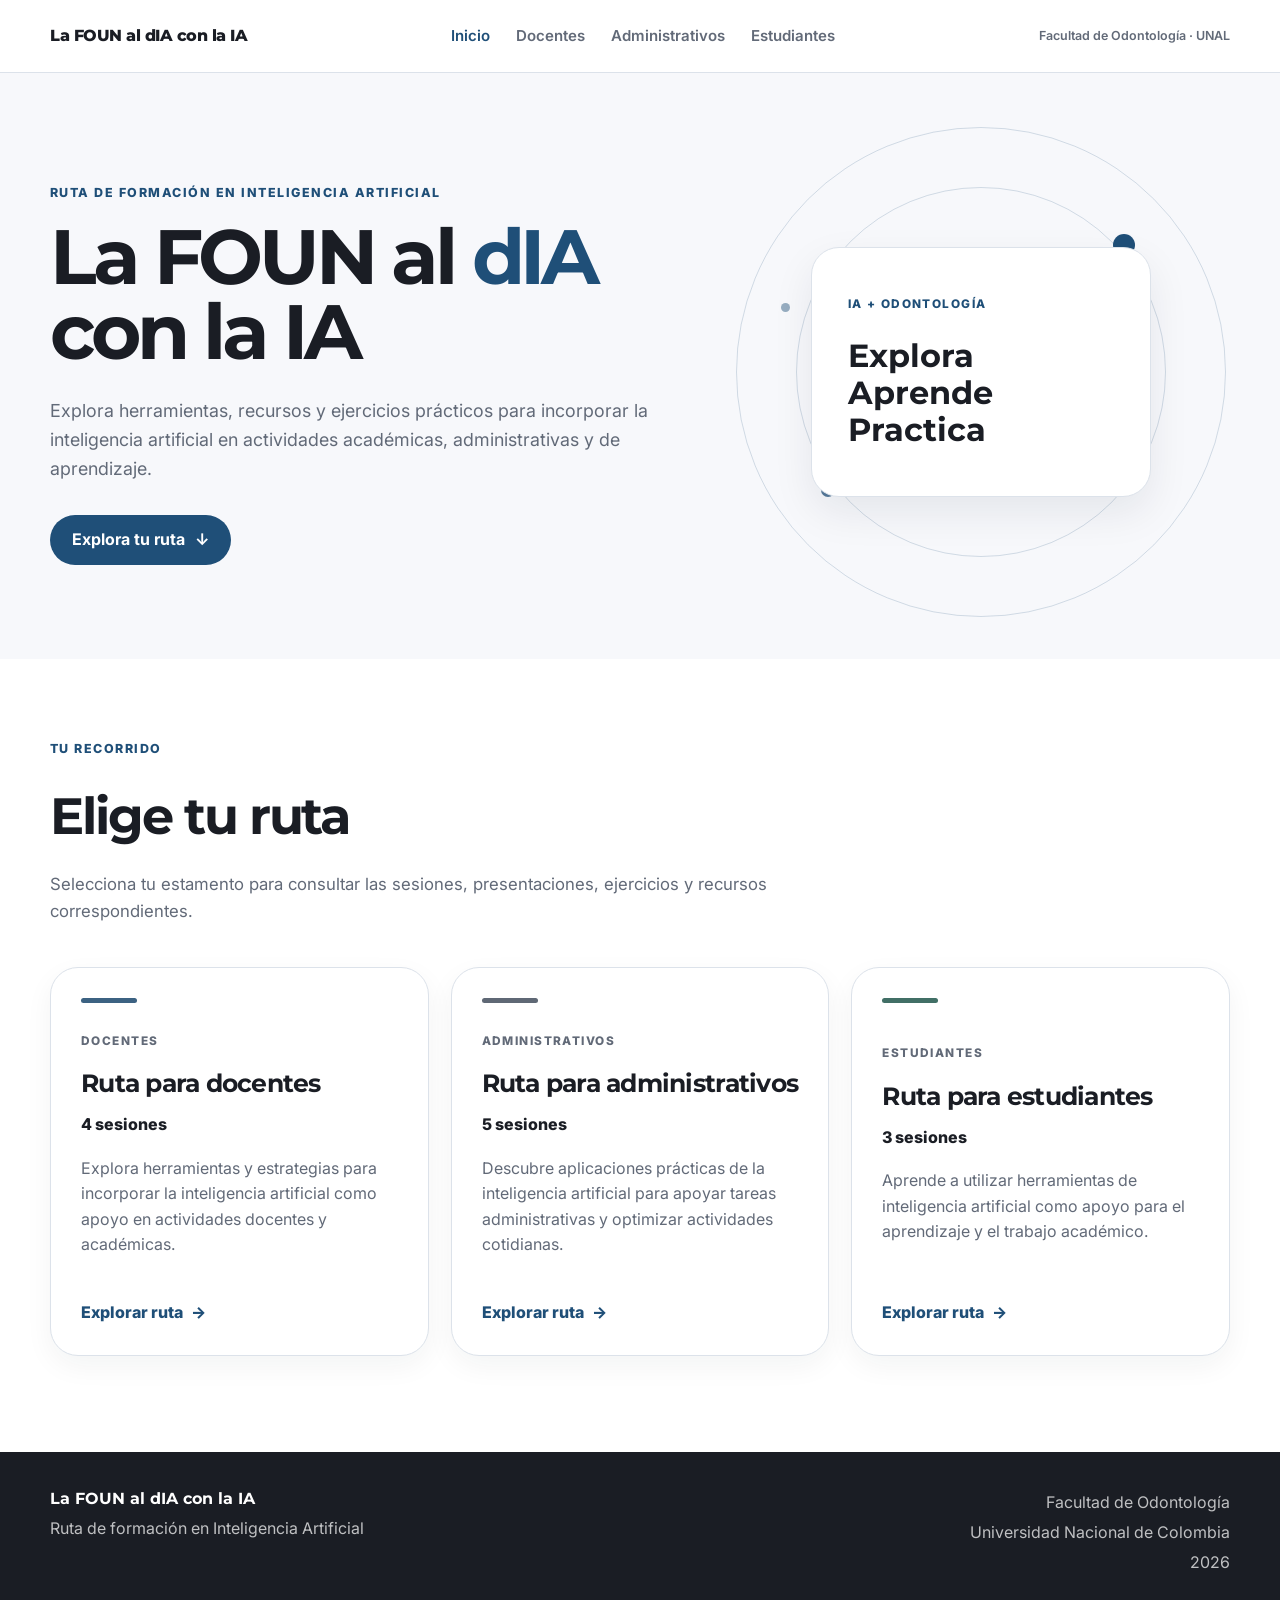
<file: index.html>
<!DOCTYPE html>
<html lang="es">
<head>
  <meta charset="UTF-8">
  <meta name="viewport" content="width=device-width, initial-scale=1.0">
  <meta name="description" content="Inicio - La FOUN al dIA con la IA">
  <title>Inicio | La FOUN al dIA con la IA</title>
  <link rel="preconnect" href="https://fonts.googleapis.com">
  <link rel="preconnect" href="https://fonts.gstatic.com" crossorigin>
  <link href="https://fonts.googleapis.com/css2?family=Inter:wght@400;500;600;700&family=Montserrat:wght@600;700;800&display=swap" rel="stylesheet">
  <link rel="stylesheet" href="styles.css">
</head>
<body>

<header class="site-header">
  <div class="container header-inner">
    <a class="brand" href="index.html"><span class="brand-main">La FOUN al dIA con la IA</span></a>
    <button class="menu-toggle" type="button" aria-expanded="false" aria-controls="main-nav">
      <span class="sr-only">Abrir menú</span><span></span><span></span><span></span>
    </button>
    <nav id="main-nav" class="main-nav" aria-label="Navegación principal">
      <a href="index.html" class='active'>Inicio</a>
      <a href="docentes.html" >Docentes</a>
      <a href="administrativos.html" >Administrativos</a>
      <a href="estudiantes.html" >Estudiantes</a>
    </nav>
    <div class="institution">Facultad de Odontología · UNAL</div>
  </div>
</header>

<main>
  <section id="inicio" class="hero">
    <div class="container hero-grid">
      <div class="hero-content">
        <span class="eyebrow">Ruta de formación en Inteligencia Artificial</span>
        <h1>La FOUN al <span>dIA</span> con la IA</h1>
        <p>Explora herramientas, recursos y ejercicios prácticos para incorporar la inteligencia artificial en actividades académicas, administrativas y de aprendizaje.</p>
        <a class="button button-primary" href="#rutas">Explora tu ruta <span aria-hidden="true">↓</span></a>
      </div>
      <div class="hero-visual" aria-hidden="true">
        <div class="visual-orbit orbit-one"></div>
        <div class="visual-orbit orbit-two"></div>
        <div class="visual-card visual-card-main">
          <span class="visual-kicker">IA + Odontología</span>
          <strong>Explora</strong><strong>Aprende</strong><strong>Practica</strong>
        </div>
        <div class="visual-dot dot-one"></div><div class="visual-dot dot-two"></div><div class="visual-dot dot-three"></div>
      </div>
    </div>
  </section>

  <section id="rutas" class="routes-section">
    <div class="container">
      <div class="section-heading">
        <span class="eyebrow">Tu recorrido</span>
        <h2>Elige tu ruta</h2>
        <p>Selecciona tu estamento para consultar las sesiones, presentaciones, ejercicios y recursos correspondientes.</p>
      </div>

      <div class="routes-grid">
        <article class="route-card route-docentes">
          <div><span class="route-label">DOCENTES</span><h3>Ruta para docentes</h3><p class="session-count">4 sesiones</p>
          <p>Explora herramientas y estrategias para incorporar la inteligencia artificial como apoyo en actividades docentes y académicas.</p></div>
          <a href="docentes.html" class="route-link">Explorar ruta <span>→</span></a>
        </article>

        <article class="route-card route-admin">
          <div><span class="route-label">ADMINISTRATIVOS</span><h3>Ruta para administrativos</h3><p class="session-count">5 sesiones</p>
          <p>Descubre aplicaciones prácticas de la inteligencia artificial para apoyar tareas administrativas y optimizar actividades cotidianas.</p></div>
          <a href="administrativos.html" class="route-link">Explorar ruta <span>→</span></a>
        </article>

        <article class="route-card route-estudiantes">
          <div><span class="route-label">ESTUDIANTES</span><h3>Ruta para estudiantes</h3><p class="session-count">3 sesiones</p>
          <p>Aprende a utilizar herramientas de inteligencia artificial como apoyo para el aprendizaje y el trabajo académico.</p></div>
          <a href="estudiantes.html" class="route-link">Explorar ruta <span>→</span></a>
        </article>
      </div>
    </div>
  </section>
</main>

<footer class="site-footer">
  <div class="container footer-inner">
    <div>
      <strong>La FOUN al dIA con la IA</strong>
      <p>Ruta de formación en Inteligencia Artificial</p>
    </div>
    <div class="footer-meta">
      <p>Facultad de Odontología</p>
      <p>Universidad Nacional de Colombia</p>
      <p>2026</p>
    </div>
  </div>
</footer>

<script src="site-config.js"></script>
<script src="main.js"></script>
</body></html>
</file>
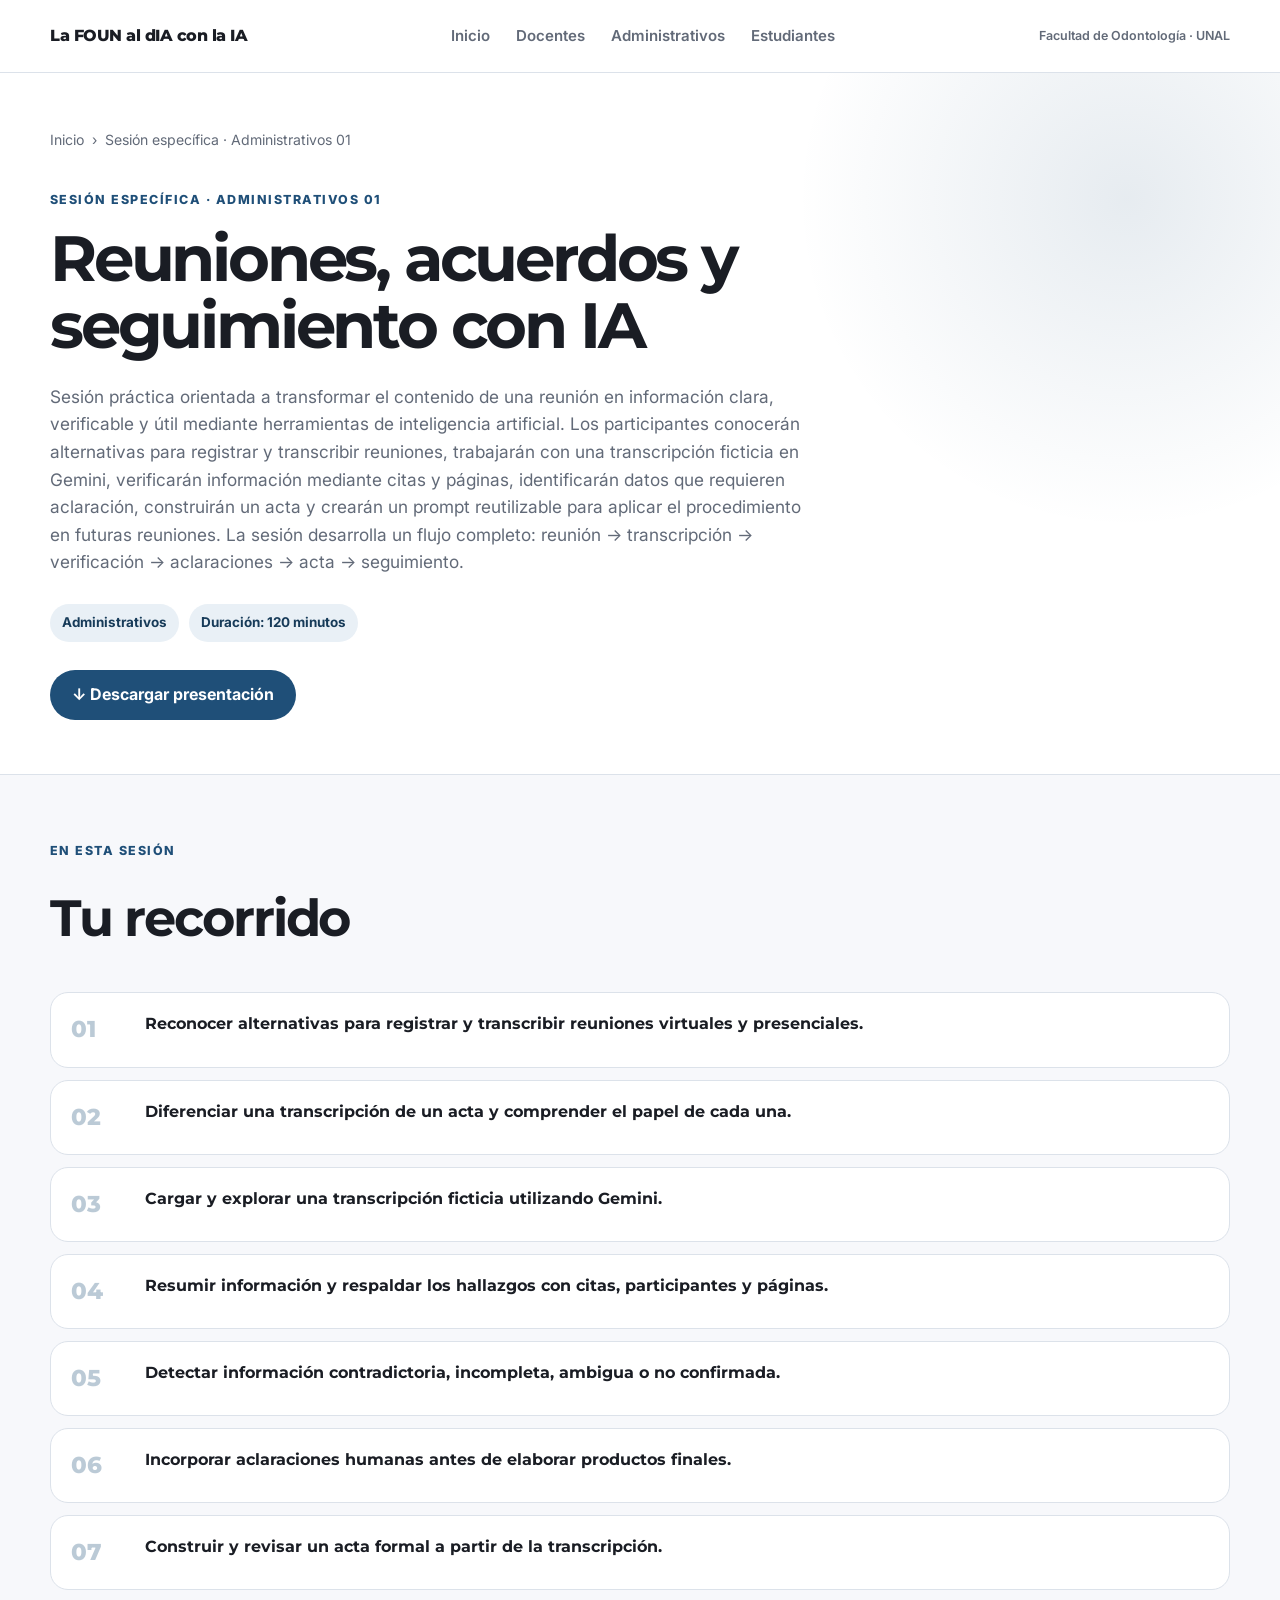
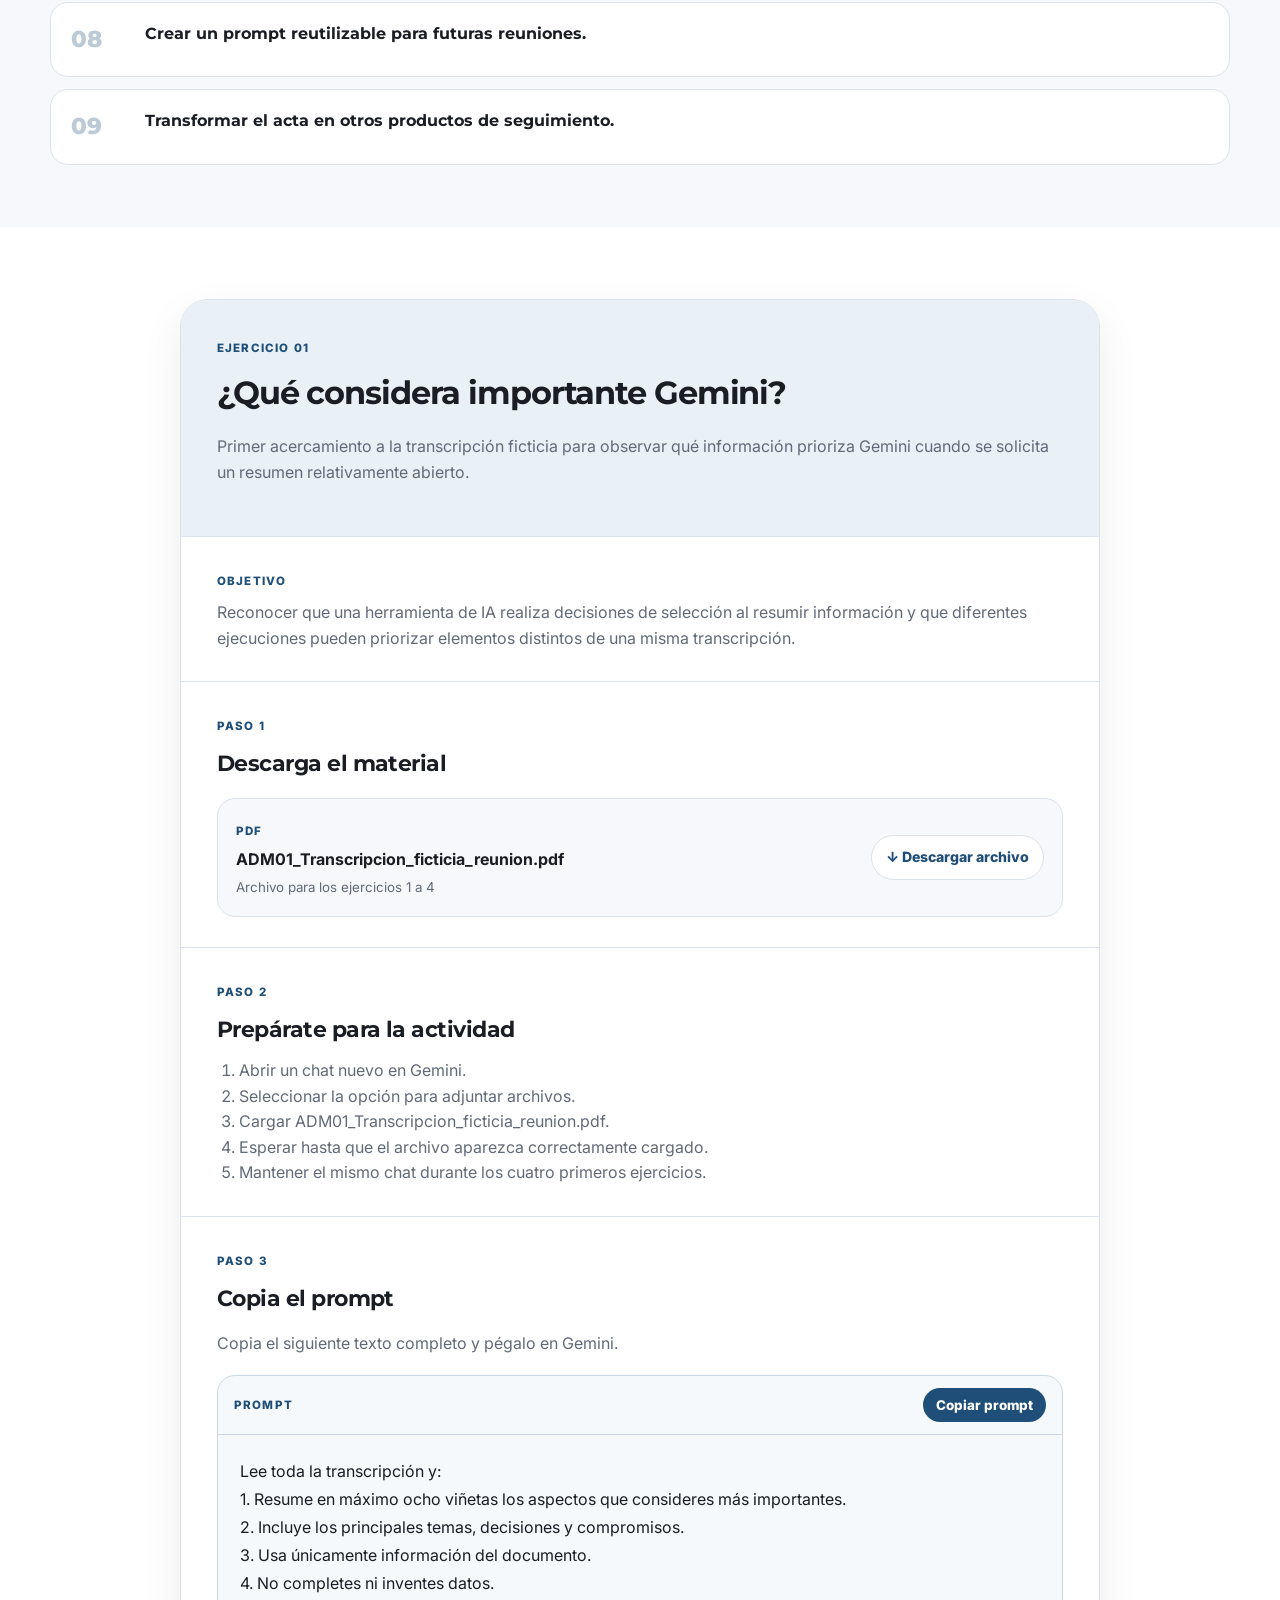
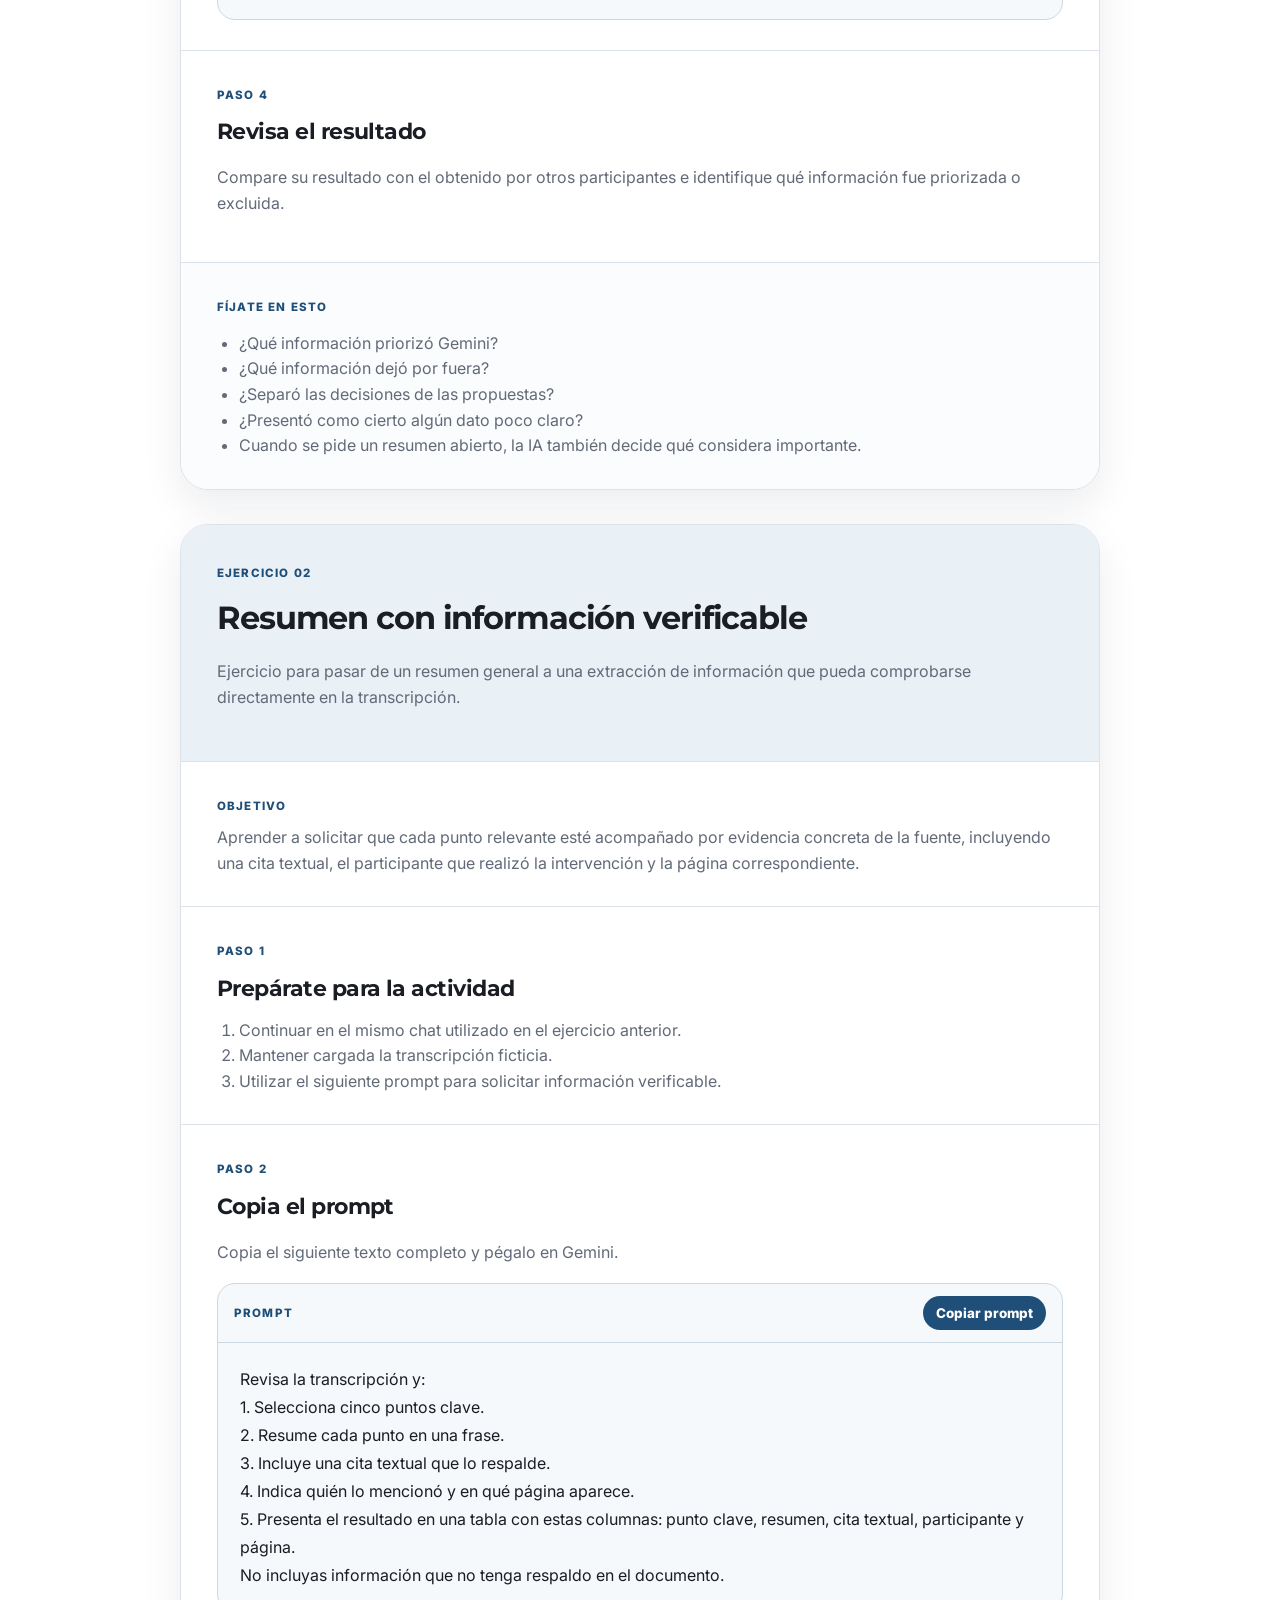
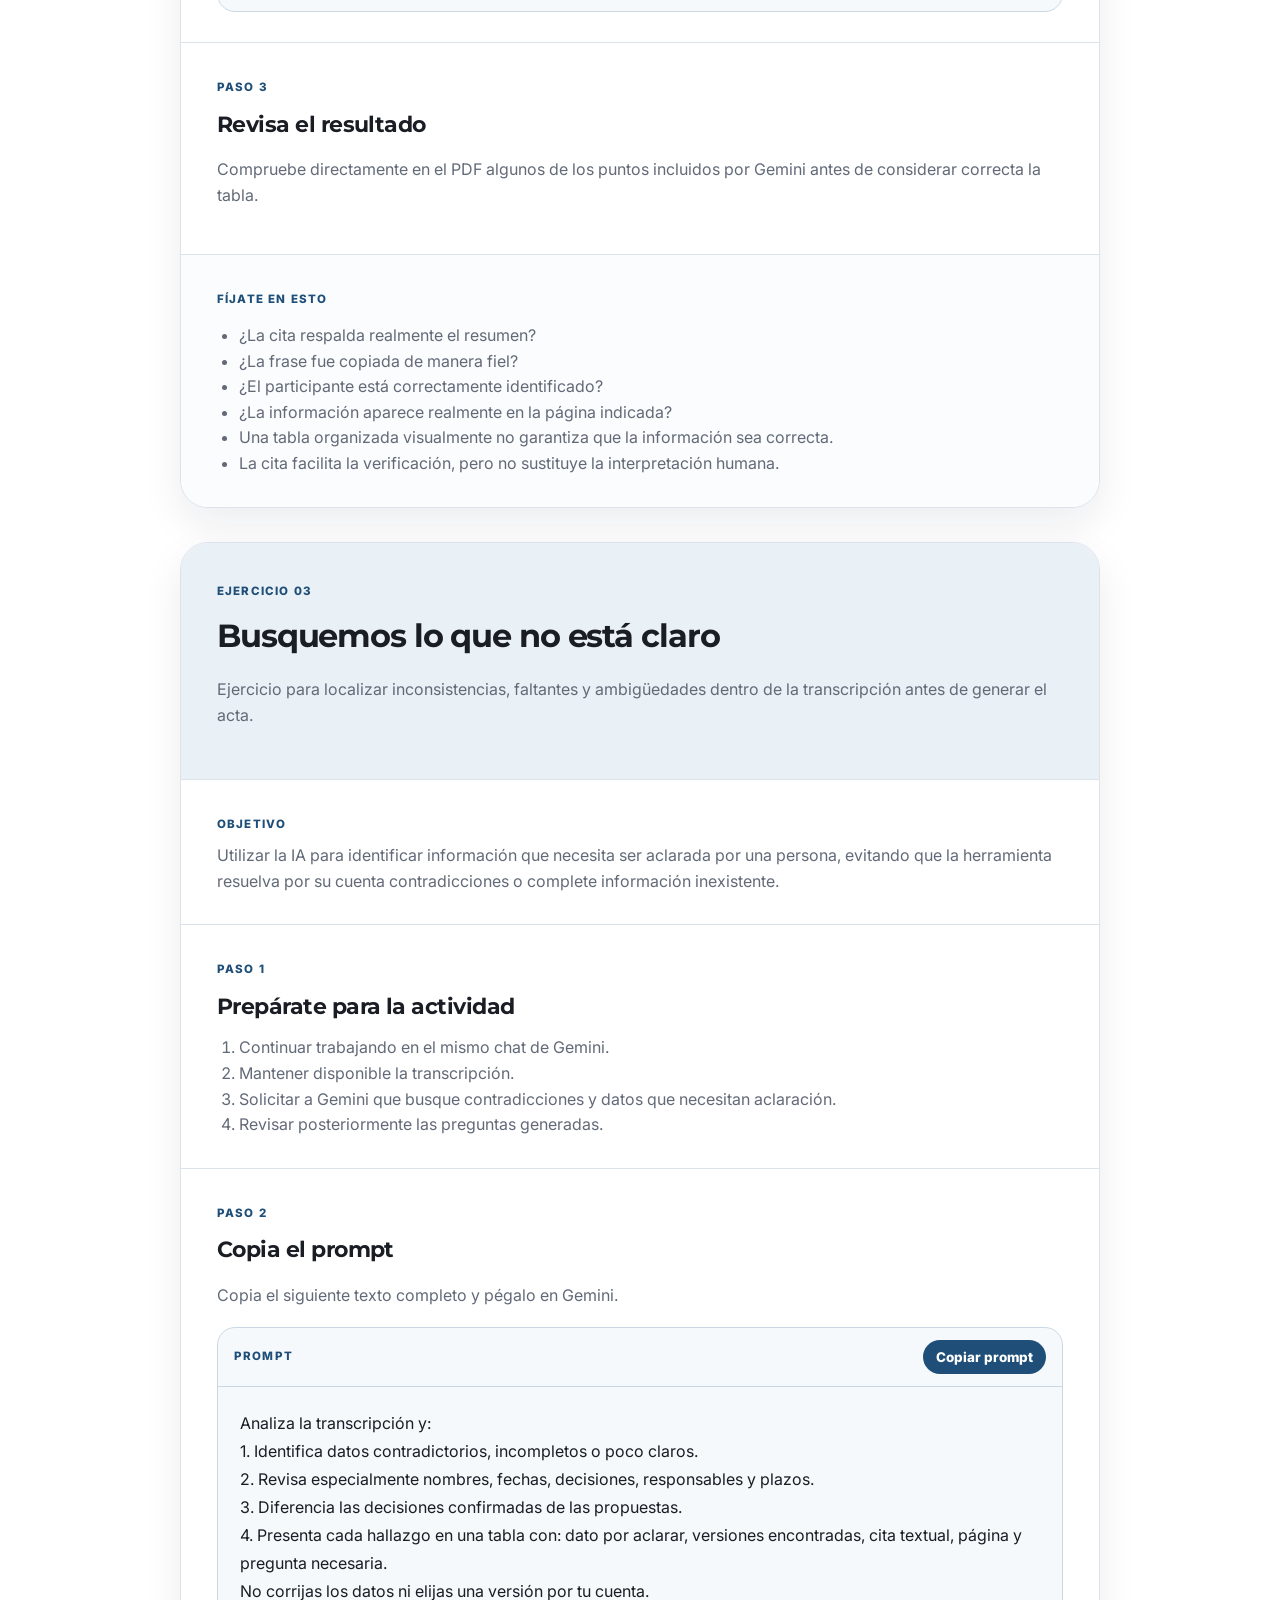
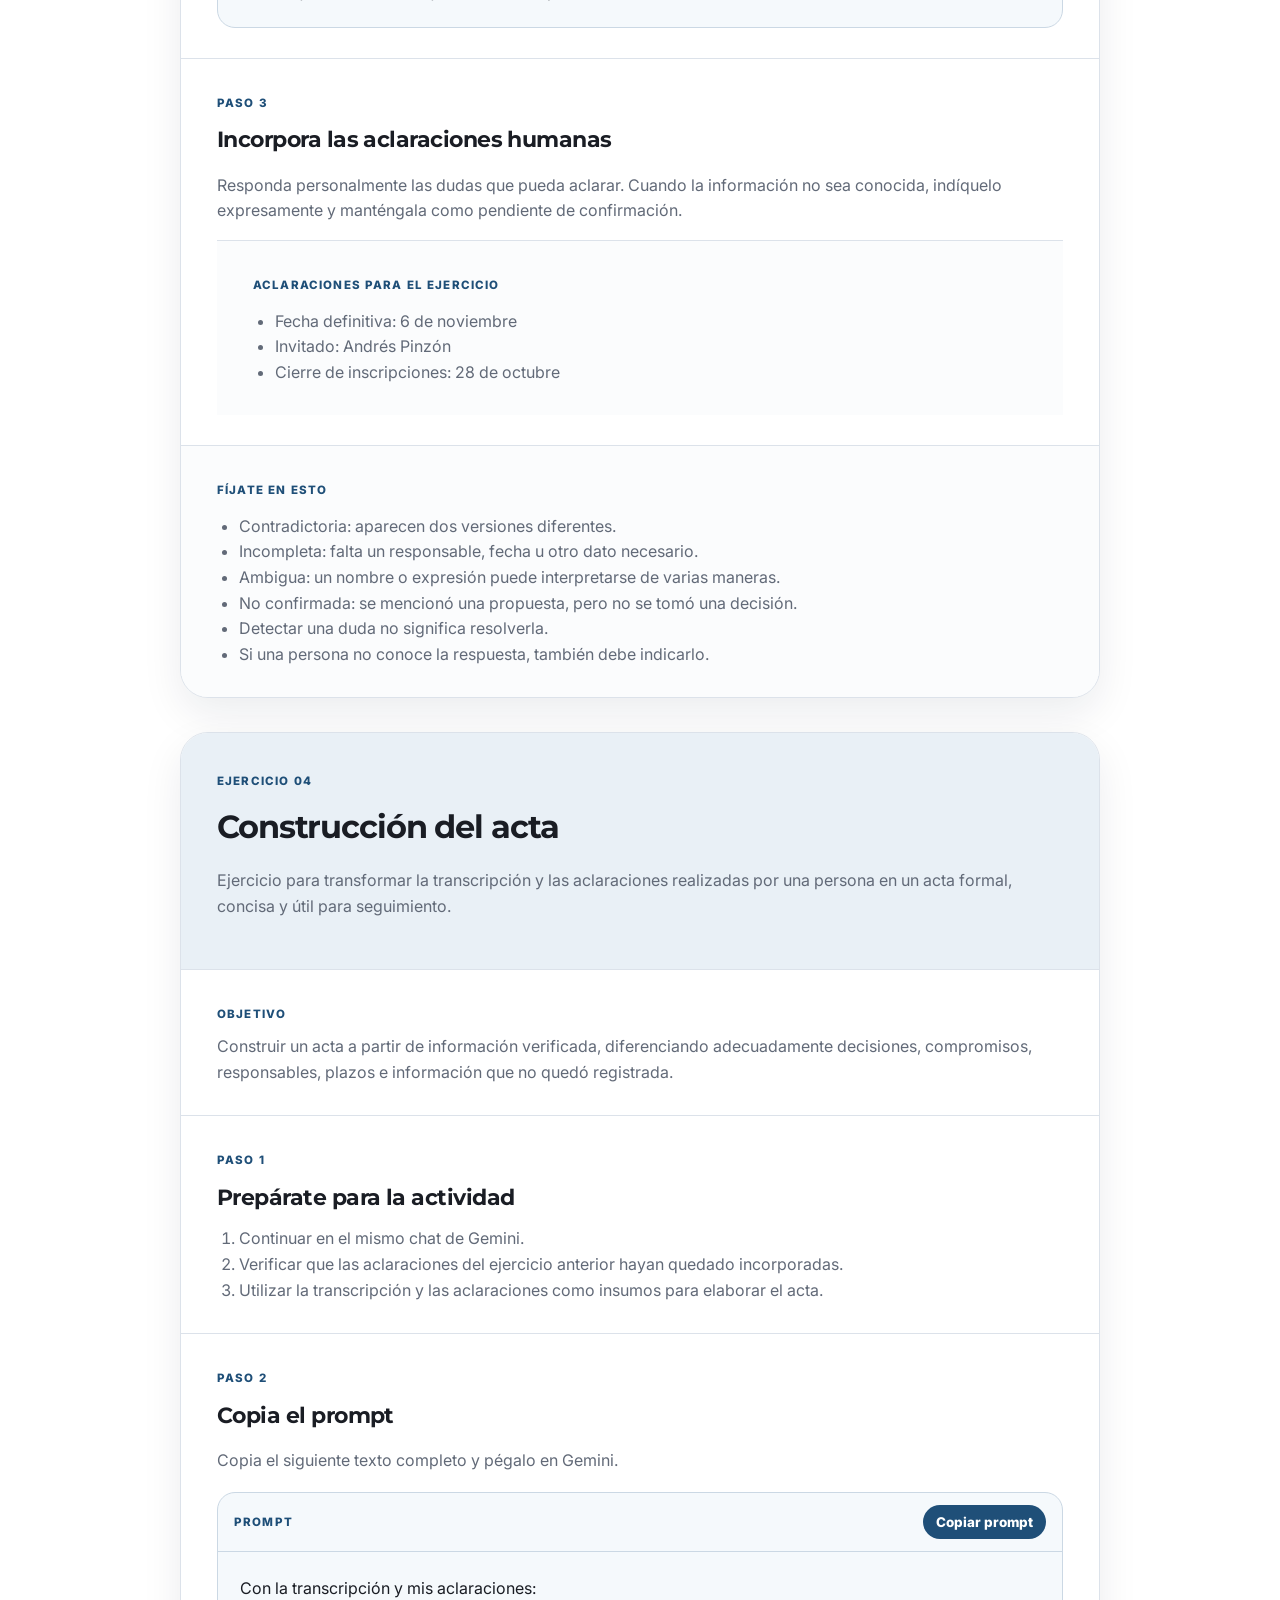
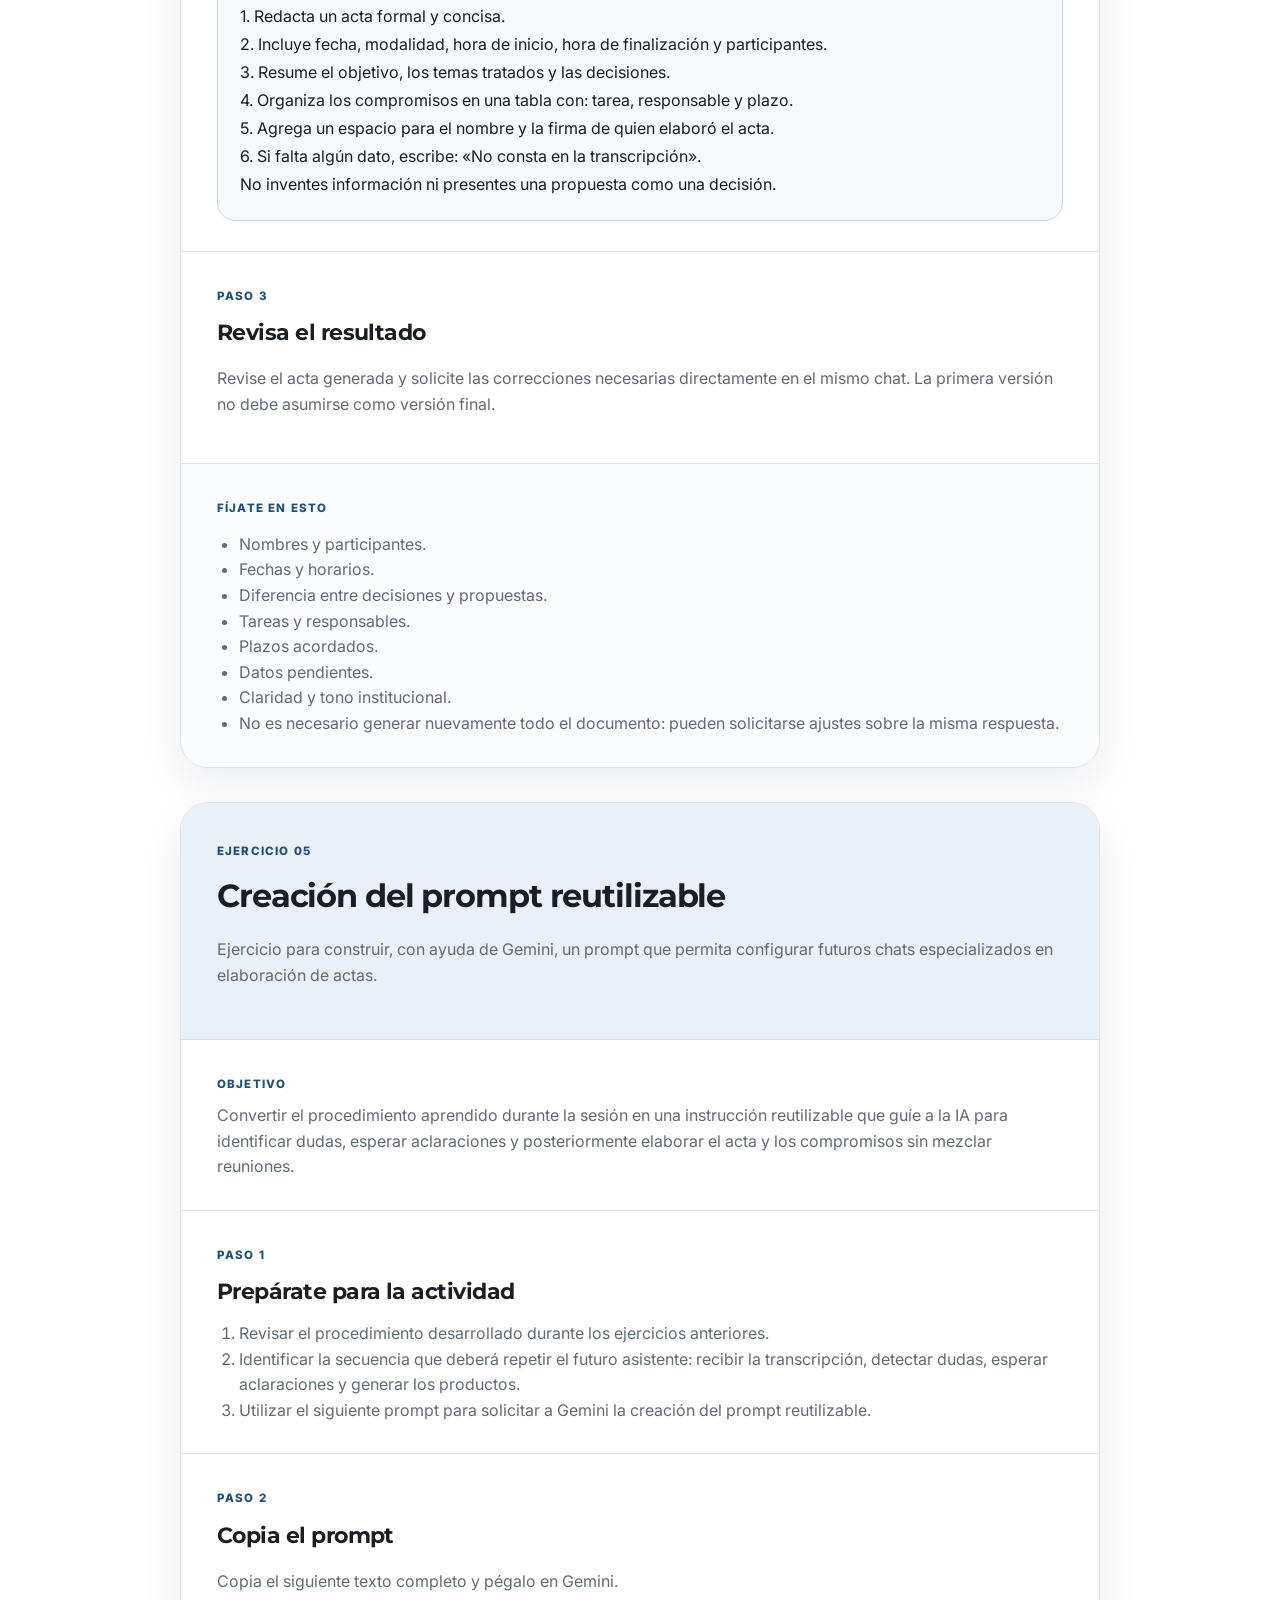
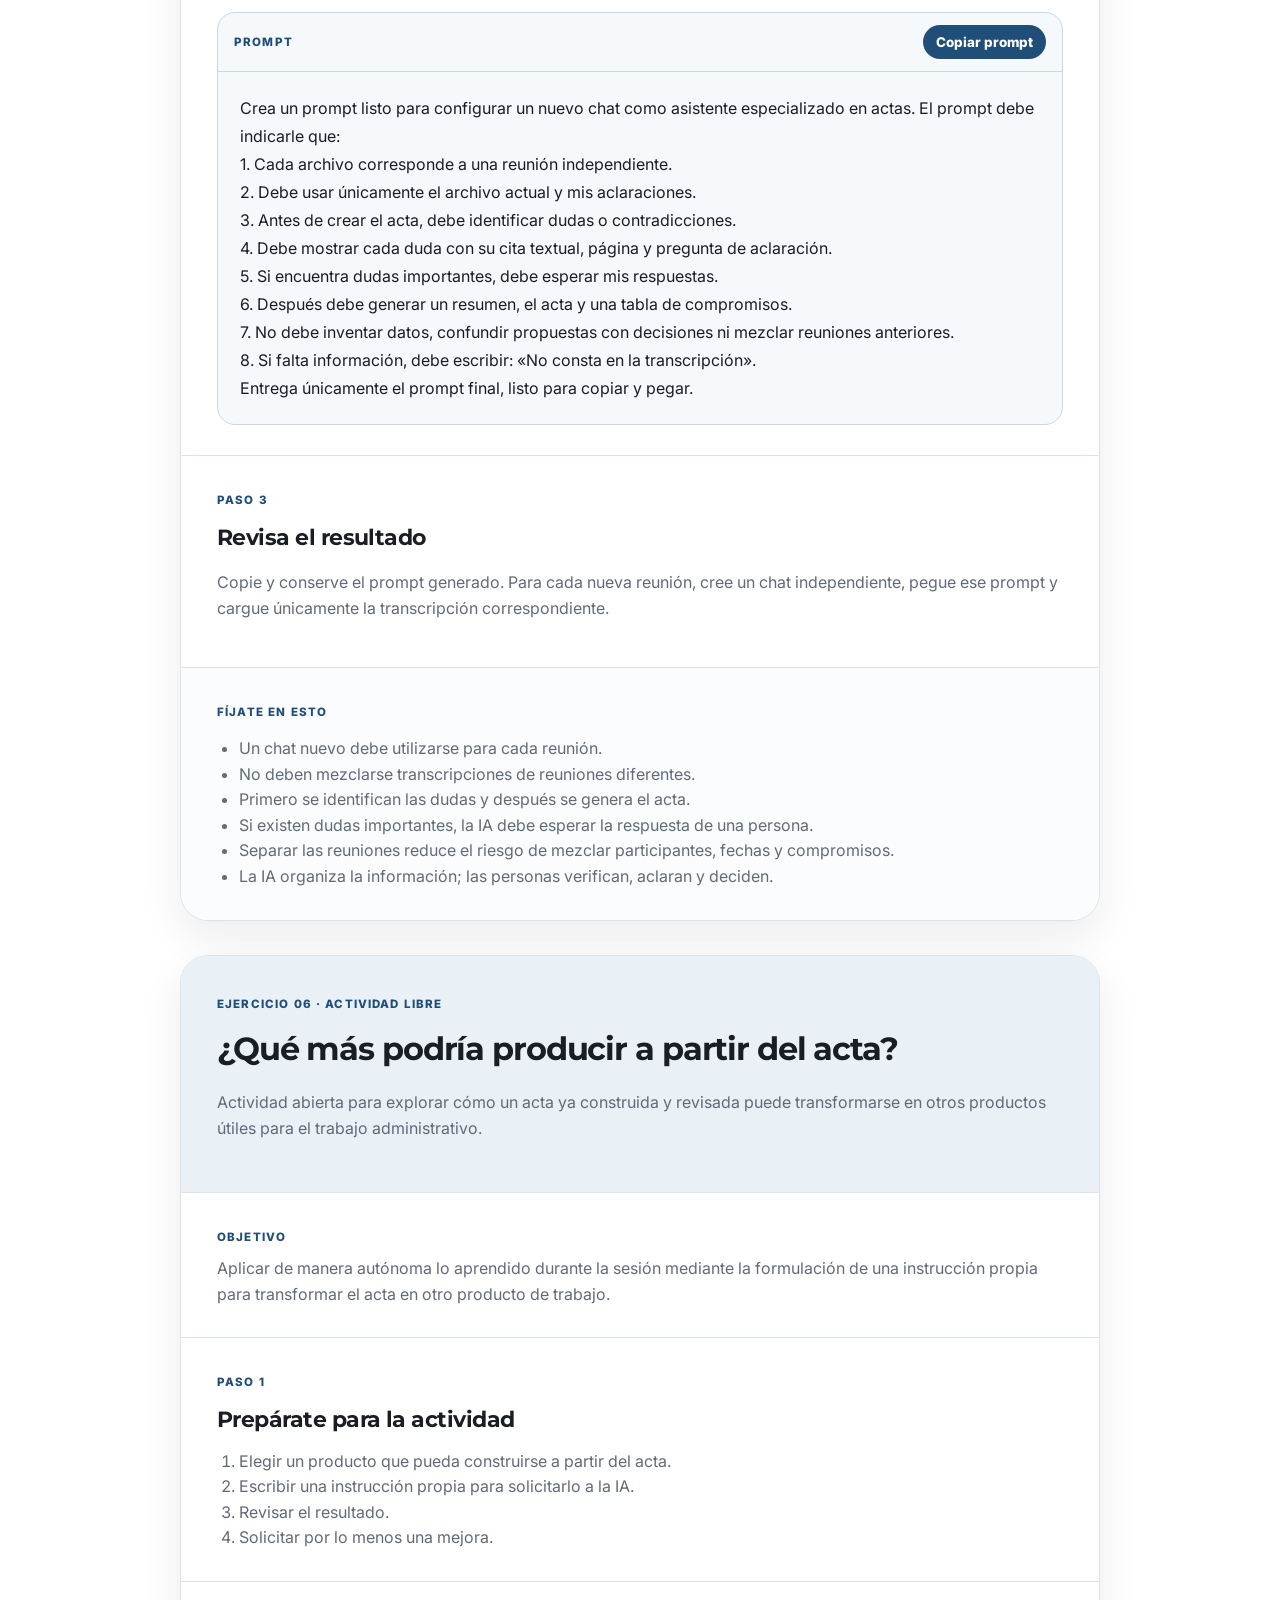
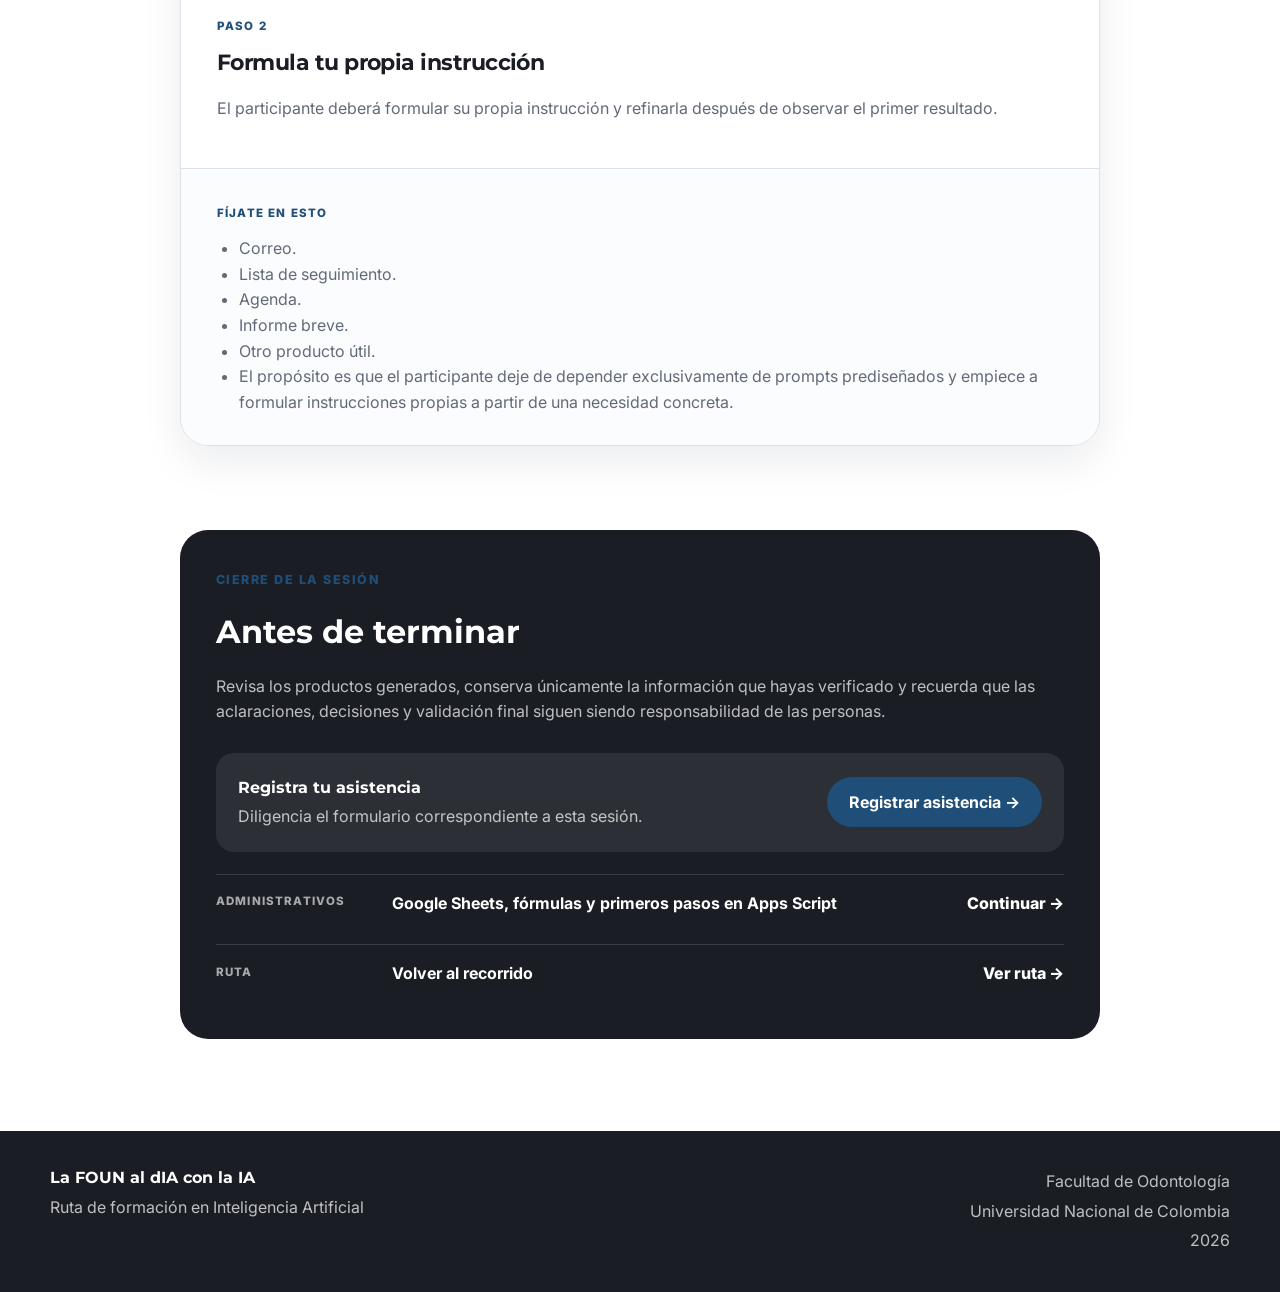
<file: administrativos-1.html>
<!DOCTYPE html><html lang="es"><head><meta charset="UTF-8"><meta name="viewport" content="width=device-width, initial-scale=1.0">
<meta name="description" content="Reuniones, acuerdos y seguimiento con IA - La FOUN al dIA con la IA"><title>Reuniones, acuerdos y seguimiento con IA | La FOUN al dIA con la IA</title>
<link rel="preconnect" href="https://fonts.googleapis.com"><link rel="preconnect" href="https://fonts.gstatic.com" crossorigin><link href="https://fonts.googleapis.com/css2?family=Inter:wght@400;500;600;700&family=Montserrat:wght@600;700;800&display=swap" rel="stylesheet"><link rel="stylesheet" href="styles.css"></head>
<body><header class="site-header"><div class="container header-inner"><a class="brand" href="index.html"><span class="brand-main">La FOUN al dIA con la IA</span></a><button class="menu-toggle" type="button" aria-expanded="false" aria-controls="main-nav"><span class="sr-only">Abrir menú</span><span></span><span></span><span></span></button><nav id="main-nav" class="main-nav" aria-label="Navegación principal"><a href="index.html">Inicio</a><a href="docentes.html">Docentes</a><a href="administrativos.html">Administrativos</a><a href="estudiantes.html">Estudiantes</a></nav><div class="institution">Facultad de Odontología · UNAL</div></div></header>
<main class="session-page" data-session-page="administrativos-1"><div id="locked-session-message" class="locked-page-message" hidden><div class="locked-page-card"><span class="locked-icon">🔒</span><span class="eyebrow">Sesión aún no disponible</span><h1 id="locked-session-title">Reuniones, acuerdos y seguimiento con IA</h1><p id="locked-session-date">Esta sesión se habilitará próximamente.</p><a href="index.html" class="button button-primary">Volver al inicio</a></div></div>
<div id="session-content"><section class="session-hero"><div class="container"><nav class="breadcrumbs"><a href="index.html">Inicio</a><span>›</span><span>Sesión específica · Administrativos 01</span></nav><span class="eyebrow">Sesión específica · Administrativos 01</span><h1>Reuniones, acuerdos y seguimiento con IA</h1><p>Sesión práctica orientada a transformar el contenido de una reunión en información clara, verificable y útil mediante herramientas de inteligencia artificial. Los participantes conocerán alternativas para registrar y transcribir reuniones, trabajarán con una transcripción ficticia en Gemini, verificarán información mediante citas y páginas, identificarán datos que requieren aclaración, construirán un acta y crearán un prompt reutilizable para aplicar el procedimiento en futuras reuniones. La sesión desarrolla un flujo completo: reunión → transcripción → verificación → aclaraciones → acta → seguimiento.</p><div class="session-hero-meta"><span>Administrativos</span><span>Duración: 120 minutos</span></div><a class="button button-primary" href="assets/presentations/S_ESP_ADM_1.pdf" download>↓ Descargar presentación</a></div></section>
<section class="session-outline"><div class="container"><div class="section-heading compact"><span class="eyebrow">En esta sesión</span><h2>Tu recorrido</h2></div><div class="outline-list"><div class="outline-item"><span>01</span><div><strong>Reconocer alternativas para registrar y transcribir reuniones virtuales y presenciales.</strong></div></div><div class="outline-item"><span>02</span><div><strong>Diferenciar una transcripción de un acta y comprender el papel de cada una.</strong></div></div><div class="outline-item"><span>03</span><div><strong>Cargar y explorar una transcripción ficticia utilizando Gemini.</strong></div></div><div class="outline-item"><span>04</span><div><strong>Resumir información y respaldar los hallazgos con citas, participantes y páginas.</strong></div></div><div class="outline-item"><span>05</span><div><strong>Detectar información contradictoria, incompleta, ambigua o no confirmada.</strong></div></div><div class="outline-item"><span>06</span><div><strong>Incorporar aclaraciones humanas antes de elaborar productos finales.</strong></div></div><div class="outline-item"><span>07</span><div><strong>Construir y revisar un acta formal a partir de la transcripción.</strong></div></div><div class="outline-item"><span>08</span><div><strong>Crear un prompt reutilizable para futuras reuniones.</strong></div></div><div class="outline-item"><span>09</span><div><strong>Transformar el acta en otros productos de seguimiento.</strong></div></div></div></div></section>
<section class="exercise-section"><div class="container exercise-stack"><article class="exercise-card"><header class="exercise-header"><span class="exercise-label">EJERCICIO 01</span><h2>¿Qué considera importante Gemini?</h2><p>Primer acercamiento a la transcripción ficticia para observar qué información prioriza Gemini cuando se solicita un resumen relativamente abierto.</p></header><div class="exercise-objective"><span class="step-kicker">Objetivo</span><p>Reconocer que una herramienta de IA realiza decisiones de selección al resumir información y que diferentes ejecuciones pueden priorizar elementos distintos de una misma transcripción.</p></div><div class="exercise-step"><span class="step-number">Paso 1</span><h3>Descarga el material</h3>
        <div class="download-list"><div class="download-card"><div><span class="file-type">PDF</span><strong>ADM01_Transcripcion_ficticia_reunion.pdf</strong><small>Archivo para los ejercicios 1 a 4</small></div>
        <a class="download-button" href="assets/files/ADM01_Transcripcion_ficticia_reunion.pdf" download>↓ Descargar archivo</a></div></div></div><div class="exercise-step"><span class="step-number">Paso 2</span><h3>Prepárate para la actividad</h3><ol><li>Abrir un chat nuevo en Gemini.</li><li>Seleccionar la opción para adjuntar archivos.</li><li>Cargar ADM01_Transcripcion_ficticia_reunion.pdf.</li><li>Esperar hasta que el archivo aparezca correctamente cargado.</li><li>Mantener el mismo chat durante los cuatro primeros ejercicios.</li></ol></div><div class="exercise-step"><span class="step-number">Paso 3</span><h3>Copia el prompt</h3><p>Copia el siguiente texto completo y pégalo en Gemini.</p>
        <div class="prompt-block"><div class="prompt-topbar"><span>PROMPT</span><button class="copy-prompt" type="button" data-copy-target="adm01-prompt-1">Copiar prompt</button></div><div id="adm01-prompt-1" class="prompt-text">Lee toda la transcripción y:
1. Resume en máximo ocho viñetas los aspectos que consideres más importantes.
2. Incluye los principales temas, decisiones y compromisos.
3. Usa únicamente información del documento.
4. No completes ni inventes datos.</div></div></div><div class="exercise-step"><span class="step-number">Paso 4</span><h3>Revisa el resultado</h3><p>Compare su resultado con el obtenido por otros participantes e identifique qué información fue priorizada o excluida.</p></div><aside class="reflection-box"><span class="step-kicker">Fíjate en esto</span><ul><li>¿Qué información priorizó Gemini?</li><li>¿Qué información dejó por fuera?</li><li>¿Separó las decisiones de las propuestas?</li><li>¿Presentó como cierto algún dato poco claro?</li><li>Cuando se pide un resumen abierto, la IA también decide qué considera importante.</li></ul></aside></article><article class="exercise-card"><header class="exercise-header"><span class="exercise-label">EJERCICIO 02</span><h2>Resumen con información verificable</h2><p>Ejercicio para pasar de un resumen general a una extracción de información que pueda comprobarse directamente en la transcripción.</p></header><div class="exercise-objective"><span class="step-kicker">Objetivo</span><p>Aprender a solicitar que cada punto relevante esté acompañado por evidencia concreta de la fuente, incluyendo una cita textual, el participante que realizó la intervención y la página correspondiente.</p></div><div class="exercise-step"><span class="step-number">Paso 1</span><h3>Prepárate para la actividad</h3><ol><li>Continuar en el mismo chat utilizado en el ejercicio anterior.</li><li>Mantener cargada la transcripción ficticia.</li><li>Utilizar el siguiente prompt para solicitar información verificable.</li></ol></div><div class="exercise-step"><span class="step-number">Paso 2</span><h3>Copia el prompt</h3><p>Copia el siguiente texto completo y pégalo en Gemini.</p>
        <div class="prompt-block"><div class="prompt-topbar"><span>PROMPT</span><button class="copy-prompt" type="button" data-copy-target="adm01-prompt-2">Copiar prompt</button></div><div id="adm01-prompt-2" class="prompt-text">Revisa la transcripción y:
1. Selecciona cinco puntos clave.
2. Resume cada punto en una frase.
3. Incluye una cita textual que lo respalde.
4. Indica quién lo mencionó y en qué página aparece.
5. Presenta el resultado en una tabla con estas columnas: punto clave, resumen, cita textual, participante y página.
No incluyas información que no tenga respaldo en el documento.</div></div></div><div class="exercise-step"><span class="step-number">Paso 3</span><h3>Revisa el resultado</h3><p>Compruebe directamente en el PDF algunos de los puntos incluidos por Gemini antes de considerar correcta la tabla.</p></div><aside class="reflection-box"><span class="step-kicker">Fíjate en esto</span><ul><li>¿La cita respalda realmente el resumen?</li><li>¿La frase fue copiada de manera fiel?</li><li>¿El participante está correctamente identificado?</li><li>¿La información aparece realmente en la página indicada?</li><li>Una tabla organizada visualmente no garantiza que la información sea correcta.</li><li>La cita facilita la verificación, pero no sustituye la interpretación humana.</li></ul></aside></article><article class="exercise-card"><header class="exercise-header"><span class="exercise-label">EJERCICIO 03</span><h2>Busquemos lo que no está claro</h2><p>Ejercicio para localizar inconsistencias, faltantes y ambigüedades dentro de la transcripción antes de generar el acta.</p></header><div class="exercise-objective"><span class="step-kicker">Objetivo</span><p>Utilizar la IA para identificar información que necesita ser aclarada por una persona, evitando que la herramienta resuelva por su cuenta contradicciones o complete información inexistente.</p></div><div class="exercise-step"><span class="step-number">Paso 1</span><h3>Prepárate para la actividad</h3><ol><li>Continuar trabajando en el mismo chat de Gemini.</li><li>Mantener disponible la transcripción.</li><li>Solicitar a Gemini que busque contradicciones y datos que necesitan aclaración.</li><li>Revisar posteriormente las preguntas generadas.</li></ol></div><div class="exercise-step"><span class="step-number">Paso 2</span><h3>Copia el prompt</h3><p>Copia el siguiente texto completo y pégalo en Gemini.</p>
        <div class="prompt-block"><div class="prompt-topbar"><span>PROMPT</span><button class="copy-prompt" type="button" data-copy-target="adm01-prompt-3">Copiar prompt</button></div><div id="adm01-prompt-3" class="prompt-text">Analiza la transcripción y:
1. Identifica datos contradictorios, incompletos o poco claros.
2. Revisa especialmente nombres, fechas, decisiones, responsables y plazos.
3. Diferencia las decisiones confirmadas de las propuestas.
4. Presenta cada hallazgo en una tabla con: dato por aclarar, versiones encontradas, cita textual, página y pregunta necesaria.
No corrijas los datos ni elijas una versión por tu cuenta.</div></div></div><div class="exercise-step"><span class="step-number">Paso 3</span><h3>Incorpora las aclaraciones humanas</h3><p>Responda personalmente las dudas que pueda aclarar. Cuando la información no sea conocida, indíquelo expresamente y manténgala como pendiente de confirmación.</p><div class="reflection-box"><span class="step-kicker">Aclaraciones para el ejercicio</span><ul><li>Fecha definitiva: 6 de noviembre</li><li>Invitado: Andrés Pinzón</li><li>Cierre de inscripciones: 28 de octubre</li></ul></div></div><aside class="reflection-box"><span class="step-kicker">Fíjate en esto</span><ul><li>Contradictoria: aparecen dos versiones diferentes.</li><li>Incompleta: falta un responsable, fecha u otro dato necesario.</li><li>Ambigua: un nombre o expresión puede interpretarse de varias maneras.</li><li>No confirmada: se mencionó una propuesta, pero no se tomó una decisión.</li><li>Detectar una duda no significa resolverla.</li><li>Si una persona no conoce la respuesta, también debe indicarlo.</li></ul></aside></article><article class="exercise-card"><header class="exercise-header"><span class="exercise-label">EJERCICIO 04</span><h2>Construcción del acta</h2><p>Ejercicio para transformar la transcripción y las aclaraciones realizadas por una persona en un acta formal, concisa y útil para seguimiento.</p></header><div class="exercise-objective"><span class="step-kicker">Objetivo</span><p>Construir un acta a partir de información verificada, diferenciando adecuadamente decisiones, compromisos, responsables, plazos e información que no quedó registrada.</p></div><div class="exercise-step"><span class="step-number">Paso 1</span><h3>Prepárate para la actividad</h3><ol><li>Continuar en el mismo chat de Gemini.</li><li>Verificar que las aclaraciones del ejercicio anterior hayan quedado incorporadas.</li><li>Utilizar la transcripción y las aclaraciones como insumos para elaborar el acta.</li></ol></div><div class="exercise-step"><span class="step-number">Paso 2</span><h3>Copia el prompt</h3><p>Copia el siguiente texto completo y pégalo en Gemini.</p>
        <div class="prompt-block"><div class="prompt-topbar"><span>PROMPT</span><button class="copy-prompt" type="button" data-copy-target="adm01-prompt-4">Copiar prompt</button></div><div id="adm01-prompt-4" class="prompt-text">Con la transcripción y mis aclaraciones:
1. Redacta un acta formal y concisa.
2. Incluye fecha, modalidad, hora de inicio, hora de finalización y participantes.
3. Resume el objetivo, los temas tratados y las decisiones.
4. Organiza los compromisos en una tabla con: tarea, responsable y plazo.
5. Agrega un espacio para el nombre y la firma de quien elaboró el acta.
6. Si falta algún dato, escribe: «No consta en la transcripción».
No inventes información ni presentes una propuesta como una decisión.</div></div></div><div class="exercise-step"><span class="step-number">Paso 3</span><h3>Revisa el resultado</h3><p>Revise el acta generada y solicite las correcciones necesarias directamente en el mismo chat. La primera versión no debe asumirse como versión final.</p></div><aside class="reflection-box"><span class="step-kicker">Fíjate en esto</span><ul><li>Nombres y participantes.</li><li>Fechas y horarios.</li><li>Diferencia entre decisiones y propuestas.</li><li>Tareas y responsables.</li><li>Plazos acordados.</li><li>Datos pendientes.</li><li>Claridad y tono institucional.</li><li>No es necesario generar nuevamente todo el documento: pueden solicitarse ajustes sobre la misma respuesta.</li></ul></aside></article><article class="exercise-card"><header class="exercise-header"><span class="exercise-label">EJERCICIO 05</span><h2>Creación del prompt reutilizable</h2><p>Ejercicio para construir, con ayuda de Gemini, un prompt que permita configurar futuros chats especializados en elaboración de actas.</p></header><div class="exercise-objective"><span class="step-kicker">Objetivo</span><p>Convertir el procedimiento aprendido durante la sesión en una instrucción reutilizable que guíe a la IA para identificar dudas, esperar aclaraciones y posteriormente elaborar el acta y los compromisos sin mezclar reuniones.</p></div><div class="exercise-step"><span class="step-number">Paso 1</span><h3>Prepárate para la actividad</h3><ol><li>Revisar el procedimiento desarrollado durante los ejercicios anteriores.</li><li>Identificar la secuencia que deberá repetir el futuro asistente: recibir la transcripción, detectar dudas, esperar aclaraciones y generar los productos.</li><li>Utilizar el siguiente prompt para solicitar a Gemini la creación del prompt reutilizable.</li></ol></div><div class="exercise-step"><span class="step-number">Paso 2</span><h3>Copia el prompt</h3><p>Copia el siguiente texto completo y pégalo en Gemini.</p>
        <div class="prompt-block"><div class="prompt-topbar"><span>PROMPT</span><button class="copy-prompt" type="button" data-copy-target="adm01-prompt-5">Copiar prompt</button></div><div id="adm01-prompt-5" class="prompt-text">Crea un prompt listo para configurar un nuevo chat como asistente especializado en actas. El prompt debe indicarle que:
1. Cada archivo corresponde a una reunión independiente.
2. Debe usar únicamente el archivo actual y mis aclaraciones.
3. Antes de crear el acta, debe identificar dudas o contradicciones.
4. Debe mostrar cada duda con su cita textual, página y pregunta de aclaración.
5. Si encuentra dudas importantes, debe esperar mis respuestas.
6. Después debe generar un resumen, el acta y una tabla de compromisos.
7. No debe inventar datos, confundir propuestas con decisiones ni mezclar reuniones anteriores.
8. Si falta información, debe escribir: «No consta en la transcripción».
Entrega únicamente el prompt final, listo para copiar y pegar.</div></div></div><div class="exercise-step"><span class="step-number">Paso 3</span><h3>Revisa el resultado</h3><p>Copie y conserve el prompt generado. Para cada nueva reunión, cree un chat independiente, pegue ese prompt y cargue únicamente la transcripción correspondiente.</p></div><aside class="reflection-box"><span class="step-kicker">Fíjate en esto</span><ul><li>Un chat nuevo debe utilizarse para cada reunión.</li><li>No deben mezclarse transcripciones de reuniones diferentes.</li><li>Primero se identifican las dudas y después se genera el acta.</li><li>Si existen dudas importantes, la IA debe esperar la respuesta de una persona.</li><li>Separar las reuniones reduce el riesgo de mezclar participantes, fechas y compromisos.</li><li>La IA organiza la información; las personas verifican, aclaran y deciden.</li></ul></aside></article><article class="exercise-card"><header class="exercise-header"><span class="exercise-label">EJERCICIO 06 · ACTIVIDAD LIBRE</span><h2>¿Qué más podría producir a partir del acta?</h2><p>Actividad abierta para explorar cómo un acta ya construida y revisada puede transformarse en otros productos útiles para el trabajo administrativo.</p></header><div class="exercise-objective"><span class="step-kicker">Objetivo</span><p>Aplicar de manera autónoma lo aprendido durante la sesión mediante la formulación de una instrucción propia para transformar el acta en otro producto de trabajo.</p></div><div class="exercise-step"><span class="step-number">Paso 1</span><h3>Prepárate para la actividad</h3><ol><li>Elegir un producto que pueda construirse a partir del acta.</li><li>Escribir una instrucción propia para solicitarlo a la IA.</li><li>Revisar el resultado.</li><li>Solicitar por lo menos una mejora.</li></ol></div><div class="exercise-step"><span class="step-number">Paso 2</span><h3>Formula tu propia instrucción</h3><p>El participante deberá formular su propia instrucción y refinarla después de observar el primer resultado.</p></div><aside class="reflection-box"><span class="step-kicker">Fíjate en esto</span><ul><li>Correo.</li><li>Lista de seguimiento.</li><li>Agenda.</li><li>Informe breve.</li><li>Otro producto útil.</li><li>El propósito es que el participante deje de depender exclusivamente de prompts prediseñados y empiece a formular instrucciones propias a partir de una necesidad concreta.</li></ul></aside></article></div></section>
<section class="session-close"><div class="container"><div class="close-card"><span class="eyebrow">Cierre de la sesión</span><h2>Antes de terminar</h2><p>Revisa los productos generados, conserva únicamente la información que hayas verificado y recuerda que las aclaraciones, decisiones y validación final siguen siendo responsabilidad de las personas.</p><div class="attendance-box"><div><strong>Registra tu asistencia</strong><p>Diligencia el formulario correspondiente a esta sesión.</p></div><a class="button button-primary" href="https://forms.gle/cXAoyrAXGrskuVTp6" target="_blank" rel="noopener">Registrar asistencia →</a></div><div class="continue-options" id="continue-options"></div></div></div></section></div></main>
<footer class="site-footer"><div class="container footer-inner"><div><strong>La FOUN al dIA con la IA</strong><p>Ruta de formación en Inteligencia Artificial</p></div><div class="footer-meta"><p>Facultad de Odontología</p><p>Universidad Nacional de Colombia</p><p>2026</p></div></div></footer><script src="site-config.js"></script><script src="main.js"></script></body></html>
</file>
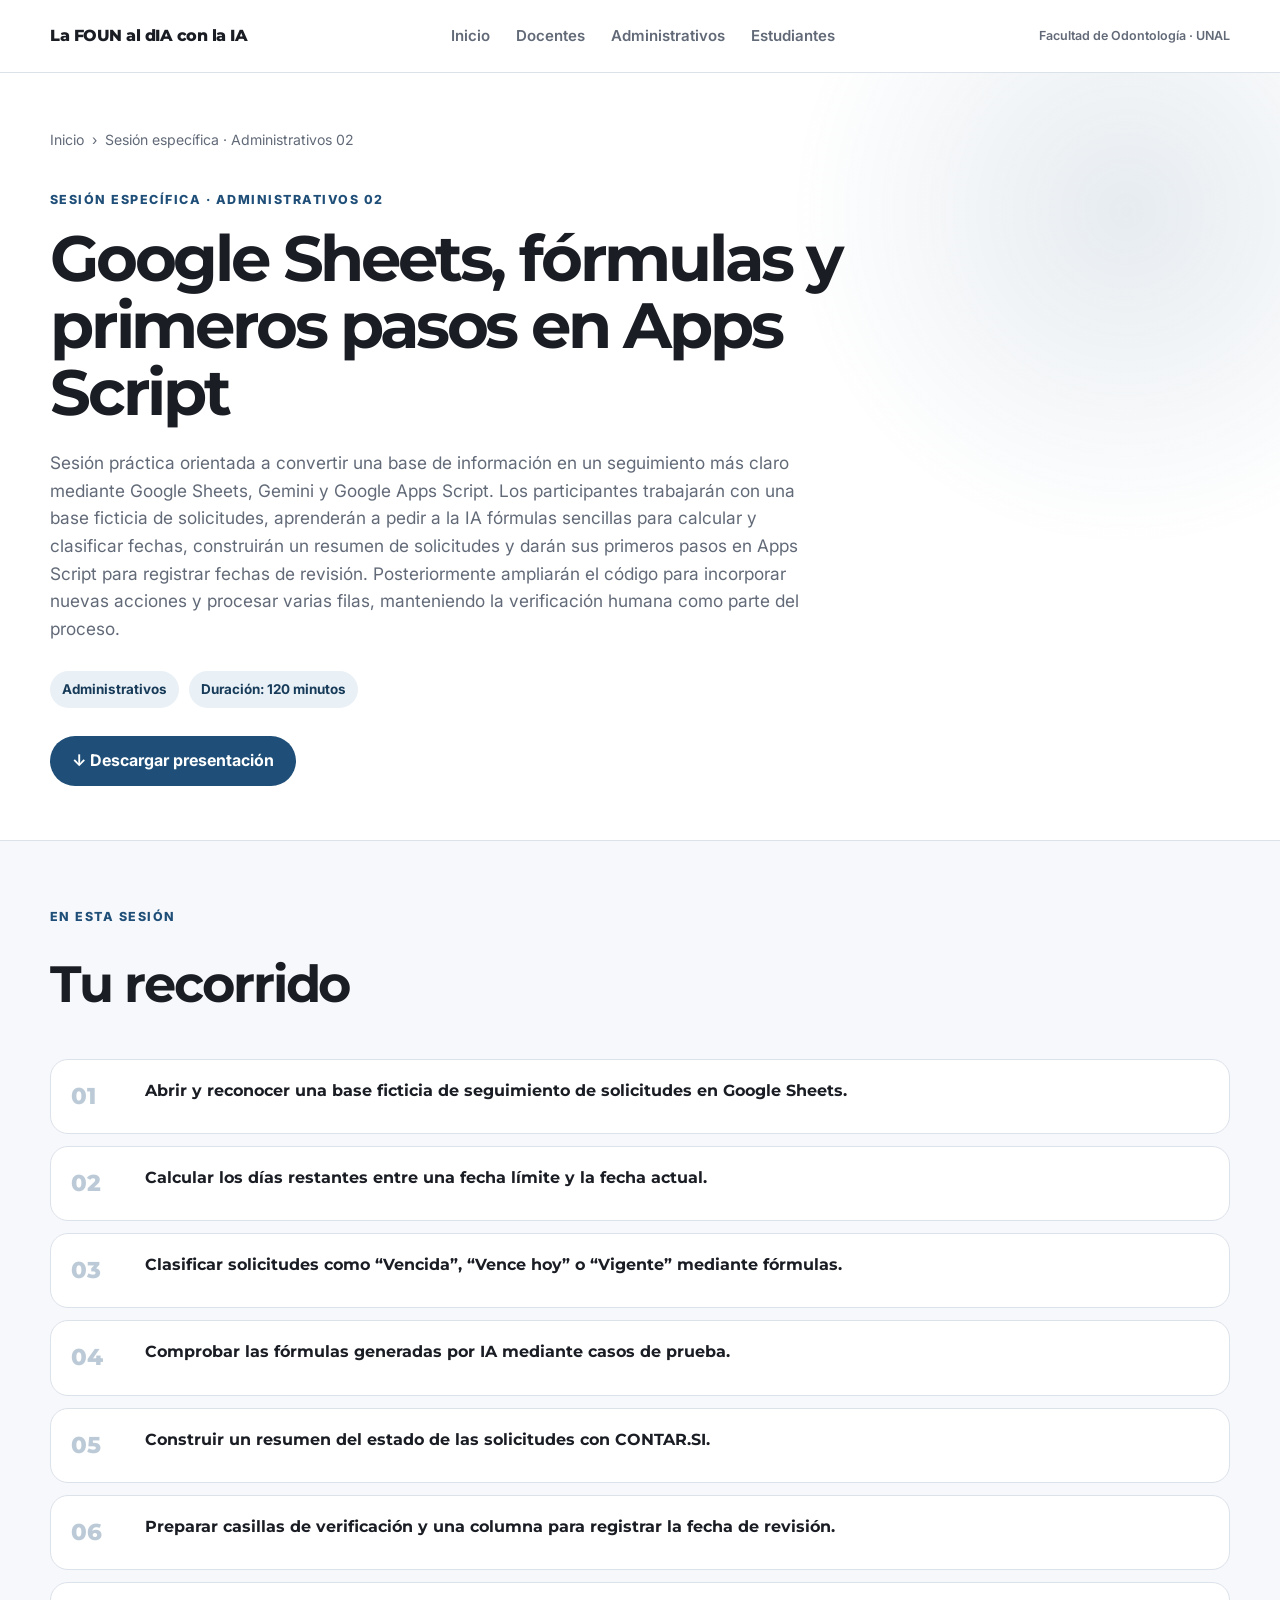
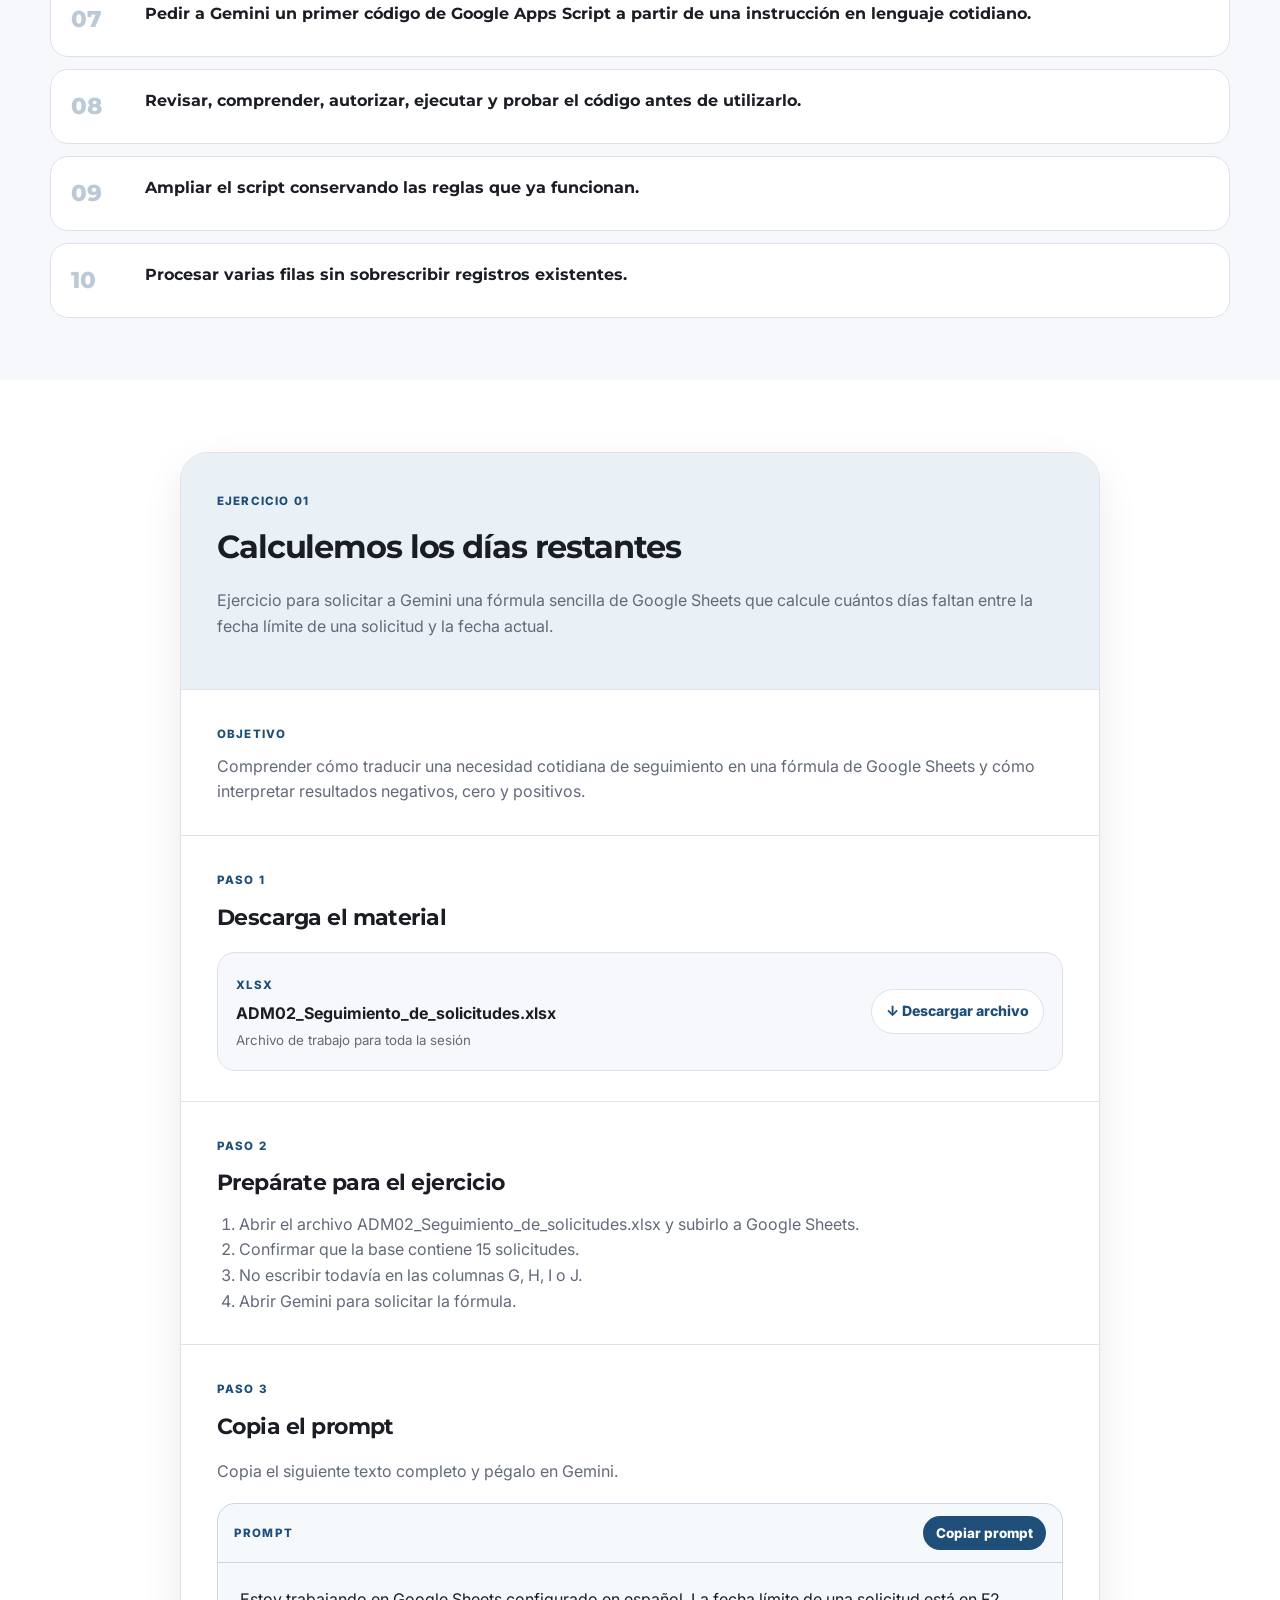
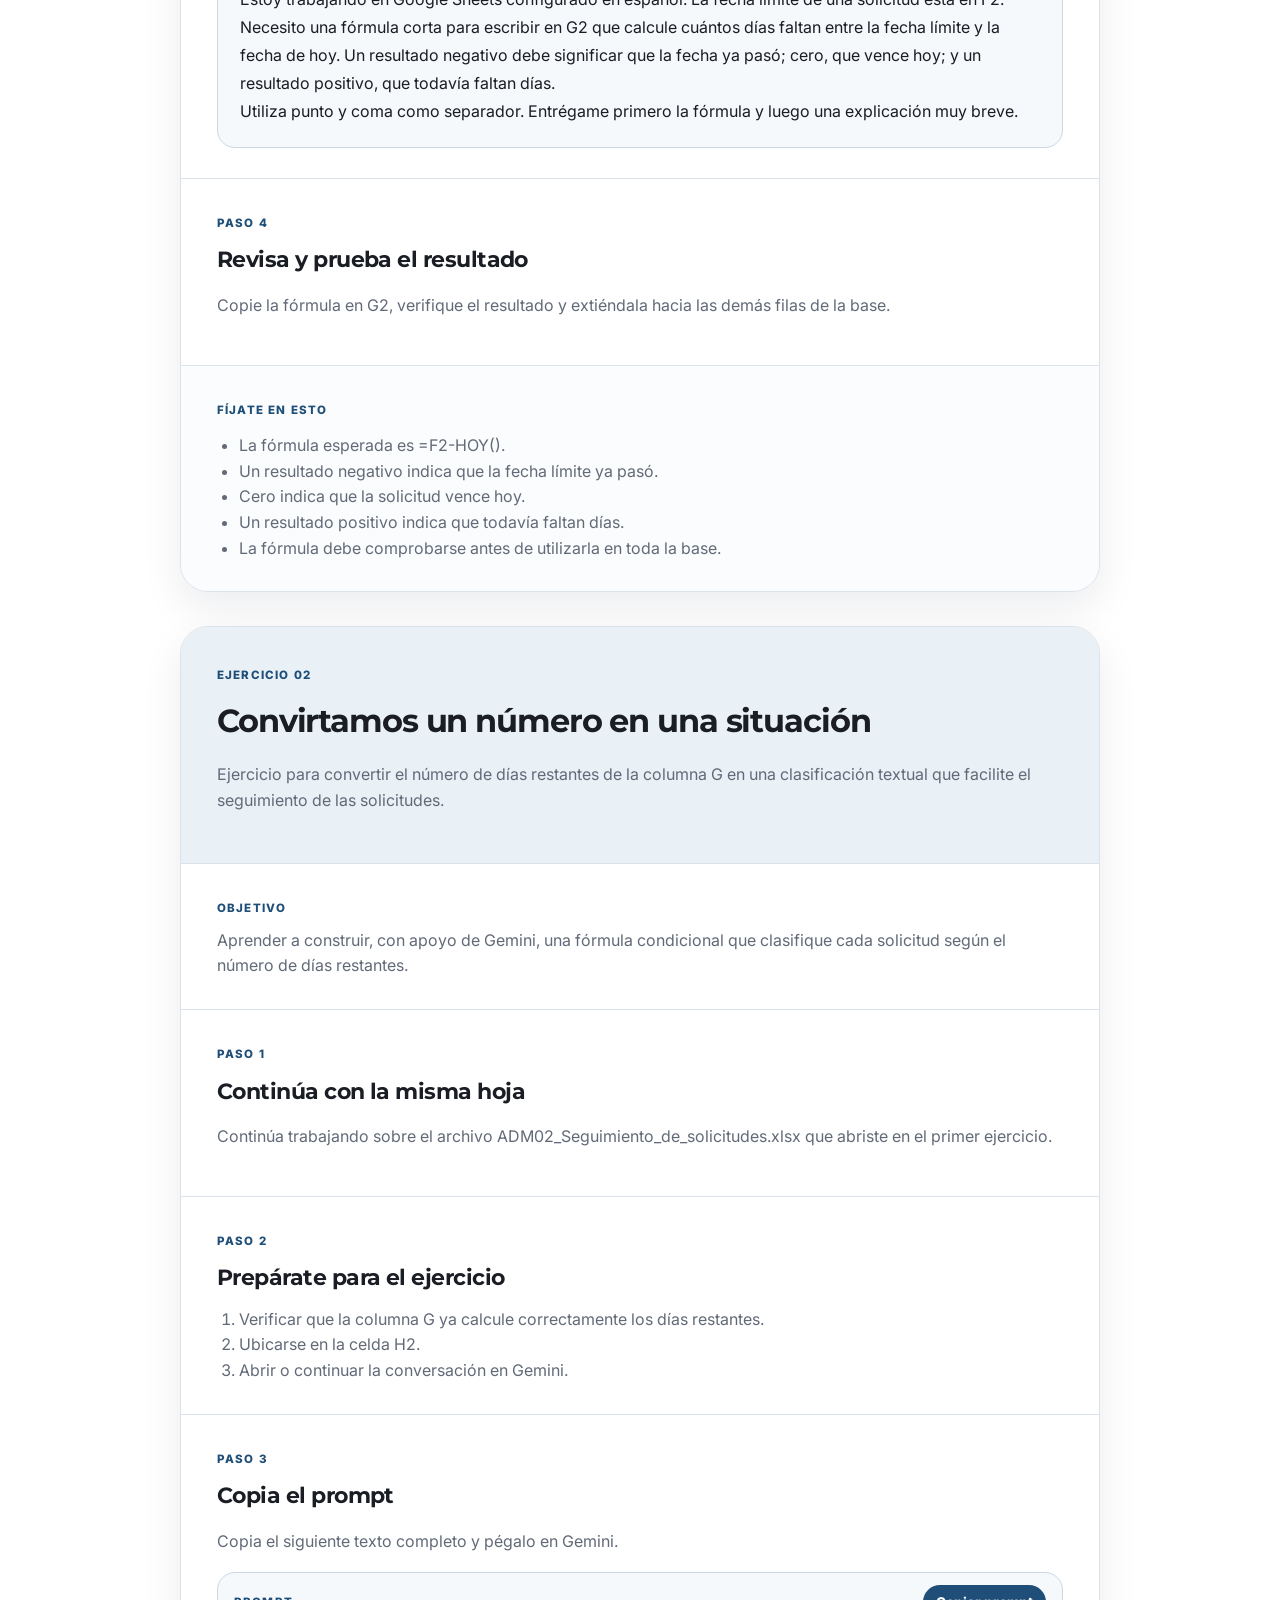
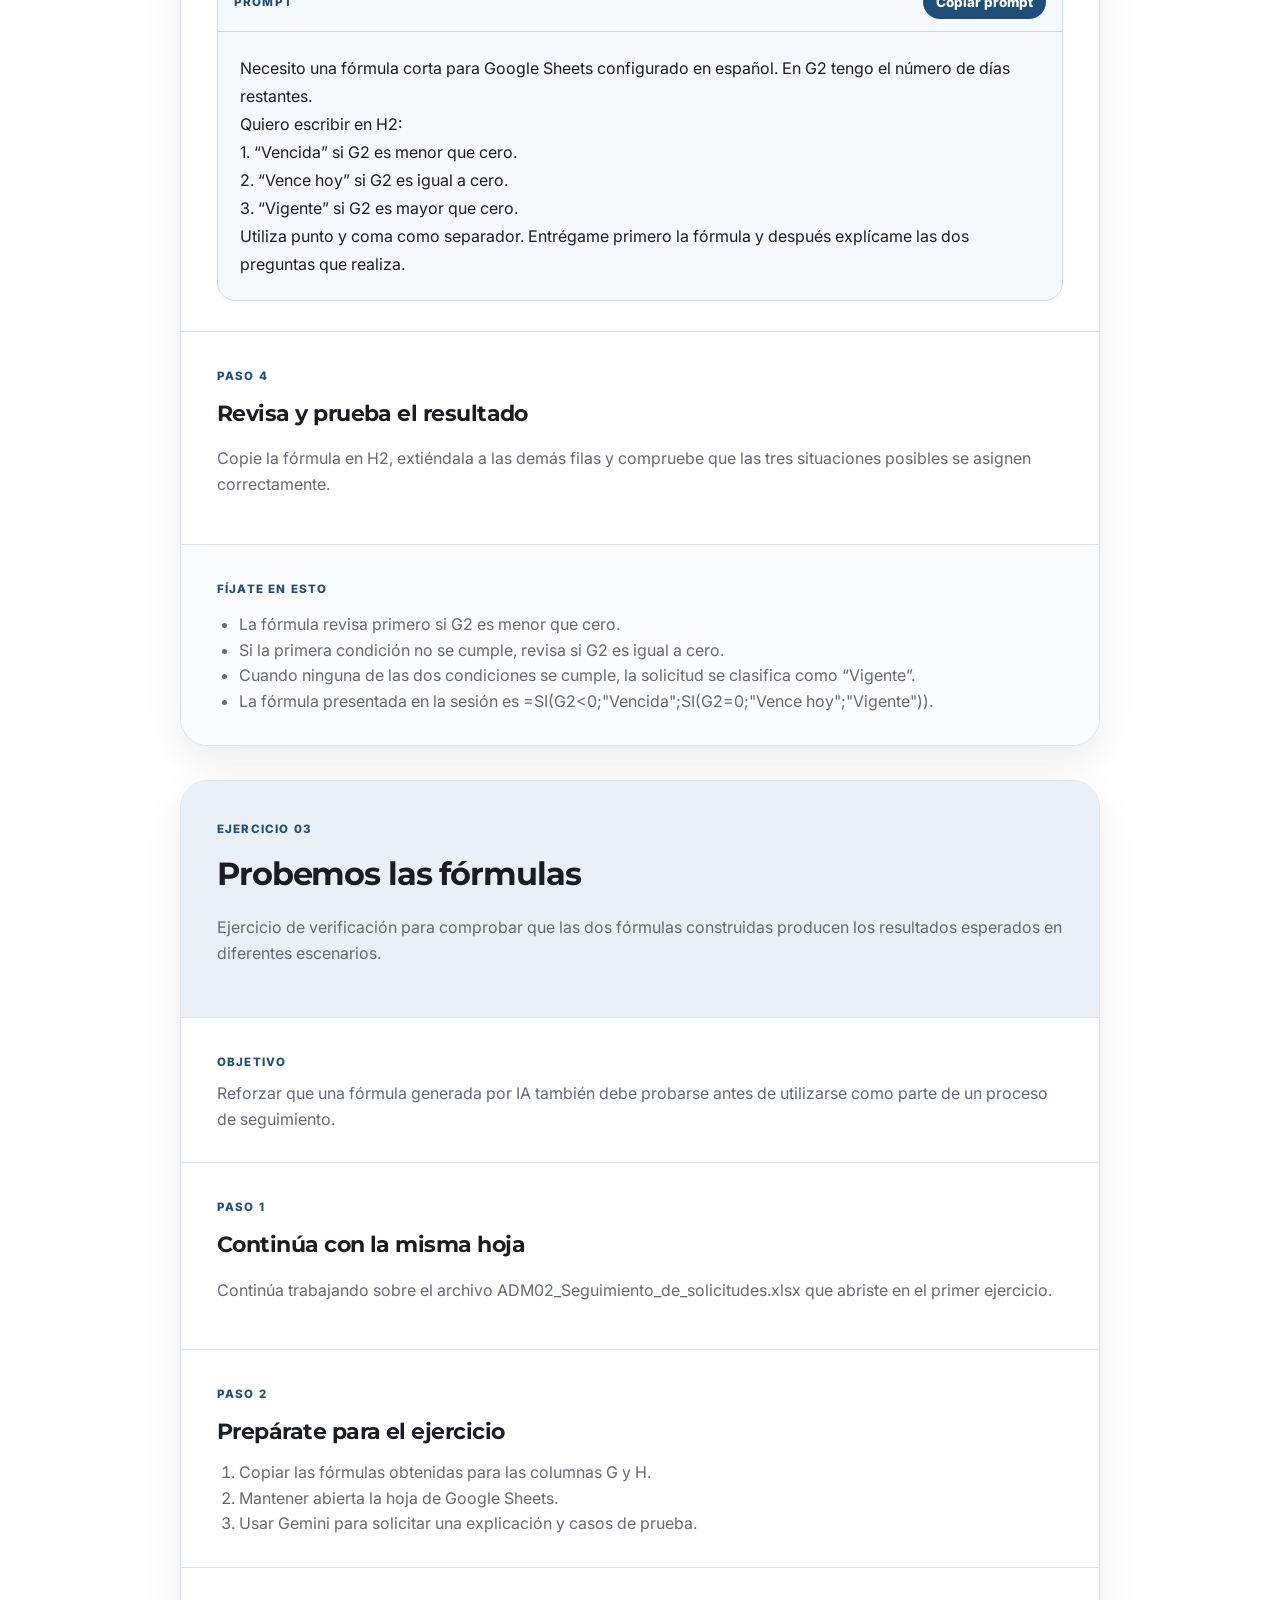
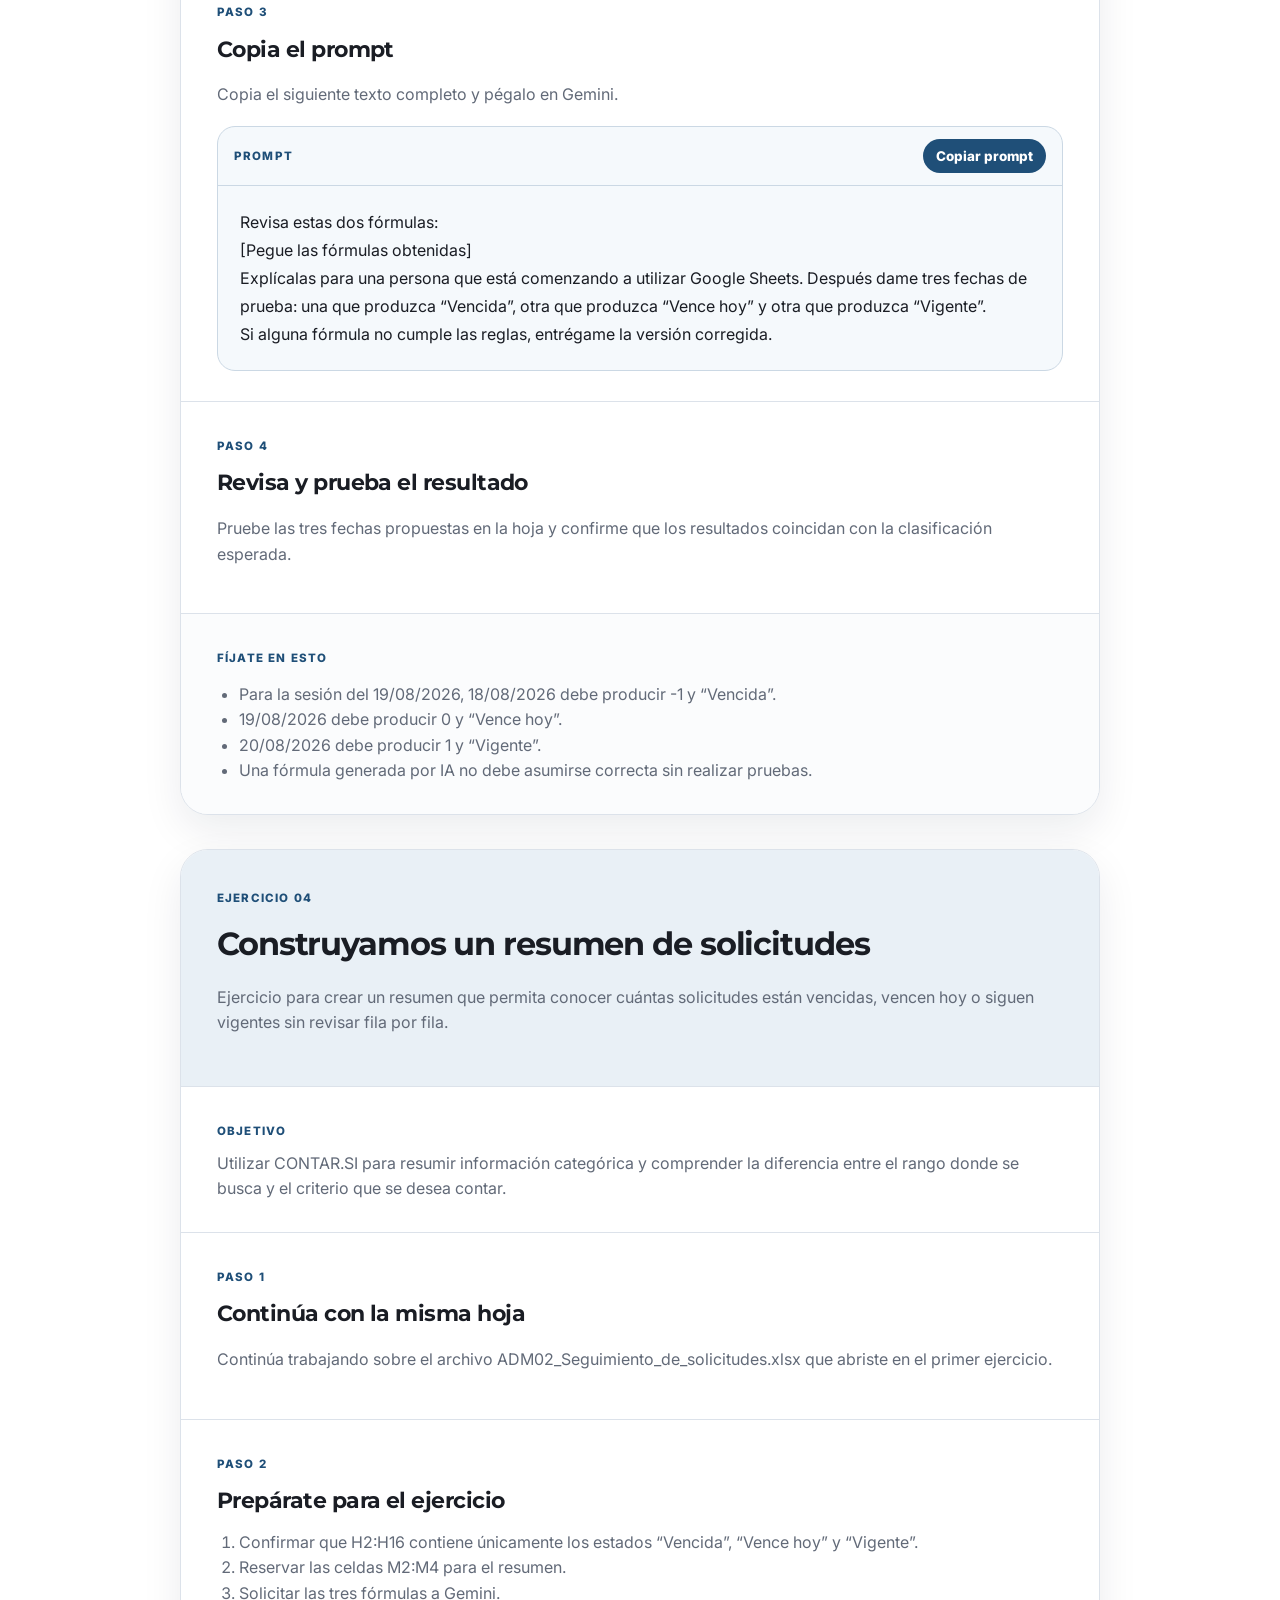
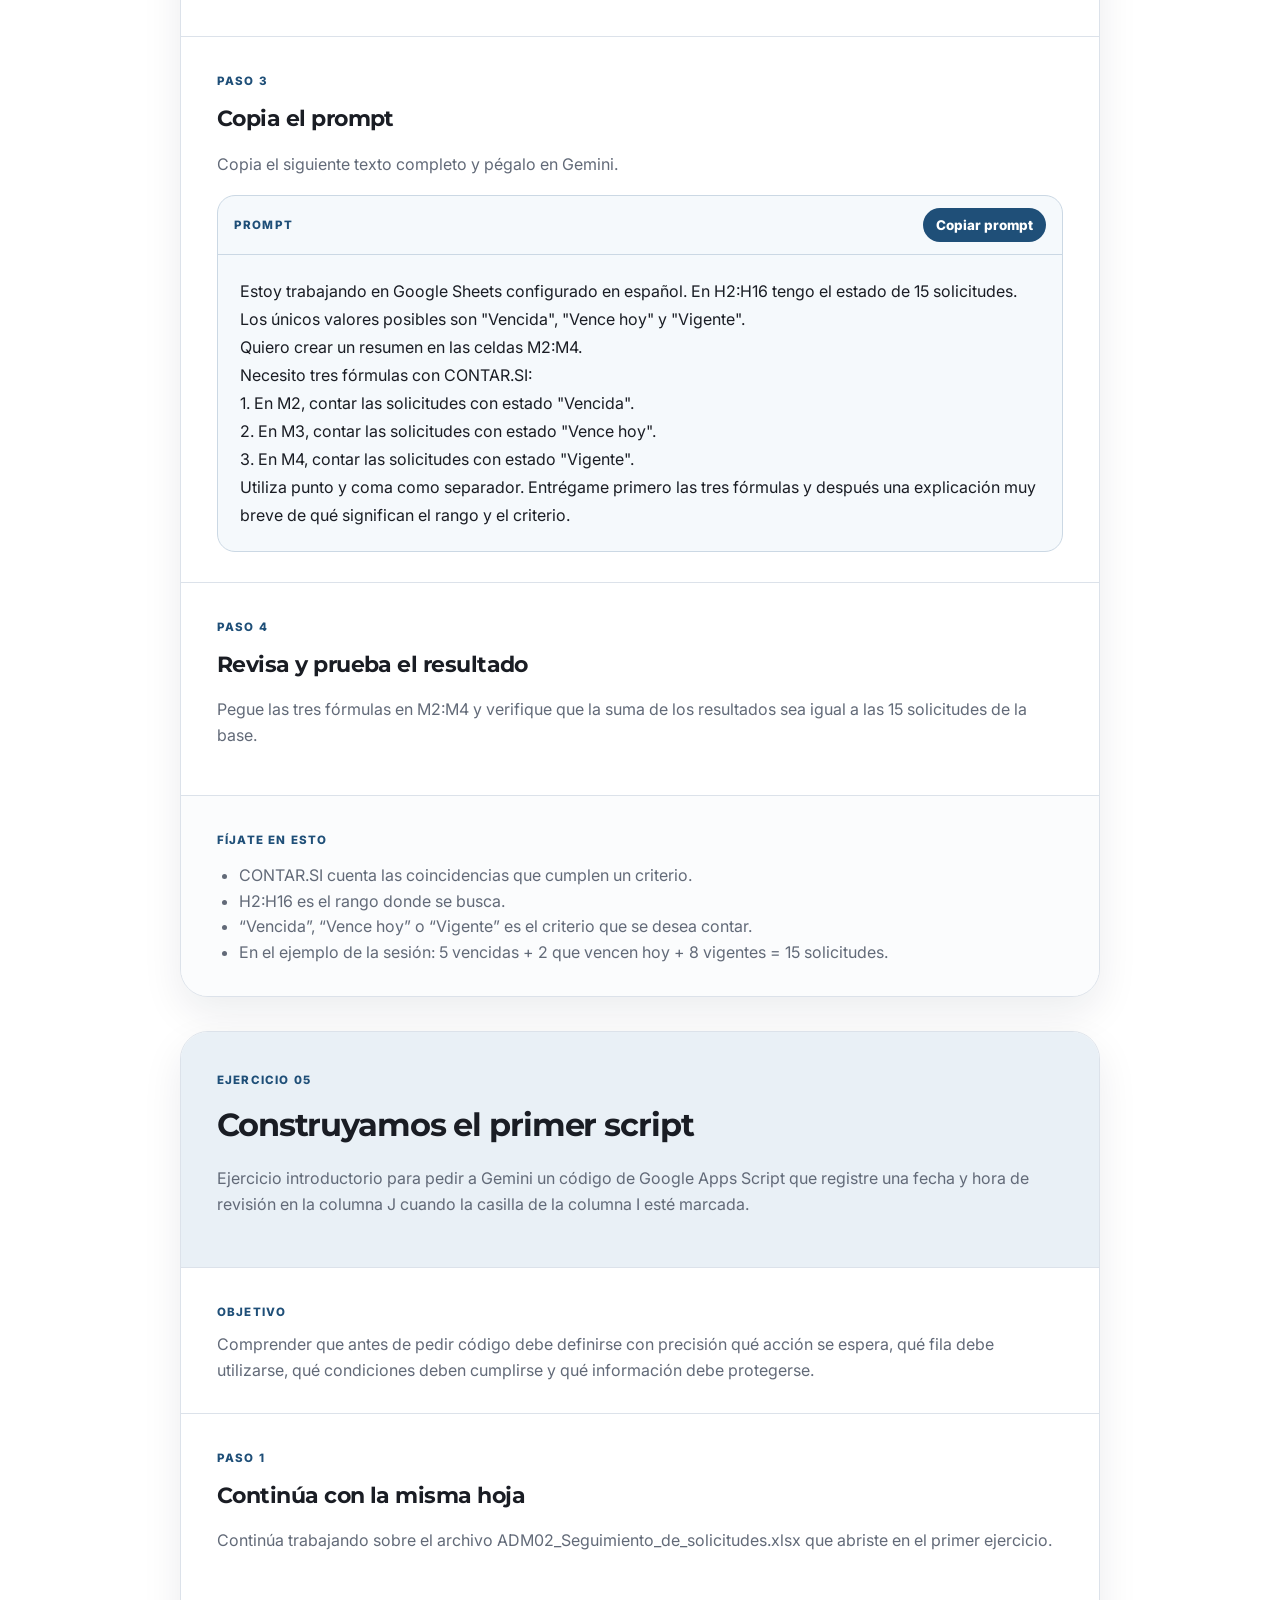
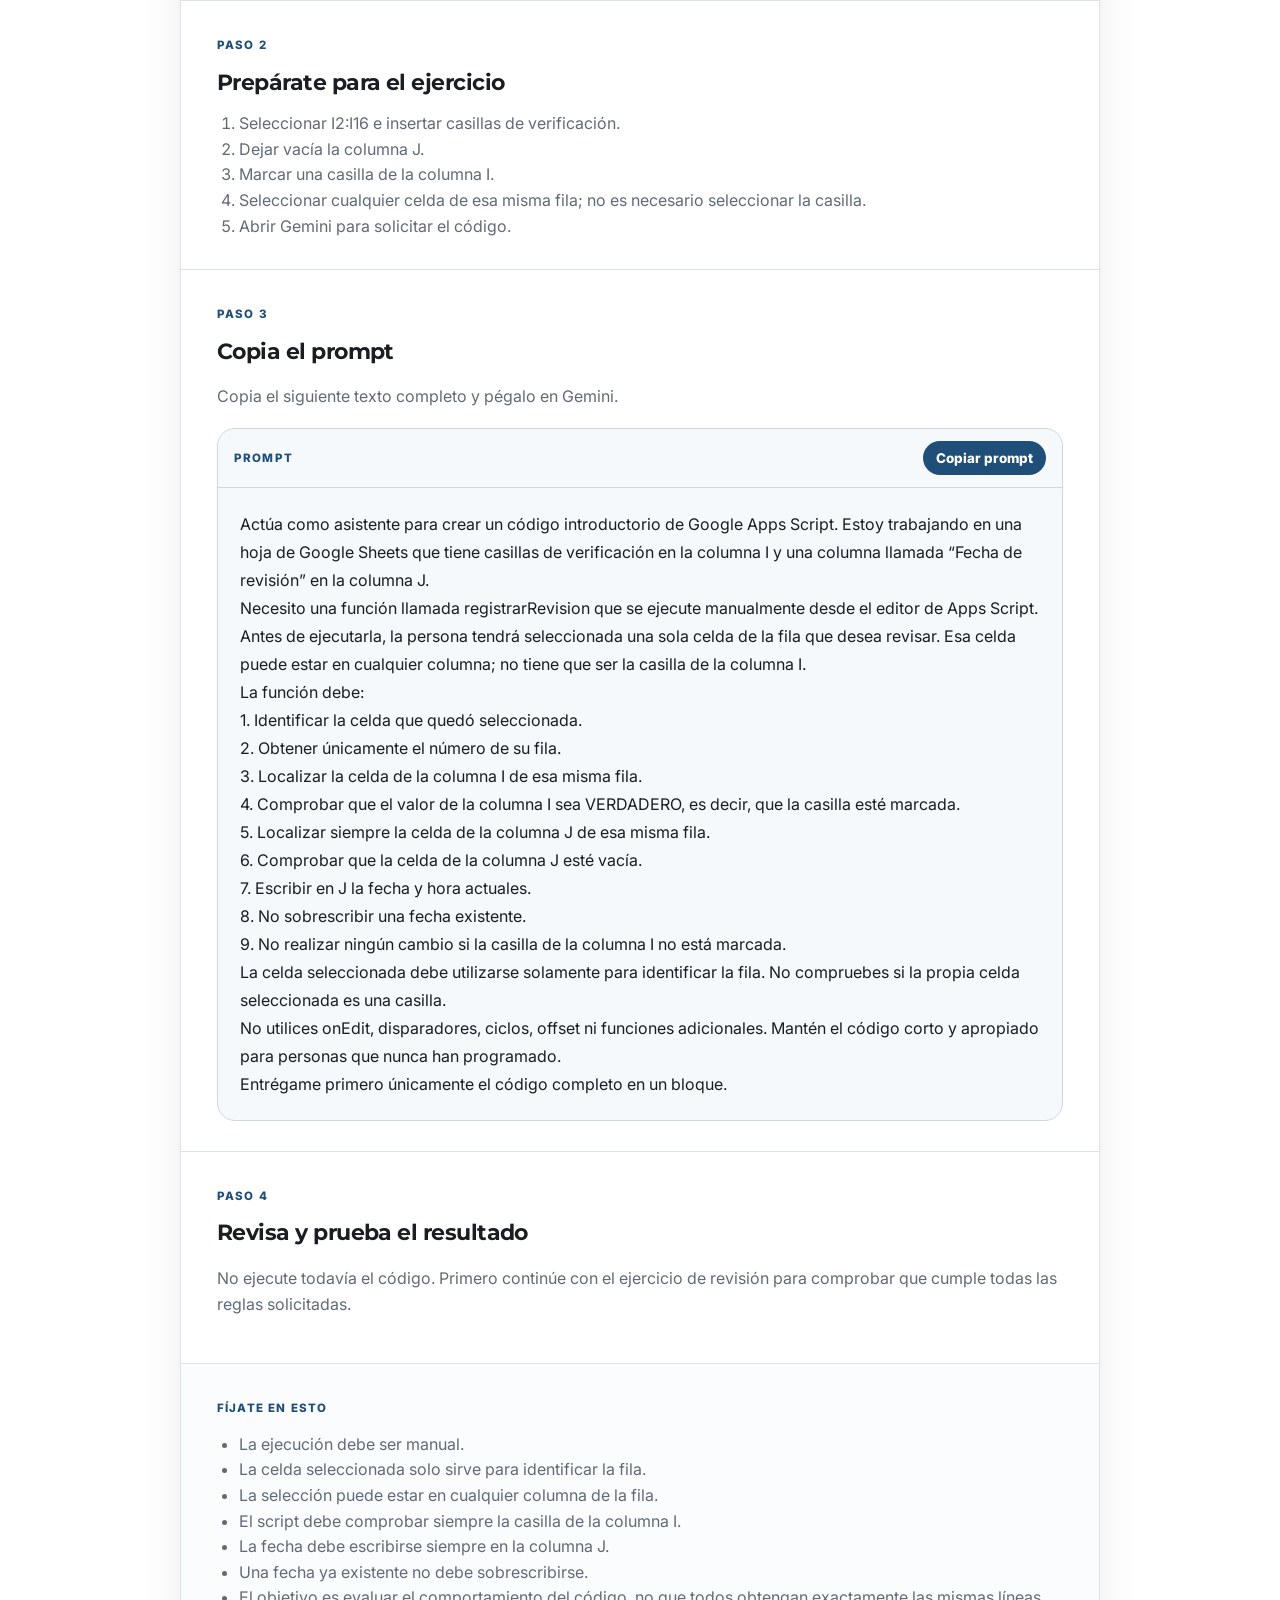
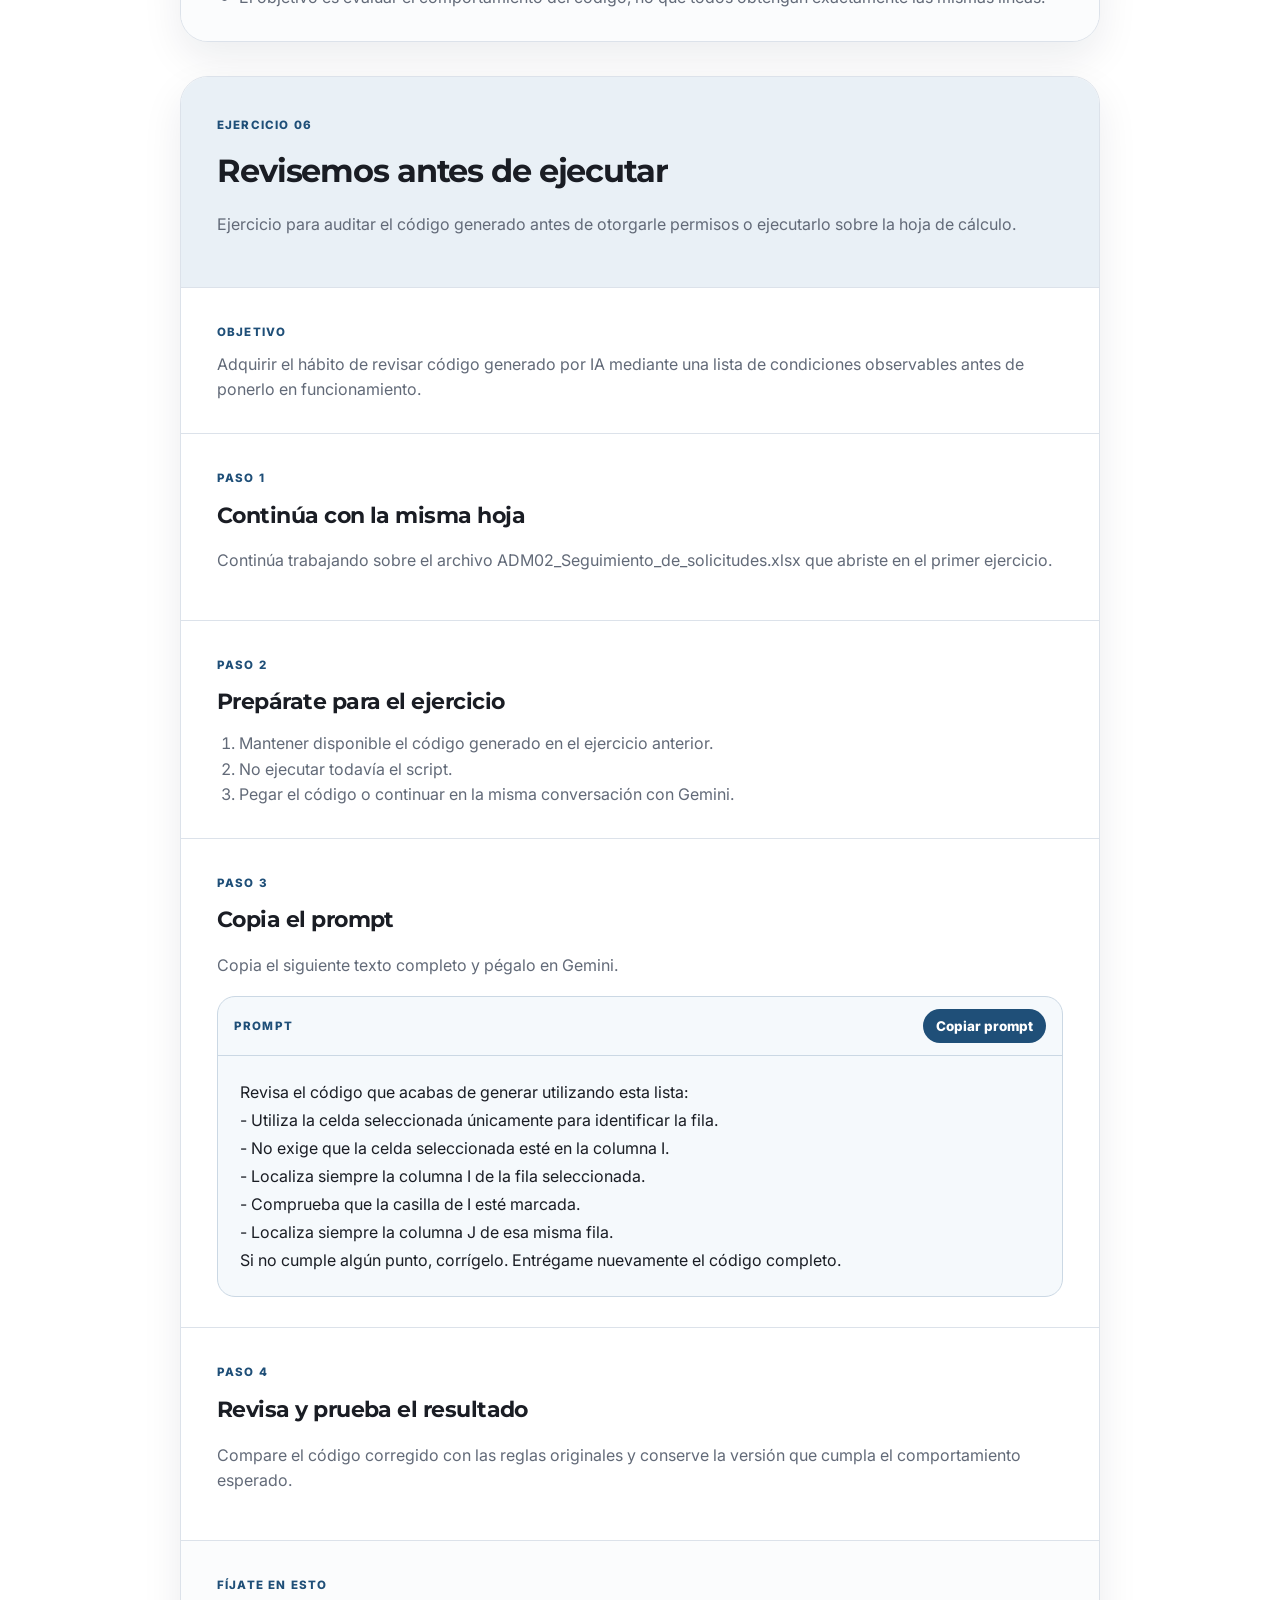
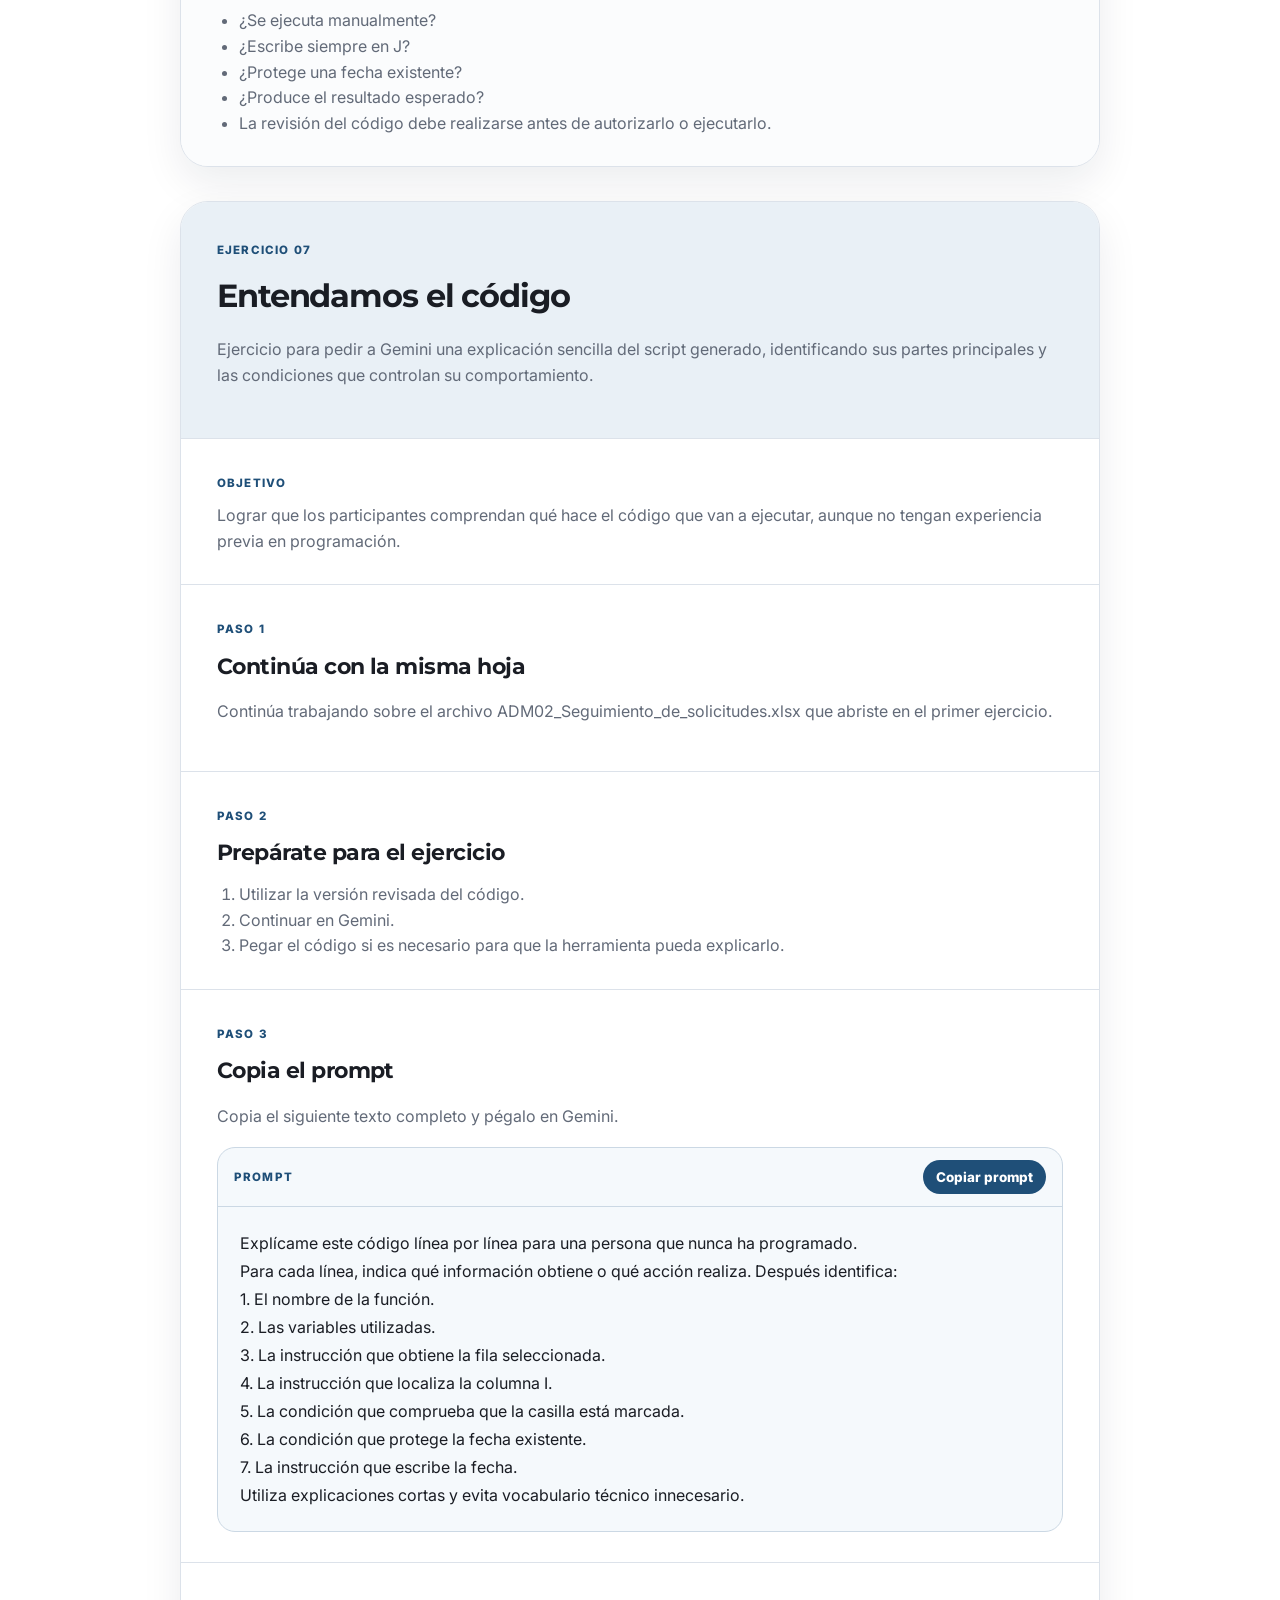
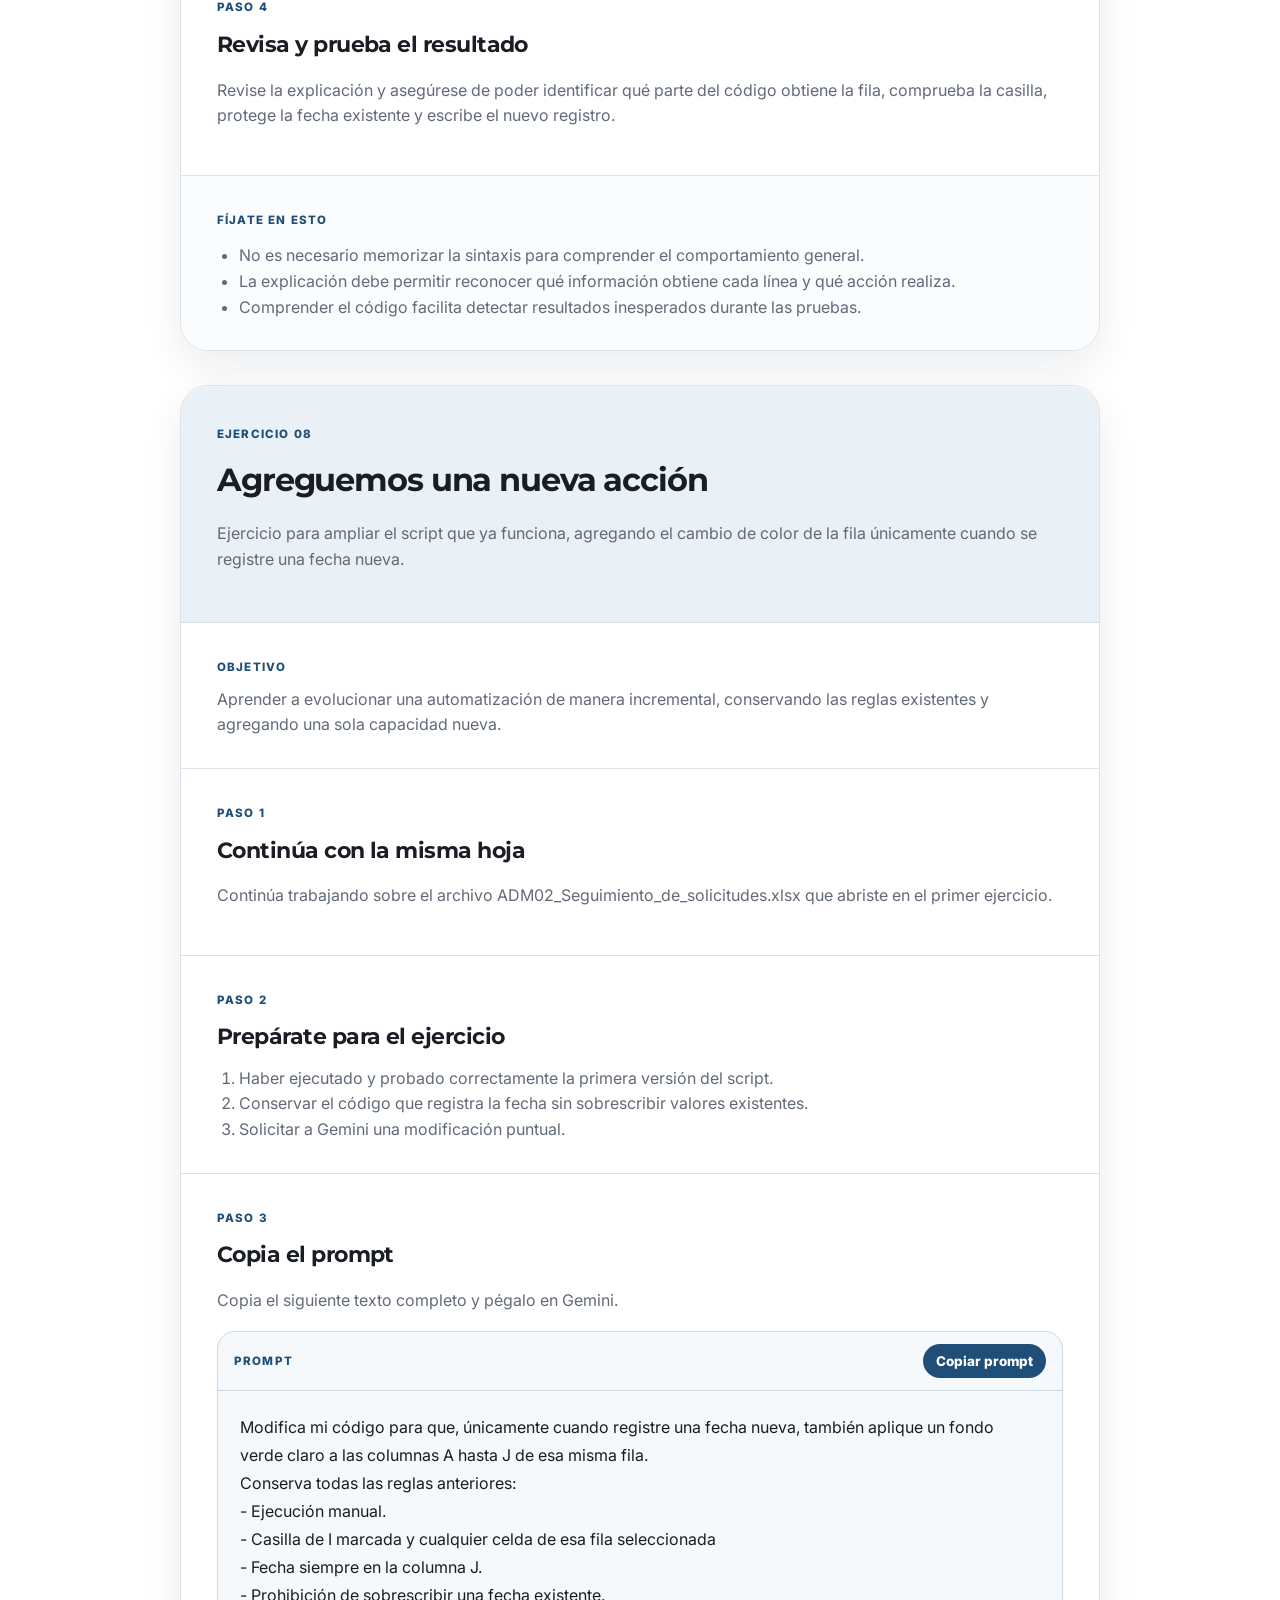
<file: administrativos-2.html>
<!DOCTYPE html><html lang="es"><head><meta charset="UTF-8"><meta name="viewport" content="width=device-width, initial-scale=1.0"><meta name="description" content="Google Sheets, fórmulas y primeros pasos en Apps Script - La FOUN al dIA con la IA"><title>Google Sheets, fórmulas y primeros pasos en Apps Script | La FOUN al dIA con la IA</title><link rel="preconnect" href="https://fonts.googleapis.com"><link rel="preconnect" href="https://fonts.gstatic.com" crossorigin><link href="https://fonts.googleapis.com/css2?family=Inter:wght@400;500;600;700&family=Montserrat:wght@600;700;800&display=swap" rel="stylesheet"><link rel="stylesheet" href="styles.css"></head><body>
<header class="site-header"><div class="container header-inner"><a class="brand" href="index.html"><span class="brand-main">La FOUN al dIA con la IA</span></a><button class="menu-toggle" type="button" aria-expanded="false" aria-controls="main-nav"><span class="sr-only">Abrir menú</span><span></span><span></span><span></span></button><nav id="main-nav" class="main-nav" aria-label="Navegación principal"><a href="index.html">Inicio</a><a href="docentes.html">Docentes</a><a href="administrativos.html">Administrativos</a><a href="estudiantes.html">Estudiantes</a></nav><div class="institution">Facultad de Odontología · UNAL</div></div></header>
<main class="session-page" data-session-page="administrativos-2"><div id="locked-session-message" class="locked-page-message" hidden><div class="locked-page-card"><span class="locked-icon">🔒</span><span class="eyebrow">Sesión aún no disponible</span><h1 id="locked-session-title">Google Sheets, fórmulas y primeros pasos en Apps Script</h1><p id="locked-session-date">Esta sesión se habilitará próximamente.</p><a href="index.html" class="button button-primary">Volver al inicio</a></div></div><div id="session-content">
<section class="session-hero"><div class="container"><nav class="breadcrumbs"><a href="index.html">Inicio</a><span>›</span><span>Sesión específica · Administrativos 02</span></nav><span class="eyebrow">Sesión específica · Administrativos 02</span><h1>Google Sheets, fórmulas y primeros pasos en Apps Script</h1><p>Sesión práctica orientada a convertir una base de información en un seguimiento más claro mediante Google Sheets, Gemini y Google Apps Script. Los participantes trabajarán con una base ficticia de solicitudes, aprenderán a pedir a la IA fórmulas sencillas para calcular y clasificar fechas, construirán un resumen de solicitudes y darán sus primeros pasos en Apps Script para registrar fechas de revisión. Posteriormente ampliarán el código para incorporar nuevas acciones y procesar varias filas, manteniendo la verificación humana como parte del proceso.</p><div class="session-hero-meta"><span>Administrativos</span><span>Duración: 120 minutos</span></div><a class="button button-primary" href="assets/presentations/S_ESP_ADM_2.pdf" download>↓ Descargar presentación</a></div></section>
<section class="session-outline"><div class="container"><div class="section-heading compact"><span class="eyebrow">En esta sesión</span><h2>Tu recorrido</h2></div><div class="outline-list"><div class="outline-item"><span>01</span><div><strong>Abrir y reconocer una base ficticia de seguimiento de solicitudes en Google Sheets.</strong></div></div><div class="outline-item"><span>02</span><div><strong>Calcular los días restantes entre una fecha límite y la fecha actual.</strong></div></div><div class="outline-item"><span>03</span><div><strong>Clasificar solicitudes como “Vencida”, “Vence hoy” o “Vigente” mediante fórmulas.</strong></div></div><div class="outline-item"><span>04</span><div><strong>Comprobar las fórmulas generadas por IA mediante casos de prueba.</strong></div></div><div class="outline-item"><span>05</span><div><strong>Construir un resumen del estado de las solicitudes con CONTAR.SI.</strong></div></div><div class="outline-item"><span>06</span><div><strong>Preparar casillas de verificación y una columna para registrar la fecha de revisión.</strong></div></div><div class="outline-item"><span>07</span><div><strong>Pedir a Gemini un primer código de Google Apps Script a partir de una instrucción en lenguaje cotidiano.</strong></div></div><div class="outline-item"><span>08</span><div><strong>Revisar, comprender, autorizar, ejecutar y probar el código antes de utilizarlo.</strong></div></div><div class="outline-item"><span>09</span><div><strong>Ampliar el script conservando las reglas que ya funcionan.</strong></div></div><div class="outline-item"><span>10</span><div><strong>Procesar varias filas sin sobrescribir registros existentes.</strong></div></div></div></div></section>
<section class="exercise-section"><div class="container exercise-stack"><article class="exercise-card"><header class="exercise-header"><span class="exercise-label">EJERCICIO 01</span><h2>Calculemos los días restantes</h2><p>Ejercicio para solicitar a Gemini una fórmula sencilla de Google Sheets que calcule cuántos días faltan entre la fecha límite de una solicitud y la fecha actual.</p></header><div class="exercise-objective"><span class="step-kicker">Objetivo</span><p>Comprender cómo traducir una necesidad cotidiana de seguimiento en una fórmula de Google Sheets y cómo interpretar resultados negativos, cero y positivos.</p></div><div class="exercise-step"><span class="step-number">Paso 1</span><h3>Descarga el material</h3><div class="download-list"><div class="download-card"><div><span class="file-type">XLSX</span><strong>ADM02_Seguimiento_de_solicitudes.xlsx</strong><small>Archivo de trabajo para toda la sesión</small></div><a class="download-button" href="assets/files/ADM02_Seguimiento_de_solicitudes.xlsx" download>↓ Descargar archivo</a></div></div></div><div class="exercise-step"><span class="step-number">Paso 2</span><h3>Prepárate para el ejercicio</h3><ol><li>Abrir el archivo ADM02_Seguimiento_de_solicitudes.xlsx y subirlo a Google Sheets.</li><li>Confirmar que la base contiene 15 solicitudes.</li><li>No escribir todavía en las columnas G, H, I o J.</li><li>Abrir Gemini para solicitar la fórmula.</li></ol></div><div class="exercise-step"><span class="step-number">Paso 3</span><h3>Copia el prompt</h3><p>Copia el siguiente texto completo y pégalo en Gemini.</p><div class="prompt-block"><div class="prompt-topbar"><span>PROMPT</span><button class="copy-prompt" type="button" data-copy-target="adm02-prompt-1">Copiar prompt</button></div><div id="adm02-prompt-1" class="prompt-text">Estoy trabajando en Google Sheets configurado en español. La fecha límite de una solicitud está en F2.
Necesito una fórmula corta para escribir en G2 que calcule cuántos días faltan entre la fecha límite y la fecha de hoy. Un resultado negativo debe significar que la fecha ya pasó; cero, que vence hoy; y un resultado positivo, que todavía faltan días.
Utiliza punto y coma como separador. Entrégame primero la fórmula y luego una explicación muy breve.</div></div></div><div class="exercise-step"><span class="step-number">Paso 4</span><h3>Revisa y prueba el resultado</h3><p>Copie la fórmula en G2, verifique el resultado y extiéndala hacia las demás filas de la base.</p></div><aside class="reflection-box"><span class="step-kicker">Fíjate en esto</span><ul><li>La fórmula esperada es =F2-HOY().</li><li>Un resultado negativo indica que la fecha límite ya pasó.</li><li>Cero indica que la solicitud vence hoy.</li><li>Un resultado positivo indica que todavía faltan días.</li><li>La fórmula debe comprobarse antes de utilizarla en toda la base.</li></ul></aside></article><article class="exercise-card"><header class="exercise-header"><span class="exercise-label">EJERCICIO 02</span><h2>Convirtamos un número en una situación</h2><p>Ejercicio para convertir el número de días restantes de la columna G en una clasificación textual que facilite el seguimiento de las solicitudes.</p></header><div class="exercise-objective"><span class="step-kicker">Objetivo</span><p>Aprender a construir, con apoyo de Gemini, una fórmula condicional que clasifique cada solicitud según el número de días restantes.</p></div><div class="exercise-step"><span class="step-number">Paso 1</span><h3>Continúa con la misma hoja</h3><p>Continúa trabajando sobre el archivo ADM02_Seguimiento_de_solicitudes.xlsx que abriste en el primer ejercicio.</p></div><div class="exercise-step"><span class="step-number">Paso 2</span><h3>Prepárate para el ejercicio</h3><ol><li>Verificar que la columna G ya calcule correctamente los días restantes.</li><li>Ubicarse en la celda H2.</li><li>Abrir o continuar la conversación en Gemini.</li></ol></div><div class="exercise-step"><span class="step-number">Paso 3</span><h3>Copia el prompt</h3><p>Copia el siguiente texto completo y pégalo en Gemini.</p><div class="prompt-block"><div class="prompt-topbar"><span>PROMPT</span><button class="copy-prompt" type="button" data-copy-target="adm02-prompt-2">Copiar prompt</button></div><div id="adm02-prompt-2" class="prompt-text">Necesito una fórmula corta para Google Sheets configurado en español. En G2 tengo el número de días restantes.
Quiero escribir en H2:
1. “Vencida” si G2 es menor que cero.
2. “Vence hoy” si G2 es igual a cero.
3. “Vigente” si G2 es mayor que cero.
Utiliza punto y coma como separador. Entrégame primero la fórmula y después explícame las dos preguntas que realiza.</div></div></div><div class="exercise-step"><span class="step-number">Paso 4</span><h3>Revisa y prueba el resultado</h3><p>Copie la fórmula en H2, extiéndala a las demás filas y compruebe que las tres situaciones posibles se asignen correctamente.</p></div><aside class="reflection-box"><span class="step-kicker">Fíjate en esto</span><ul><li>La fórmula revisa primero si G2 es menor que cero.</li><li>Si la primera condición no se cumple, revisa si G2 es igual a cero.</li><li>Cuando ninguna de las dos condiciones se cumple, la solicitud se clasifica como “Vigente”.</li><li>La fórmula presentada en la sesión es =SI(G2&lt;0;&quot;Vencida&quot;;SI(G2=0;&quot;Vence hoy&quot;;&quot;Vigente&quot;)).</li></ul></aside></article><article class="exercise-card"><header class="exercise-header"><span class="exercise-label">EJERCICIO 03</span><h2>Probemos las fórmulas</h2><p>Ejercicio de verificación para comprobar que las dos fórmulas construidas producen los resultados esperados en diferentes escenarios.</p></header><div class="exercise-objective"><span class="step-kicker">Objetivo</span><p>Reforzar que una fórmula generada por IA también debe probarse antes de utilizarse como parte de un proceso de seguimiento.</p></div><div class="exercise-step"><span class="step-number">Paso 1</span><h3>Continúa con la misma hoja</h3><p>Continúa trabajando sobre el archivo ADM02_Seguimiento_de_solicitudes.xlsx que abriste en el primer ejercicio.</p></div><div class="exercise-step"><span class="step-number">Paso 2</span><h3>Prepárate para el ejercicio</h3><ol><li>Copiar las fórmulas obtenidas para las columnas G y H.</li><li>Mantener abierta la hoja de Google Sheets.</li><li>Usar Gemini para solicitar una explicación y casos de prueba.</li></ol></div><div class="exercise-step"><span class="step-number">Paso 3</span><h3>Copia el prompt</h3><p>Copia el siguiente texto completo y pégalo en Gemini.</p><div class="prompt-block"><div class="prompt-topbar"><span>PROMPT</span><button class="copy-prompt" type="button" data-copy-target="adm02-prompt-3">Copiar prompt</button></div><div id="adm02-prompt-3" class="prompt-text">Revisa estas dos fórmulas:
[Pegue las fórmulas obtenidas]
Explícalas para una persona que está comenzando a utilizar Google Sheets. Después dame tres fechas de prueba: una que produzca “Vencida”, otra que produzca “Vence hoy” y otra que produzca “Vigente”.
Si alguna fórmula no cumple las reglas, entrégame la versión corregida.</div></div></div><div class="exercise-step"><span class="step-number">Paso 4</span><h3>Revisa y prueba el resultado</h3><p>Pruebe las tres fechas propuestas en la hoja y confirme que los resultados coincidan con la clasificación esperada.</p></div><aside class="reflection-box"><span class="step-kicker">Fíjate en esto</span><ul><li>Para la sesión del 19/08/2026, 18/08/2026 debe producir -1 y “Vencida”.</li><li>19/08/2026 debe producir 0 y “Vence hoy”.</li><li>20/08/2026 debe producir 1 y “Vigente”.</li><li>Una fórmula generada por IA no debe asumirse correcta sin realizar pruebas.</li></ul></aside></article><article class="exercise-card"><header class="exercise-header"><span class="exercise-label">EJERCICIO 04</span><h2>Construyamos un resumen de solicitudes</h2><p>Ejercicio para crear un resumen que permita conocer cuántas solicitudes están vencidas, vencen hoy o siguen vigentes sin revisar fila por fila.</p></header><div class="exercise-objective"><span class="step-kicker">Objetivo</span><p>Utilizar CONTAR.SI para resumir información categórica y comprender la diferencia entre el rango donde se busca y el criterio que se desea contar.</p></div><div class="exercise-step"><span class="step-number">Paso 1</span><h3>Continúa con la misma hoja</h3><p>Continúa trabajando sobre el archivo ADM02_Seguimiento_de_solicitudes.xlsx que abriste en el primer ejercicio.</p></div><div class="exercise-step"><span class="step-number">Paso 2</span><h3>Prepárate para el ejercicio</h3><ol><li>Confirmar que H2:H16 contiene únicamente los estados “Vencida”, “Vence hoy” y “Vigente”.</li><li>Reservar las celdas M2:M4 para el resumen.</li><li>Solicitar las tres fórmulas a Gemini.</li></ol></div><div class="exercise-step"><span class="step-number">Paso 3</span><h3>Copia el prompt</h3><p>Copia el siguiente texto completo y pégalo en Gemini.</p><div class="prompt-block"><div class="prompt-topbar"><span>PROMPT</span><button class="copy-prompt" type="button" data-copy-target="adm02-prompt-4">Copiar prompt</button></div><div id="adm02-prompt-4" class="prompt-text">Estoy trabajando en Google Sheets configurado en español. En H2:H16 tengo el estado de 15 solicitudes. Los únicos valores posibles son &quot;Vencida&quot;, &quot;Vence hoy&quot; y &quot;Vigente&quot;.
Quiero crear un resumen en las celdas M2:M4.
Necesito tres fórmulas con CONTAR.SI:
1. En M2, contar las solicitudes con estado &quot;Vencida&quot;.
2. En M3, contar las solicitudes con estado &quot;Vence hoy&quot;.
3. En M4, contar las solicitudes con estado &quot;Vigente&quot;.
Utiliza punto y coma como separador. Entrégame primero las tres fórmulas y después una explicación muy breve de qué significan el rango y el criterio.</div></div></div><div class="exercise-step"><span class="step-number">Paso 4</span><h3>Revisa y prueba el resultado</h3><p>Pegue las tres fórmulas en M2:M4 y verifique que la suma de los resultados sea igual a las 15 solicitudes de la base.</p></div><aside class="reflection-box"><span class="step-kicker">Fíjate en esto</span><ul><li>CONTAR.SI cuenta las coincidencias que cumplen un criterio.</li><li>H2:H16 es el rango donde se busca.</li><li>“Vencida”, “Vence hoy” o “Vigente” es el criterio que se desea contar.</li><li>En el ejemplo de la sesión: 5 vencidas + 2 que vencen hoy + 8 vigentes = 15 solicitudes.</li></ul></aside></article><article class="exercise-card"><header class="exercise-header"><span class="exercise-label">EJERCICIO 05</span><h2>Construyamos el primer script</h2><p>Ejercicio introductorio para pedir a Gemini un código de Google Apps Script que registre una fecha y hora de revisión en la columna J cuando la casilla de la columna I esté marcada.</p></header><div class="exercise-objective"><span class="step-kicker">Objetivo</span><p>Comprender que antes de pedir código debe definirse con precisión qué acción se espera, qué fila debe utilizarse, qué condiciones deben cumplirse y qué información debe protegerse.</p></div><div class="exercise-step"><span class="step-number">Paso 1</span><h3>Continúa con la misma hoja</h3><p>Continúa trabajando sobre el archivo ADM02_Seguimiento_de_solicitudes.xlsx que abriste en el primer ejercicio.</p></div><div class="exercise-step"><span class="step-number">Paso 2</span><h3>Prepárate para el ejercicio</h3><ol><li>Seleccionar I2:I16 e insertar casillas de verificación.</li><li>Dejar vacía la columna J.</li><li>Marcar una casilla de la columna I.</li><li>Seleccionar cualquier celda de esa misma fila; no es necesario seleccionar la casilla.</li><li>Abrir Gemini para solicitar el código.</li></ol></div><div class="exercise-step"><span class="step-number">Paso 3</span><h3>Copia el prompt</h3><p>Copia el siguiente texto completo y pégalo en Gemini.</p><div class="prompt-block"><div class="prompt-topbar"><span>PROMPT</span><button class="copy-prompt" type="button" data-copy-target="adm02-prompt-5">Copiar prompt</button></div><div id="adm02-prompt-5" class="prompt-text">Actúa como asistente para crear un código introductorio de Google Apps Script. Estoy trabajando en una hoja de Google Sheets que tiene casillas de verificación en la columna I y una columna llamada “Fecha de revisión” en la columna J.
Necesito una función llamada registrarRevision que se ejecute manualmente desde el editor de Apps Script.
Antes de ejecutarla, la persona tendrá seleccionada una sola celda de la fila que desea revisar. Esa celda puede estar en cualquier columna; no tiene que ser la casilla de la columna I.
La función debe:
1. Identificar la celda que quedó seleccionada.
2. Obtener únicamente el número de su fila.
3. Localizar la celda de la columna I de esa misma fila.
4. Comprobar que el valor de la columna I sea VERDADERO, es decir, que la casilla esté marcada.
5. Localizar siempre la celda de la columna J de esa misma fila.
6. Comprobar que la celda de la columna J esté vacía.
7. Escribir en J la fecha y hora actuales.
8. No sobrescribir una fecha existente.
9. No realizar ningún cambio si la casilla de la columna I no está marcada.
La celda seleccionada debe utilizarse solamente para identificar la fila. No compruebes si la propia celda seleccionada es una casilla.
No utilices onEdit, disparadores, ciclos, offset ni funciones adicionales. Mantén el código corto y apropiado para personas que nunca han programado.
Entrégame primero únicamente el código completo en un bloque.</div></div></div><div class="exercise-step"><span class="step-number">Paso 4</span><h3>Revisa y prueba el resultado</h3><p>No ejecute todavía el código. Primero continúe con el ejercicio de revisión para comprobar que cumple todas las reglas solicitadas.</p></div><aside class="reflection-box"><span class="step-kicker">Fíjate en esto</span><ul><li>La ejecución debe ser manual.</li><li>La celda seleccionada solo sirve para identificar la fila.</li><li>La selección puede estar en cualquier columna de la fila.</li><li>El script debe comprobar siempre la casilla de la columna I.</li><li>La fecha debe escribirse siempre en la columna J.</li><li>Una fecha ya existente no debe sobrescribirse.</li><li>El objetivo es evaluar el comportamiento del código, no que todos obtengan exactamente las mismas líneas.</li></ul></aside></article><article class="exercise-card"><header class="exercise-header"><span class="exercise-label">EJERCICIO 06</span><h2>Revisemos antes de ejecutar</h2><p>Ejercicio para auditar el código generado antes de otorgarle permisos o ejecutarlo sobre la hoja de cálculo.</p></header><div class="exercise-objective"><span class="step-kicker">Objetivo</span><p>Adquirir el hábito de revisar código generado por IA mediante una lista de condiciones observables antes de ponerlo en funcionamiento.</p></div><div class="exercise-step"><span class="step-number">Paso 1</span><h3>Continúa con la misma hoja</h3><p>Continúa trabajando sobre el archivo ADM02_Seguimiento_de_solicitudes.xlsx que abriste en el primer ejercicio.</p></div><div class="exercise-step"><span class="step-number">Paso 2</span><h3>Prepárate para el ejercicio</h3><ol><li>Mantener disponible el código generado en el ejercicio anterior.</li><li>No ejecutar todavía el script.</li><li>Pegar el código o continuar en la misma conversación con Gemini.</li></ol></div><div class="exercise-step"><span class="step-number">Paso 3</span><h3>Copia el prompt</h3><p>Copia el siguiente texto completo y pégalo en Gemini.</p><div class="prompt-block"><div class="prompt-topbar"><span>PROMPT</span><button class="copy-prompt" type="button" data-copy-target="adm02-prompt-6">Copiar prompt</button></div><div id="adm02-prompt-6" class="prompt-text">Revisa el código que acabas de generar utilizando esta lista:
- Utiliza la celda seleccionada únicamente para identificar la fila.
- No exige que la celda seleccionada esté en la columna I.
- Localiza siempre la columna I de la fila seleccionada.
- Comprueba que la casilla de I esté marcada.
- Localiza siempre la columna J de esa misma fila.
Si no cumple algún punto, corrígelo. Entrégame nuevamente el código completo.</div></div></div><div class="exercise-step"><span class="step-number">Paso 4</span><h3>Revisa y prueba el resultado</h3><p>Compare el código corregido con las reglas originales y conserve la versión que cumpla el comportamiento esperado.</p></div><aside class="reflection-box"><span class="step-kicker">Fíjate en esto</span><ul><li>¿Se ejecuta manualmente?</li><li>¿Escribe siempre en J?</li><li>¿Protege una fecha existente?</li><li>¿Produce el resultado esperado?</li><li>La revisión del código debe realizarse antes de autorizarlo o ejecutarlo.</li></ul></aside></article><article class="exercise-card"><header class="exercise-header"><span class="exercise-label">EJERCICIO 07</span><h2>Entendamos el código</h2><p>Ejercicio para pedir a Gemini una explicación sencilla del script generado, identificando sus partes principales y las condiciones que controlan su comportamiento.</p></header><div class="exercise-objective"><span class="step-kicker">Objetivo</span><p>Lograr que los participantes comprendan qué hace el código que van a ejecutar, aunque no tengan experiencia previa en programación.</p></div><div class="exercise-step"><span class="step-number">Paso 1</span><h3>Continúa con la misma hoja</h3><p>Continúa trabajando sobre el archivo ADM02_Seguimiento_de_solicitudes.xlsx que abriste en el primer ejercicio.</p></div><div class="exercise-step"><span class="step-number">Paso 2</span><h3>Prepárate para el ejercicio</h3><ol><li>Utilizar la versión revisada del código.</li><li>Continuar en Gemini.</li><li>Pegar el código si es necesario para que la herramienta pueda explicarlo.</li></ol></div><div class="exercise-step"><span class="step-number">Paso 3</span><h3>Copia el prompt</h3><p>Copia el siguiente texto completo y pégalo en Gemini.</p><div class="prompt-block"><div class="prompt-topbar"><span>PROMPT</span><button class="copy-prompt" type="button" data-copy-target="adm02-prompt-7">Copiar prompt</button></div><div id="adm02-prompt-7" class="prompt-text">Explícame este código línea por línea para una persona que nunca ha programado.
Para cada línea, indica qué información obtiene o qué acción realiza. Después identifica:
1. El nombre de la función.
2. Las variables utilizadas.
3. La instrucción que obtiene la fila seleccionada.
4. La instrucción que localiza la columna I.
5. La condición que comprueba que la casilla está marcada.
6. La condición que protege la fecha existente.
7. La instrucción que escribe la fecha.
Utiliza explicaciones cortas y evita vocabulario técnico innecesario.</div></div></div><div class="exercise-step"><span class="step-number">Paso 4</span><h3>Revisa y prueba el resultado</h3><p>Revise la explicación y asegúrese de poder identificar qué parte del código obtiene la fila, comprueba la casilla, protege la fecha existente y escribe el nuevo registro.</p></div><aside class="reflection-box"><span class="step-kicker">Fíjate en esto</span><ul><li>No es necesario memorizar la sintaxis para comprender el comportamiento general.</li><li>La explicación debe permitir reconocer qué información obtiene cada línea y qué acción realiza.</li><li>Comprender el código facilita detectar resultados inesperados durante las pruebas.</li></ul></aside></article><article class="exercise-card"><header class="exercise-header"><span class="exercise-label">EJERCICIO 08</span><h2>Agreguemos una nueva acción</h2><p>Ejercicio para ampliar el script que ya funciona, agregando el cambio de color de la fila únicamente cuando se registre una fecha nueva.</p></header><div class="exercise-objective"><span class="step-kicker">Objetivo</span><p>Aprender a evolucionar una automatización de manera incremental, conservando las reglas existentes y agregando una sola capacidad nueva.</p></div><div class="exercise-step"><span class="step-number">Paso 1</span><h3>Continúa con la misma hoja</h3><p>Continúa trabajando sobre el archivo ADM02_Seguimiento_de_solicitudes.xlsx que abriste en el primer ejercicio.</p></div><div class="exercise-step"><span class="step-number">Paso 2</span><h3>Prepárate para el ejercicio</h3><ol><li>Haber ejecutado y probado correctamente la primera versión del script.</li><li>Conservar el código que registra la fecha sin sobrescribir valores existentes.</li><li>Solicitar a Gemini una modificación puntual.</li></ol></div><div class="exercise-step"><span class="step-number">Paso 3</span><h3>Copia el prompt</h3><p>Copia el siguiente texto completo y pégalo en Gemini.</p><div class="prompt-block"><div class="prompt-topbar"><span>PROMPT</span><button class="copy-prompt" type="button" data-copy-target="adm02-prompt-8">Copiar prompt</button></div><div id="adm02-prompt-8" class="prompt-text">Modifica mi código para que, únicamente cuando registre una fecha nueva, también aplique un fondo verde claro a las columnas A hasta J de esa misma fila.
Conserva todas las reglas anteriores:
- Ejecución manual.
- Casilla de I marcada y cualquier celda de esa fila seleccionada
- Fecha siempre en la columna J.
- Prohibición de sobrescribir una fecha existente.
- Sin ciclos, disparadores ni funciones adicionales.
Entrégame el código completo actualizado.</div></div></div><div class="exercise-step"><span class="step-number">Paso 4</span><h3>Revisa y prueba el resultado</h3><p>Reemplace el código anterior por la versión actualizada, guárdela y pruebe que el color solo se aplique cuando realmente se registre una fecha nueva.</p></div><aside class="reflection-box"><span class="step-kicker">Fíjate en esto</span><ul><li>La nueva capacidad debe agregarse sin eliminar las protecciones anteriores.</li><li>La fila se colorea únicamente cuando se registra una fecha nueva.</li><li>La fecha existente no debe sobrescribirse.</li><li>La ampliación debe mantener la ejecución manual y trabajar sobre la fila seleccionada.</li></ul></aside></article><article class="exercise-card"><header class="exercise-header"><span class="exercise-label">EJERCICIO 09</span><h2>Procesemos todas las filas</h2><p>Ejercicio para adaptar la lógica del script y revisar automáticamente todas las filas con información en lugar de trabajar únicamente sobre una fila seleccionada.</p></header><div class="exercise-objective"><span class="step-kicker">Objetivo</span><p>Comprender cómo un ciclo puede aplicar la misma comprobación a varias filas, modificando solo aquellas que cumplen las condiciones definidas.</p></div><div class="exercise-step"><span class="step-number">Paso 1</span><h3>Continúa con la misma hoja</h3><p>Continúa trabajando sobre el archivo ADM02_Seguimiento_de_solicitudes.xlsx que abriste en el primer ejercicio.</p></div><div class="exercise-step"><span class="step-number">Paso 2</span><h3>Prepárate para el ejercicio</h3><ol><li>Conservar una copia del código que ya funciona.</li><li>Asegurarse de que existen casillas en la columna I y que algunas filas tienen la columna J vacía.</li><li>Solicitar a Gemini una versión que recorra toda la base.</li></ol></div><div class="exercise-step"><span class="step-number">Paso 3</span><h3>Copia el prompt</h3><p>Copia el siguiente texto completo y pégalo en Gemini.</p><div class="prompt-block"><div class="prompt-topbar"><span>PROMPT</span><button class="copy-prompt" type="button" data-copy-target="adm02-prompt-9">Copiar prompt</button></div><div id="adm02-prompt-9" class="prompt-text">Adapta el código para que, al ejecutarse manualmente, revise todas las filas desde la fila 2 hasta la última fila con información.
En cada fila debe revisar la casilla de la columna I. Si está marcada y la columna J está vacía, debe registrar la fecha y hora actuales en J. No debe sobrescribir fechas existentes.
Puede utilizar un único ciclo y una única condición. No utilices onEdit, disparadores ni funciones adicionales. Entrégame el código completo y después explica el ciclo con palabras sencillas.</div></div></div><div class="exercise-step"><span class="step-number">Paso 4</span><h3>Revisa y prueba el resultado</h3><p>Ejecute la nueva versión sobre una copia o sobre la base de práctica y compruebe que únicamente se modifiquen las filas que cumplen ambas condiciones.</p></div><aside class="reflection-box"><span class="step-kicker">Fíjate en esto</span><ul><li>Casilla marcada + J vacía: registra fecha.</li><li>Casilla marcada + J con fecha: no modifica.</li><li>Casilla desmarcada + J vacía: no modifica.</li><li>Casilla desmarcada + J con fecha: no modifica.</li><li>Revisar todas las filas no significa modificar todas las filas.</li><li>La IA ayuda a construir el código; la comprobación del resultado sigue siendo humana.</li></ul></aside></article></div></section>
<section class="session-close"><div class="container"><div class="close-card"><span class="eyebrow">Cierre de la sesión</span><h2>Antes de terminar</h2><p>Revisa las fórmulas y scripts con casos de prueba antes de incorporarlos a un proceso real. La IA puede apoyar la construcción del código, pero la validación del comportamiento y de los resultados sigue siendo responsabilidad humana.</p><div class="attendance-box">
  <div>
    <strong>Registra tu asistencia</strong>
    <p>Diligencia el formulario correspondiente a esta sesión.</p>
  </div>
  <a class="button button-primary"
     href="https://forms.gle/cXAoyrAXGrskuVTp6"
     target="_blank"
     rel="noopener">
    Registrar asistencia →
  </a>
</div><div class="continue-options" id="continue-options"></div></div></div></section>
</div></main><footer class="site-footer"><div class="container footer-inner"><div><strong>La FOUN al dIA con la IA</strong><p>Ruta de formación en Inteligencia Artificial</p></div><div class="footer-meta"><p>Facultad de Odontología</p><p>Universidad Nacional de Colombia</p><p>2026</p></div></div></footer><script src="site-config.js"></script><script src="main.js"></script></body></html>
</file>
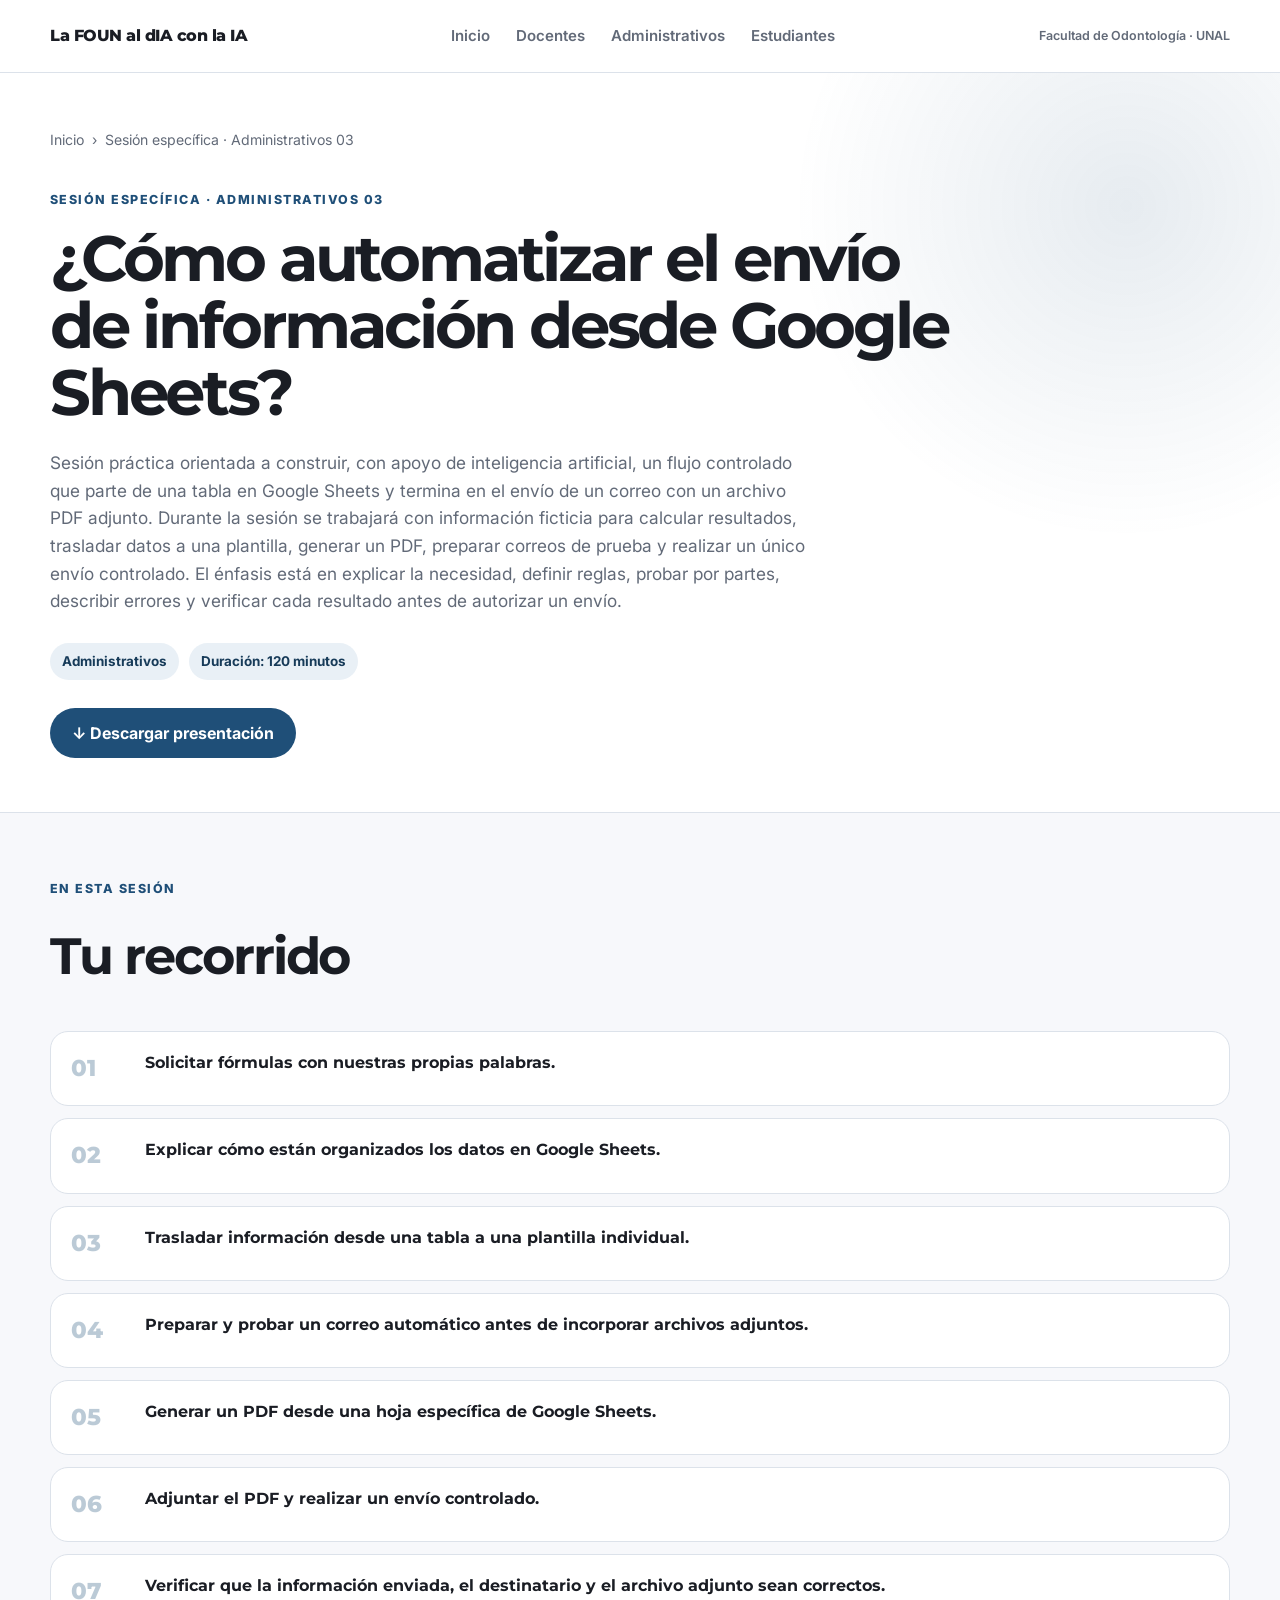
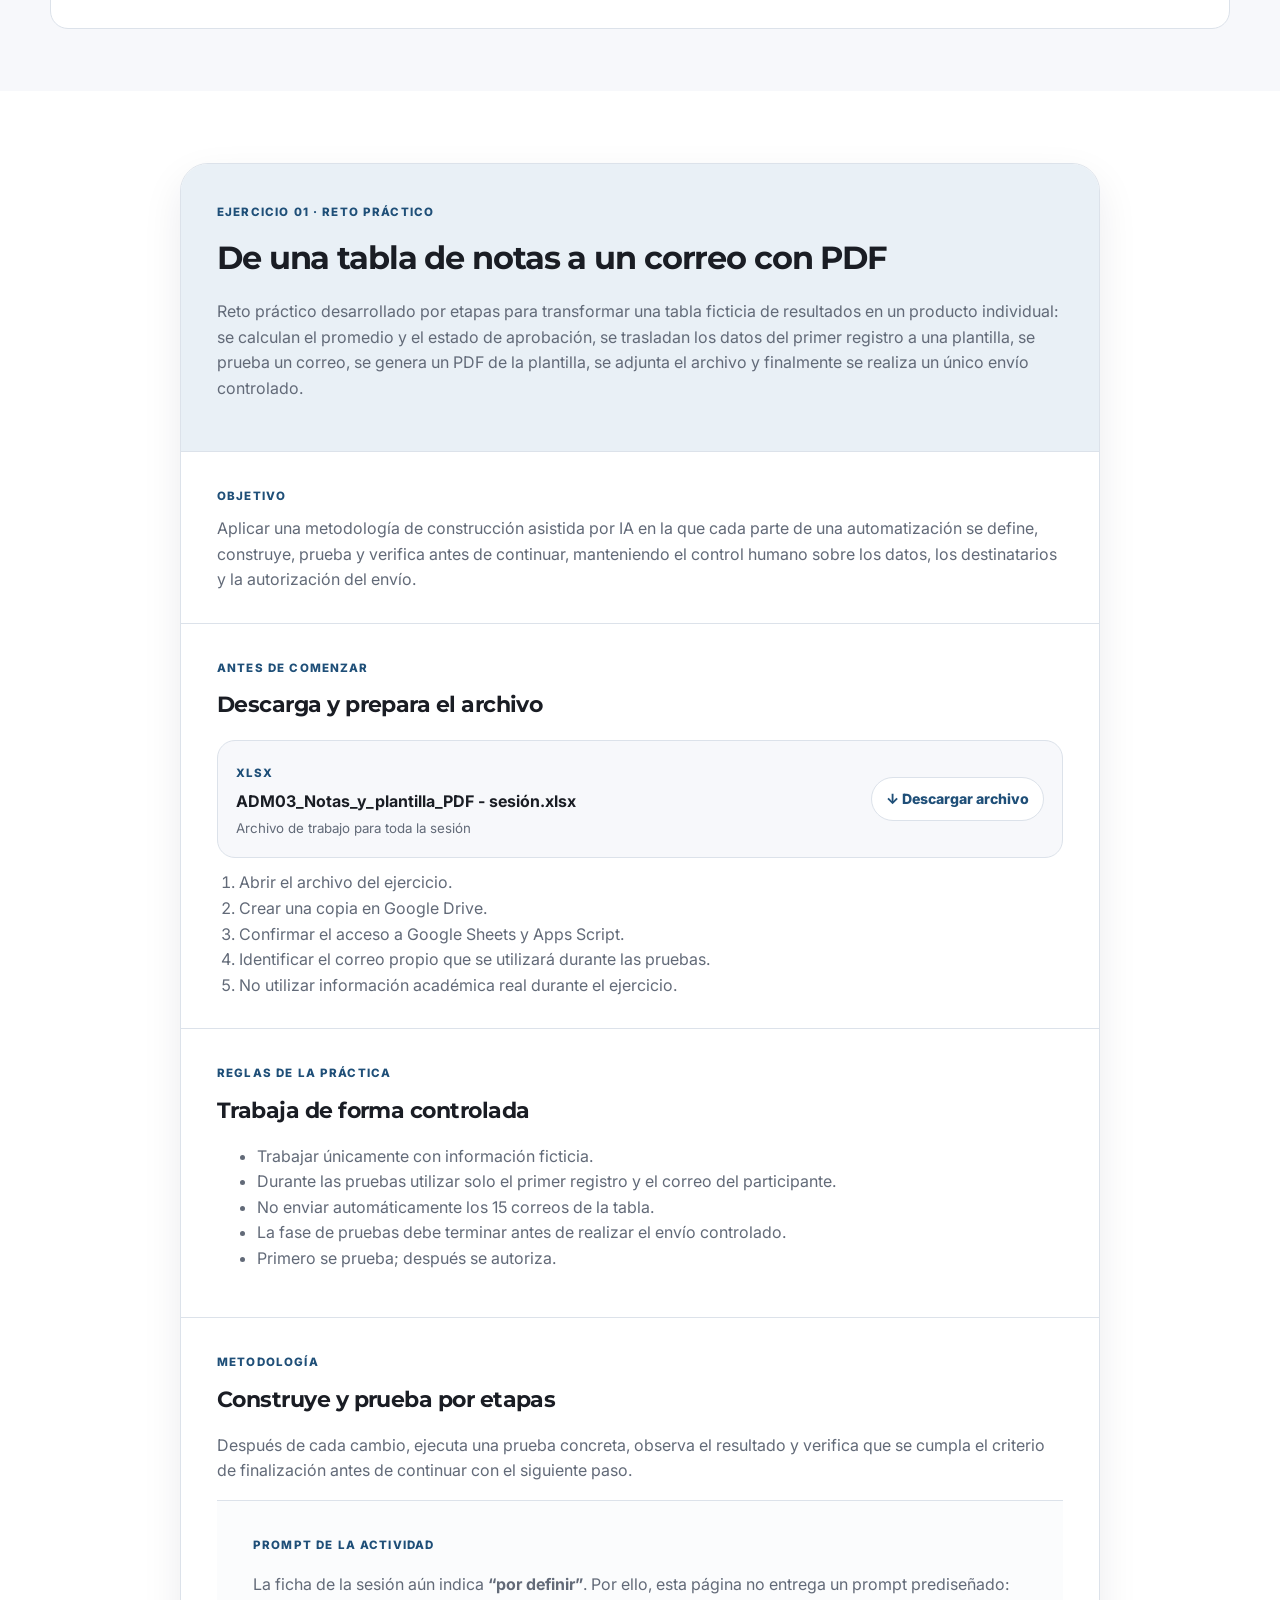
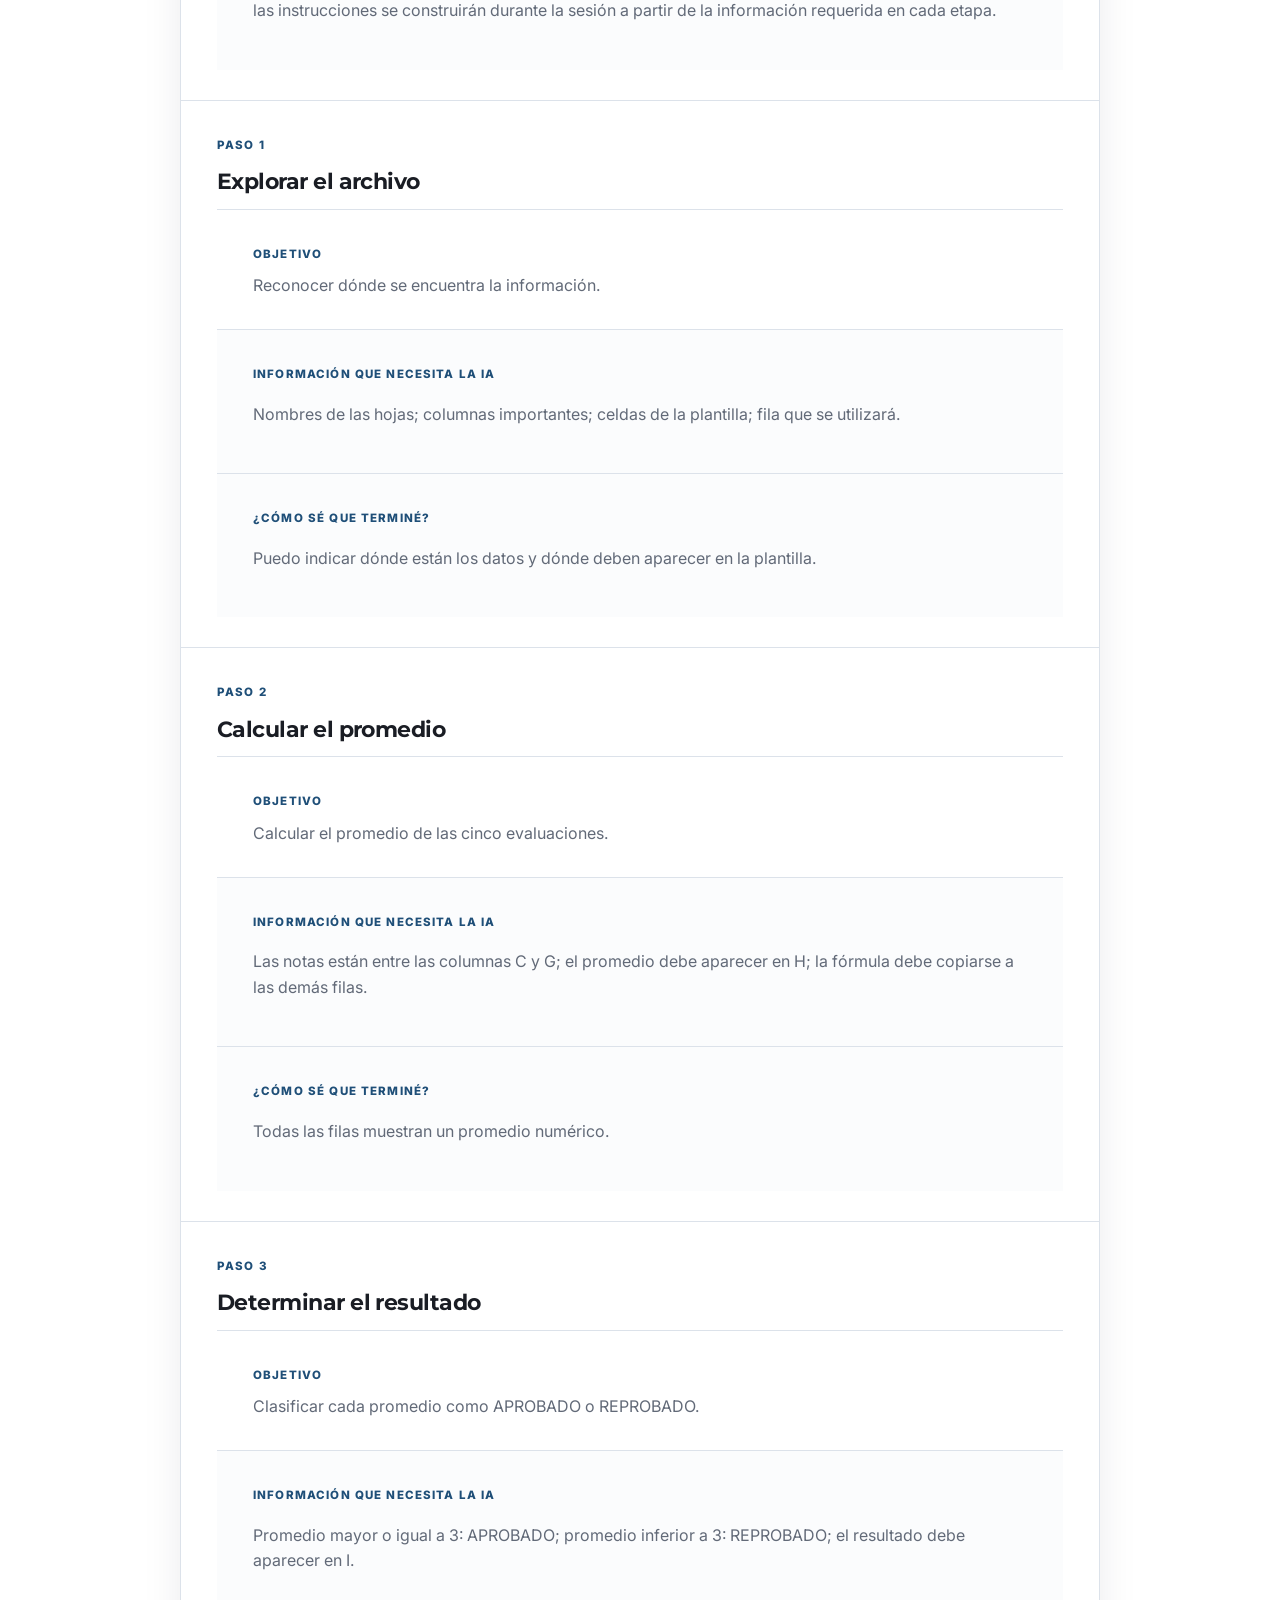
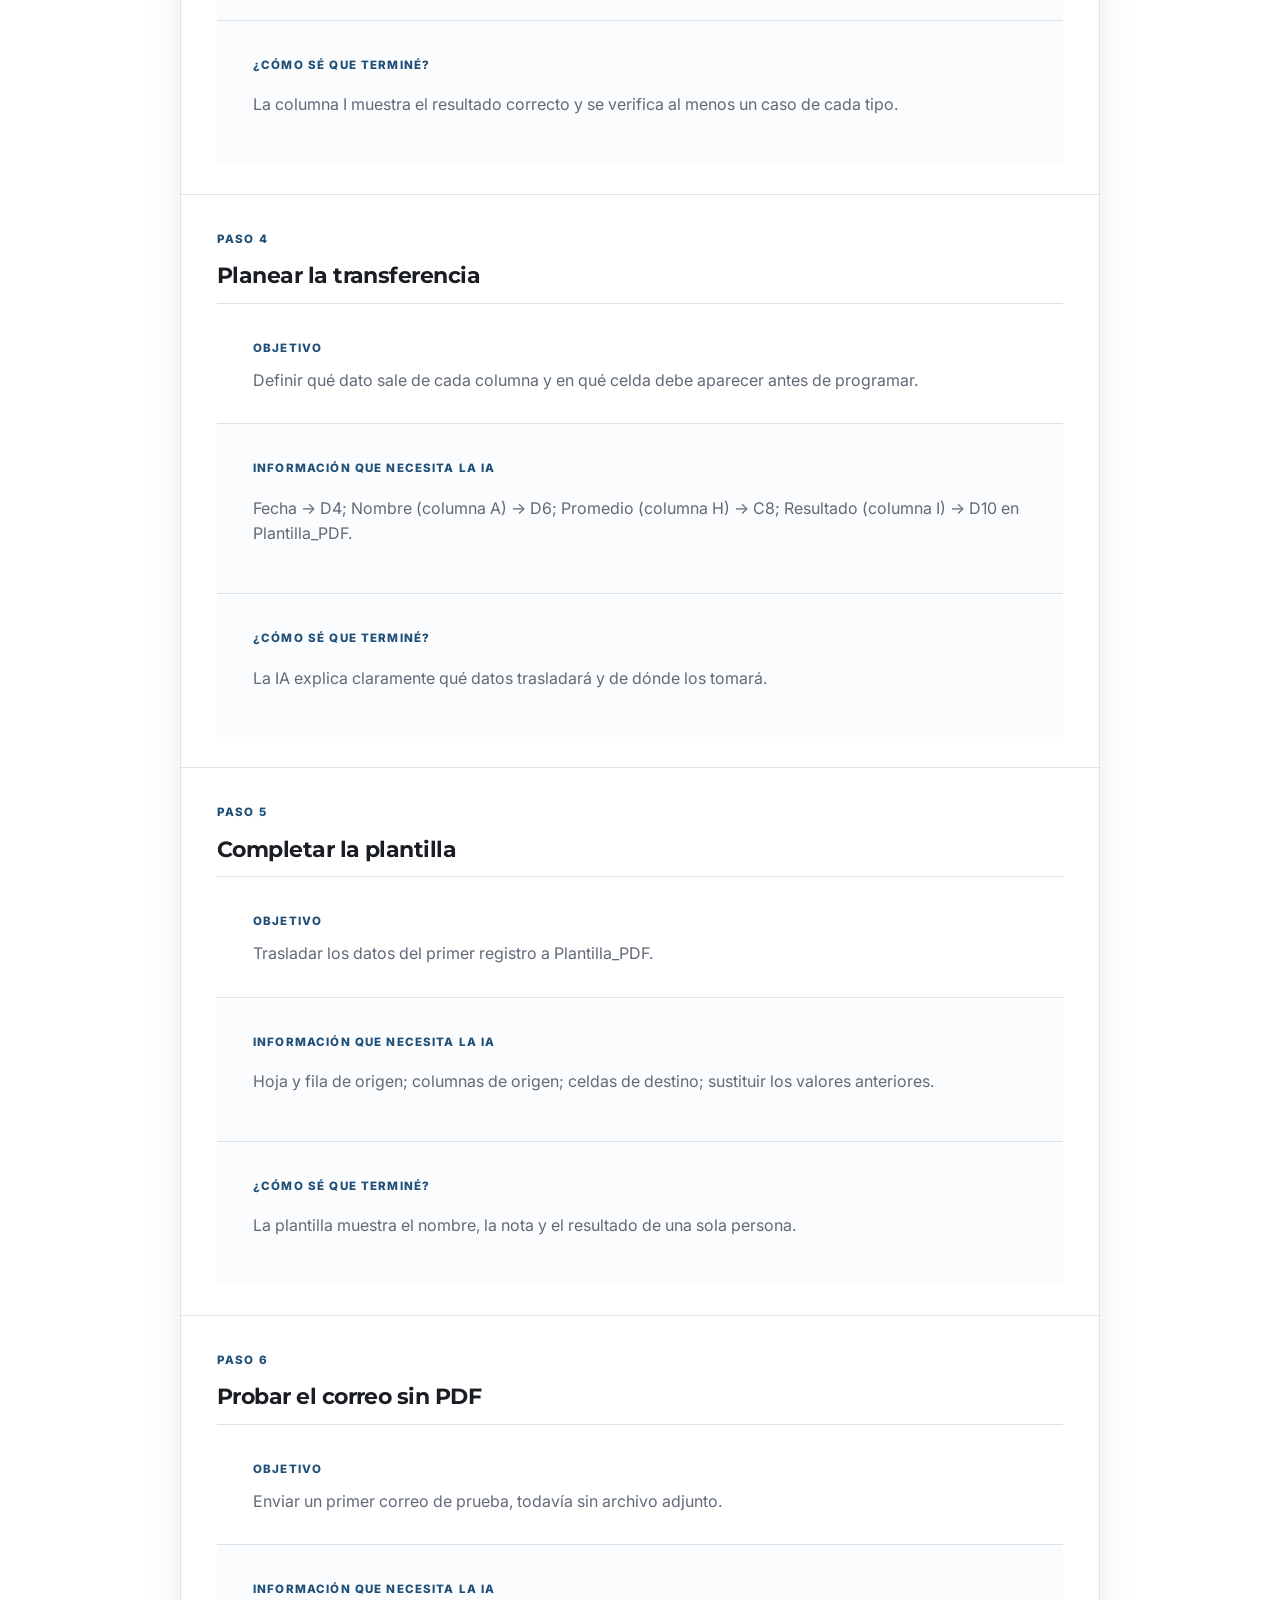
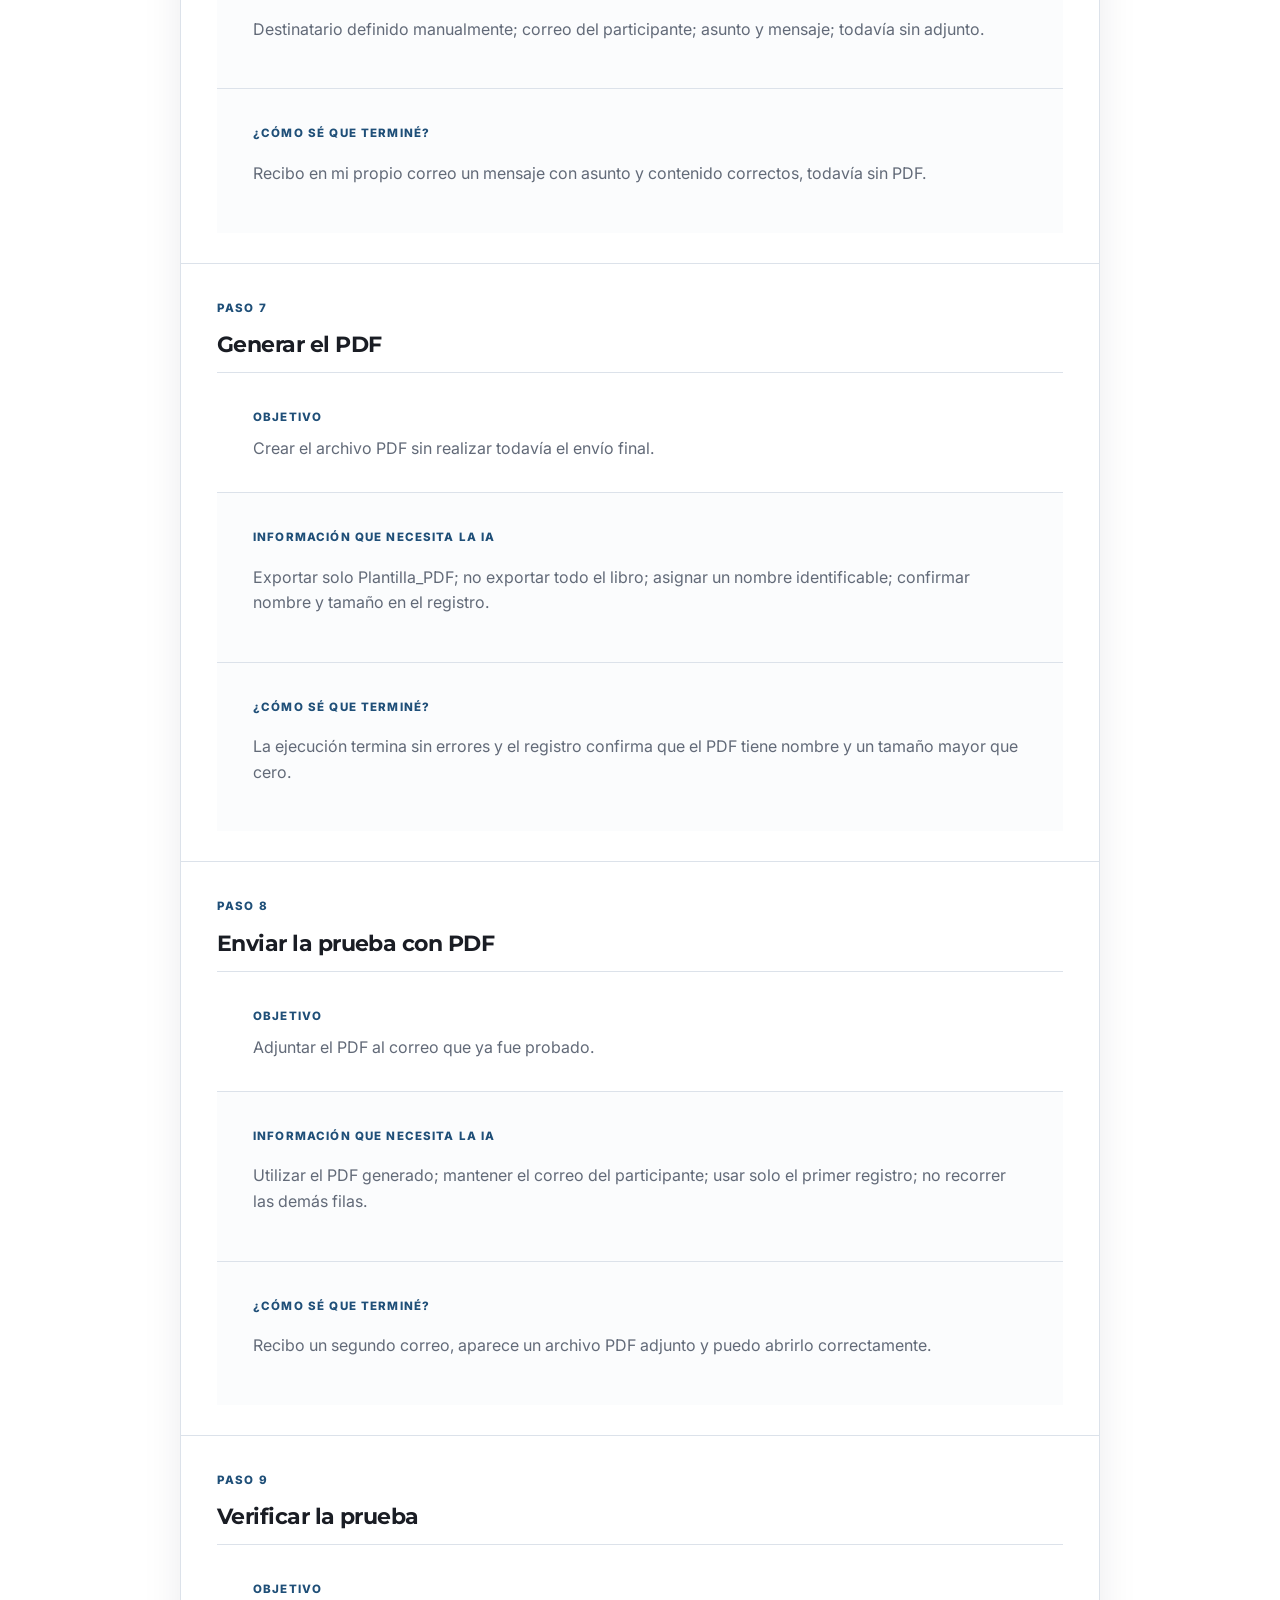
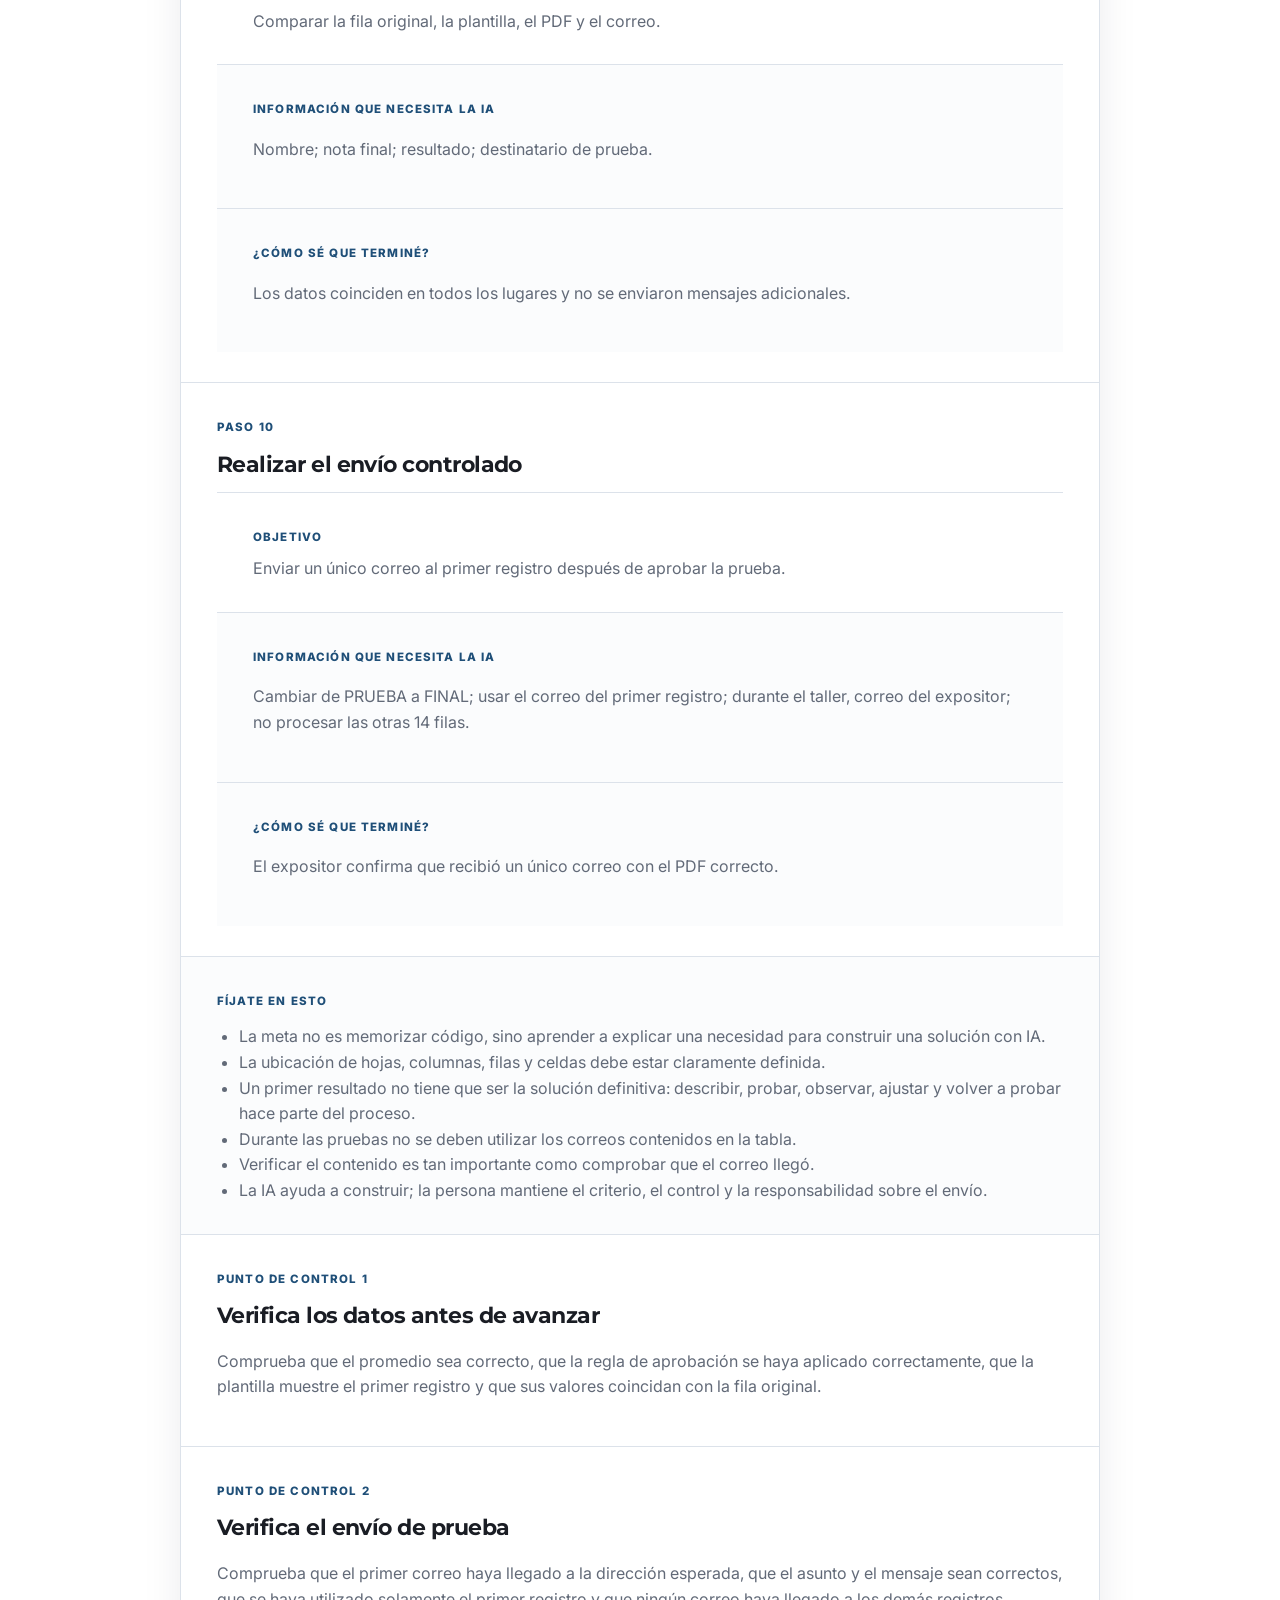
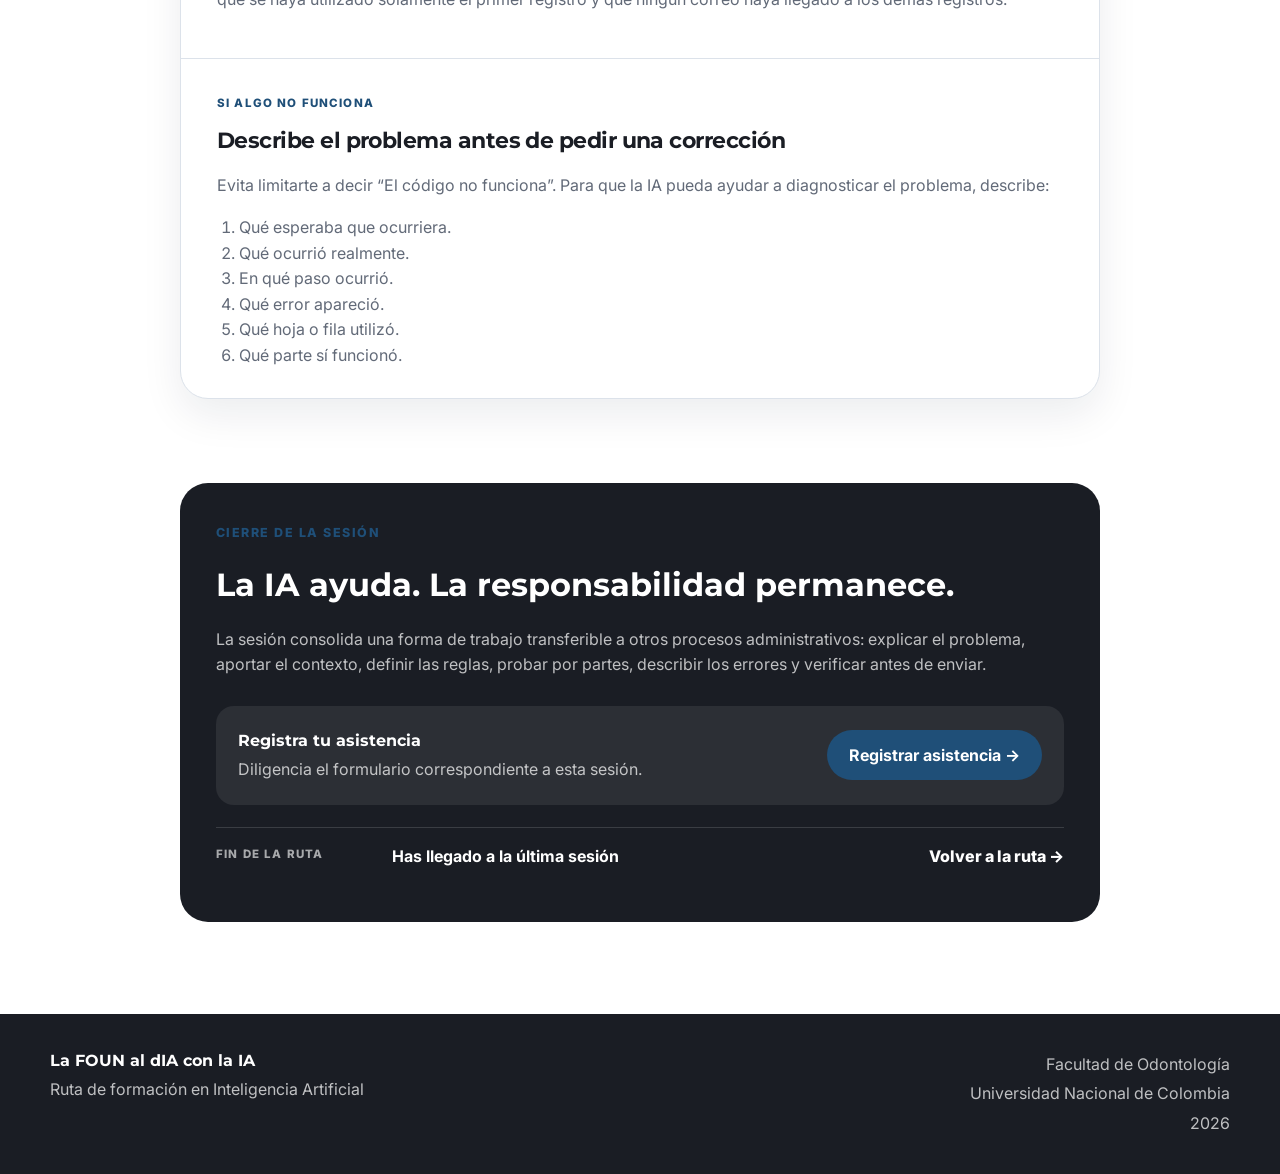
<file: administrativos-3.html>
<!DOCTYPE html>
<html lang="es">
<head>
  <meta charset="UTF-8">
  <meta name="viewport" content="width=device-width, initial-scale=1.0">
  <meta name="description" content="¿Cómo automatizar el envío de información desde Google Sheets? - La FOUN al dIA con la IA">
  <title>¿Cómo automatizar el envío de información desde Google Sheets? | La FOUN al dIA con la IA</title>
  <link rel="preconnect" href="https://fonts.googleapis.com">
  <link rel="preconnect" href="https://fonts.gstatic.com" crossorigin>
  <link href="https://fonts.googleapis.com/css2?family=Inter:wght@400;500;600;700&family=Montserrat:wght@600;700;800&display=swap" rel="stylesheet">
  <link rel="stylesheet" href="styles.css">
</head>
<body>

<header class="site-header">
  <div class="container header-inner">
    <a class="brand" href="index.html"><span class="brand-main">La FOUN al dIA con la IA</span></a>
    <button class="menu-toggle" type="button" aria-expanded="false" aria-controls="main-nav">
      <span class="sr-only">Abrir menú</span><span></span><span></span><span></span>
    </button>
    <nav id="main-nav" class="main-nav" aria-label="Navegación principal">
      <a href="index.html">Inicio</a>
      <a href="docentes.html">Docentes</a>
      <a href="administrativos.html">Administrativos</a>
      <a href="estudiantes.html">Estudiantes</a>
    </nav>
    <div class="institution">Facultad de Odontología · UNAL</div>
  </div>
</header>

<main class="session-page" data-session-page="administrativos-3">
  <div id="locked-session-message" class="locked-page-message" hidden>
    <div class="locked-page-card">
      <span class="locked-icon">🔒</span>
      <span class="eyebrow">Sesión aún no disponible</span>
      <h1 id="locked-session-title">¿Cómo automatizar el envío de información desde Google Sheets?</h1>
      <p id="locked-session-date">Esta sesión se habilitará próximamente.</p>
      <a href="index.html" class="button button-primary">Volver al inicio</a>
    </div>
  </div>

  <div id="session-content">
    <section class="session-hero">
      <div class="container">
        <nav class="breadcrumbs"><a href="index.html">Inicio</a><span>›</span><span>Sesión específica · Administrativos 03</span></nav>
        <span class="eyebrow">Sesión específica · Administrativos 03</span>
        <h1>¿Cómo automatizar el envío de información desde Google Sheets?</h1>
        <p>Sesión práctica orientada a construir, con apoyo de inteligencia artificial, un flujo controlado que parte de una tabla en Google Sheets y termina en el envío de un correo con un archivo PDF adjunto. Durante la sesión se trabajará con información ficticia para calcular resultados, trasladar datos a una plantilla, generar un PDF, preparar correos de prueba y realizar un único envío controlado. El énfasis está en explicar la necesidad, definir reglas, probar por partes, describir errores y verificar cada resultado antes de autorizar un envío.</p>
        <div class="session-hero-meta"><span>Administrativos</span><span>Duración: 120 minutos</span></div>
        <a class="button button-primary" href="assets/presentations/S_ESP_ADM_3.pdf" download>↓ Descargar presentación</a>
      </div>
    </section>

    <section class="session-outline">
      <div class="container">
        <div class="section-heading compact"><span class="eyebrow">En esta sesión</span><h2>Tu recorrido</h2></div>
        <div class="outline-list"><div class="outline-item"><span>01</span><div><strong>Solicitar fórmulas con nuestras propias palabras.</strong></div></div><div class="outline-item"><span>02</span><div><strong>Explicar cómo están organizados los datos en Google Sheets.</strong></div></div><div class="outline-item"><span>03</span><div><strong>Trasladar información desde una tabla a una plantilla individual.</strong></div></div><div class="outline-item"><span>04</span><div><strong>Preparar y probar un correo automático antes de incorporar archivos adjuntos.</strong></div></div><div class="outline-item"><span>05</span><div><strong>Generar un PDF desde una hoja específica de Google Sheets.</strong></div></div><div class="outline-item"><span>06</span><div><strong>Adjuntar el PDF y realizar un envío controlado.</strong></div></div><div class="outline-item"><span>07</span><div><strong>Verificar que la información enviada, el destinatario y el archivo adjunto sean correctos.</strong></div></div></div>
      </div>
    </section>

    <section class="exercise-section">
      <div class="container exercise-stack">
        <article class="exercise-card">
          <header class="exercise-header">
            <span class="exercise-label">EJERCICIO 01 · RETO PRÁCTICO</span>
            <h2>De una tabla de notas a un correo con PDF</h2>
            <p>Reto práctico desarrollado por etapas para transformar una tabla ficticia de resultados en un producto individual: se calculan el promedio y el estado de aprobación, se trasladan los datos del primer registro a una plantilla, se prueba un correo, se genera un PDF de la plantilla, se adjunta el archivo y finalmente se realiza un único envío controlado.</p>
          </header>

          <div class="exercise-objective">
            <span class="step-kicker">Objetivo</span>
            <p>Aplicar una metodología de construcción asistida por IA en la que cada parte de una automatización se define, construye, prueba y verifica antes de continuar, manteniendo el control humano sobre los datos, los destinatarios y la autorización del envío.</p>
          </div>

          <div class="exercise-step">
            <span class="step-number">Antes de comenzar</span>
            <h3>Descarga y prepara el archivo</h3>
            <div class="download-list">
              <div class="download-card">
                <div>
                  <span class="file-type">XLSX</span>
                  <strong>ADM03_Notas_y_plantilla_PDF - sesión.xlsx</strong>
                  <small>Archivo de trabajo para toda la sesión</small>
                </div>
                <a class="download-button" href="assets/files/ADM03_Notas_y_plantilla_PDF%20-%20sesi%C3%B3n.xlsx" download>↓ Descargar archivo</a>
              </div>
            </div>
            <ol><li>Abrir el archivo del ejercicio.</li><li>Crear una copia en Google Drive.</li><li>Confirmar el acceso a Google Sheets y Apps Script.</li><li>Identificar el correo propio que se utilizará durante las pruebas.</li><li>No utilizar información académica real durante el ejercicio.</li></ol>
          </div>

          <div class="exercise-step">
            <span class="step-number">Reglas de la práctica</span>
            <h3>Trabaja de forma controlada</h3>
            <ul><li>Trabajar únicamente con información ficticia.</li><li>Durante las pruebas utilizar solo el primer registro y el correo del participante.</li><li>No enviar automáticamente los 15 correos de la tabla.</li><li>La fase de pruebas debe terminar antes de realizar el envío controlado.</li><li>Primero se prueba; después se autoriza.</li></ul>
          </div>

          <div class="exercise-step">
            <span class="step-number">Metodología</span>
            <h3>Construye y prueba por etapas</h3>
            <p>Después de cada cambio, ejecuta una prueba concreta, observa el resultado y verifica que se cumpla el criterio de finalización antes de continuar con el siguiente paso.</p>
            <aside class="reflection-box">
              <span class="step-kicker">Prompt de la actividad</span>
              <p>La ficha de la sesión aún indica <strong>“por definir”</strong>. Por ello, esta página no entrega un prompt prediseñado: las instrucciones se construirán durante la sesión a partir de la información requerida en cada etapa.</p>
            </aside>
          </div>

          
    <div class="exercise-step">
      <span class="step-number">Paso 1</span>
      <h3>Explorar el archivo</h3>
      <div class="exercise-objective">
        <span class="step-kicker">Objetivo</span>
        <p>Reconocer dónde se encuentra la información.</p>
      </div>
      <div class="reflection-box">
        <span class="step-kicker">Información que necesita la IA</span>
        <p>Nombres de las hojas; columnas importantes; celdas de la plantilla; fila que se utilizará.</p>
      </div>
      <div class="reflection-box">
        <span class="step-kicker">¿Cómo sé que terminé?</span>
        <p>Puedo indicar dónde están los datos y dónde deben aparecer en la plantilla.</p>
      </div>
    </div>
    
    <div class="exercise-step">
      <span class="step-number">Paso 2</span>
      <h3>Calcular el promedio</h3>
      <div class="exercise-objective">
        <span class="step-kicker">Objetivo</span>
        <p>Calcular el promedio de las cinco evaluaciones.</p>
      </div>
      <div class="reflection-box">
        <span class="step-kicker">Información que necesita la IA</span>
        <p>Las notas están entre las columnas C y G; el promedio debe aparecer en H; la fórmula debe copiarse a las demás filas.</p>
      </div>
      <div class="reflection-box">
        <span class="step-kicker">¿Cómo sé que terminé?</span>
        <p>Todas las filas muestran un promedio numérico.</p>
      </div>
    </div>
    
    <div class="exercise-step">
      <span class="step-number">Paso 3</span>
      <h3>Determinar el resultado</h3>
      <div class="exercise-objective">
        <span class="step-kicker">Objetivo</span>
        <p>Clasificar cada promedio como APROBADO o REPROBADO.</p>
      </div>
      <div class="reflection-box">
        <span class="step-kicker">Información que necesita la IA</span>
        <p>Promedio mayor o igual a 3: APROBADO; promedio inferior a 3: REPROBADO; el resultado debe aparecer en I.</p>
      </div>
      <div class="reflection-box">
        <span class="step-kicker">¿Cómo sé que terminé?</span>
        <p>La columna I muestra el resultado correcto y se verifica al menos un caso de cada tipo.</p>
      </div>
    </div>
    
    <div class="exercise-step">
      <span class="step-number">Paso 4</span>
      <h3>Planear la transferencia</h3>
      <div class="exercise-objective">
        <span class="step-kicker">Objetivo</span>
        <p>Definir qué dato sale de cada columna y en qué celda debe aparecer antes de programar.</p>
      </div>
      <div class="reflection-box">
        <span class="step-kicker">Información que necesita la IA</span>
        <p>Fecha → D4; Nombre (columna A) → D6; Promedio (columna H) → C8; Resultado (columna I) → D10 en Plantilla_PDF.</p>
      </div>
      <div class="reflection-box">
        <span class="step-kicker">¿Cómo sé que terminé?</span>
        <p>La IA explica claramente qué datos trasladará y de dónde los tomará.</p>
      </div>
    </div>
    
    <div class="exercise-step">
      <span class="step-number">Paso 5</span>
      <h3>Completar la plantilla</h3>
      <div class="exercise-objective">
        <span class="step-kicker">Objetivo</span>
        <p>Trasladar los datos del primer registro a Plantilla_PDF.</p>
      </div>
      <div class="reflection-box">
        <span class="step-kicker">Información que necesita la IA</span>
        <p>Hoja y fila de origen; columnas de origen; celdas de destino; sustituir los valores anteriores.</p>
      </div>
      <div class="reflection-box">
        <span class="step-kicker">¿Cómo sé que terminé?</span>
        <p>La plantilla muestra el nombre, la nota y el resultado de una sola persona.</p>
      </div>
    </div>
    
    <div class="exercise-step">
      <span class="step-number">Paso 6</span>
      <h3>Probar el correo sin PDF</h3>
      <div class="exercise-objective">
        <span class="step-kicker">Objetivo</span>
        <p>Enviar un primer correo de prueba, todavía sin archivo adjunto.</p>
      </div>
      <div class="reflection-box">
        <span class="step-kicker">Información que necesita la IA</span>
        <p>Destinatario definido manualmente; correo del participante; asunto y mensaje; todavía sin adjunto.</p>
      </div>
      <div class="reflection-box">
        <span class="step-kicker">¿Cómo sé que terminé?</span>
        <p>Recibo en mi propio correo un mensaje con asunto y contenido correctos, todavía sin PDF.</p>
      </div>
    </div>
    
    <div class="exercise-step">
      <span class="step-number">Paso 7</span>
      <h3>Generar el PDF</h3>
      <div class="exercise-objective">
        <span class="step-kicker">Objetivo</span>
        <p>Crear el archivo PDF sin realizar todavía el envío final.</p>
      </div>
      <div class="reflection-box">
        <span class="step-kicker">Información que necesita la IA</span>
        <p>Exportar solo Plantilla_PDF; no exportar todo el libro; asignar un nombre identificable; confirmar nombre y tamaño en el registro.</p>
      </div>
      <div class="reflection-box">
        <span class="step-kicker">¿Cómo sé que terminé?</span>
        <p>La ejecución termina sin errores y el registro confirma que el PDF tiene nombre y un tamaño mayor que cero.</p>
      </div>
    </div>
    
    <div class="exercise-step">
      <span class="step-number">Paso 8</span>
      <h3>Enviar la prueba con PDF</h3>
      <div class="exercise-objective">
        <span class="step-kicker">Objetivo</span>
        <p>Adjuntar el PDF al correo que ya fue probado.</p>
      </div>
      <div class="reflection-box">
        <span class="step-kicker">Información que necesita la IA</span>
        <p>Utilizar el PDF generado; mantener el correo del participante; usar solo el primer registro; no recorrer las demás filas.</p>
      </div>
      <div class="reflection-box">
        <span class="step-kicker">¿Cómo sé que terminé?</span>
        <p>Recibo un segundo correo, aparece un archivo PDF adjunto y puedo abrirlo correctamente.</p>
      </div>
    </div>
    
    <div class="exercise-step">
      <span class="step-number">Paso 9</span>
      <h3>Verificar la prueba</h3>
      <div class="exercise-objective">
        <span class="step-kicker">Objetivo</span>
        <p>Comparar la fila original, la plantilla, el PDF y el correo.</p>
      </div>
      <div class="reflection-box">
        <span class="step-kicker">Información que necesita la IA</span>
        <p>Nombre; nota final; resultado; destinatario de prueba.</p>
      </div>
      <div class="reflection-box">
        <span class="step-kicker">¿Cómo sé que terminé?</span>
        <p>Los datos coinciden en todos los lugares y no se enviaron mensajes adicionales.</p>
      </div>
    </div>
    
    <div class="exercise-step">
      <span class="step-number">Paso 10</span>
      <h3>Realizar el envío controlado</h3>
      <div class="exercise-objective">
        <span class="step-kicker">Objetivo</span>
        <p>Enviar un único correo al primer registro después de aprobar la prueba.</p>
      </div>
      <div class="reflection-box">
        <span class="step-kicker">Información que necesita la IA</span>
        <p>Cambiar de PRUEBA a FINAL; usar el correo del primer registro; durante el taller, correo del expositor; no procesar las otras 14 filas.</p>
      </div>
      <div class="reflection-box">
        <span class="step-kicker">¿Cómo sé que terminé?</span>
        <p>El expositor confirma que recibió un único correo con el PDF correcto.</p>
      </div>
    </div>
    

          <aside class="reflection-box">
            <span class="step-kicker">Fíjate en esto</span>
            <ul><li>La meta no es memorizar código, sino aprender a explicar una necesidad para construir una solución con IA.</li><li>La ubicación de hojas, columnas, filas y celdas debe estar claramente definida.</li><li>Un primer resultado no tiene que ser la solución definitiva: describir, probar, observar, ajustar y volver a probar hace parte del proceso.</li><li>Durante las pruebas no se deben utilizar los correos contenidos en la tabla.</li><li>Verificar el contenido es tan importante como comprobar que el correo llegó.</li><li>La IA ayuda a construir; la persona mantiene el criterio, el control y la responsabilidad sobre el envío.</li></ul>
          </aside>

          <div class="exercise-step">
            <span class="step-number">Punto de control 1</span>
            <h3>Verifica los datos antes de avanzar</h3>
            <p>Comprueba que el promedio sea correcto, que la regla de aprobación se haya aplicado correctamente, que la plantilla muestre el primer registro y que sus valores coincidan con la fila original.</p>
          </div>

          <div class="exercise-step">
            <span class="step-number">Punto de control 2</span>
            <h3>Verifica el envío de prueba</h3>
            <p>Comprueba que el primer correo haya llegado a la dirección esperada, que el asunto y el mensaje sean correctos, que se haya utilizado solamente el primer registro y que ningún correo haya llegado a los demás registros.</p>
          </div>

          <div class="exercise-step">
            <span class="step-number">Si algo no funciona</span>
            <h3>Describe el problema antes de pedir una corrección</h3>
            <p>Evita limitarte a decir “El código no funciona”. Para que la IA pueda ayudar a diagnosticar el problema, describe:</p>
            <ol><li>Qué esperaba que ocurriera.</li><li>Qué ocurrió realmente.</li><li>En qué paso ocurrió.</li><li>Qué error apareció.</li><li>Qué hoja o fila utilizó.</li><li>Qué parte sí funcionó.</li></ol>
          </div>
        </article>
      </div>
    </section>

    <section class="session-close">
      <div class="container">
        <div class="close-card">
          <span class="eyebrow">Cierre de la sesión</span>
          <h2>La IA ayuda. La responsabilidad permanece.</h2>
          <p>La sesión consolida una forma de trabajo transferible a otros procesos administrativos: explicar el problema, aportar el contexto, definir las reglas, probar por partes, describir los errores y verificar antes de enviar.</p>

          <div class="attendance-box">
            <div><strong>Registra tu asistencia</strong><p>Diligencia el formulario correspondiente a esta sesión.</p></div>
            <a class="button button-primary" href="https://forms.gle/cXAoyrAXGrskuVTp6" target="_blank" rel="noopener">Registrar asistencia →</a>
          </div>

          <div class="continue-options" id="continue-options"></div>
        </div>
      </div>
    </section>
  </div>
</main>

<footer class="site-footer">
  <div class="container footer-inner">
    <div><strong>La FOUN al dIA con la IA</strong><p>Ruta de formación en Inteligencia Artificial</p></div>
    <div class="footer-meta"><p>Facultad de Odontología</p><p>Universidad Nacional de Colombia</p><p>2026</p></div>
  </div>
</footer>

<script src="site-config.js"></script>
<script src="main.js"></script>
</body>
</html>
</file>
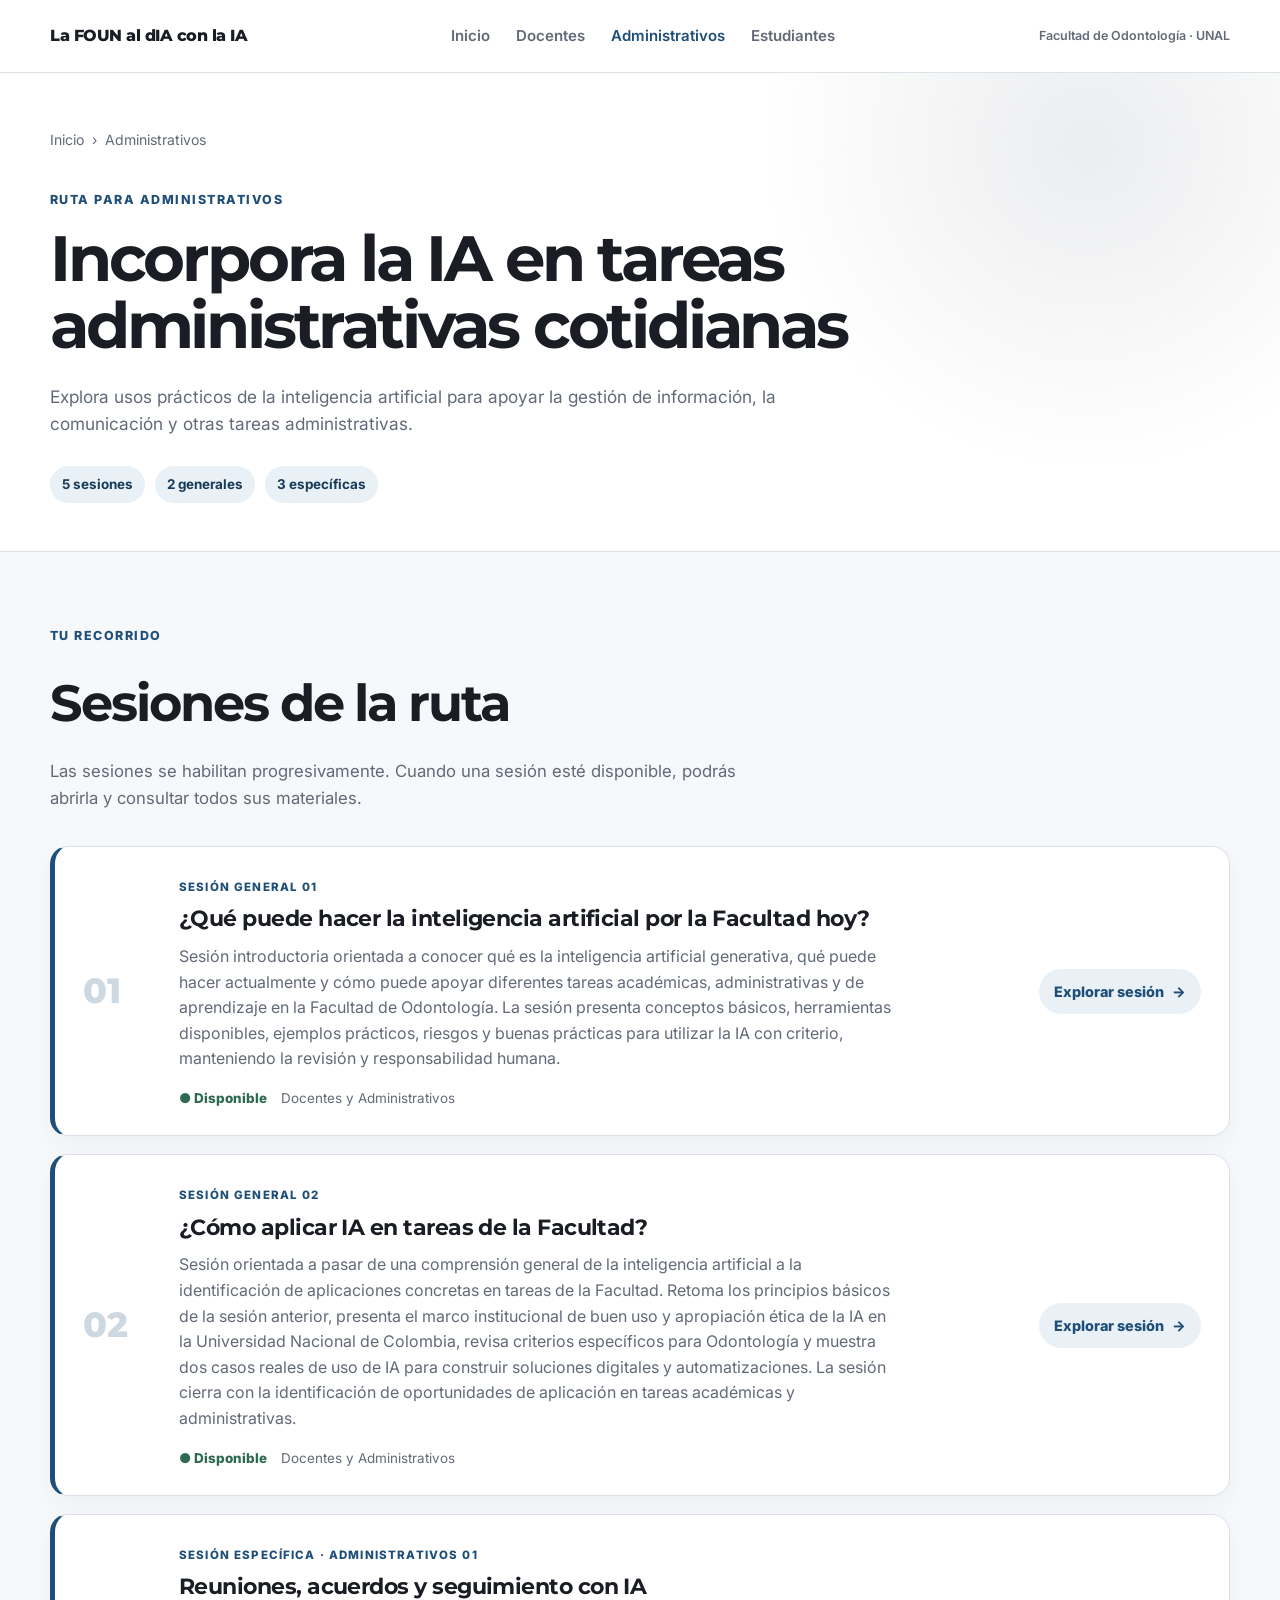
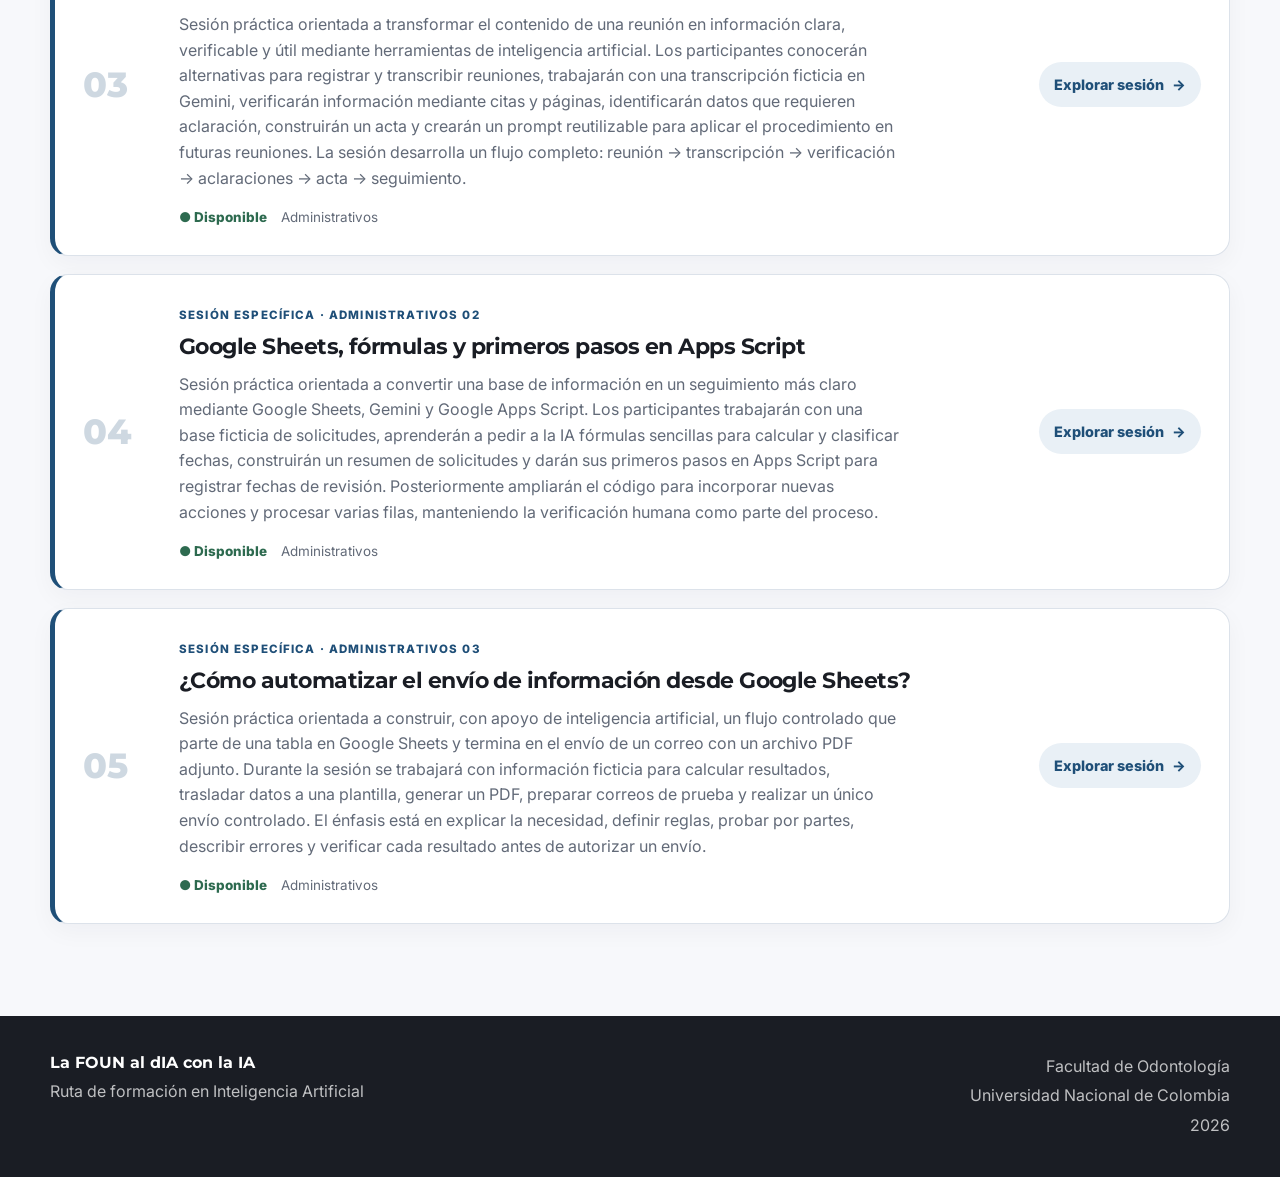
<file: administrativos.html>
<!DOCTYPE html>
<html lang="es">
<head>
  <meta charset="UTF-8">
  <meta name="viewport" content="width=device-width, initial-scale=1.0">
  <meta name="description" content="Ruta para administrativos - La FOUN al dIA con la IA">
  <title>Ruta para administrativos | La FOUN al dIA con la IA</title>
  <link rel="preconnect" href="https://fonts.googleapis.com">
  <link rel="preconnect" href="https://fonts.gstatic.com" crossorigin>
  <link href="https://fonts.googleapis.com/css2?family=Inter:wght@400;500;600;700&family=Montserrat:wght@600;700;800&display=swap" rel="stylesheet">
  <link rel="stylesheet" href="styles.css">
</head>
<body>

<header class="site-header">
  <div class="container header-inner">
    <a class="brand" href="index.html"><span class="brand-main">La FOUN al dIA con la IA</span></a>
    <button class="menu-toggle" type="button" aria-expanded="false" aria-controls="main-nav">
      <span class="sr-only">Abrir menú</span><span></span><span></span><span></span>
    </button>
    <nav id="main-nav" class="main-nav" aria-label="Navegación principal">
      <a href="index.html" >Inicio</a>
      <a href="docentes.html" >Docentes</a>
      <a href="administrativos.html" class='active'>Administrativos</a>
      <a href="estudiantes.html" >Estudiantes</a>
    </nav>
    <div class="institution">Facultad de Odontología · UNAL</div>
  </div>
</header>

<main data-route-page="administrativos">
  <section class="route-hero route-accent-administrativos">
    <div class="container">
      <nav class="breadcrumbs"><a href="index.html">Inicio</a><span>›</span><span>Administrativos</span></nav>
      <span class="eyebrow">Ruta para administrativos</span>
      <h1>Incorpora la IA en tareas administrativas cotidianas</h1>
      <p>Explora usos prácticos de la inteligencia artificial para apoyar la gestión de información, la comunicación y otras tareas administrativas.</p>
      <div class="route-summary">
        <span>5 sesiones</span><span>2 generales</span><span>3 específicas</span>
      </div>
    </div>
  </section>

  <section class="journey-section">
    <div class="container">
      <div class="section-heading compact">
        <span class="eyebrow">Tu recorrido</span>
        <h2>Sesiones de la ruta</h2>
        <p>Las sesiones se habilitan progresivamente. Cuando una sesión esté disponible, podrás abrirla y consultar todos sus materiales.</p>
      </div>
      <div class="session-list" id="route-session-list"></div>
    </div>
  </section>
</main>

<footer class="site-footer">
  <div class="container footer-inner">
    <div>
      <strong>La FOUN al dIA con la IA</strong>
      <p>Ruta de formación en Inteligencia Artificial</p>
    </div>
    <div class="footer-meta">
      <p>Facultad de Odontología</p>
      <p>Universidad Nacional de Colombia</p>
      <p>2026</p>
    </div>
  </div>
</footer>

<script src="site-config.js"></script>
<script src="main.js"></script>
</body></html>
</file>
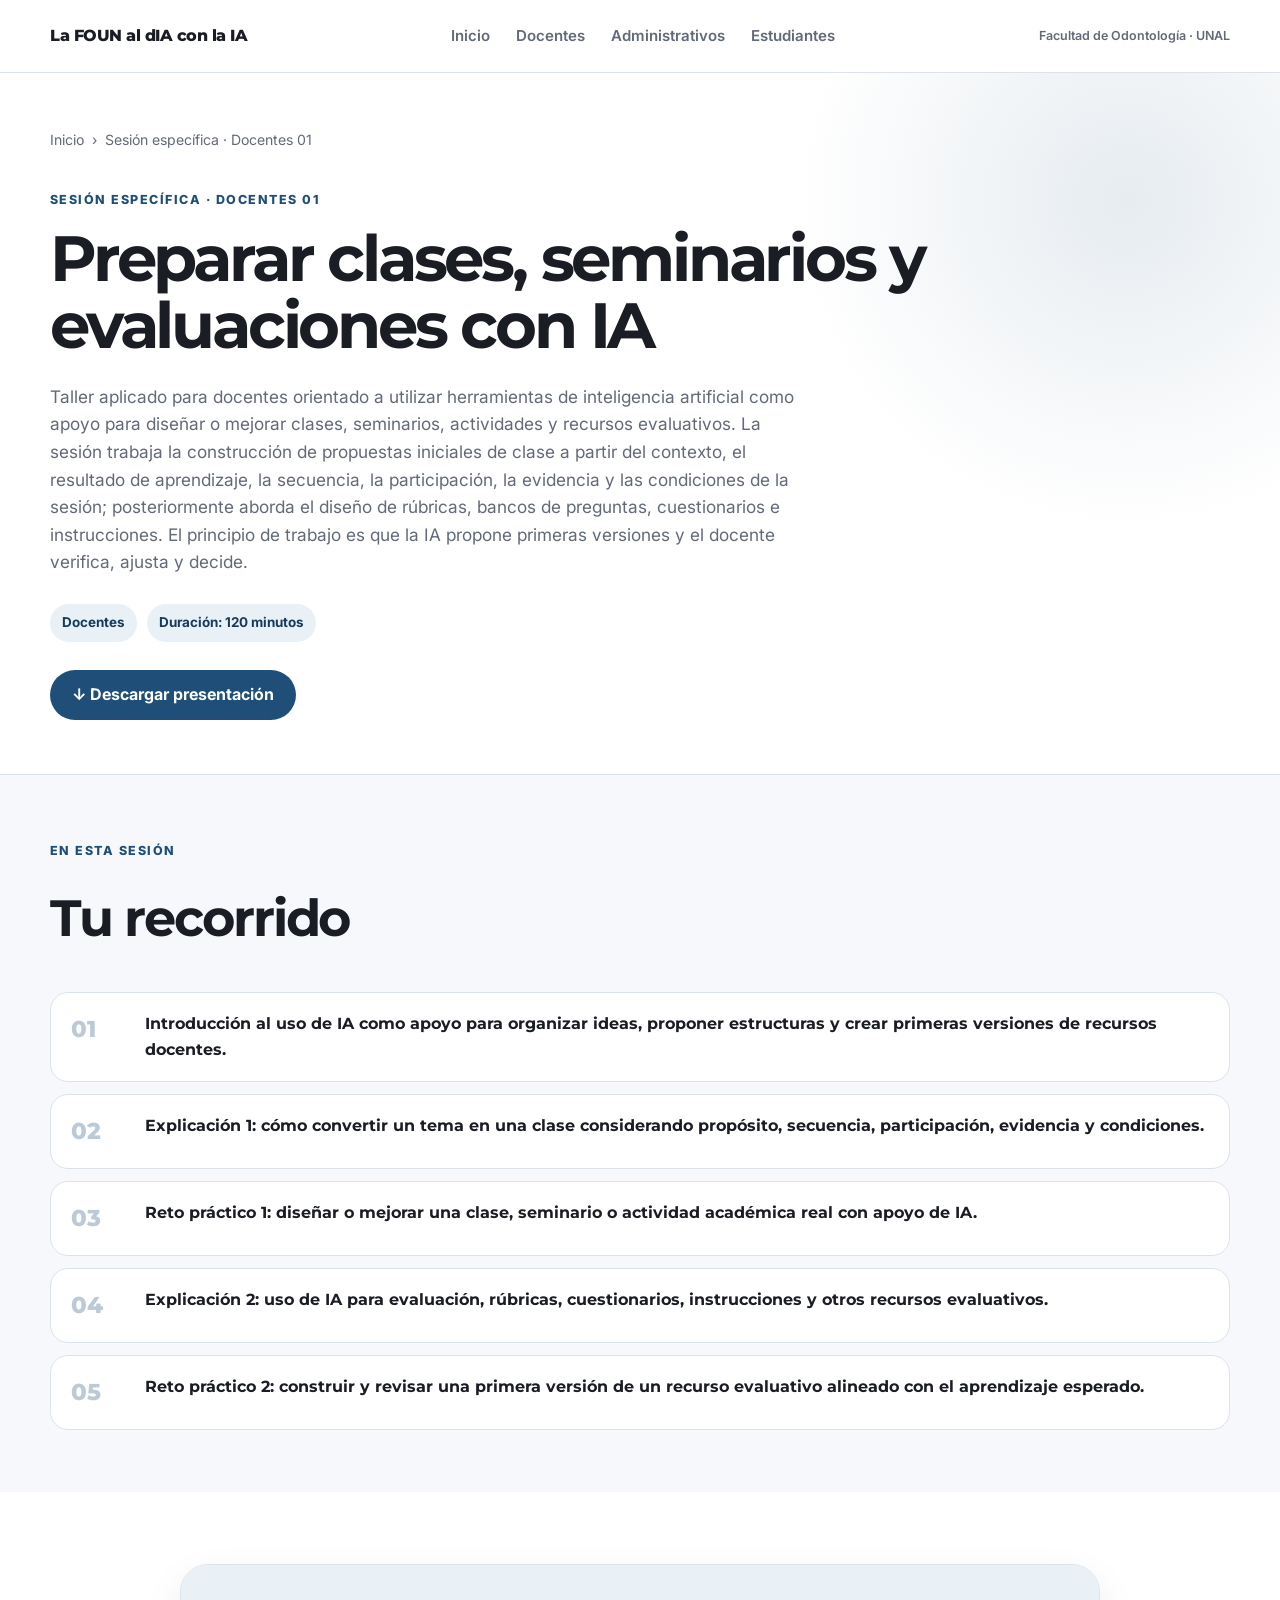
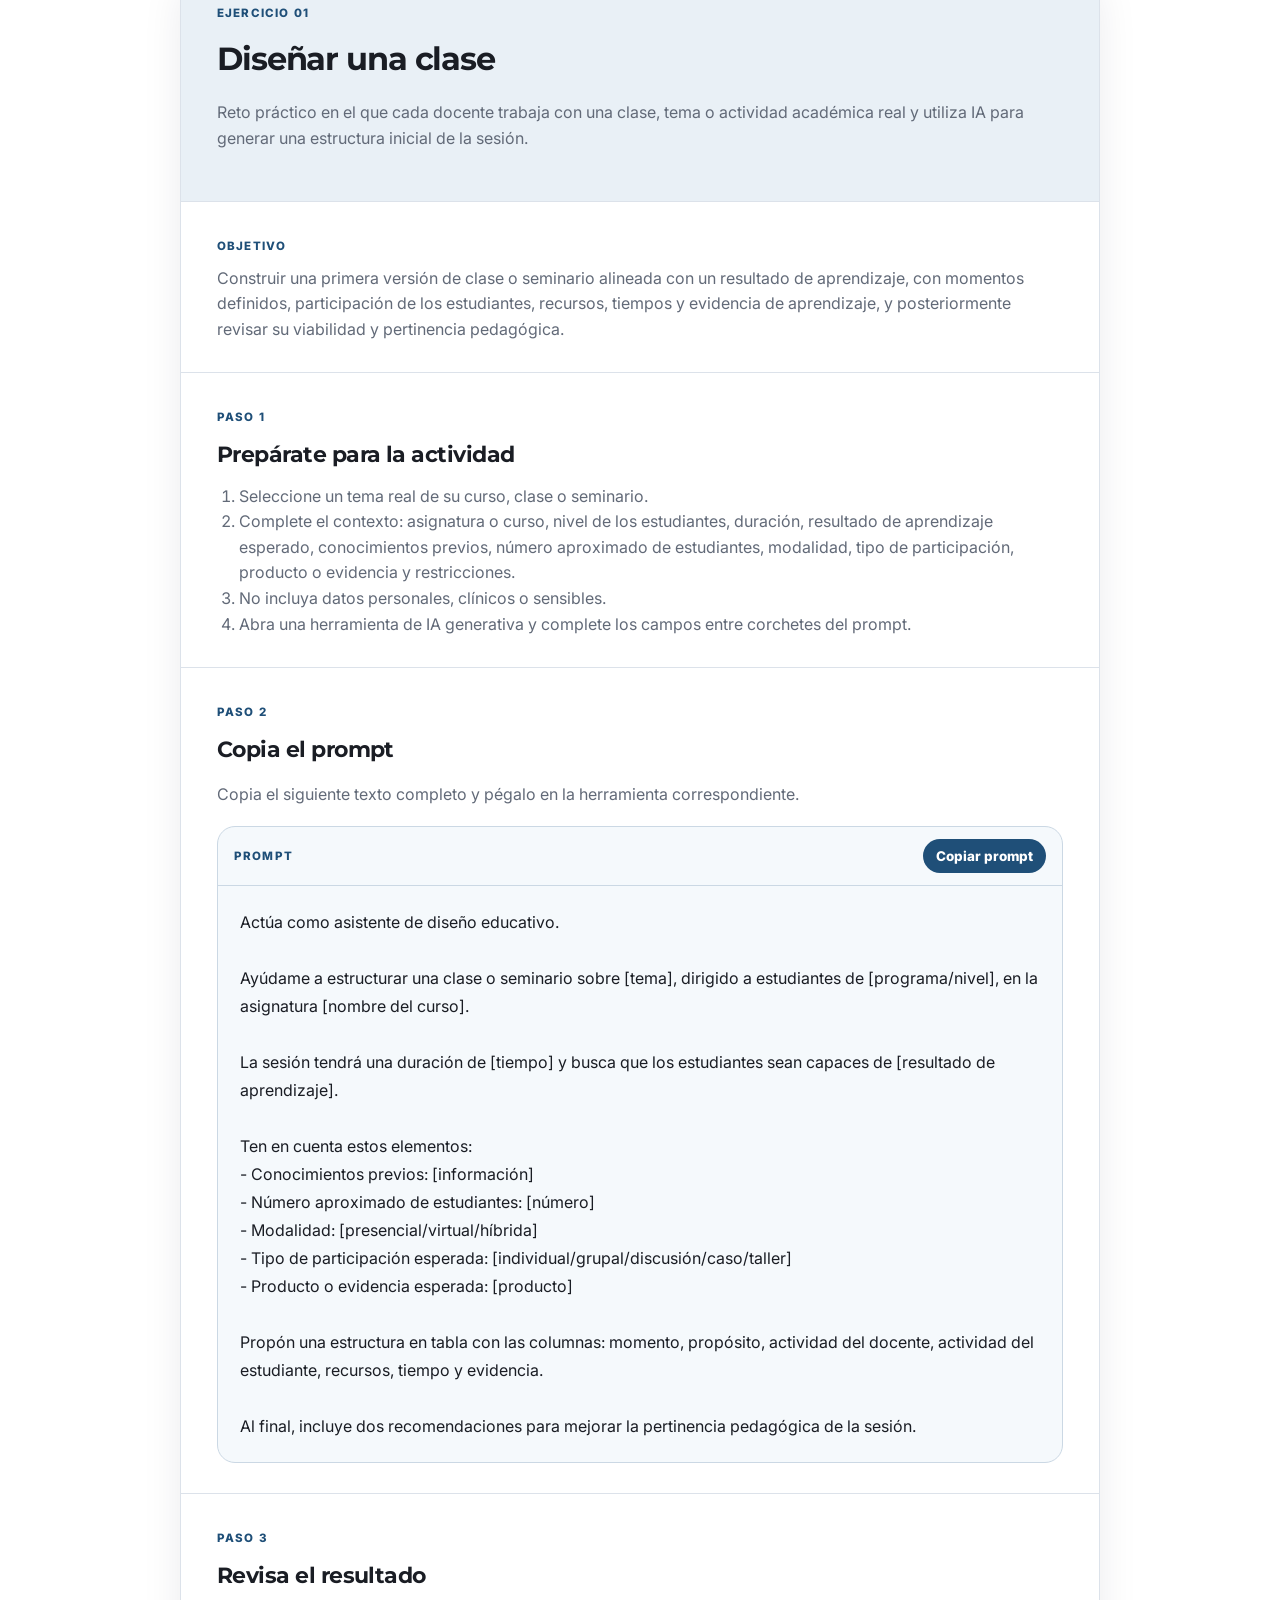
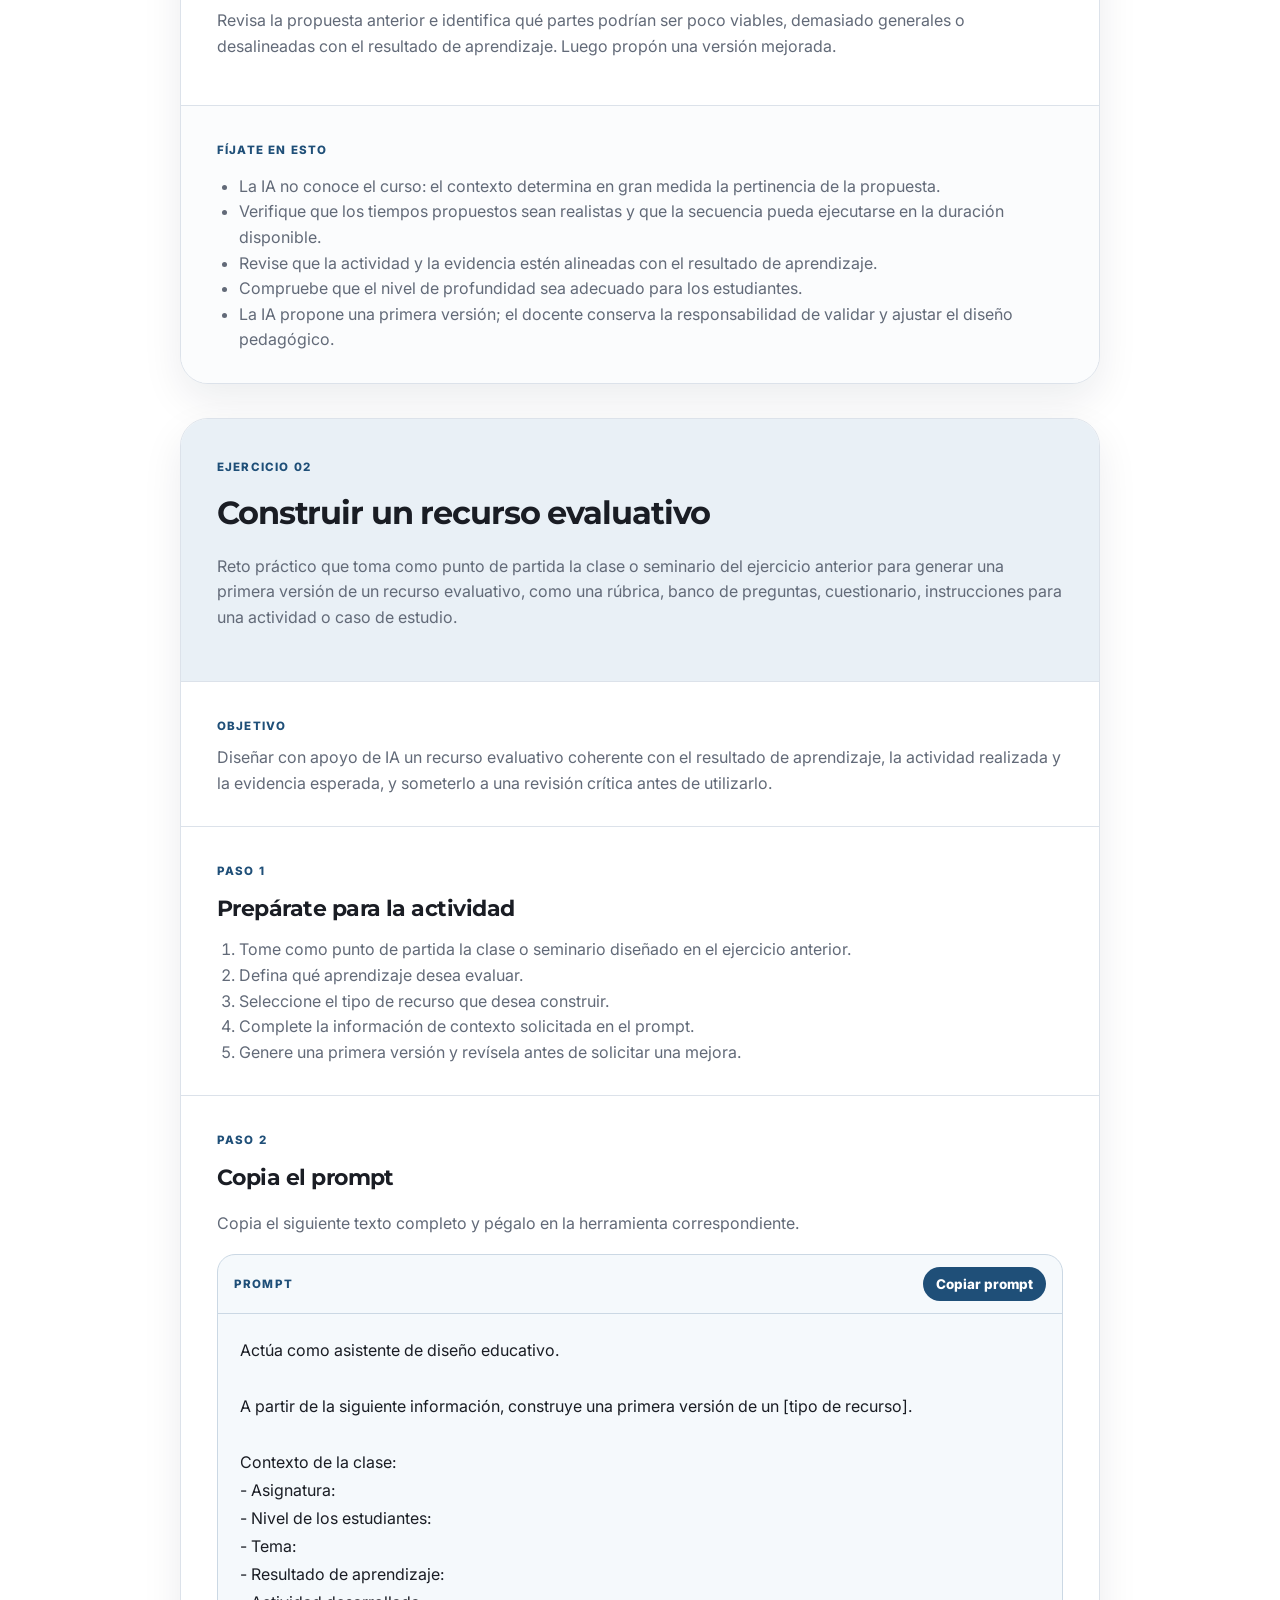
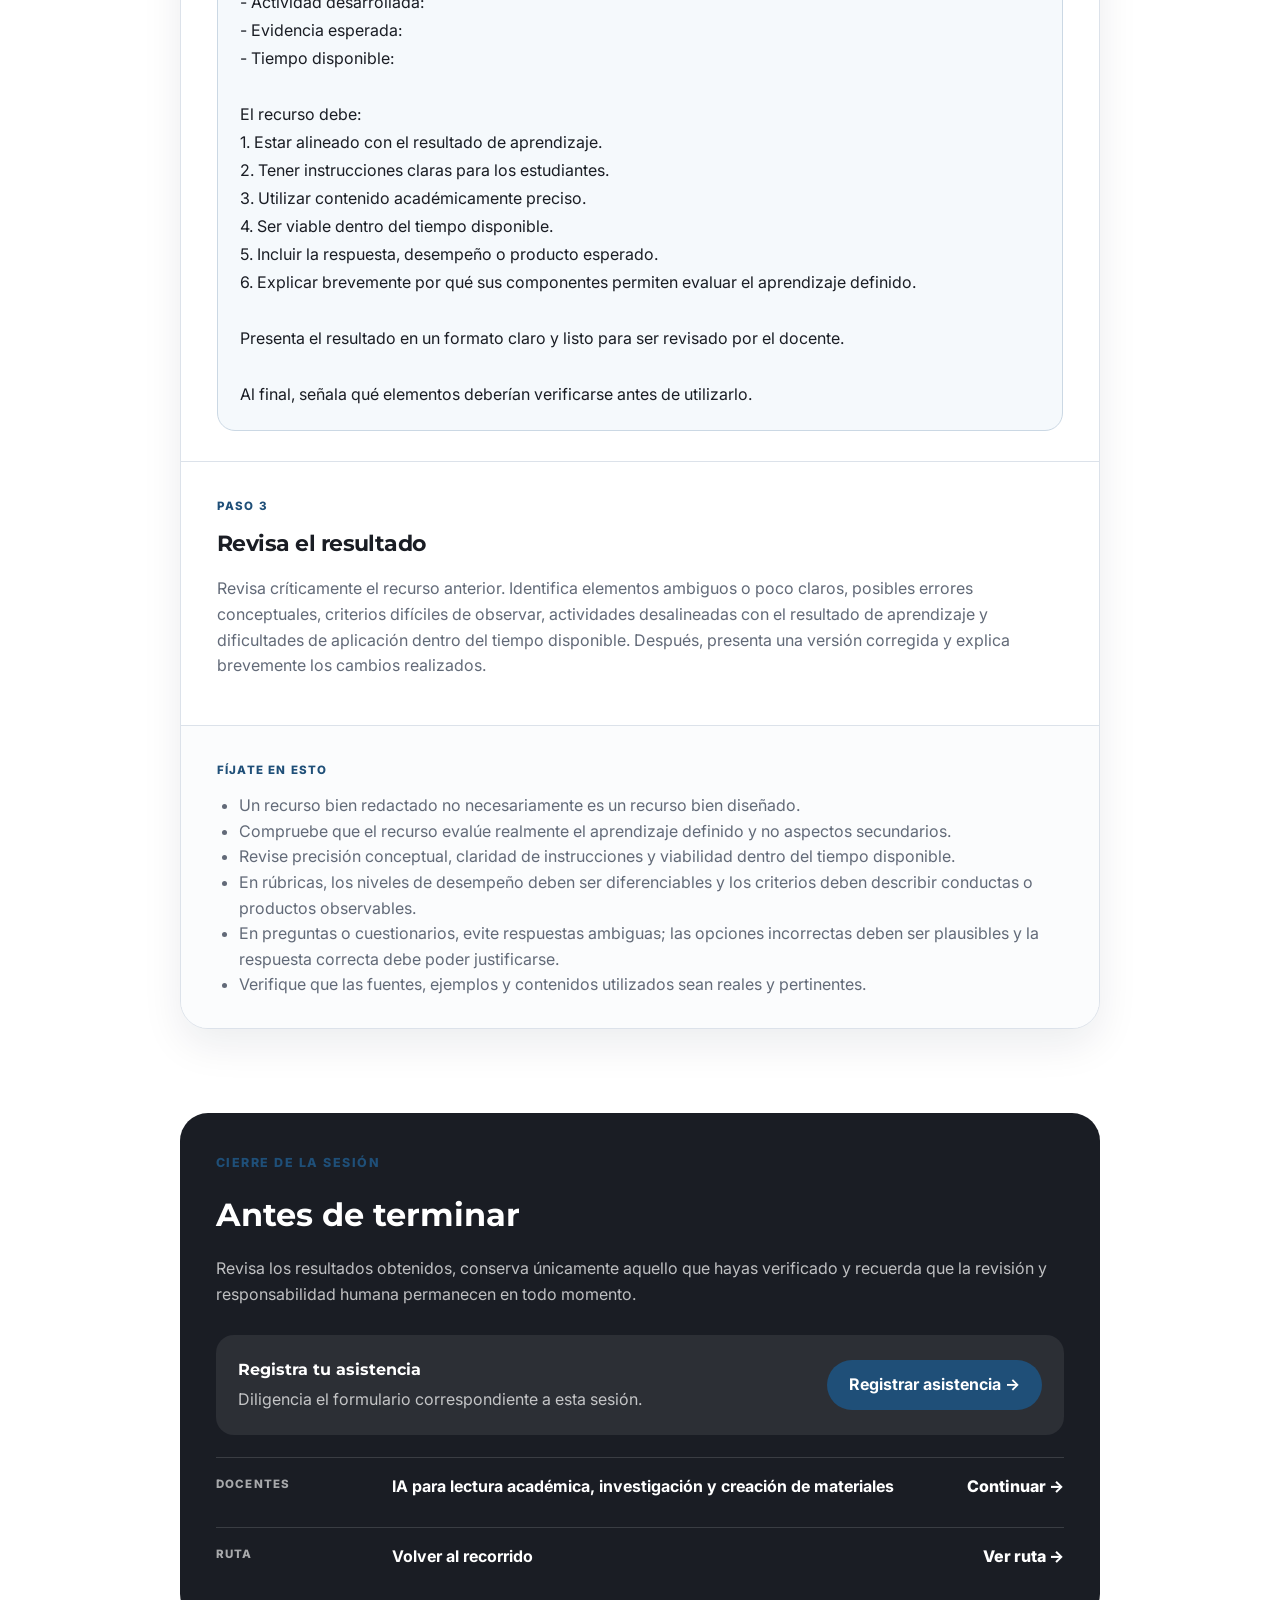
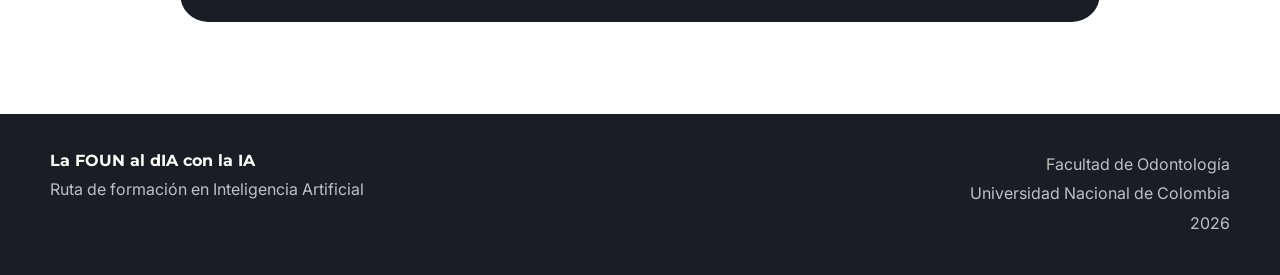
<file: docentes-1.html>
<!DOCTYPE html>
<html lang="es">
<head>
<meta charset="UTF-8"><meta name="viewport" content="width=device-width, initial-scale=1.0">
<meta name="description" content="Preparar clases, seminarios y evaluaciones con IA - La FOUN al dIA con la IA">
<title>Preparar clases, seminarios y evaluaciones con IA | La FOUN al dIA con la IA</title>
<link rel="preconnect" href="https://fonts.googleapis.com"><link rel="preconnect" href="https://fonts.gstatic.com" crossorigin>
<link href="https://fonts.googleapis.com/css2?family=Inter:wght@400;500;600;700&family=Montserrat:wght@600;700;800&display=swap" rel="stylesheet">
<link rel="stylesheet" href="styles.css">
</head>
<body>
<header class="site-header"><div class="container header-inner">
<a class="brand" href="index.html"><span class="brand-main">La FOUN al dIA con la IA</span></a>
<button class="menu-toggle" type="button" aria-expanded="false" aria-controls="main-nav"><span class="sr-only">Abrir menú</span><span></span><span></span><span></span></button>
<nav id="main-nav" class="main-nav" aria-label="Navegación principal"><a href="index.html">Inicio</a><a href="docentes.html">Docentes</a><a href="administrativos.html">Administrativos</a><a href="estudiantes.html">Estudiantes</a></nav>
<div class="institution">Facultad de Odontología · UNAL</div>
</div></header>

<main class="session-page" data-session-page="docentes-1">
<div id="locked-session-message" class="locked-page-message" hidden><div class="locked-page-card"><span class="locked-icon">🔒</span><span class="eyebrow">Sesión aún no disponible</span><h1 id="locked-session-title">Preparar clases, seminarios y evaluaciones con IA</h1><p id="locked-session-date"></p><a href="index.html" class="button button-primary">Volver al inicio</a></div></div>

<div id="session-content">
<section class="session-hero"><div class="container">
<nav class="breadcrumbs"><a href="index.html">Inicio</a><span>›</span><span>Sesión específica · Docentes 01</span></nav>
<span class="eyebrow">Sesión específica · Docentes 01</span>
<h1>Preparar clases, seminarios y evaluaciones con IA</h1>
<p>Taller aplicado para docentes orientado a utilizar herramientas de inteligencia artificial como apoyo para diseñar o mejorar clases, seminarios, actividades y recursos evaluativos. La sesión trabaja la construcción de propuestas iniciales de clase a partir del contexto, el resultado de aprendizaje, la secuencia, la participación, la evidencia y las condiciones de la sesión; posteriormente aborda el diseño de rúbricas, bancos de preguntas, cuestionarios e instrucciones. El principio de trabajo es que la IA propone primeras versiones y el docente verifica, ajusta y decide.</p>
<div class="session-hero-meta"><span>Docentes</span><span>Duración: 120 minutos</span></div>
<a class="button button-primary" href="assets/presentations/S_ESP_DOC_1.pdf" download>↓ Descargar presentación</a>
</div></section>

<section class="session-outline"><div class="container">
<div class="section-heading compact"><span class="eyebrow">En esta sesión</span><h2>Tu recorrido</h2></div>
<div class="outline-list"><div class="outline-item"><span>01</span><div><strong>Introducción al uso de IA como apoyo para organizar ideas, proponer estructuras y crear primeras versiones de recursos docentes.</strong></div></div><div class="outline-item"><span>02</span><div><strong>Explicación 1: cómo convertir un tema en una clase considerando propósito, secuencia, participación, evidencia y condiciones.</strong></div></div><div class="outline-item"><span>03</span><div><strong>Reto práctico 1: diseñar o mejorar una clase, seminario o actividad académica real con apoyo de IA.</strong></div></div><div class="outline-item"><span>04</span><div><strong>Explicación 2: uso de IA para evaluación, rúbricas, cuestionarios, instrucciones y otros recursos evaluativos.</strong></div></div><div class="outline-item"><span>05</span><div><strong>Reto práctico 2: construir y revisar una primera versión de un recurso evaluativo alineado con el aprendizaje esperado.</strong></div></div></div>
</div></section>

<section class="exercise-section"><div class="container exercise-stack">
    <article class="exercise-card">
      <header class="exercise-header">
        <span class="exercise-label">EJERCICIO 01</span>
        <h2>Diseñar una clase</h2>
        <p>Reto práctico en el que cada docente trabaja con una clase, tema o actividad académica real y utiliza IA para generar una estructura inicial de la sesión.</p>
      </header>
      <div class="exercise-objective"><span class="step-kicker">Objetivo</span><p>Construir una primera versión de clase o seminario alineada con un resultado de aprendizaje, con momentos definidos, participación de los estudiantes, recursos, tiempos y evidencia de aprendizaje, y posteriormente revisar su viabilidad y pertinencia pedagógica.</p></div>
      
        <div class="exercise-step">
          <span class="step-number">Paso 1</span><h3>Prepárate para la actividad</h3>
          <ol><li>Seleccione un tema real de su curso, clase o seminario.</li><li>Complete el contexto: asignatura o curso, nivel de los estudiantes, duración, resultado de aprendizaje esperado, conocimientos previos, número aproximado de estudiantes, modalidad, tipo de participación, producto o evidencia y restricciones.</li><li>No incluya datos personales, clínicos o sensibles.</li><li>Abra una herramienta de IA generativa y complete los campos entre corchetes del prompt.</li></ol>
        </div>
        <div class="exercise-step">
          <span class="step-number">Paso 2</span><h3>Copia el prompt</h3>
          <p>Copia el siguiente texto completo y pégalo en la herramienta correspondiente.</p>
          <div class="prompt-block">
            <div class="prompt-topbar"><span>PROMPT</span><button class="copy-prompt" type="button" data-copy-target="docentes-1-prompt-1">Copiar prompt</button></div>
            <div id="docentes-1-prompt-1" class="prompt-text">Actúa como asistente de diseño educativo.

Ayúdame a estructurar una clase o seminario sobre [tema], dirigido a estudiantes de [programa/nivel], en la asignatura [nombre del curso].

La sesión tendrá una duración de [tiempo] y busca que los estudiantes sean capaces de [resultado de aprendizaje].

Ten en cuenta estos elementos:
- Conocimientos previos: [información]
- Número aproximado de estudiantes: [número]
- Modalidad: [presencial/virtual/híbrida]
- Tipo de participación esperada: [individual/grupal/discusión/caso/taller]
- Producto o evidencia esperada: [producto]

Propón una estructura en tabla con las columnas: momento, propósito, actividad del docente, actividad del estudiante, recursos, tiempo y evidencia.

Al final, incluye dos recomendaciones para mejorar la pertinencia pedagógica de la sesión.</div>
          </div>
        </div>
        <div class="exercise-step">
          <span class="step-number">Paso 3</span><h3>Revisa el resultado</h3>
          <p>Revisa la propuesta anterior e identifica qué partes podrían ser poco viables, demasiado generales o desalineadas con el resultado de aprendizaje. Luego propón una versión mejorada.</p>
        </div>
      
      <aside class="reflection-box"><span class="step-kicker">Fíjate en esto</span><ul><li>La IA no conoce el curso: el contexto determina en gran medida la pertinencia de la propuesta.</li><li>Verifique que los tiempos propuestos sean realistas y que la secuencia pueda ejecutarse en la duración disponible.</li><li>Revise que la actividad y la evidencia estén alineadas con el resultado de aprendizaje.</li><li>Compruebe que el nivel de profundidad sea adecuado para los estudiantes.</li><li>La IA propone una primera versión; el docente conserva la responsabilidad de validar y ajustar el diseño pedagógico.</li></ul></aside>
    
    </article>
    <article class="exercise-card">
      <header class="exercise-header">
        <span class="exercise-label">EJERCICIO 02</span>
        <h2>Construir un recurso evaluativo</h2>
        <p>Reto práctico que toma como punto de partida la clase o seminario del ejercicio anterior para generar una primera versión de un recurso evaluativo, como una rúbrica, banco de preguntas, cuestionario, instrucciones para una actividad o caso de estudio.</p>
      </header>
      <div class="exercise-objective"><span class="step-kicker">Objetivo</span><p>Diseñar con apoyo de IA un recurso evaluativo coherente con el resultado de aprendizaje, la actividad realizada y la evidencia esperada, y someterlo a una revisión crítica antes de utilizarlo.</p></div>
      
        <div class="exercise-step">
          <span class="step-number">Paso 1</span><h3>Prepárate para la actividad</h3>
          <ol><li>Tome como punto de partida la clase o seminario diseñado en el ejercicio anterior.</li><li>Defina qué aprendizaje desea evaluar.</li><li>Seleccione el tipo de recurso que desea construir.</li><li>Complete la información de contexto solicitada en el prompt.</li><li>Genere una primera versión y revísela antes de solicitar una mejora.</li></ol>
        </div>
        <div class="exercise-step">
          <span class="step-number">Paso 2</span><h3>Copia el prompt</h3>
          <p>Copia el siguiente texto completo y pégalo en la herramienta correspondiente.</p>
          <div class="prompt-block">
            <div class="prompt-topbar"><span>PROMPT</span><button class="copy-prompt" type="button" data-copy-target="docentes-1-prompt-2">Copiar prompt</button></div>
            <div id="docentes-1-prompt-2" class="prompt-text">Actúa como asistente de diseño educativo.

A partir de la siguiente información, construye una primera versión de un [tipo de recurso].

Contexto de la clase:
- Asignatura:
- Nivel de los estudiantes:
- Tema:
- Resultado de aprendizaje:
- Actividad desarrollada:
- Evidencia esperada:
- Tiempo disponible:

El recurso debe:
1. Estar alineado con el resultado de aprendizaje.
2. Tener instrucciones claras para los estudiantes.
3. Utilizar contenido académicamente preciso.
4. Ser viable dentro del tiempo disponible.
5. Incluir la respuesta, desempeño o producto esperado.
6. Explicar brevemente por qué sus componentes permiten evaluar el aprendizaje definido.

Presenta el resultado en un formato claro y listo para ser revisado por el docente.

Al final, señala qué elementos deberían verificarse antes de utilizarlo.</div>
          </div>
        </div>
        <div class="exercise-step">
          <span class="step-number">Paso 3</span><h3>Revisa el resultado</h3>
          <p>Revisa críticamente el recurso anterior. Identifica elementos ambiguos o poco claros, posibles errores conceptuales, criterios difíciles de observar, actividades desalineadas con el resultado de aprendizaje y dificultades de aplicación dentro del tiempo disponible. Después, presenta una versión corregida y explica brevemente los cambios realizados.</p>
        </div>
      
      <aside class="reflection-box"><span class="step-kicker">Fíjate en esto</span><ul><li>Un recurso bien redactado no necesariamente es un recurso bien diseñado.</li><li>Compruebe que el recurso evalúe realmente el aprendizaje definido y no aspectos secundarios.</li><li>Revise precisión conceptual, claridad de instrucciones y viabilidad dentro del tiempo disponible.</li><li>En rúbricas, los niveles de desempeño deben ser diferenciables y los criterios deben describir conductas o productos observables.</li><li>En preguntas o cuestionarios, evite respuestas ambiguas; las opciones incorrectas deben ser plausibles y la respuesta correcta debe poder justificarse.</li><li>Verifique que las fuentes, ejemplos y contenidos utilizados sean reales y pertinentes.</li></ul></aside>
    
    </article></div></section>

<section class="session-close"><div class="container"><div class="close-card">
<span class="eyebrow">Cierre de la sesión</span><h2>Antes de terminar</h2>
<p>Revisa los resultados obtenidos, conserva únicamente aquello que hayas verificado y recuerda que la revisión y responsabilidad humana permanecen en todo momento.</p>
<div class="attendance-box"><div><strong>Registra tu asistencia</strong><p>Diligencia el formulario correspondiente a esta sesión.</p></div><a class="button button-primary" href="https://docs.google.com/forms/d/e/1FAIpQLSf7K9PW2e9wMHVtSn1OW-xQUXMVnxvvlGyyehhFBIkjSOoYmw/viewform" target="_blank" rel="noopener">Registrar asistencia →</a></div>
<div class="continue-options" id="continue-options"></div>
</div></div></section>
</div>
</main>

<footer class="site-footer"><div class="container footer-inner"><div><strong>La FOUN al dIA con la IA</strong><p>Ruta de formación en Inteligencia Artificial</p></div><div class="footer-meta"><p>Facultad de Odontología</p><p>Universidad Nacional de Colombia</p><p>2026</p></div></div></footer>
<script src="site-config.js"></script><script src="main.js"></script>
</body></html>
</file>
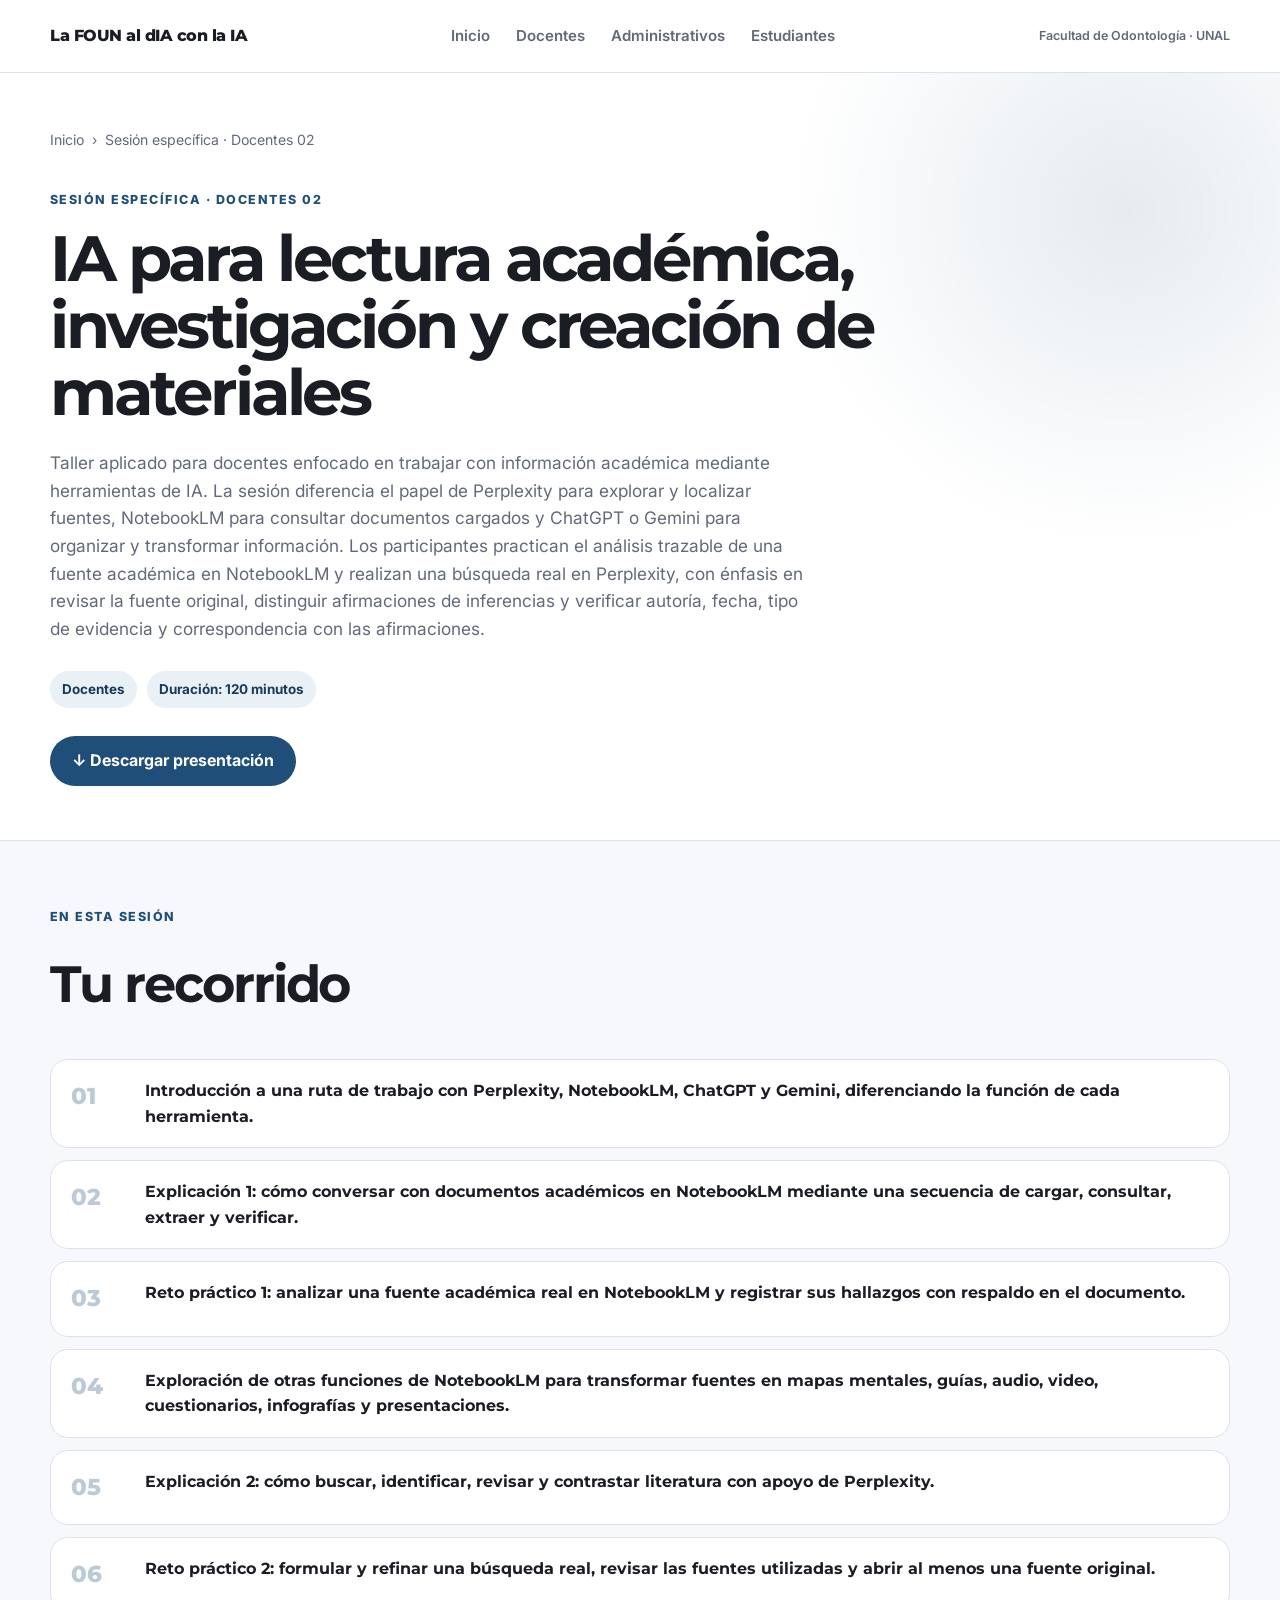
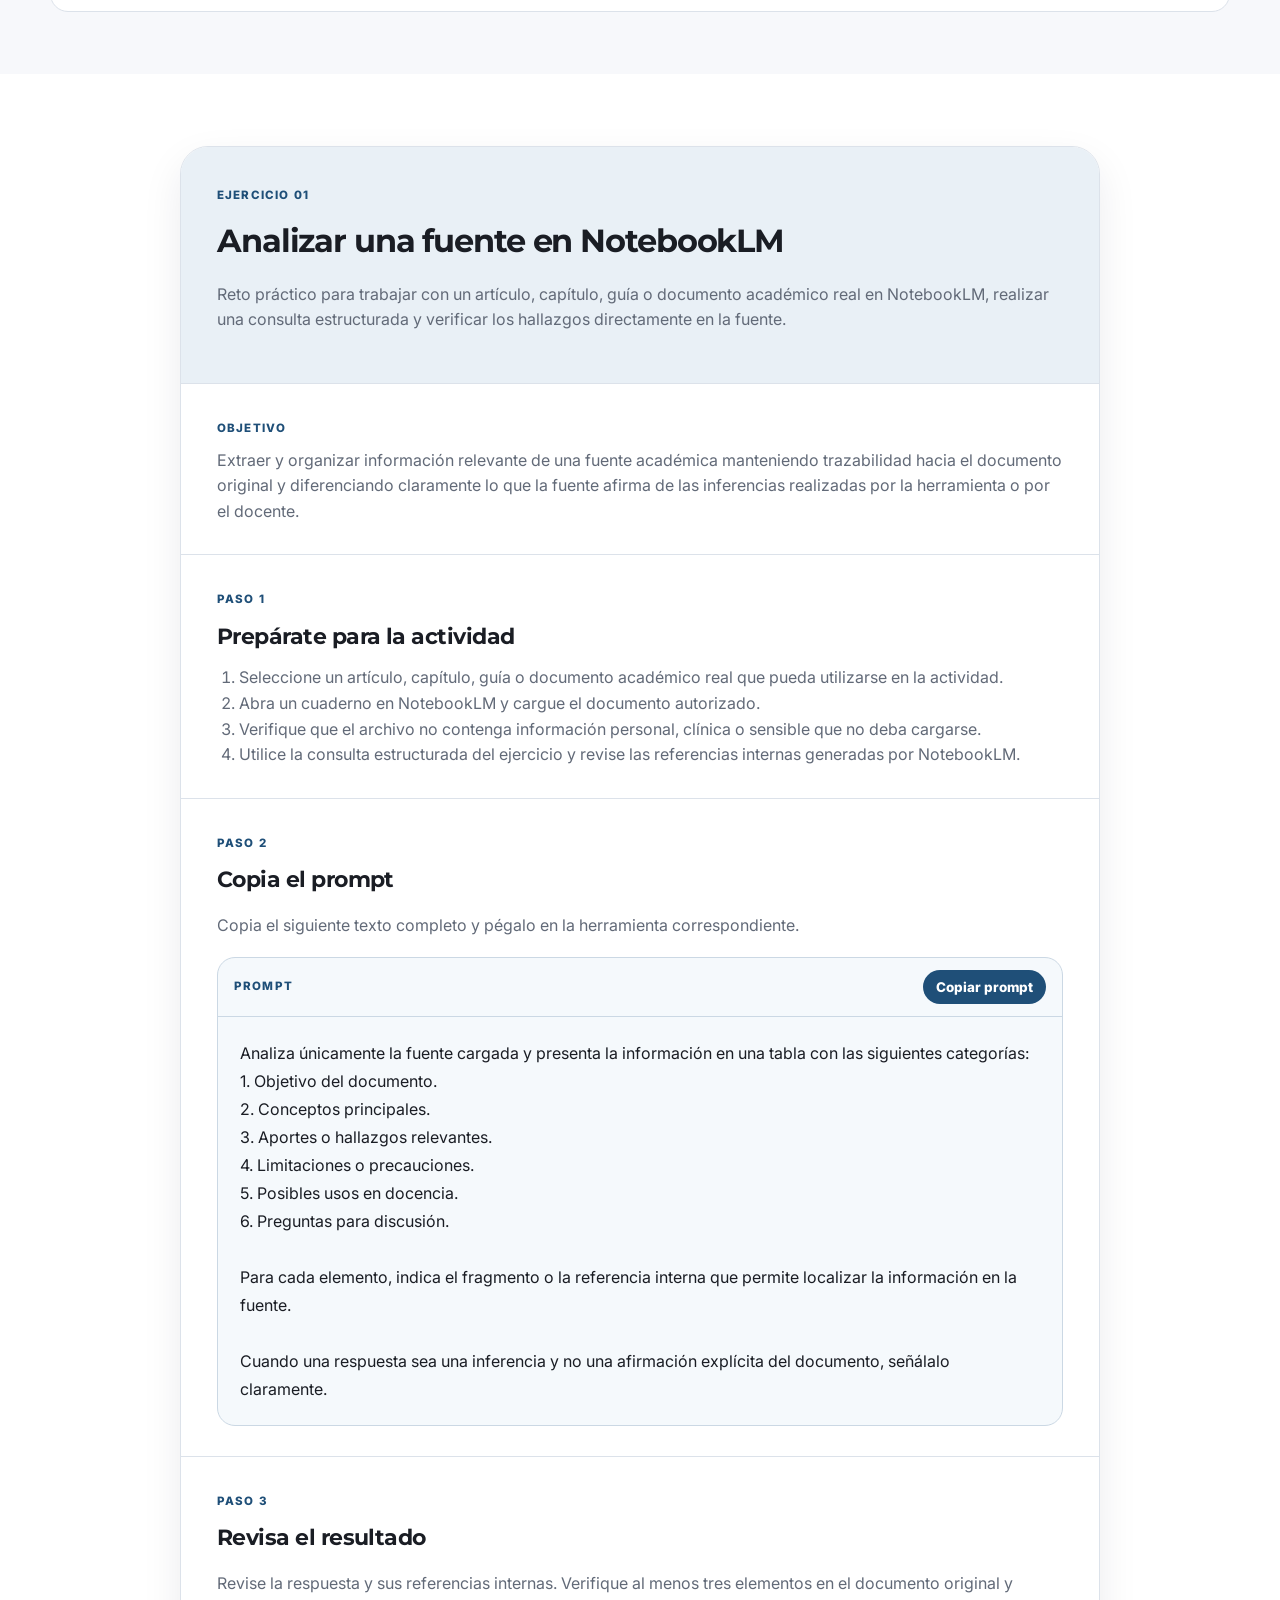
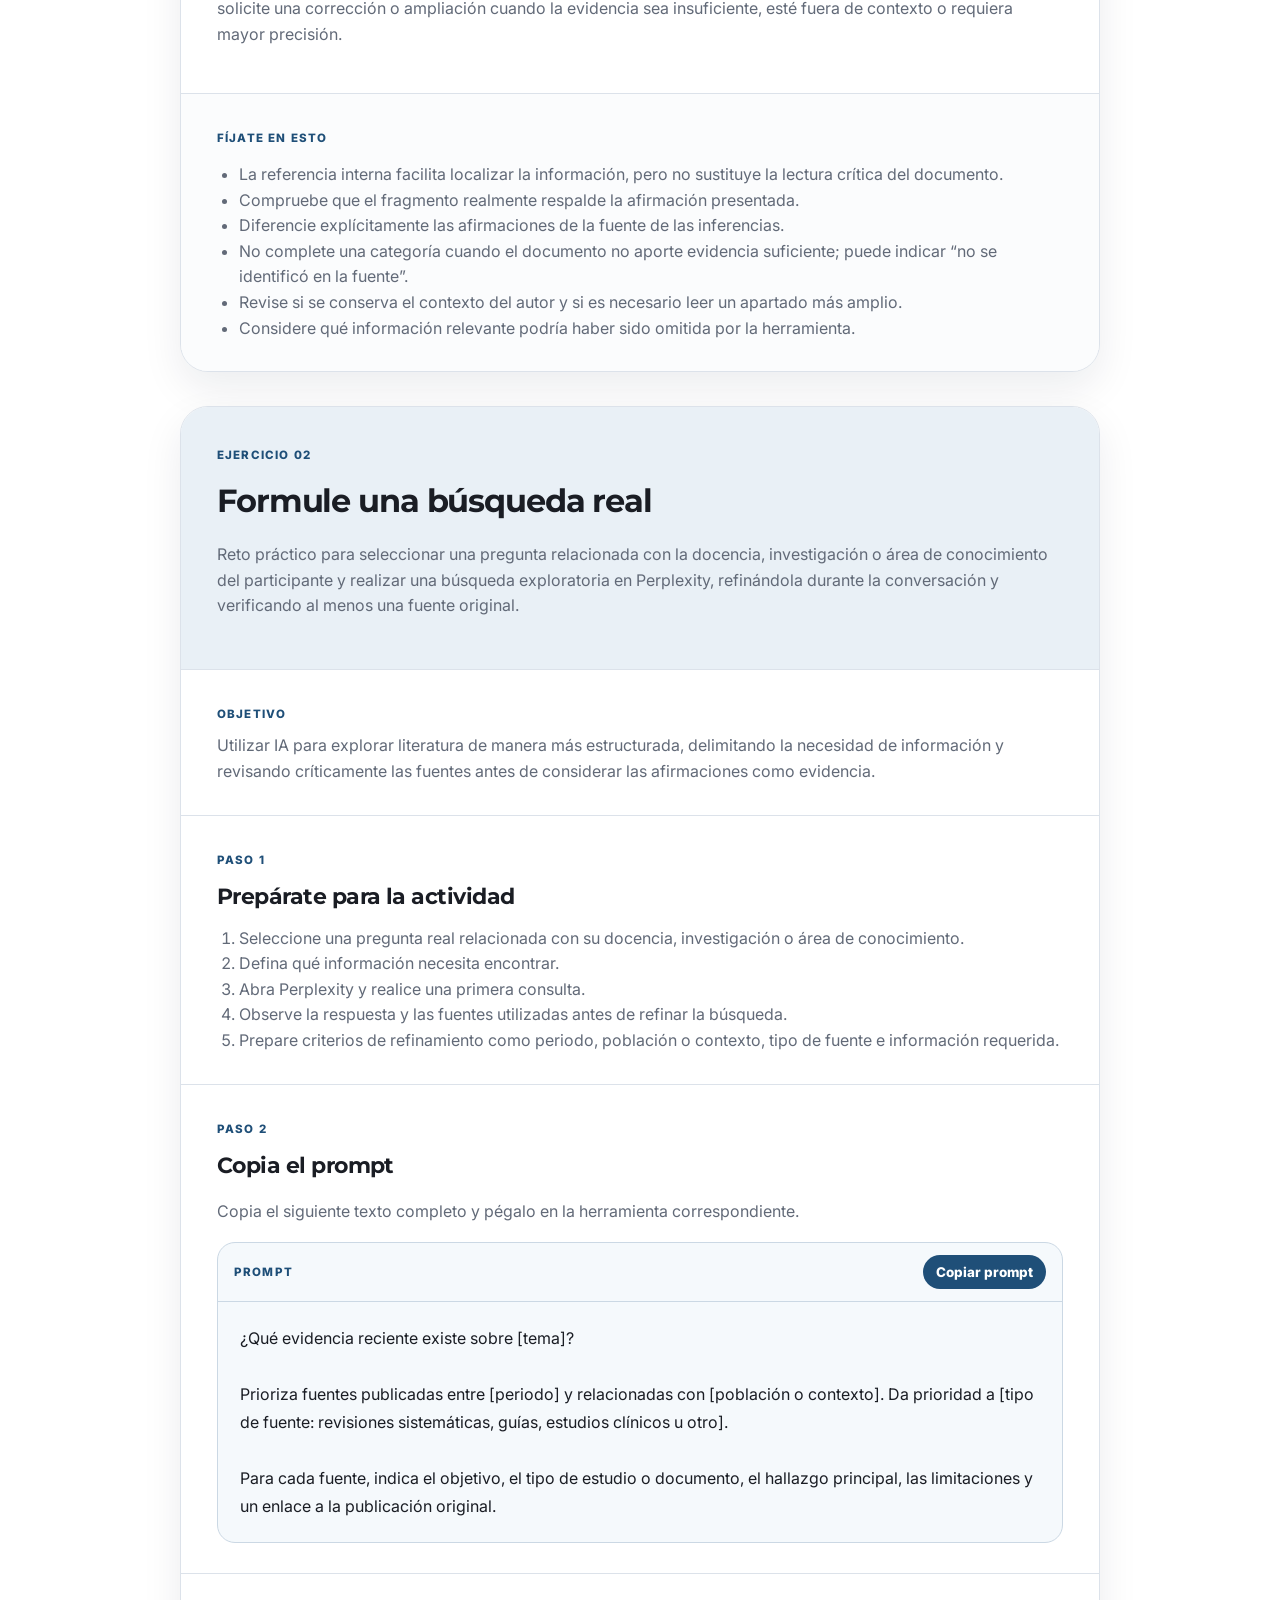
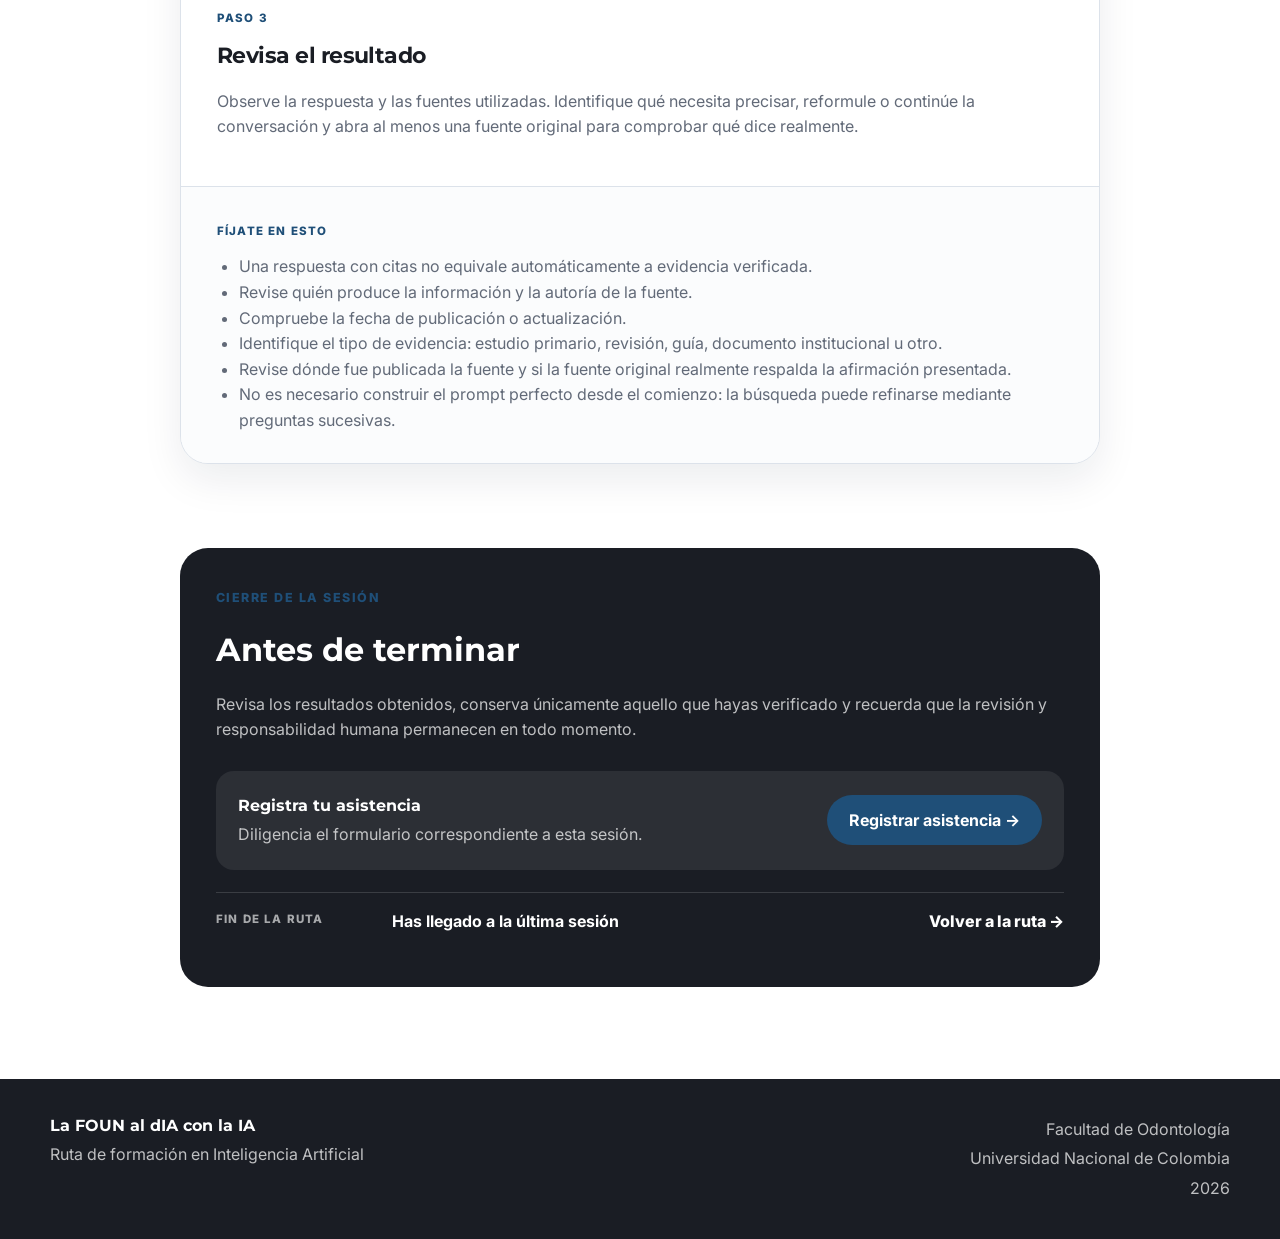
<file: docentes-2.html>
<!DOCTYPE html>
<html lang="es">
<head>
<meta charset="UTF-8"><meta name="viewport" content="width=device-width, initial-scale=1.0">
<meta name="description" content="IA para lectura académica, investigación y creación de materiales - La FOUN al dIA con la IA">
<title>IA para lectura académica, investigación y creación de materiales | La FOUN al dIA con la IA</title>
<link rel="preconnect" href="https://fonts.googleapis.com"><link rel="preconnect" href="https://fonts.gstatic.com" crossorigin>
<link href="https://fonts.googleapis.com/css2?family=Inter:wght@400;500;600;700&family=Montserrat:wght@600;700;800&display=swap" rel="stylesheet">
<link rel="stylesheet" href="styles.css">
</head>
<body>
<header class="site-header"><div class="container header-inner">
<a class="brand" href="index.html"><span class="brand-main">La FOUN al dIA con la IA</span></a>
<button class="menu-toggle" type="button" aria-expanded="false" aria-controls="main-nav"><span class="sr-only">Abrir menú</span><span></span><span></span><span></span></button>
<nav id="main-nav" class="main-nav" aria-label="Navegación principal"><a href="index.html">Inicio</a><a href="docentes.html">Docentes</a><a href="administrativos.html">Administrativos</a><a href="estudiantes.html">Estudiantes</a></nav>
<div class="institution">Facultad de Odontología · UNAL</div>
</div></header>

<main class="session-page" data-session-page="docentes-2">
<div id="locked-session-message" class="locked-page-message" hidden><div class="locked-page-card"><span class="locked-icon">🔒</span><span class="eyebrow">Sesión aún no disponible</span><h1 id="locked-session-title">IA para lectura académica, investigación y creación de materiales</h1><p id="locked-session-date"></p><a href="index.html" class="button button-primary">Volver al inicio</a></div></div>

<div id="session-content">
<section class="session-hero"><div class="container">
<nav class="breadcrumbs"><a href="index.html">Inicio</a><span>›</span><span>Sesión específica · Docentes 02</span></nav>
<span class="eyebrow">Sesión específica · Docentes 02</span>
<h1>IA para lectura académica, investigación y creación de materiales</h1>
<p>Taller aplicado para docentes enfocado en trabajar con información académica mediante herramientas de IA. La sesión diferencia el papel de Perplexity para explorar y localizar fuentes, NotebookLM para consultar documentos cargados y ChatGPT o Gemini para organizar y transformar información. Los participantes practican el análisis trazable de una fuente académica en NotebookLM y realizan una búsqueda real en Perplexity, con énfasis en revisar la fuente original, distinguir afirmaciones de inferencias y verificar autoría, fecha, tipo de evidencia y correspondencia con las afirmaciones.</p>
<div class="session-hero-meta"><span>Docentes</span><span>Duración: 120 minutos</span></div>
<a class="button button-primary" href="assets/presentations/S_ESP_DOC_2.pdf" download>↓ Descargar presentación</a>
</div></section>

<section class="session-outline"><div class="container">
<div class="section-heading compact"><span class="eyebrow">En esta sesión</span><h2>Tu recorrido</h2></div>
<div class="outline-list"><div class="outline-item"><span>01</span><div><strong>Introducción a una ruta de trabajo con Perplexity, NotebookLM, ChatGPT y Gemini, diferenciando la función de cada herramienta.</strong></div></div><div class="outline-item"><span>02</span><div><strong>Explicación 1: cómo conversar con documentos académicos en NotebookLM mediante una secuencia de cargar, consultar, extraer y verificar.</strong></div></div><div class="outline-item"><span>03</span><div><strong>Reto práctico 1: analizar una fuente académica real en NotebookLM y registrar sus hallazgos con respaldo en el documento.</strong></div></div><div class="outline-item"><span>04</span><div><strong>Exploración de otras funciones de NotebookLM para transformar fuentes en mapas mentales, guías, audio, video, cuestionarios, infografías y presentaciones.</strong></div></div><div class="outline-item"><span>05</span><div><strong>Explicación 2: cómo buscar, identificar, revisar y contrastar literatura con apoyo de Perplexity.</strong></div></div><div class="outline-item"><span>06</span><div><strong>Reto práctico 2: formular y refinar una búsqueda real, revisar las fuentes utilizadas y abrir al menos una fuente original.</strong></div></div></div>
</div></section>

<section class="exercise-section"><div class="container exercise-stack">
    <article class="exercise-card">
      <header class="exercise-header">
        <span class="exercise-label">EJERCICIO 01</span>
        <h2>Analizar una fuente en NotebookLM</h2>
        <p>Reto práctico para trabajar con un artículo, capítulo, guía o documento académico real en NotebookLM, realizar una consulta estructurada y verificar los hallazgos directamente en la fuente.</p>
      </header>
      <div class="exercise-objective"><span class="step-kicker">Objetivo</span><p>Extraer y organizar información relevante de una fuente académica manteniendo trazabilidad hacia el documento original y diferenciando claramente lo que la fuente afirma de las inferencias realizadas por la herramienta o por el docente.</p></div>
      
        <div class="exercise-step">
          <span class="step-number">Paso 1</span><h3>Prepárate para la actividad</h3>
          <ol><li>Seleccione un artículo, capítulo, guía o documento académico real que pueda utilizarse en la actividad.</li><li>Abra un cuaderno en NotebookLM y cargue el documento autorizado.</li><li>Verifique que el archivo no contenga información personal, clínica o sensible que no deba cargarse.</li><li>Utilice la consulta estructurada del ejercicio y revise las referencias internas generadas por NotebookLM.</li></ol>
        </div>
        <div class="exercise-step">
          <span class="step-number">Paso 2</span><h3>Copia el prompt</h3>
          <p>Copia el siguiente texto completo y pégalo en la herramienta correspondiente.</p>
          <div class="prompt-block">
            <div class="prompt-topbar"><span>PROMPT</span><button class="copy-prompt" type="button" data-copy-target="docentes-2-prompt-1">Copiar prompt</button></div>
            <div id="docentes-2-prompt-1" class="prompt-text">Analiza únicamente la fuente cargada y presenta la información en una tabla con las siguientes categorías:
1. Objetivo del documento.
2. Conceptos principales.
3. Aportes o hallazgos relevantes.
4. Limitaciones o precauciones.
5. Posibles usos en docencia.
6. Preguntas para discusión.

Para cada elemento, indica el fragmento o la referencia interna que permite localizar la información en la fuente.

Cuando una respuesta sea una inferencia y no una afirmación explícita del documento, señálalo claramente.</div>
          </div>
        </div>
        <div class="exercise-step">
          <span class="step-number">Paso 3</span><h3>Revisa el resultado</h3>
          <p>Revise la respuesta y sus referencias internas. Verifique al menos tres elementos en el documento original y solicite una corrección o ampliación cuando la evidencia sea insuficiente, esté fuera de contexto o requiera mayor precisión.</p>
        </div>
      
      <aside class="reflection-box"><span class="step-kicker">Fíjate en esto</span><ul><li>La referencia interna facilita localizar la información, pero no sustituye la lectura crítica del documento.</li><li>Compruebe que el fragmento realmente respalde la afirmación presentada.</li><li>Diferencie explícitamente las afirmaciones de la fuente de las inferencias.</li><li>No complete una categoría cuando el documento no aporte evidencia suficiente; puede indicar “no se identificó en la fuente”.</li><li>Revise si se conserva el contexto del autor y si es necesario leer un apartado más amplio.</li><li>Considere qué información relevante podría haber sido omitida por la herramienta.</li></ul></aside>
    
    </article>
    <article class="exercise-card">
      <header class="exercise-header">
        <span class="exercise-label">EJERCICIO 02</span>
        <h2>Formule una búsqueda real</h2>
        <p>Reto práctico para seleccionar una pregunta relacionada con la docencia, investigación o área de conocimiento del participante y realizar una búsqueda exploratoria en Perplexity, refinándola durante la conversación y verificando al menos una fuente original.</p>
      </header>
      <div class="exercise-objective"><span class="step-kicker">Objetivo</span><p>Utilizar IA para explorar literatura de manera más estructurada, delimitando la necesidad de información y revisando críticamente las fuentes antes de considerar las afirmaciones como evidencia.</p></div>
      
        <div class="exercise-step">
          <span class="step-number">Paso 1</span><h3>Prepárate para la actividad</h3>
          <ol><li>Seleccione una pregunta real relacionada con su docencia, investigación o área de conocimiento.</li><li>Defina qué información necesita encontrar.</li><li>Abra Perplexity y realice una primera consulta.</li><li>Observe la respuesta y las fuentes utilizadas antes de refinar la búsqueda.</li><li>Prepare criterios de refinamiento como periodo, población o contexto, tipo de fuente e información requerida.</li></ol>
        </div>
        <div class="exercise-step">
          <span class="step-number">Paso 2</span><h3>Copia el prompt</h3>
          <p>Copia el siguiente texto completo y pégalo en la herramienta correspondiente.</p>
          <div class="prompt-block">
            <div class="prompt-topbar"><span>PROMPT</span><button class="copy-prompt" type="button" data-copy-target="docentes-2-prompt-2">Copiar prompt</button></div>
            <div id="docentes-2-prompt-2" class="prompt-text">¿Qué evidencia reciente existe sobre [tema]?

Prioriza fuentes publicadas entre [periodo] y relacionadas con [población o contexto]. Da prioridad a [tipo de fuente: revisiones sistemáticas, guías, estudios clínicos u otro].

Para cada fuente, indica el objetivo, el tipo de estudio o documento, el hallazgo principal, las limitaciones y un enlace a la publicación original.</div>
          </div>
        </div>
        <div class="exercise-step">
          <span class="step-number">Paso 3</span><h3>Revisa el resultado</h3>
          <p>Observe la respuesta y las fuentes utilizadas. Identifique qué necesita precisar, reformule o continúe la conversación y abra al menos una fuente original para comprobar qué dice realmente.</p>
        </div>
      
      <aside class="reflection-box"><span class="step-kicker">Fíjate en esto</span><ul><li>Una respuesta con citas no equivale automáticamente a evidencia verificada.</li><li>Revise quién produce la información y la autoría de la fuente.</li><li>Compruebe la fecha de publicación o actualización.</li><li>Identifique el tipo de evidencia: estudio primario, revisión, guía, documento institucional u otro.</li><li>Revise dónde fue publicada la fuente y si la fuente original realmente respalda la afirmación presentada.</li><li>No es necesario construir el prompt perfecto desde el comienzo: la búsqueda puede refinarse mediante preguntas sucesivas.</li></ul></aside>
    
    </article></div></section>

<section class="session-close"><div class="container"><div class="close-card">
<span class="eyebrow">Cierre de la sesión</span><h2>Antes de terminar</h2>
<p>Revisa los resultados obtenidos, conserva únicamente aquello que hayas verificado y recuerda que la revisión y responsabilidad humana permanecen en todo momento.</p>
<div class="attendance-box"><div><strong>Registra tu asistencia</strong><p>Diligencia el formulario correspondiente a esta sesión.</p></div><a class="button button-primary" href="https://docs.google.com/forms/d/e/1FAIpQLSf7K9PW2e9wMHVtSn1OW-xQUXMVnxvvlGyyehhFBIkjSOoYmw/viewform" target="_blank" rel="noopener">Registrar asistencia →</a></div>
<div class="continue-options" id="continue-options"></div>
</div></div></section>
</div>
</main>

<footer class="site-footer"><div class="container footer-inner"><div><strong>La FOUN al dIA con la IA</strong><p>Ruta de formación en Inteligencia Artificial</p></div><div class="footer-meta"><p>Facultad de Odontología</p><p>Universidad Nacional de Colombia</p><p>2026</p></div></div></footer>
<script src="site-config.js"></script><script src="main.js"></script>
</body></html>
</file>
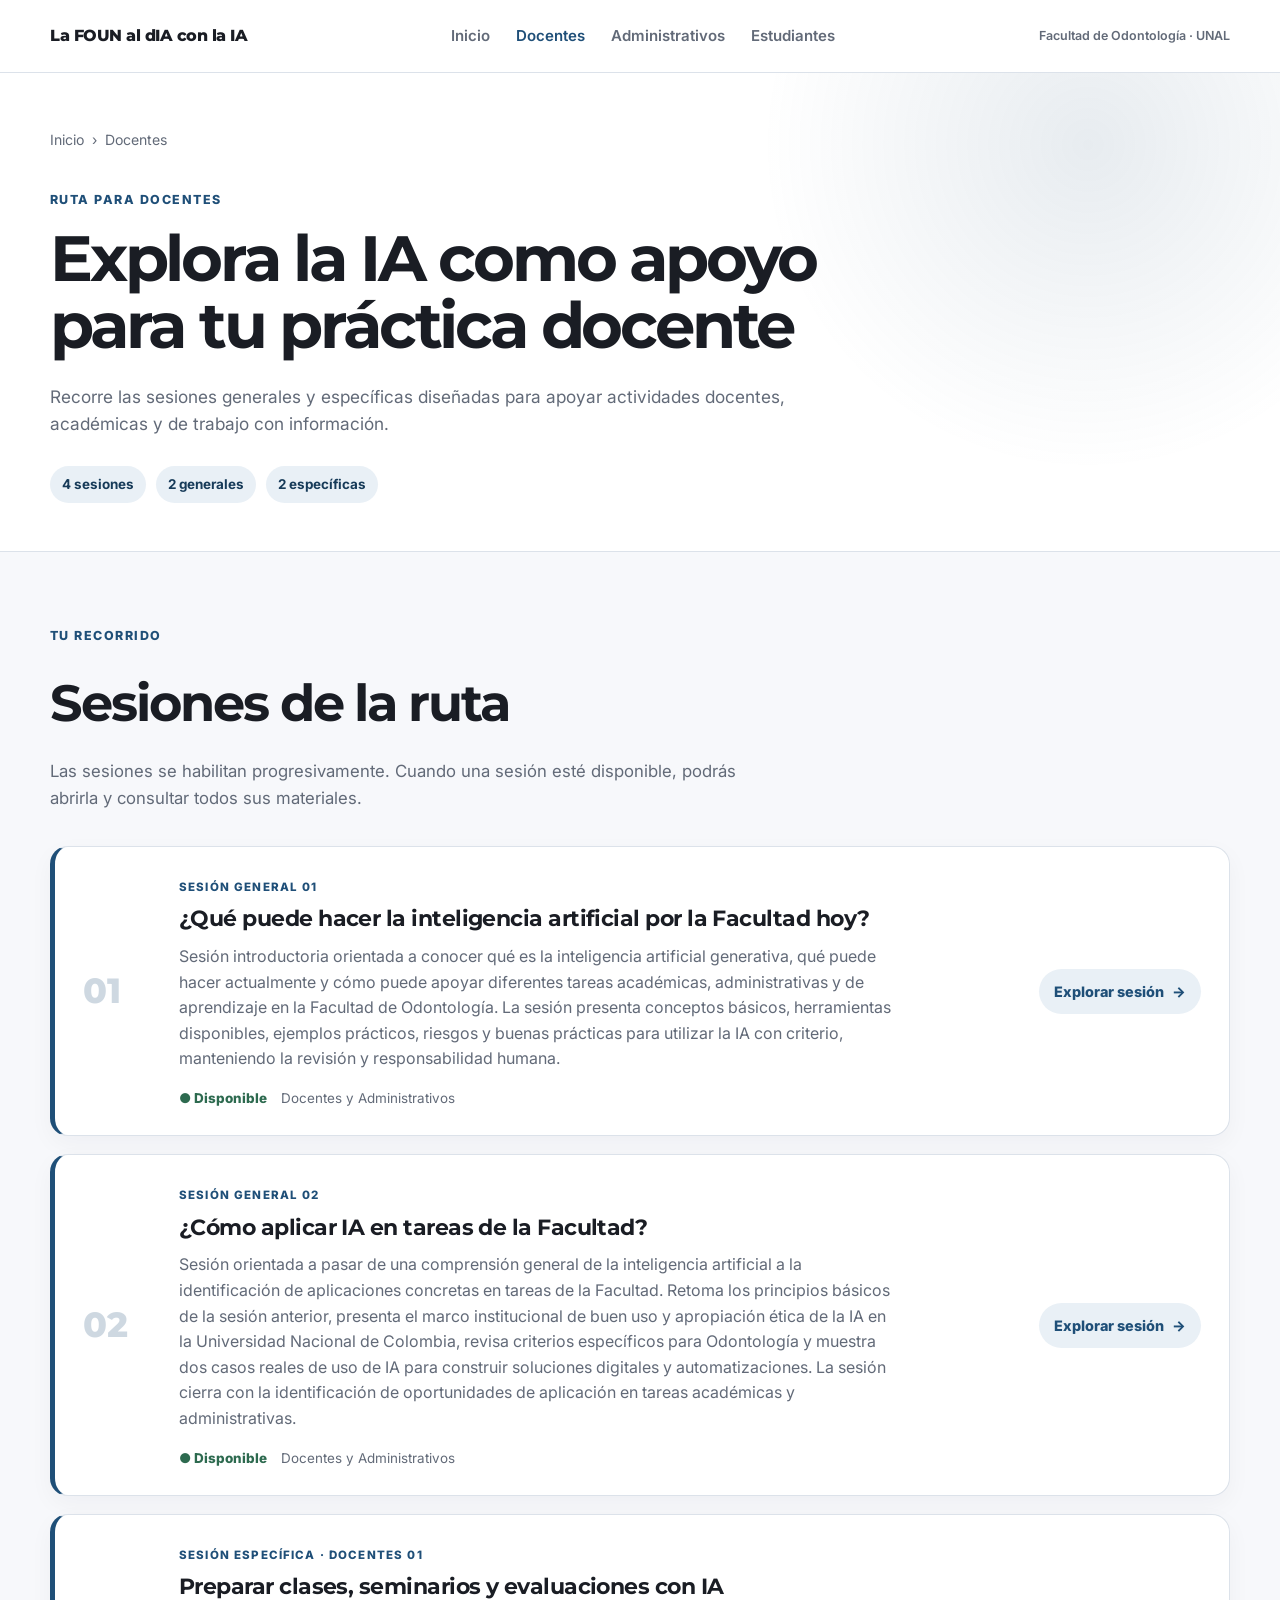
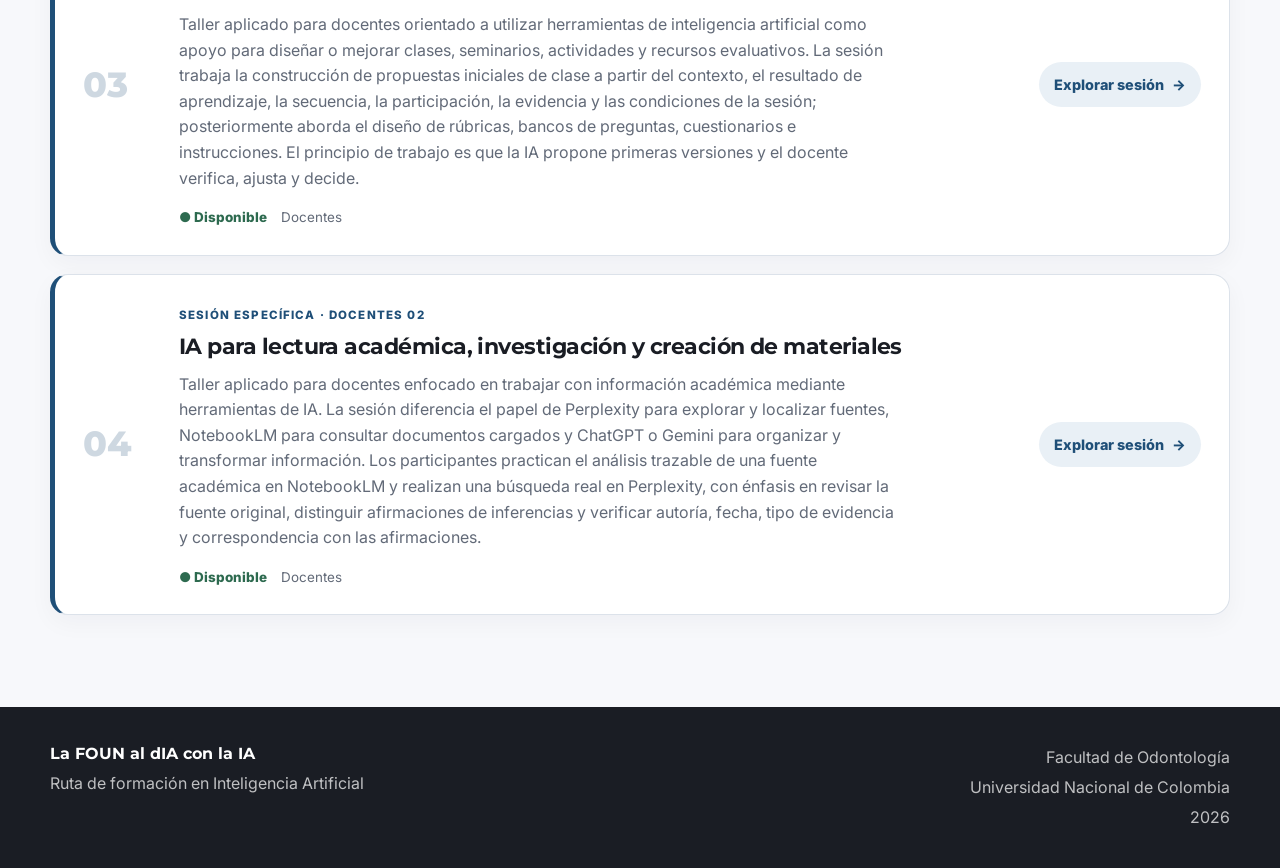
<file: docentes.html>
<!DOCTYPE html>
<html lang="es">
<head>
  <meta charset="UTF-8">
  <meta name="viewport" content="width=device-width, initial-scale=1.0">
  <meta name="description" content="Ruta para docentes - La FOUN al dIA con la IA">
  <title>Ruta para docentes | La FOUN al dIA con la IA</title>
  <link rel="preconnect" href="https://fonts.googleapis.com">
  <link rel="preconnect" href="https://fonts.gstatic.com" crossorigin>
  <link href="https://fonts.googleapis.com/css2?family=Inter:wght@400;500;600;700&family=Montserrat:wght@600;700;800&display=swap" rel="stylesheet">
  <link rel="stylesheet" href="styles.css">
</head>
<body>

<header class="site-header">
  <div class="container header-inner">
    <a class="brand" href="index.html"><span class="brand-main">La FOUN al dIA con la IA</span></a>
    <button class="menu-toggle" type="button" aria-expanded="false" aria-controls="main-nav">
      <span class="sr-only">Abrir menú</span><span></span><span></span><span></span>
    </button>
    <nav id="main-nav" class="main-nav" aria-label="Navegación principal">
      <a href="index.html" >Inicio</a>
      <a href="docentes.html" class='active'>Docentes</a>
      <a href="administrativos.html" >Administrativos</a>
      <a href="estudiantes.html" >Estudiantes</a>
    </nav>
    <div class="institution">Facultad de Odontología · UNAL</div>
  </div>
</header>

<main data-route-page="docentes">
  <section class="route-hero route-accent-docentes">
    <div class="container">
      <nav class="breadcrumbs"><a href="index.html">Inicio</a><span>›</span><span>Docentes</span></nav>
      <span class="eyebrow">Ruta para docentes</span>
      <h1>Explora la IA como apoyo para tu práctica docente</h1>
      <p>Recorre las sesiones generales y específicas diseñadas para apoyar actividades docentes, académicas y de trabajo con información.</p>
      <div class="route-summary">
        <span>4 sesiones</span><span>2 generales</span><span>2 específicas</span>
      </div>
    </div>
  </section>

  <section class="journey-section">
    <div class="container">
      <div class="section-heading compact">
        <span class="eyebrow">Tu recorrido</span>
        <h2>Sesiones de la ruta</h2>
        <p>Las sesiones se habilitan progresivamente. Cuando una sesión esté disponible, podrás abrirla y consultar todos sus materiales.</p>
      </div>
      <div class="session-list" id="route-session-list"></div>
    </div>
  </section>
</main>

<footer class="site-footer">
  <div class="container footer-inner">
    <div>
      <strong>La FOUN al dIA con la IA</strong>
      <p>Ruta de formación en Inteligencia Artificial</p>
    </div>
    <div class="footer-meta">
      <p>Facultad de Odontología</p>
      <p>Universidad Nacional de Colombia</p>
      <p>2026</p>
    </div>
  </div>
</footer>

<script src="site-config.js"></script>
<script src="main.js"></script>
</body></html>
</file>
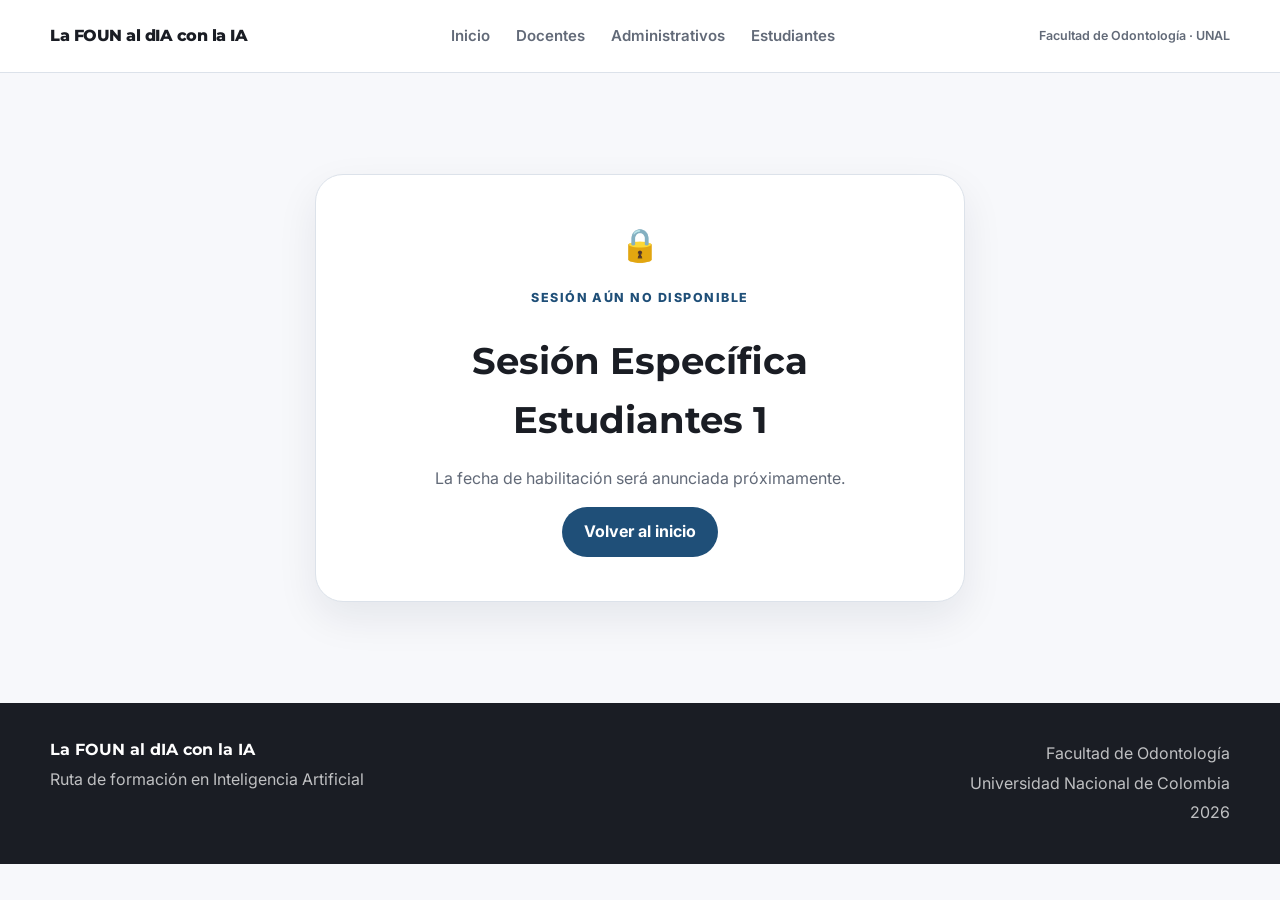
<file: estudiantes-1.html>
<!DOCTYPE html>
<html lang="es">
<head>
  <meta charset="UTF-8">
  <meta name="viewport" content="width=device-width, initial-scale=1.0">
  <meta name="description" content="Sesión Específica Estudiantes 1 - La FOUN al dIA con la IA">
  <title>Sesión Específica Estudiantes 1 | La FOUN al dIA con la IA</title>
  <link rel="preconnect" href="https://fonts.googleapis.com">
  <link rel="preconnect" href="https://fonts.gstatic.com" crossorigin>
  <link href="https://fonts.googleapis.com/css2?family=Inter:wght@400;500;600;700&family=Montserrat:wght@600;700;800&display=swap" rel="stylesheet">
  <link rel="stylesheet" href="styles.css">
</head>
<body>

<header class="site-header">
  <div class="container header-inner">
    <a class="brand" href="index.html"><span class="brand-main">La FOUN al dIA con la IA</span></a>
    <button class="menu-toggle" type="button" aria-expanded="false" aria-controls="main-nav">
      <span class="sr-only">Abrir menú</span><span></span><span></span><span></span>
    </button>
    <nav id="main-nav" class="main-nav" aria-label="Navegación principal">
      <a href="index.html" >Inicio</a>
      <a href="docentes.html" >Docentes</a>
      <a href="administrativos.html" >Administrativos</a>
      <a href="estudiantes.html" >Estudiantes</a>
    </nav>
    <div class="institution">Facultad de Odontología · UNAL</div>
  </div>
</header>

<main class="session-page" data-session-page="estudiantes-1">
  <div id="locked-session-message" class="locked-page-message" hidden>
    <div class="locked-page-card">
      <span class="locked-icon">🔒</span>
      <span class="eyebrow">Sesión aún no disponible</span>
      <h1 id="locked-session-title">Sesión Específica Estudiantes 1</h1>
      <p id="locked-session-date">Esta sesión se habilitará próximamente.</p>
      <a href="index.html" class="button button-primary">Volver al inicio</a>
    </div>
  </div>

  <div id="session-content">
    <section class="session-hero">
      <div class="container">
        <nav class="breadcrumbs"><a href="index.html">Inicio</a><span>›</span><span>Sesión específica · Estudiantes 01</span></nav>
        <span class="eyebrow">Sesión específica · Estudiantes 01</span>
        <h1>Sesión Específica Estudiantes 1</h1>
        <p>Primera sesión específica de la ruta para estudiantes.</p>
        <div class="session-hero-meta"><span>Estudiantes</span><span>Duración: Por definir</span></div>
        <a class="button button-primary" href="assets/presentations/estudiantes-1.pdf" download>↓ Descargar presentación</a>
      </div>
    </section>

    <section class="session-outline">
      <div class="container">
        <div class="section-heading compact"><span class="eyebrow">En esta sesión</span><h2>Tu recorrido</h2></div>
        <div class="outline-list">
          <div class="outline-item"><span>01</span><div><strong>Introducción</strong><p>[Descripción breve del primer momento.]</p></div></div>
          <div class="outline-item"><span>02</span><div><strong>Demostración</strong><p>[Descripción breve de la demostración.]</p></div></div>
          <div class="outline-item"><span>03</span><div><strong>Ejercicio práctico</strong><p>[Descripción breve de la actividad.]</p></div></div>
          <div class="outline-item"><span>04</span><div><strong>Cierre</strong><p>Registro de asistencia y continuidad de la ruta.</p></div></div>
        </div>
      </div>
    </section>

    <section class="exercise-section">
      <div class="container exercise-stack">
        
<article class="exercise-card">
  <header class="exercise-header">
    <span class="exercise-label">EJERCICIO 01</span>
    <h2>[Nombre del ejercicio 1]</h2>
    <p>[Una frase breve sobre lo que se realizará en este ejercicio.]</p>
  </header>

  <div class="exercise-objective">
    <span class="step-kicker">Objetivo</span>
    <p>[Qué debería lograr el participante al finalizar el ejercicio.]</p>
  </div>

  <div class="exercise-step">
    <span class="step-number">Paso 1</span>
    <h3>Descarga el material</h3>
    <p>Descarga el archivo requerido. Si este ejercicio no necesita un archivo, este bloque puede eliminarse.</p>
    <div class="download-list">
      <div class="download-card">
        <div><span class="file-type">ARCHIVO</span><strong>[Nombre del archivo de práctica]</strong><small>PDF / DOCX / XLSX / JPG</small></div>
        <a class="download-button" href="assets/files/estudiantes-1-ejercicio-1.pdf" download>↓ Descargar archivo</a>
      </div>
    </div>
  </div>

  <div class="exercise-step">
    <span class="step-number">Paso 2</span>
    <h3>Prepara la herramienta</h3>
    <ol><li>Abre la herramienta de IA indicada durante la sesión.</li><li>Inicia una conversación nueva.</li><li>Adjunta el archivo descargado, si corresponde.</li></ol>
  </div>

  <div class="exercise-step">
    <span class="step-number">Paso 3</span>
    <h3>Copia el prompt</h3>
    <p>Copia el texto completo y pégalo en la herramienta.</p>
    <div class="prompt-block">
      <div class="prompt-topbar"><span>PROMPT</span><button class="copy-prompt" type="button" data-copy-target="estudiantes-1-p1">Copiar prompt</button></div>
      <div id="estudiantes-1-p1" class="prompt-text">Actúa como [rol o contexto].

Necesito que [instrucción principal].

Entrega:
1. [Resultado esperado 1]
2. [Resultado esperado 2]
3. [Resultado esperado 3]

No inventes información que no esté disponible en los insumos.</div>
    </div>
  </div>

  <div class="exercise-step">
    <span class="step-number">Paso 4</span>
    <h3>Ejecuta el ejercicio</h3>
    <ol><li>Pega el prompt.</li><li>Ejecuta la consulta.</li><li>Revisa la respuesta generada.</li></ol>
  </div>

  <aside class="reflection-box">
    <span class="step-kicker">Fíjate en esto</span>
    <ul><li>¿La IA siguió todas las instrucciones?</li><li>¿Qué información requiere verificación?</li><li>¿Qué modificarías para obtener una respuesta más útil?</li></ul>
  </aside>
</article>

        
<article class="exercise-card">
  <header class="exercise-header">
    <span class="exercise-label">EJERCICIO 02</span>
    <h2>[Nombre del ejercicio 2]</h2>
    <p>[Ejercicio de varias etapas para consultas iterativas o comparación de documentos.]</p>
  </header>

  <div class="exercise-objective">
    <span class="step-kicker">Objetivo</span>
    <p>[Qué debería lograr el participante al finalizar el ejercicio.]</p>
  </div>

  <div class="exercise-step">
    <span class="step-number">Paso 1</span>
    <h3>Descarga los archivos</h3>
    <div class="download-list">
      <div class="download-card">
        <div><span class="file-type">ARCHIVO 1</span><strong>[Nombre del primer archivo]</strong><small>PDF / DOCX / XLSX / JPG</small></div>
        <a class="download-button" href="assets/files/estudiantes-1-ejercicio-2-archivo-1.pdf" download>↓ Descargar archivo 1</a>
      </div>
      <div class="download-card">
        <div><span class="file-type">ARCHIVO 2</span><strong>[Nombre del segundo archivo]</strong><small>PDF / DOCX / XLSX / JPG</small></div>
        <a class="download-button" href="assets/files/estudiantes-1-ejercicio-2-archivo-2.pdf" download>↓ Descargar archivo 2</a>
      </div>
    </div>
  </div>

  <div class="exercise-step">
    <span class="step-number">Paso 2</span>
    <h3>Realiza la primera consulta</h3>
    <div class="prompt-block">
      <div class="prompt-topbar"><span>PROMPT 1</span><button class="copy-prompt" type="button" data-copy-target="estudiantes-1-p2-a">Copiar prompt</button></div>
      <div id="estudiantes-1-p2-a" class="prompt-text">[Primer prompt completo del ejercicio.]

Incluye aquí todas las instrucciones que el participante debe copiar.</div>
    </div>
  </div>

  <div class="exercise-step">
    <span class="step-number">Paso 3</span>
    <h3>Revisa el resultado</h3>
    <p>[Indicación breve sobre qué debe observar el participante antes de continuar.]</p>
  </div>

  <div class="exercise-step">
    <span class="step-number">Paso 4</span>
    <h3>Profundiza la consulta</h3>
    <div class="prompt-block">
      <div class="prompt-topbar"><span>PROMPT 2</span><button class="copy-prompt" type="button" data-copy-target="estudiantes-1-p2-b">Copiar prompt</button></div>
      <div id="estudiantes-1-p2-b" class="prompt-text">[Segundo prompt completo del ejercicio.]

Este bloque permite continuar la conversación de forma guiada.</div>
    </div>
  </div>

  <aside class="reflection-box">
    <span class="step-kicker">Fíjate en esto</span>
    <ul><li>¿Qué cambió entre la primera y la segunda respuesta?</li><li>¿Qué información debería verificarse?</li><li>¿La segunda instrucción mejoró el resultado?</li></ul>
  </aside>
</article>

      </div>
    </section>

    <section class="session-close">
      <div class="container">
        <div class="close-card">
          <span class="eyebrow">Cierre de la sesión</span>
          <h2>Antes de terminar</h2>
          <p>[Síntesis breve de los aprendizajes o actividades realizadas durante la sesión.]</p>

          <div class="attendance-box">
            <div><strong>Registra tu asistencia</strong><p>Diligencia el formulario correspondiente a esta sesión.</p></div>
            <a class="button button-primary" href="#" target="_blank" rel="noopener">Registrar asistencia →</a>
          </div>

          <div class="continue-options" id="continue-options"></div>
        </div>
      </div>
    </section>
  </div>
</main>

<footer class="site-footer">
  <div class="container footer-inner">
    <div>
      <strong>La FOUN al dIA con la IA</strong>
      <p>Ruta de formación en Inteligencia Artificial</p>
    </div>
    <div class="footer-meta">
      <p>Facultad de Odontología</p>
      <p>Universidad Nacional de Colombia</p>
      <p>2026</p>
    </div>
  </div>
</footer>

<script src="site-config.js"></script>
<script src="main.js"></script>
</body></html>
</file>
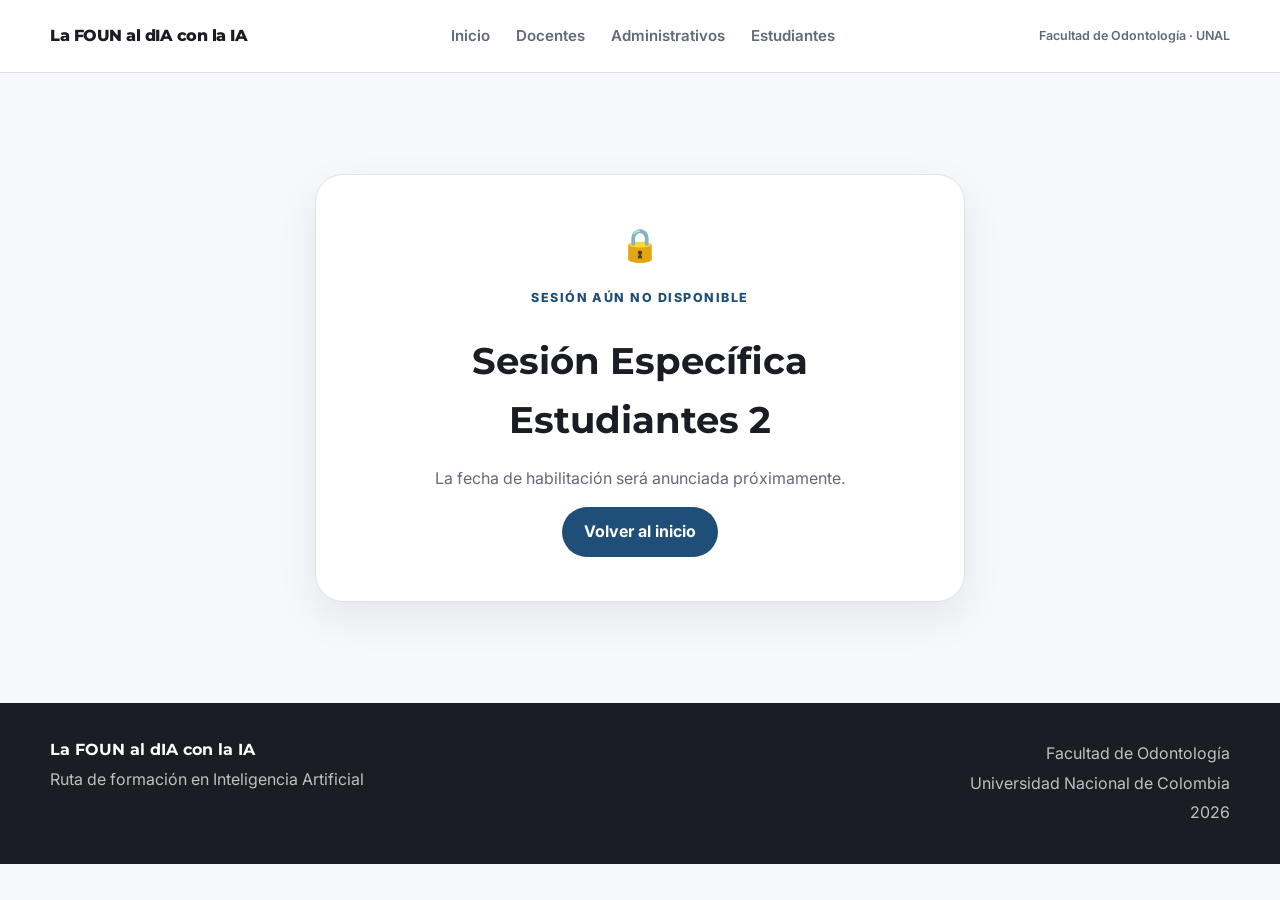
<file: estudiantes-2.html>
<!DOCTYPE html>
<html lang="es">
<head>
  <meta charset="UTF-8">
  <meta name="viewport" content="width=device-width, initial-scale=1.0">
  <meta name="description" content="Sesión Específica Estudiantes 2 - La FOUN al dIA con la IA">
  <title>Sesión Específica Estudiantes 2 | La FOUN al dIA con la IA</title>
  <link rel="preconnect" href="https://fonts.googleapis.com">
  <link rel="preconnect" href="https://fonts.gstatic.com" crossorigin>
  <link href="https://fonts.googleapis.com/css2?family=Inter:wght@400;500;600;700&family=Montserrat:wght@600;700;800&display=swap" rel="stylesheet">
  <link rel="stylesheet" href="styles.css">
</head>
<body>

<header class="site-header">
  <div class="container header-inner">
    <a class="brand" href="index.html"><span class="brand-main">La FOUN al dIA con la IA</span></a>
    <button class="menu-toggle" type="button" aria-expanded="false" aria-controls="main-nav">
      <span class="sr-only">Abrir menú</span><span></span><span></span><span></span>
    </button>
    <nav id="main-nav" class="main-nav" aria-label="Navegación principal">
      <a href="index.html" >Inicio</a>
      <a href="docentes.html" >Docentes</a>
      <a href="administrativos.html" >Administrativos</a>
      <a href="estudiantes.html" >Estudiantes</a>
    </nav>
    <div class="institution">Facultad de Odontología · UNAL</div>
  </div>
</header>

<main class="session-page" data-session-page="estudiantes-2">
  <div id="locked-session-message" class="locked-page-message" hidden>
    <div class="locked-page-card">
      <span class="locked-icon">🔒</span>
      <span class="eyebrow">Sesión aún no disponible</span>
      <h1 id="locked-session-title">Sesión Específica Estudiantes 2</h1>
      <p id="locked-session-date">Esta sesión se habilitará próximamente.</p>
      <a href="index.html" class="button button-primary">Volver al inicio</a>
    </div>
  </div>

  <div id="session-content">
    <section class="session-hero">
      <div class="container">
        <nav class="breadcrumbs"><a href="index.html">Inicio</a><span>›</span><span>Sesión específica · Estudiantes 02</span></nav>
        <span class="eyebrow">Sesión específica · Estudiantes 02</span>
        <h1>Sesión Específica Estudiantes 2</h1>
        <p>Segunda sesión específica de la ruta para estudiantes.</p>
        <div class="session-hero-meta"><span>Estudiantes</span><span>Duración: Por definir</span></div>
        <a class="button button-primary" href="assets/presentations/estudiantes-2.pdf" download>↓ Descargar presentación</a>
      </div>
    </section>

    <section class="session-outline">
      <div class="container">
        <div class="section-heading compact"><span class="eyebrow">En esta sesión</span><h2>Tu recorrido</h2></div>
        <div class="outline-list">
          <div class="outline-item"><span>01</span><div><strong>Introducción</strong><p>[Descripción breve del primer momento.]</p></div></div>
          <div class="outline-item"><span>02</span><div><strong>Demostración</strong><p>[Descripción breve de la demostración.]</p></div></div>
          <div class="outline-item"><span>03</span><div><strong>Ejercicio práctico</strong><p>[Descripción breve de la actividad.]</p></div></div>
          <div class="outline-item"><span>04</span><div><strong>Cierre</strong><p>Registro de asistencia y continuidad de la ruta.</p></div></div>
        </div>
      </div>
    </section>

    <section class="exercise-section">
      <div class="container exercise-stack">
        
<article class="exercise-card">
  <header class="exercise-header">
    <span class="exercise-label">EJERCICIO 01</span>
    <h2>[Nombre del ejercicio 1]</h2>
    <p>[Una frase breve sobre lo que se realizará en este ejercicio.]</p>
  </header>

  <div class="exercise-objective">
    <span class="step-kicker">Objetivo</span>
    <p>[Qué debería lograr el participante al finalizar el ejercicio.]</p>
  </div>

  <div class="exercise-step">
    <span class="step-number">Paso 1</span>
    <h3>Descarga el material</h3>
    <p>Descarga el archivo requerido. Si este ejercicio no necesita un archivo, este bloque puede eliminarse.</p>
    <div class="download-list">
      <div class="download-card">
        <div><span class="file-type">ARCHIVO</span><strong>[Nombre del archivo de práctica]</strong><small>PDF / DOCX / XLSX / JPG</small></div>
        <a class="download-button" href="assets/files/estudiantes-2-ejercicio-1.pdf" download>↓ Descargar archivo</a>
      </div>
    </div>
  </div>

  <div class="exercise-step">
    <span class="step-number">Paso 2</span>
    <h3>Prepara la herramienta</h3>
    <ol><li>Abre la herramienta de IA indicada durante la sesión.</li><li>Inicia una conversación nueva.</li><li>Adjunta el archivo descargado, si corresponde.</li></ol>
  </div>

  <div class="exercise-step">
    <span class="step-number">Paso 3</span>
    <h3>Copia el prompt</h3>
    <p>Copia el texto completo y pégalo en la herramienta.</p>
    <div class="prompt-block">
      <div class="prompt-topbar"><span>PROMPT</span><button class="copy-prompt" type="button" data-copy-target="estudiantes-2-p1">Copiar prompt</button></div>
      <div id="estudiantes-2-p1" class="prompt-text">Actúa como [rol o contexto].

Necesito que [instrucción principal].

Entrega:
1. [Resultado esperado 1]
2. [Resultado esperado 2]
3. [Resultado esperado 3]

No inventes información que no esté disponible en los insumos.</div>
    </div>
  </div>

  <div class="exercise-step">
    <span class="step-number">Paso 4</span>
    <h3>Ejecuta el ejercicio</h3>
    <ol><li>Pega el prompt.</li><li>Ejecuta la consulta.</li><li>Revisa la respuesta generada.</li></ol>
  </div>

  <aside class="reflection-box">
    <span class="step-kicker">Fíjate en esto</span>
    <ul><li>¿La IA siguió todas las instrucciones?</li><li>¿Qué información requiere verificación?</li><li>¿Qué modificarías para obtener una respuesta más útil?</li></ul>
  </aside>
</article>

        
<article class="exercise-card">
  <header class="exercise-header">
    <span class="exercise-label">EJERCICIO 02</span>
    <h2>[Nombre del ejercicio 2]</h2>
    <p>[Ejercicio de varias etapas para consultas iterativas o comparación de documentos.]</p>
  </header>

  <div class="exercise-objective">
    <span class="step-kicker">Objetivo</span>
    <p>[Qué debería lograr el participante al finalizar el ejercicio.]</p>
  </div>

  <div class="exercise-step">
    <span class="step-number">Paso 1</span>
    <h3>Descarga los archivos</h3>
    <div class="download-list">
      <div class="download-card">
        <div><span class="file-type">ARCHIVO 1</span><strong>[Nombre del primer archivo]</strong><small>PDF / DOCX / XLSX / JPG</small></div>
        <a class="download-button" href="assets/files/estudiantes-2-ejercicio-2-archivo-1.pdf" download>↓ Descargar archivo 1</a>
      </div>
      <div class="download-card">
        <div><span class="file-type">ARCHIVO 2</span><strong>[Nombre del segundo archivo]</strong><small>PDF / DOCX / XLSX / JPG</small></div>
        <a class="download-button" href="assets/files/estudiantes-2-ejercicio-2-archivo-2.pdf" download>↓ Descargar archivo 2</a>
      </div>
    </div>
  </div>

  <div class="exercise-step">
    <span class="step-number">Paso 2</span>
    <h3>Realiza la primera consulta</h3>
    <div class="prompt-block">
      <div class="prompt-topbar"><span>PROMPT 1</span><button class="copy-prompt" type="button" data-copy-target="estudiantes-2-p2-a">Copiar prompt</button></div>
      <div id="estudiantes-2-p2-a" class="prompt-text">[Primer prompt completo del ejercicio.]

Incluye aquí todas las instrucciones que el participante debe copiar.</div>
    </div>
  </div>

  <div class="exercise-step">
    <span class="step-number">Paso 3</span>
    <h3>Revisa el resultado</h3>
    <p>[Indicación breve sobre qué debe observar el participante antes de continuar.]</p>
  </div>

  <div class="exercise-step">
    <span class="step-number">Paso 4</span>
    <h3>Profundiza la consulta</h3>
    <div class="prompt-block">
      <div class="prompt-topbar"><span>PROMPT 2</span><button class="copy-prompt" type="button" data-copy-target="estudiantes-2-p2-b">Copiar prompt</button></div>
      <div id="estudiantes-2-p2-b" class="prompt-text">[Segundo prompt completo del ejercicio.]

Este bloque permite continuar la conversación de forma guiada.</div>
    </div>
  </div>

  <aside class="reflection-box">
    <span class="step-kicker">Fíjate en esto</span>
    <ul><li>¿Qué cambió entre la primera y la segunda respuesta?</li><li>¿Qué información debería verificarse?</li><li>¿La segunda instrucción mejoró el resultado?</li></ul>
  </aside>
</article>

      </div>
    </section>

    <section class="session-close">
      <div class="container">
        <div class="close-card">
          <span class="eyebrow">Cierre de la sesión</span>
          <h2>Antes de terminar</h2>
          <p>[Síntesis breve de los aprendizajes o actividades realizadas durante la sesión.]</p>

          <div class="attendance-box">
            <div><strong>Registra tu asistencia</strong><p>Diligencia el formulario correspondiente a esta sesión.</p></div>
            <a class="button button-primary" href="#" target="_blank" rel="noopener">Registrar asistencia →</a>
          </div>

          <div class="continue-options" id="continue-options"></div>
        </div>
      </div>
    </section>
  </div>
</main>

<footer class="site-footer">
  <div class="container footer-inner">
    <div>
      <strong>La FOUN al dIA con la IA</strong>
      <p>Ruta de formación en Inteligencia Artificial</p>
    </div>
    <div class="footer-meta">
      <p>Facultad de Odontología</p>
      <p>Universidad Nacional de Colombia</p>
      <p>2026</p>
    </div>
  </div>
</footer>

<script src="site-config.js"></script>
<script src="main.js"></script>
</body></html>
</file>
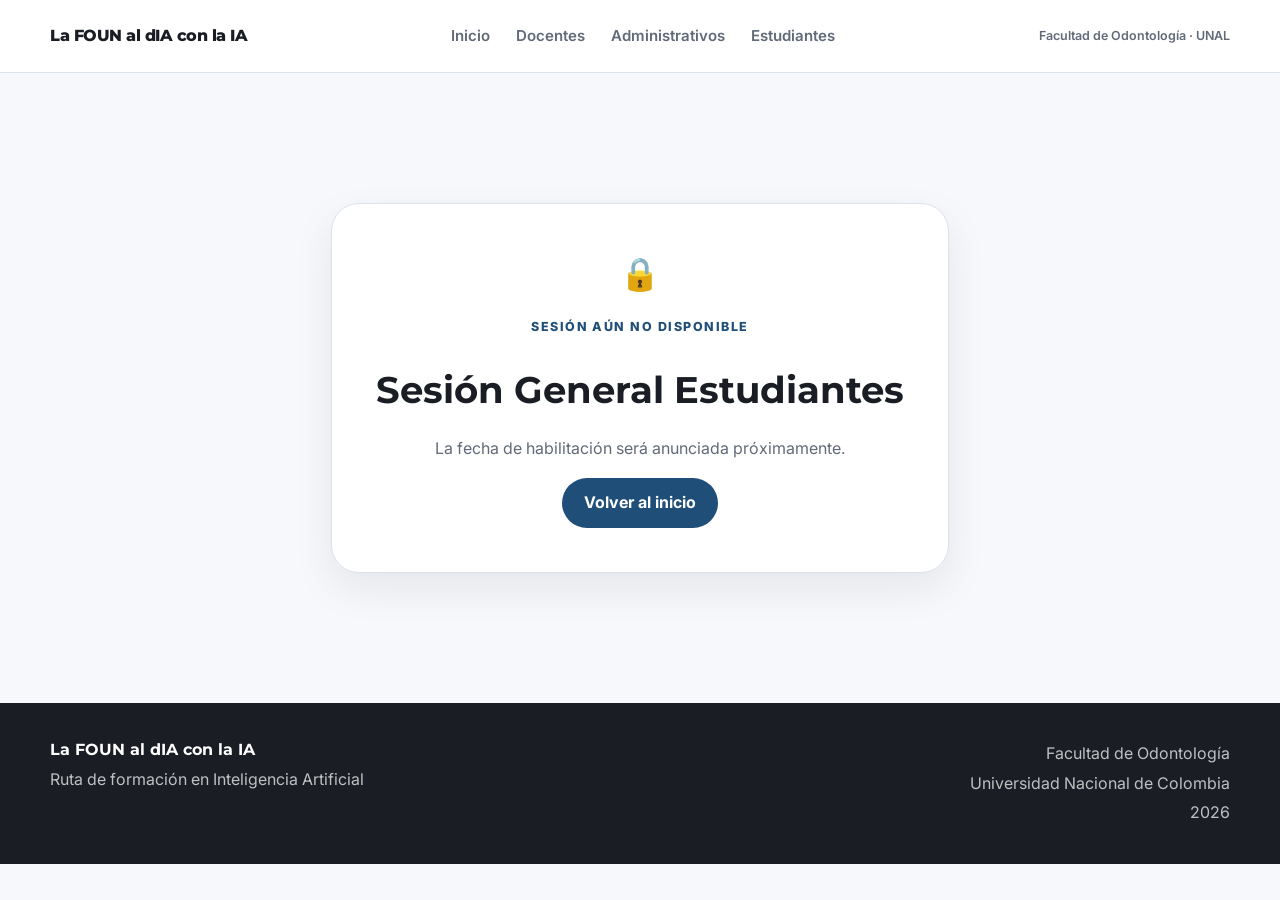
<file: estudiantes-general.html>
<!DOCTYPE html>
<html lang="es">
<head>
  <meta charset="UTF-8">
  <meta name="viewport" content="width=device-width, initial-scale=1.0">
  <meta name="description" content="Sesión General Estudiantes - La FOUN al dIA con la IA">
  <title>Sesión General Estudiantes | La FOUN al dIA con la IA</title>
  <link rel="preconnect" href="https://fonts.googleapis.com">
  <link rel="preconnect" href="https://fonts.gstatic.com" crossorigin>
  <link href="https://fonts.googleapis.com/css2?family=Inter:wght@400;500;600;700&family=Montserrat:wght@600;700;800&display=swap" rel="stylesheet">
  <link rel="stylesheet" href="styles.css">
</head>
<body>

<header class="site-header">
  <div class="container header-inner">
    <a class="brand" href="index.html"><span class="brand-main">La FOUN al dIA con la IA</span></a>
    <button class="menu-toggle" type="button" aria-expanded="false" aria-controls="main-nav">
      <span class="sr-only">Abrir menú</span><span></span><span></span><span></span>
    </button>
    <nav id="main-nav" class="main-nav" aria-label="Navegación principal">
      <a href="index.html" >Inicio</a>
      <a href="docentes.html" >Docentes</a>
      <a href="administrativos.html" >Administrativos</a>
      <a href="estudiantes.html" >Estudiantes</a>
    </nav>
    <div class="institution">Facultad de Odontología · UNAL</div>
  </div>
</header>

<main class="session-page" data-session-page="estudiantes-general">
  <div id="locked-session-message" class="locked-page-message" hidden>
    <div class="locked-page-card">
      <span class="locked-icon">🔒</span>
      <span class="eyebrow">Sesión aún no disponible</span>
      <h1 id="locked-session-title">Sesión General Estudiantes</h1>
      <p id="locked-session-date">Esta sesión se habilitará próximamente.</p>
      <a href="index.html" class="button button-primary">Volver al inicio</a>
    </div>
  </div>

  <div id="session-content">
    <section class="session-hero">
      <div class="container">
        <nav class="breadcrumbs"><a href="index.html">Inicio</a><span>›</span><span>Sesión general · Estudiantes</span></nav>
        <span class="eyebrow">Sesión general · Estudiantes</span>
        <h1>Sesión General Estudiantes</h1>
        <p>Sesión general exclusiva de la ruta para estudiantes.</p>
        <div class="session-hero-meta"><span>Estudiantes</span><span>Duración: Por definir</span></div>
        <a class="button button-primary" href="assets/presentations/estudiantes-general.pdf" download>↓ Descargar presentación</a>
      </div>
    </section>

    <section class="session-outline">
      <div class="container">
        <div class="section-heading compact"><span class="eyebrow">En esta sesión</span><h2>Tu recorrido</h2></div>
        <div class="outline-list">
          <div class="outline-item"><span>01</span><div><strong>Introducción</strong><p>[Descripción breve del primer momento.]</p></div></div>
          <div class="outline-item"><span>02</span><div><strong>Demostración</strong><p>[Descripción breve de la demostración.]</p></div></div>
          <div class="outline-item"><span>03</span><div><strong>Ejercicio práctico</strong><p>[Descripción breve de la actividad.]</p></div></div>
          <div class="outline-item"><span>04</span><div><strong>Cierre</strong><p>Registro de asistencia y continuidad de la ruta.</p></div></div>
        </div>
      </div>
    </section>

    <section class="exercise-section">
      <div class="container exercise-stack">
        
<article class="exercise-card">
  <header class="exercise-header">
    <span class="exercise-label">EJERCICIO 01</span>
    <h2>[Nombre del ejercicio 1]</h2>
    <p>[Una frase breve sobre lo que se realizará en este ejercicio.]</p>
  </header>

  <div class="exercise-objective">
    <span class="step-kicker">Objetivo</span>
    <p>[Qué debería lograr el participante al finalizar el ejercicio.]</p>
  </div>

  <div class="exercise-step">
    <span class="step-number">Paso 1</span>
    <h3>Descarga el material</h3>
    <p>Descarga el archivo requerido. Si este ejercicio no necesita un archivo, este bloque puede eliminarse.</p>
    <div class="download-list">
      <div class="download-card">
        <div><span class="file-type">ARCHIVO</span><strong>[Nombre del archivo de práctica]</strong><small>PDF / DOCX / XLSX / JPG</small></div>
        <a class="download-button" href="assets/files/estudiantes-general-ejercicio-1.pdf" download>↓ Descargar archivo</a>
      </div>
    </div>
  </div>

  <div class="exercise-step">
    <span class="step-number">Paso 2</span>
    <h3>Prepara la herramienta</h3>
    <ol><li>Abre la herramienta de IA indicada durante la sesión.</li><li>Inicia una conversación nueva.</li><li>Adjunta el archivo descargado, si corresponde.</li></ol>
  </div>

  <div class="exercise-step">
    <span class="step-number">Paso 3</span>
    <h3>Copia el prompt</h3>
    <p>Copia el texto completo y pégalo en la herramienta.</p>
    <div class="prompt-block">
      <div class="prompt-topbar"><span>PROMPT</span><button class="copy-prompt" type="button" data-copy-target="estudiantes-general-p1">Copiar prompt</button></div>
      <div id="estudiantes-general-p1" class="prompt-text">Actúa como [rol o contexto].

Necesito que [instrucción principal].

Entrega:
1. [Resultado esperado 1]
2. [Resultado esperado 2]
3. [Resultado esperado 3]

No inventes información que no esté disponible en los insumos.</div>
    </div>
  </div>

  <div class="exercise-step">
    <span class="step-number">Paso 4</span>
    <h3>Ejecuta el ejercicio</h3>
    <ol><li>Pega el prompt.</li><li>Ejecuta la consulta.</li><li>Revisa la respuesta generada.</li></ol>
  </div>

  <aside class="reflection-box">
    <span class="step-kicker">Fíjate en esto</span>
    <ul><li>¿La IA siguió todas las instrucciones?</li><li>¿Qué información requiere verificación?</li><li>¿Qué modificarías para obtener una respuesta más útil?</li></ul>
  </aside>
</article>

        
<article class="exercise-card">
  <header class="exercise-header">
    <span class="exercise-label">EJERCICIO 02</span>
    <h2>[Nombre del ejercicio 2]</h2>
    <p>[Ejercicio de varias etapas para consultas iterativas o comparación de documentos.]</p>
  </header>

  <div class="exercise-objective">
    <span class="step-kicker">Objetivo</span>
    <p>[Qué debería lograr el participante al finalizar el ejercicio.]</p>
  </div>

  <div class="exercise-step">
    <span class="step-number">Paso 1</span>
    <h3>Descarga los archivos</h3>
    <div class="download-list">
      <div class="download-card">
        <div><span class="file-type">ARCHIVO 1</span><strong>[Nombre del primer archivo]</strong><small>PDF / DOCX / XLSX / JPG</small></div>
        <a class="download-button" href="assets/files/estudiantes-general-ejercicio-2-archivo-1.pdf" download>↓ Descargar archivo 1</a>
      </div>
      <div class="download-card">
        <div><span class="file-type">ARCHIVO 2</span><strong>[Nombre del segundo archivo]</strong><small>PDF / DOCX / XLSX / JPG</small></div>
        <a class="download-button" href="assets/files/estudiantes-general-ejercicio-2-archivo-2.pdf" download>↓ Descargar archivo 2</a>
      </div>
    </div>
  </div>

  <div class="exercise-step">
    <span class="step-number">Paso 2</span>
    <h3>Realiza la primera consulta</h3>
    <div class="prompt-block">
      <div class="prompt-topbar"><span>PROMPT 1</span><button class="copy-prompt" type="button" data-copy-target="estudiantes-general-p2-a">Copiar prompt</button></div>
      <div id="estudiantes-general-p2-a" class="prompt-text">[Primer prompt completo del ejercicio.]

Incluye aquí todas las instrucciones que el participante debe copiar.</div>
    </div>
  </div>

  <div class="exercise-step">
    <span class="step-number">Paso 3</span>
    <h3>Revisa el resultado</h3>
    <p>[Indicación breve sobre qué debe observar el participante antes de continuar.]</p>
  </div>

  <div class="exercise-step">
    <span class="step-number">Paso 4</span>
    <h3>Profundiza la consulta</h3>
    <div class="prompt-block">
      <div class="prompt-topbar"><span>PROMPT 2</span><button class="copy-prompt" type="button" data-copy-target="estudiantes-general-p2-b">Copiar prompt</button></div>
      <div id="estudiantes-general-p2-b" class="prompt-text">[Segundo prompt completo del ejercicio.]

Este bloque permite continuar la conversación de forma guiada.</div>
    </div>
  </div>

  <aside class="reflection-box">
    <span class="step-kicker">Fíjate en esto</span>
    <ul><li>¿Qué cambió entre la primera y la segunda respuesta?</li><li>¿Qué información debería verificarse?</li><li>¿La segunda instrucción mejoró el resultado?</li></ul>
  </aside>
</article>

      </div>
    </section>

    <section class="session-close">
      <div class="container">
        <div class="close-card">
          <span class="eyebrow">Cierre de la sesión</span>
          <h2>Antes de terminar</h2>
          <p>[Síntesis breve de los aprendizajes o actividades realizadas durante la sesión.]</p>

          <div class="attendance-box">
            <div><strong>Registra tu asistencia</strong><p>Diligencia el formulario correspondiente a esta sesión.</p></div>
            <a class="button button-primary" href="#" target="_blank" rel="noopener">Registrar asistencia →</a>
          </div>

          <div class="continue-options" id="continue-options"></div>
        </div>
      </div>
    </section>
  </div>
</main>

<footer class="site-footer">
  <div class="container footer-inner">
    <div>
      <strong>La FOUN al dIA con la IA</strong>
      <p>Ruta de formación en Inteligencia Artificial</p>
    </div>
    <div class="footer-meta">
      <p>Facultad de Odontología</p>
      <p>Universidad Nacional de Colombia</p>
      <p>2026</p>
    </div>
  </div>
</footer>

<script src="site-config.js"></script>
<script src="main.js"></script>
</body></html>
</file>
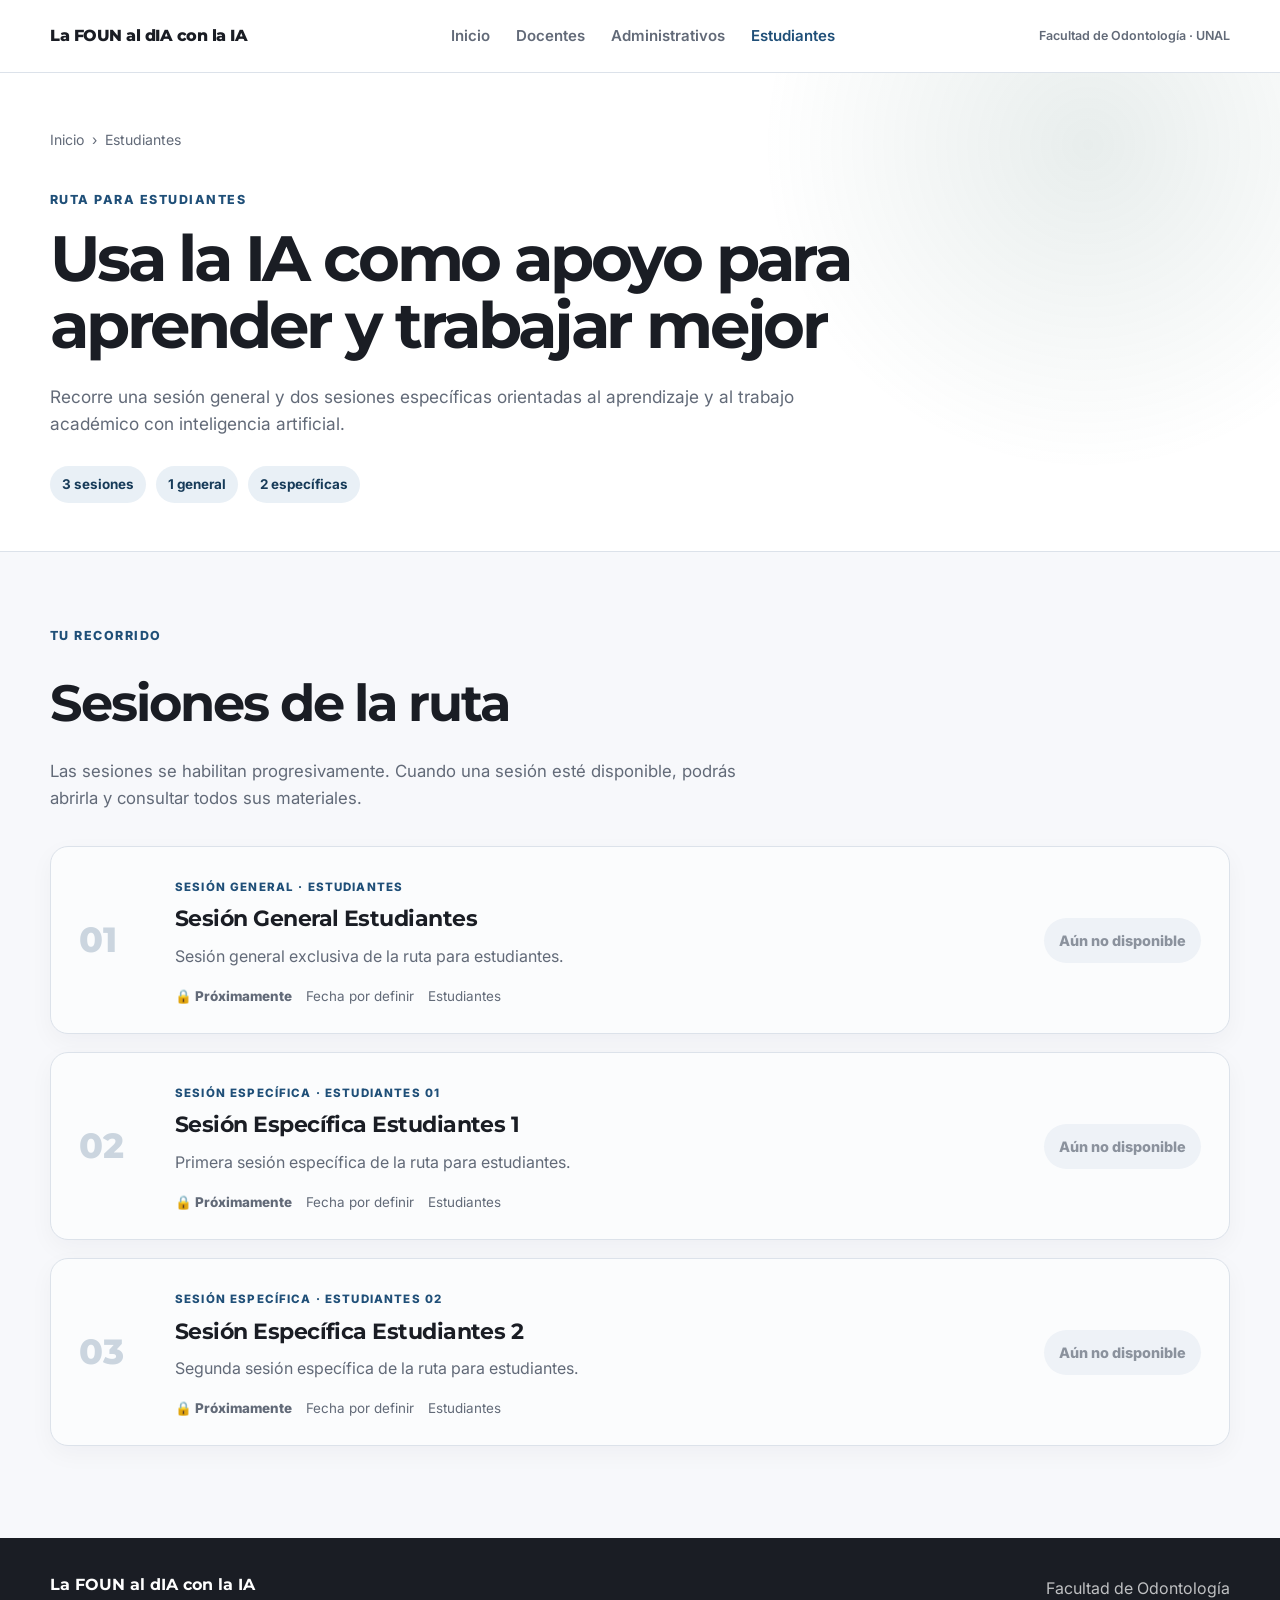
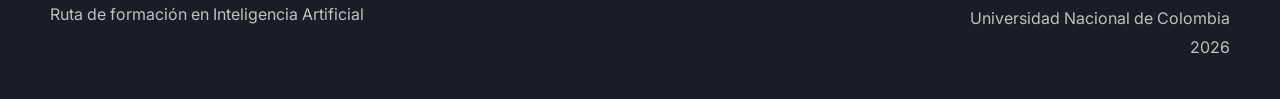
<file: estudiantes.html>
<!DOCTYPE html>
<html lang="es">
<head>
  <meta charset="UTF-8">
  <meta name="viewport" content="width=device-width, initial-scale=1.0">
  <meta name="description" content="Ruta para estudiantes - La FOUN al dIA con la IA">
  <title>Ruta para estudiantes | La FOUN al dIA con la IA</title>
  <link rel="preconnect" href="https://fonts.googleapis.com">
  <link rel="preconnect" href="https://fonts.gstatic.com" crossorigin>
  <link href="https://fonts.googleapis.com/css2?family=Inter:wght@400;500;600;700&family=Montserrat:wght@600;700;800&display=swap" rel="stylesheet">
  <link rel="stylesheet" href="styles.css">
</head>
<body>

<header class="site-header">
  <div class="container header-inner">
    <a class="brand" href="index.html"><span class="brand-main">La FOUN al dIA con la IA</span></a>
    <button class="menu-toggle" type="button" aria-expanded="false" aria-controls="main-nav">
      <span class="sr-only">Abrir menú</span><span></span><span></span><span></span>
    </button>
    <nav id="main-nav" class="main-nav" aria-label="Navegación principal">
      <a href="index.html" >Inicio</a>
      <a href="docentes.html" >Docentes</a>
      <a href="administrativos.html" >Administrativos</a>
      <a href="estudiantes.html" class='active'>Estudiantes</a>
    </nav>
    <div class="institution">Facultad de Odontología · UNAL</div>
  </div>
</header>

<main data-route-page="estudiantes">
  <section class="route-hero route-accent-estudiantes">
    <div class="container">
      <nav class="breadcrumbs"><a href="index.html">Inicio</a><span>›</span><span>Estudiantes</span></nav>
      <span class="eyebrow">Ruta para estudiantes</span>
      <h1>Usa la IA como apoyo para aprender y trabajar mejor</h1>
      <p>Recorre una sesión general y dos sesiones específicas orientadas al aprendizaje y al trabajo académico con inteligencia artificial.</p>
      <div class="route-summary">
        <span>3 sesiones</span><span>1 general</span><span>2 específicas</span>
      </div>
    </div>
  </section>

  <section class="journey-section">
    <div class="container">
      <div class="section-heading compact">
        <span class="eyebrow">Tu recorrido</span>
        <h2>Sesiones de la ruta</h2>
        <p>Las sesiones se habilitan progresivamente. Cuando una sesión esté disponible, podrás abrirla y consultar todos sus materiales.</p>
      </div>
      <div class="session-list" id="route-session-list"></div>
    </div>
  </section>
</main>

<footer class="site-footer">
  <div class="container footer-inner">
    <div>
      <strong>La FOUN al dIA con la IA</strong>
      <p>Ruta de formación en Inteligencia Artificial</p>
    </div>
    <div class="footer-meta">
      <p>Facultad de Odontología</p>
      <p>Universidad Nacional de Colombia</p>
      <p>2026</p>
    </div>
  </div>
</footer>

<script src="site-config.js"></script>
<script src="main.js"></script>
</body></html>
</file>
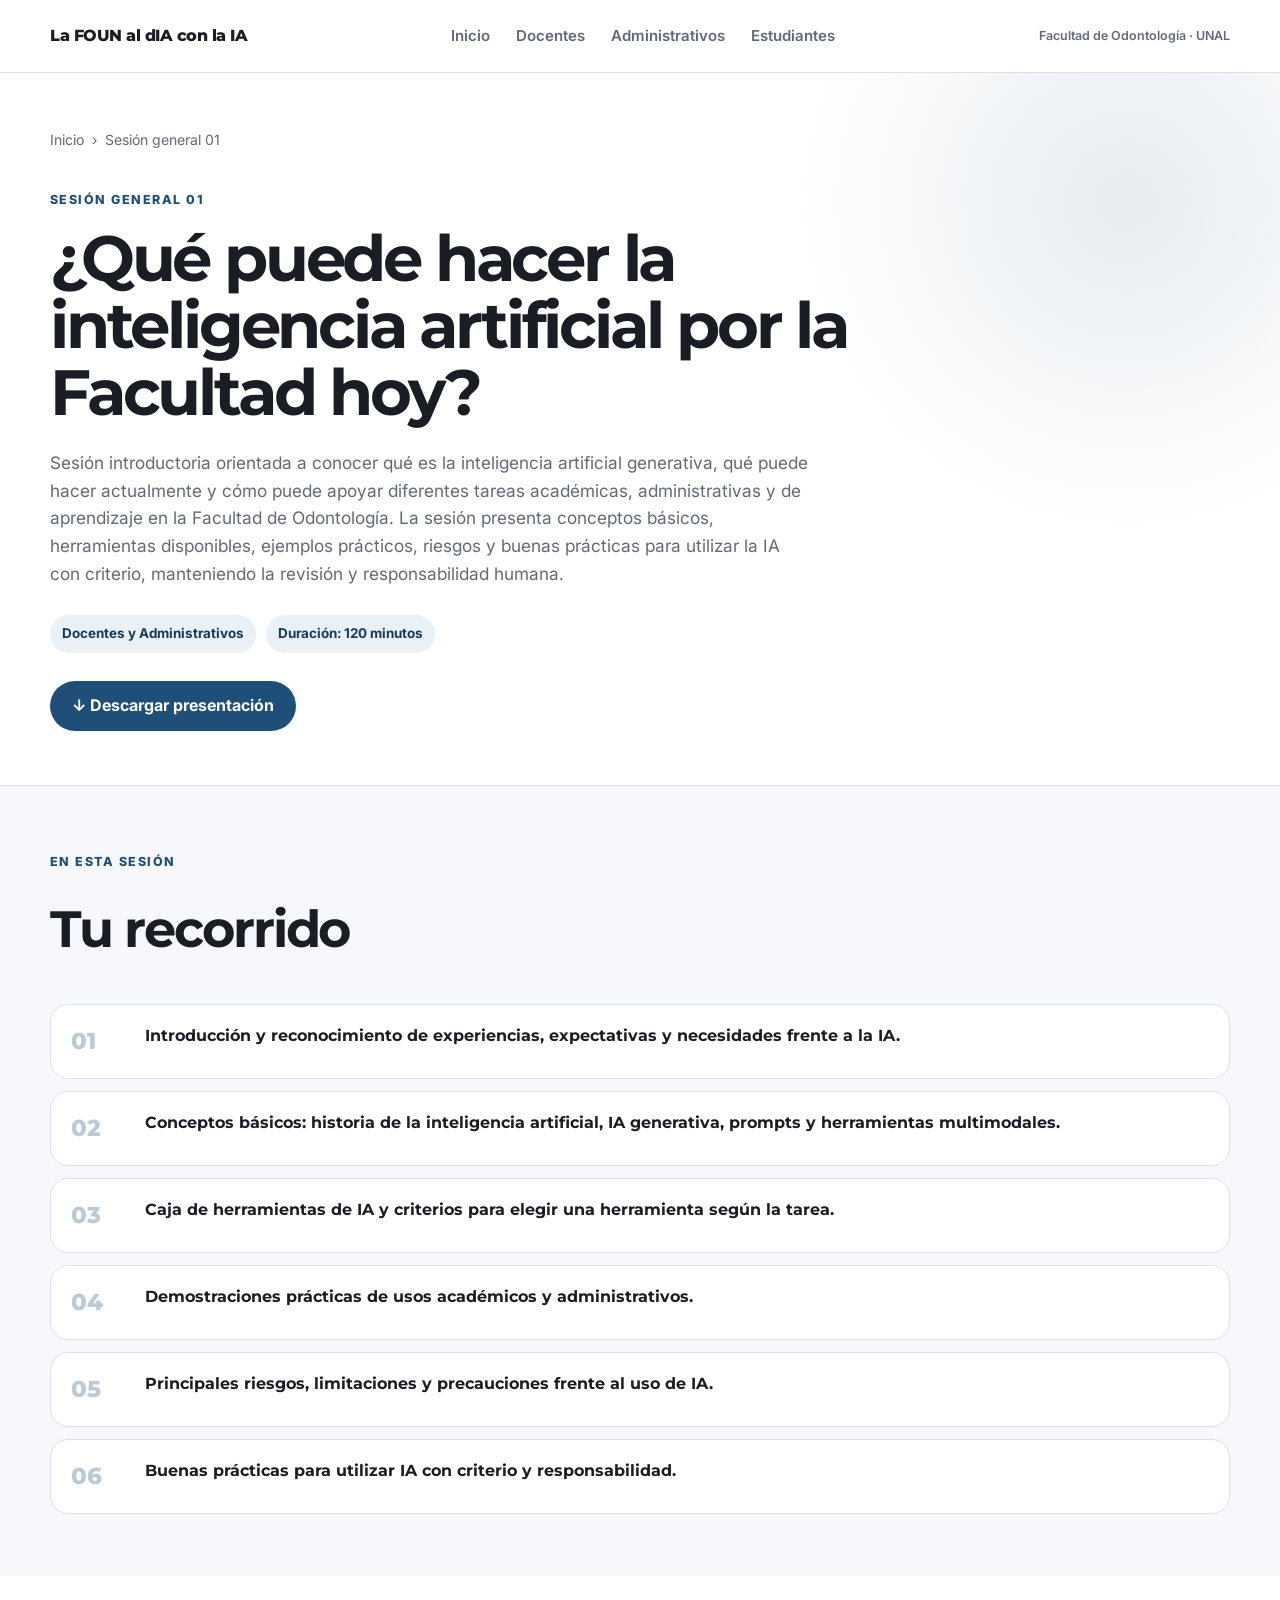
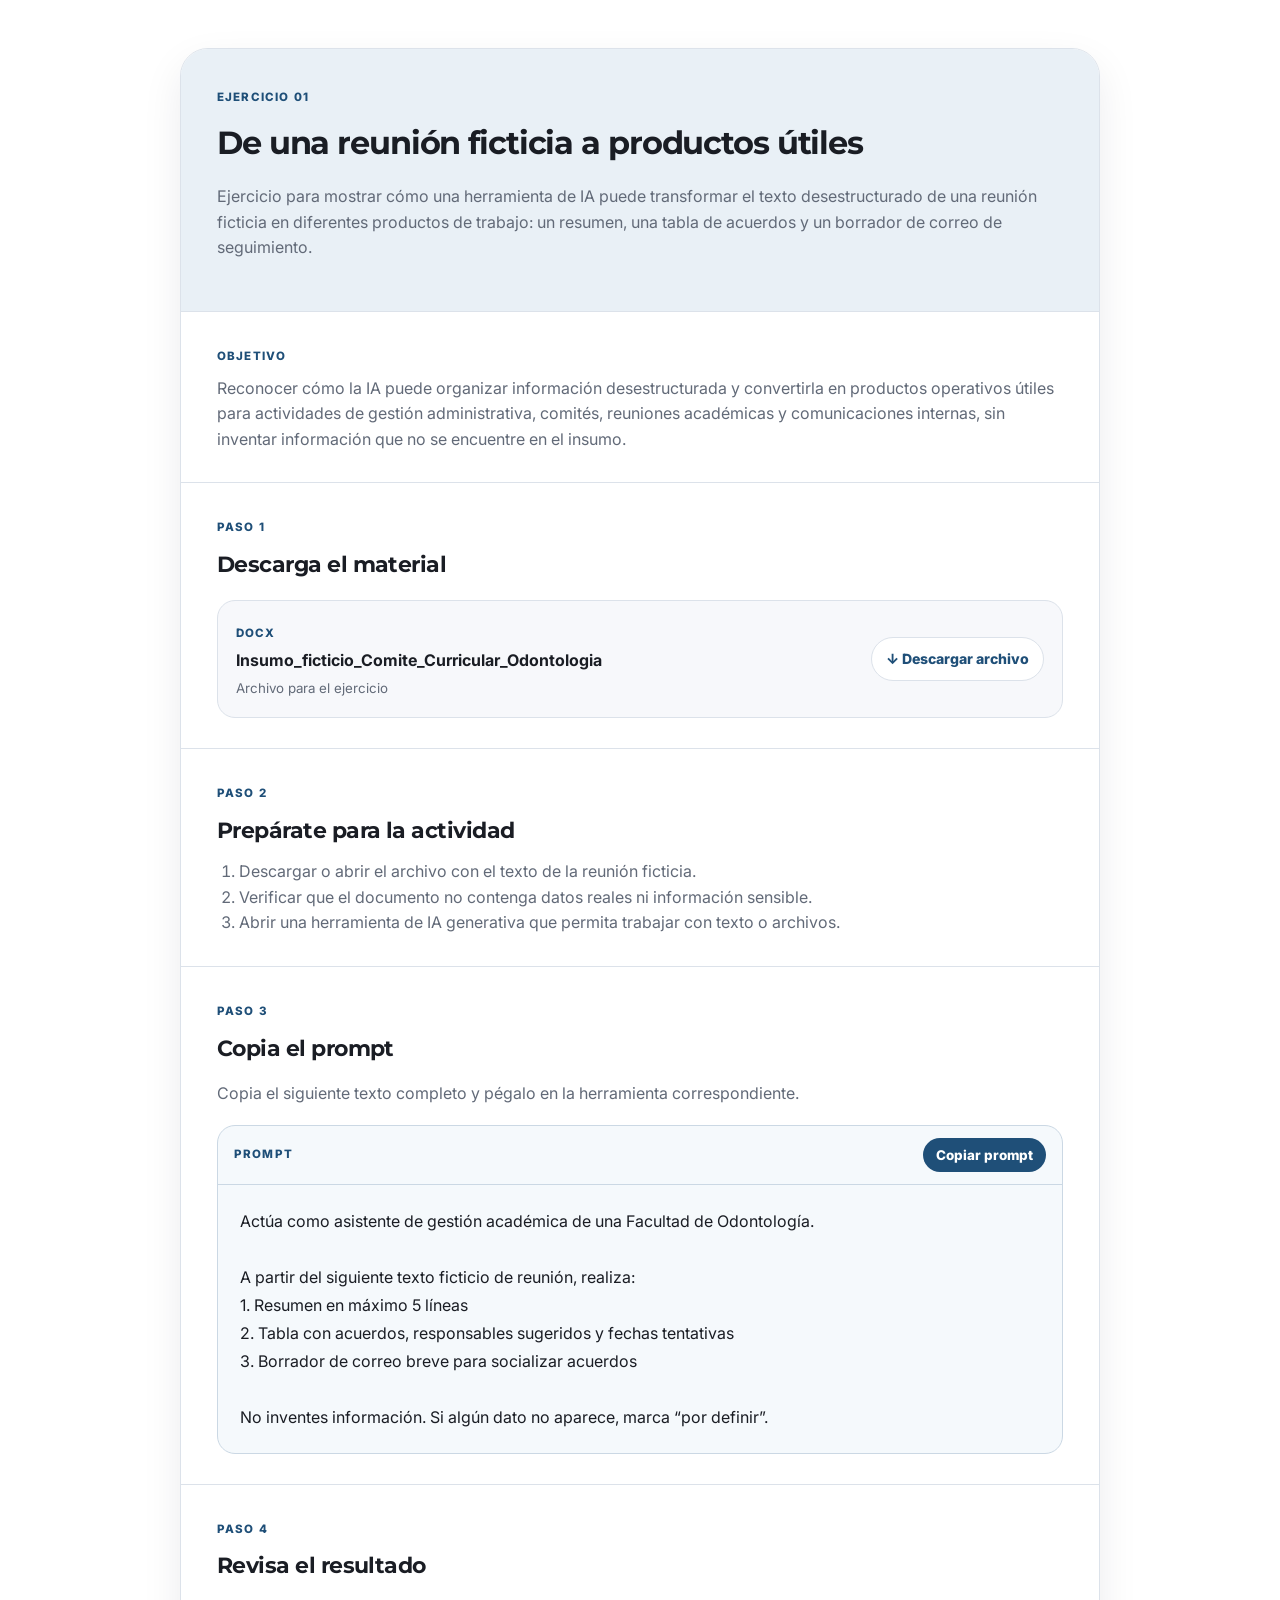
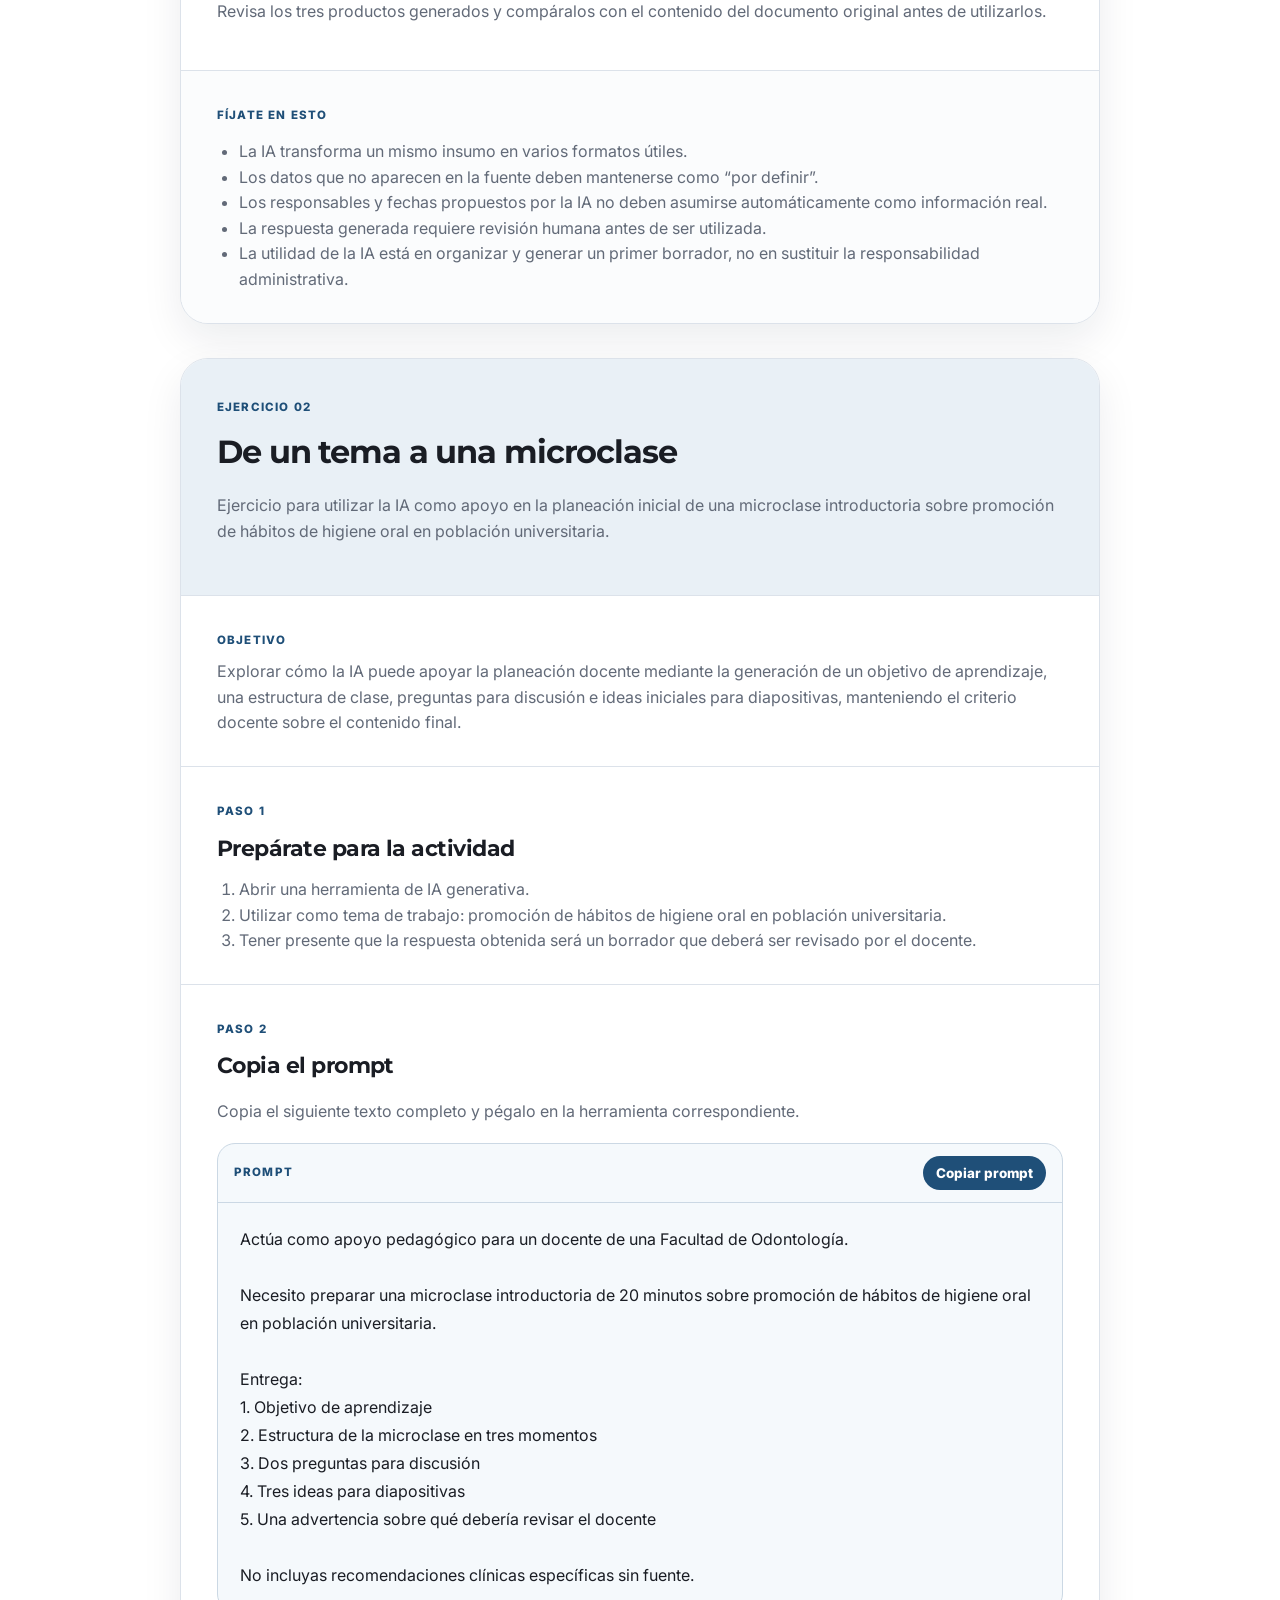
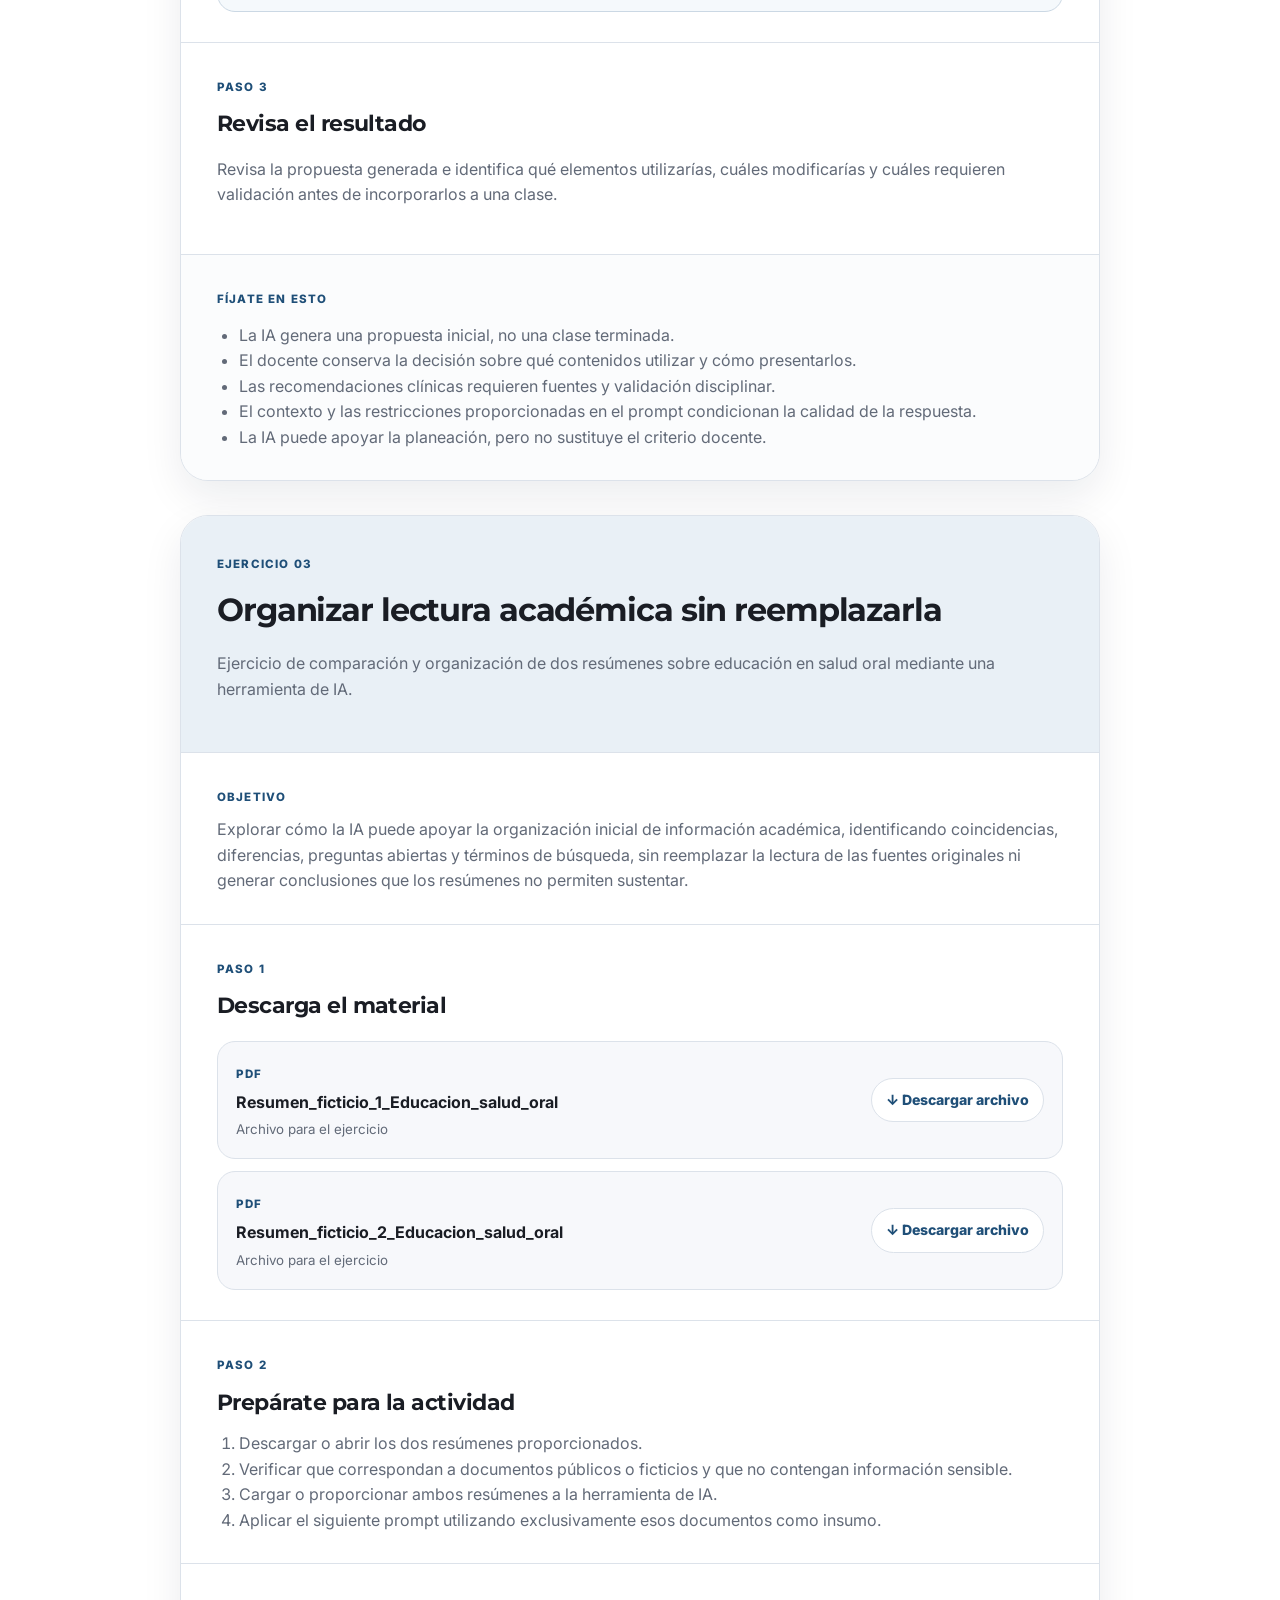
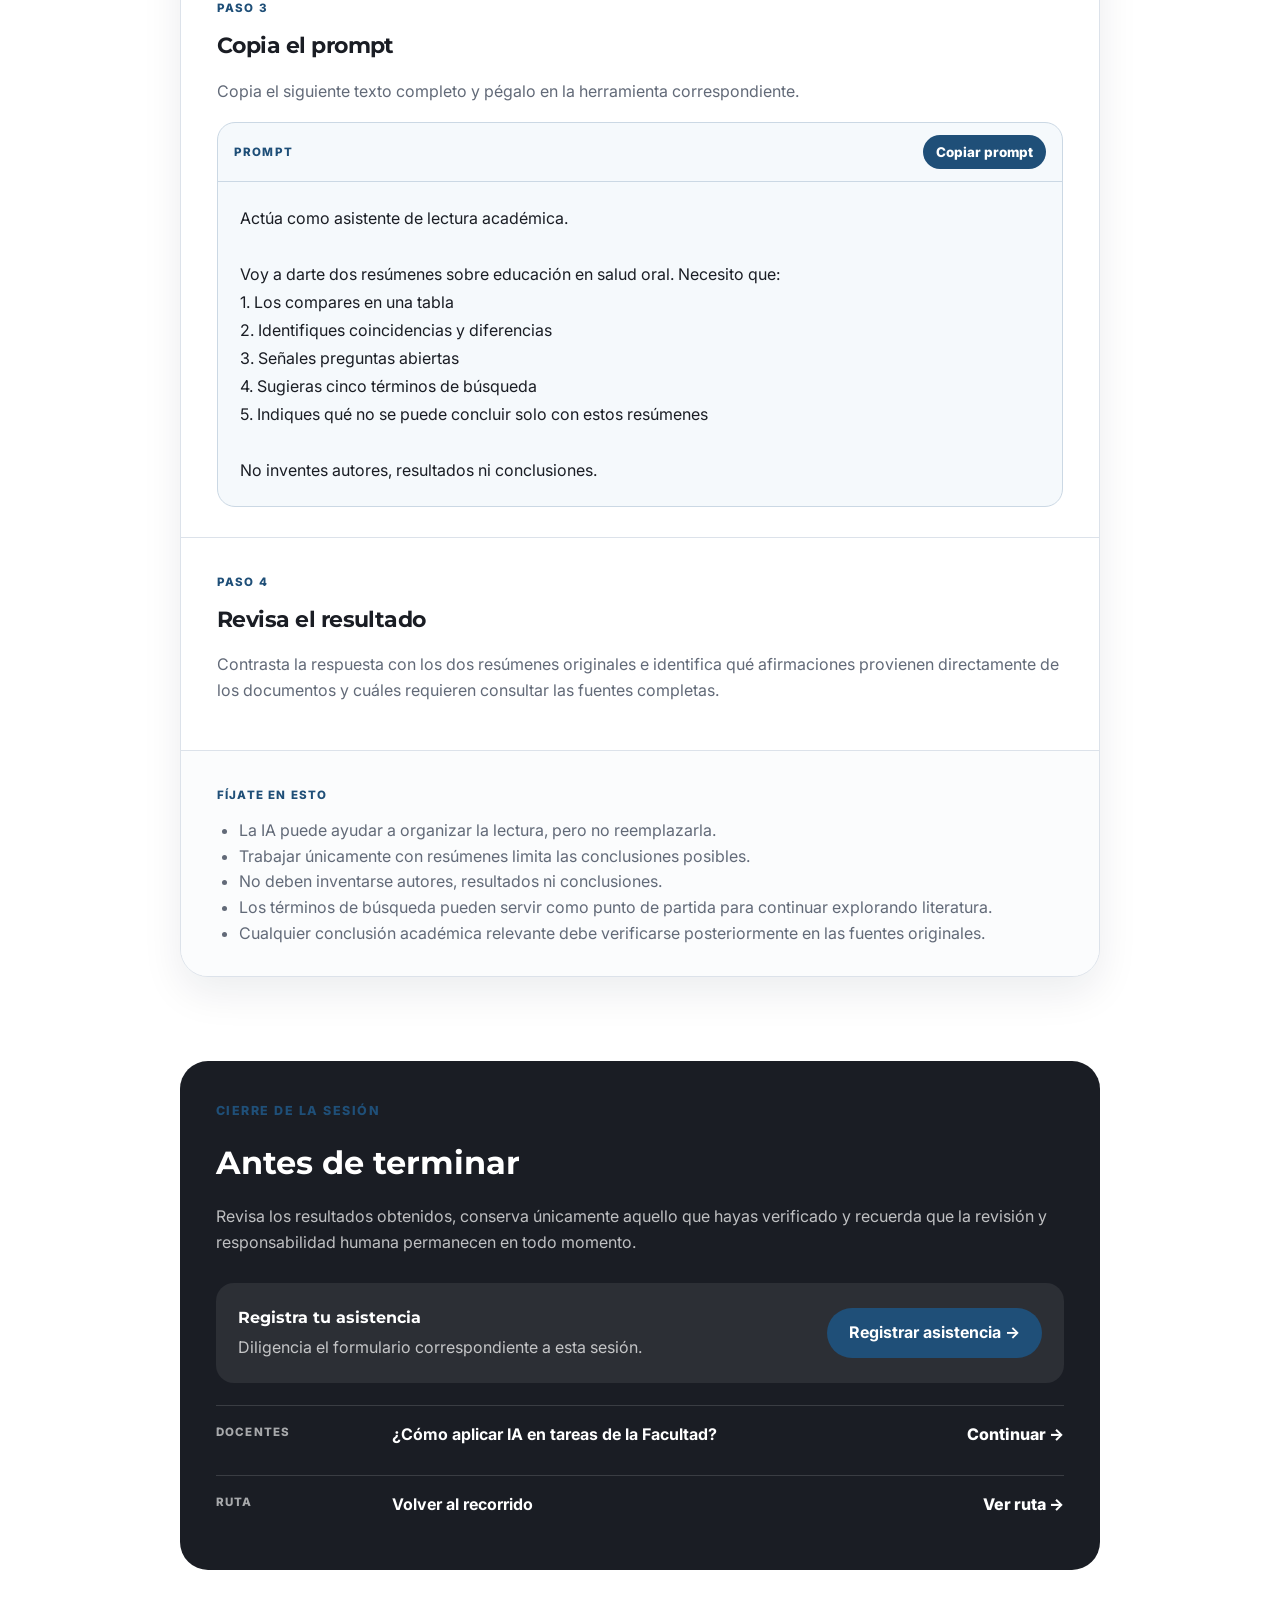
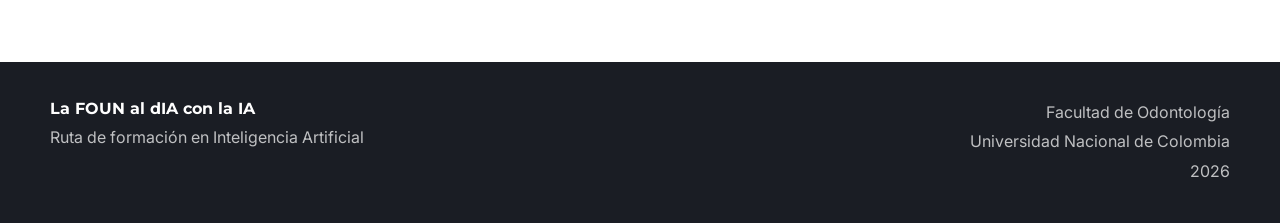
<file: general-1.html>
<!DOCTYPE html>
<html lang="es">
<head>
<meta charset="UTF-8"><meta name="viewport" content="width=device-width, initial-scale=1.0">
<meta name="description" content="¿Qué puede hacer la inteligencia artificial por la Facultad hoy? - La FOUN al dIA con la IA">
<title>¿Qué puede hacer la inteligencia artificial por la Facultad hoy? | La FOUN al dIA con la IA</title>
<link rel="preconnect" href="https://fonts.googleapis.com"><link rel="preconnect" href="https://fonts.gstatic.com" crossorigin>
<link href="https://fonts.googleapis.com/css2?family=Inter:wght@400;500;600;700&family=Montserrat:wght@600;700;800&display=swap" rel="stylesheet">
<link rel="stylesheet" href="styles.css">
</head>
<body>
<header class="site-header"><div class="container header-inner">
<a class="brand" href="index.html"><span class="brand-main">La FOUN al dIA con la IA</span></a>
<button class="menu-toggle" type="button" aria-expanded="false" aria-controls="main-nav"><span class="sr-only">Abrir menú</span><span></span><span></span><span></span></button>
<nav id="main-nav" class="main-nav" aria-label="Navegación principal"><a href="index.html">Inicio</a><a href="docentes.html">Docentes</a><a href="administrativos.html">Administrativos</a><a href="estudiantes.html">Estudiantes</a></nav>
<div class="institution">Facultad de Odontología · UNAL</div>
</div></header>

<main class="session-page" data-session-page="general-1">
<div id="locked-session-message" class="locked-page-message" hidden><div class="locked-page-card"><span class="locked-icon">🔒</span><span class="eyebrow">Sesión aún no disponible</span><h1 id="locked-session-title">¿Qué puede hacer la inteligencia artificial por la Facultad hoy?</h1><p id="locked-session-date"></p><a href="index.html" class="button button-primary">Volver al inicio</a></div></div>

<div id="session-content">
<section class="session-hero"><div class="container">
<nav class="breadcrumbs"><a href="index.html">Inicio</a><span>›</span><span>Sesión general 01</span></nav>
<span class="eyebrow">Sesión general 01</span>
<h1>¿Qué puede hacer la inteligencia artificial por la Facultad hoy?</h1>
<p>Sesión introductoria orientada a conocer qué es la inteligencia artificial generativa, qué puede hacer actualmente y cómo puede apoyar diferentes tareas académicas, administrativas y de aprendizaje en la Facultad de Odontología. La sesión presenta conceptos básicos, herramientas disponibles, ejemplos prácticos, riesgos y buenas prácticas para utilizar la IA con criterio, manteniendo la revisión y responsabilidad humana.</p>
<div class="session-hero-meta"><span>Docentes y Administrativos</span><span>Duración: 120 minutos</span></div>
<a class="button button-primary" href="assets/presentations/S_GEN_1.pdf" download>↓ Descargar presentación</a>
</div></section>

<section class="session-outline"><div class="container">
<div class="section-heading compact"><span class="eyebrow">En esta sesión</span><h2>Tu recorrido</h2></div>
<div class="outline-list"><div class="outline-item"><span>01</span><div><strong>Introducción y reconocimiento de experiencias, expectativas y necesidades frente a la IA.</strong></div></div><div class="outline-item"><span>02</span><div><strong>Conceptos básicos: historia de la inteligencia artificial, IA generativa, prompts y herramientas multimodales.</strong></div></div><div class="outline-item"><span>03</span><div><strong>Caja de herramientas de IA y criterios para elegir una herramienta según la tarea.</strong></div></div><div class="outline-item"><span>04</span><div><strong>Demostraciones prácticas de usos académicos y administrativos.</strong></div></div><div class="outline-item"><span>05</span><div><strong>Principales riesgos, limitaciones y precauciones frente al uso de IA.</strong></div></div><div class="outline-item"><span>06</span><div><strong>Buenas prácticas para utilizar IA con criterio y responsabilidad.</strong></div></div></div>
</div></section>

<section class="exercise-section"><div class="container exercise-stack">
    <article class="exercise-card">
      <header class="exercise-header">
        <span class="exercise-label">EJERCICIO 01</span>
        <h2>De una reunión ficticia a productos útiles</h2>
        <p>Ejercicio para mostrar cómo una herramienta de IA puede transformar el texto desestructurado de una reunión ficticia en diferentes productos de trabajo: un resumen, una tabla de acuerdos y un borrador de correo de seguimiento.</p>
      </header>
      <div class="exercise-objective"><span class="step-kicker">Objetivo</span><p>Reconocer cómo la IA puede organizar información desestructurada y convertirla en productos operativos útiles para actividades de gestión administrativa, comités, reuniones académicas y comunicaciones internas, sin inventar información que no se encuentre en el insumo.</p></div>
      
        <div class="exercise-step">
          <span class="step-number">Paso 1</span><h3>Descarga el material</h3>
          <div class="download-list">
            <div class="download-card">
              <div><span class="file-type">DOCX</span><strong>Insumo_ficticio_Comite_Curricular_Odontologia</strong><small>Archivo para el ejercicio</small></div>
              <a class="download-button" href="assets/files/Insumo_ficticio_Comite_Curricular_Odontologia.docx" download>↓ Descargar archivo</a>
            </div></div>
        </div>
        <div class="exercise-step">
          <span class="step-number">Paso 2</span><h3>Prepárate para la actividad</h3>
          <ol><li>Descargar o abrir el archivo con el texto de la reunión ficticia.</li><li>Verificar que el documento no contenga datos reales ni información sensible.</li><li>Abrir una herramienta de IA generativa que permita trabajar con texto o archivos.</li></ol>
        </div>
        <div class="exercise-step">
          <span class="step-number">Paso 3</span><h3>Copia el prompt</h3>
          <p>Copia el siguiente texto completo y pégalo en la herramienta correspondiente.</p>
          <div class="prompt-block">
            <div class="prompt-topbar"><span>PROMPT</span><button class="copy-prompt" type="button" data-copy-target="general-1-prompt-1">Copiar prompt</button></div>
            <div id="general-1-prompt-1" class="prompt-text">Actúa como asistente de gestión académica de una Facultad de Odontología.

A partir del siguiente texto ficticio de reunión, realiza:
1. Resumen en máximo 5 líneas
2. Tabla con acuerdos, responsables sugeridos y fechas tentativas
3. Borrador de correo breve para socializar acuerdos

No inventes información. Si algún dato no aparece, marca “por definir”.</div>
          </div>
        </div>
        <div class="exercise-step">
          <span class="step-number">Paso 4</span><h3>Revisa el resultado</h3>
          <p>Revisa los tres productos generados y compáralos con el contenido del documento original antes de utilizarlos.</p>
        </div>
      
      <aside class="reflection-box"><span class="step-kicker">Fíjate en esto</span><ul><li>La IA transforma un mismo insumo en varios formatos útiles.</li><li>Los datos que no aparecen en la fuente deben mantenerse como “por definir”.</li><li>Los responsables y fechas propuestos por la IA no deben asumirse automáticamente como información real.</li><li>La respuesta generada requiere revisión humana antes de ser utilizada.</li><li>La utilidad de la IA está en organizar y generar un primer borrador, no en sustituir la responsabilidad administrativa.</li></ul></aside>
    
    </article>
    <article class="exercise-card">
      <header class="exercise-header">
        <span class="exercise-label">EJERCICIO 02</span>
        <h2>De un tema a una microclase</h2>
        <p>Ejercicio para utilizar la IA como apoyo en la planeación inicial de una microclase introductoria sobre promoción de hábitos de higiene oral en población universitaria.</p>
      </header>
      <div class="exercise-objective"><span class="step-kicker">Objetivo</span><p>Explorar cómo la IA puede apoyar la planeación docente mediante la generación de un objetivo de aprendizaje, una estructura de clase, preguntas para discusión e ideas iniciales para diapositivas, manteniendo el criterio docente sobre el contenido final.</p></div>
      
        <div class="exercise-step">
          <span class="step-number">Paso 1</span><h3>Prepárate para la actividad</h3>
          <ol><li>Abrir una herramienta de IA generativa.</li><li>Utilizar como tema de trabajo: promoción de hábitos de higiene oral en población universitaria.</li><li>Tener presente que la respuesta obtenida será un borrador que deberá ser revisado por el docente.</li></ol>
        </div>
        <div class="exercise-step">
          <span class="step-number">Paso 2</span><h3>Copia el prompt</h3>
          <p>Copia el siguiente texto completo y pégalo en la herramienta correspondiente.</p>
          <div class="prompt-block">
            <div class="prompt-topbar"><span>PROMPT</span><button class="copy-prompt" type="button" data-copy-target="general-1-prompt-2">Copiar prompt</button></div>
            <div id="general-1-prompt-2" class="prompt-text">Actúa como apoyo pedagógico para un docente de una Facultad de Odontología.

Necesito preparar una microclase introductoria de 20 minutos sobre promoción de hábitos de higiene oral en población universitaria.

Entrega:
1. Objetivo de aprendizaje
2. Estructura de la microclase en tres momentos
3. Dos preguntas para discusión
4. Tres ideas para diapositivas
5. Una advertencia sobre qué debería revisar el docente

No incluyas recomendaciones clínicas específicas sin fuente.</div>
          </div>
        </div>
        <div class="exercise-step">
          <span class="step-number">Paso 3</span><h3>Revisa el resultado</h3>
          <p>Revisa la propuesta generada e identifica qué elementos utilizarías, cuáles modificarías y cuáles requieren validación antes de incorporarlos a una clase.</p>
        </div>
      
      <aside class="reflection-box"><span class="step-kicker">Fíjate en esto</span><ul><li>La IA genera una propuesta inicial, no una clase terminada.</li><li>El docente conserva la decisión sobre qué contenidos utilizar y cómo presentarlos.</li><li>Las recomendaciones clínicas requieren fuentes y validación disciplinar.</li><li>El contexto y las restricciones proporcionadas en el prompt condicionan la calidad de la respuesta.</li><li>La IA puede apoyar la planeación, pero no sustituye el criterio docente.</li></ul></aside>
    
    </article>
    <article class="exercise-card">
      <header class="exercise-header">
        <span class="exercise-label">EJERCICIO 03</span>
        <h2>Organizar lectura académica sin reemplazarla</h2>
        <p>Ejercicio de comparación y organización de dos resúmenes sobre educación en salud oral mediante una herramienta de IA.</p>
      </header>
      <div class="exercise-objective"><span class="step-kicker">Objetivo</span><p>Explorar cómo la IA puede apoyar la organización inicial de información académica, identificando coincidencias, diferencias, preguntas abiertas y términos de búsqueda, sin reemplazar la lectura de las fuentes originales ni generar conclusiones que los resúmenes no permiten sustentar.</p></div>
      
        <div class="exercise-step">
          <span class="step-number">Paso 1</span><h3>Descarga el material</h3>
          <div class="download-list">
            <div class="download-card">
              <div><span class="file-type">PDF</span><strong>Resumen_ficticio_1_Educacion_salud_oral</strong><small>Archivo para el ejercicio</small></div>
              <a class="download-button" href="assets/files/Resumen_ficticio_1_Educacion_salud_oral.pdf" download>↓ Descargar archivo</a>
            </div>
            <div class="download-card">
              <div><span class="file-type">PDF</span><strong>Resumen_ficticio_2_Educacion_salud_oral</strong><small>Archivo para el ejercicio</small></div>
              <a class="download-button" href="assets/files/Resumen_ficticio_2_Educacion_salud_oral.pdf" download>↓ Descargar archivo</a>
            </div></div>
        </div>
        <div class="exercise-step">
          <span class="step-number">Paso 2</span><h3>Prepárate para la actividad</h3>
          <ol><li>Descargar o abrir los dos resúmenes proporcionados.</li><li>Verificar que correspondan a documentos públicos o ficticios y que no contengan información sensible.</li><li>Cargar o proporcionar ambos resúmenes a la herramienta de IA.</li><li>Aplicar el siguiente prompt utilizando exclusivamente esos documentos como insumo.</li></ol>
        </div>
        <div class="exercise-step">
          <span class="step-number">Paso 3</span><h3>Copia el prompt</h3>
          <p>Copia el siguiente texto completo y pégalo en la herramienta correspondiente.</p>
          <div class="prompt-block">
            <div class="prompt-topbar"><span>PROMPT</span><button class="copy-prompt" type="button" data-copy-target="general-1-prompt-3">Copiar prompt</button></div>
            <div id="general-1-prompt-3" class="prompt-text">Actúa como asistente de lectura académica.

Voy a darte dos resúmenes sobre educación en salud oral. Necesito que:
1. Los compares en una tabla
2. Identifiques coincidencias y diferencias
3. Señales preguntas abiertas
4. Sugieras cinco términos de búsqueda
5. Indiques qué no se puede concluir solo con estos resúmenes

No inventes autores, resultados ni conclusiones.</div>
          </div>
        </div>
        <div class="exercise-step">
          <span class="step-number">Paso 4</span><h3>Revisa el resultado</h3>
          <p>Contrasta la respuesta con los dos resúmenes originales e identifica qué afirmaciones provienen directamente de los documentos y cuáles requieren consultar las fuentes completas.</p>
        </div>
      
      <aside class="reflection-box"><span class="step-kicker">Fíjate en esto</span><ul><li>La IA puede ayudar a organizar la lectura, pero no reemplazarla.</li><li>Trabajar únicamente con resúmenes limita las conclusiones posibles.</li><li>No deben inventarse autores, resultados ni conclusiones.</li><li>Los términos de búsqueda pueden servir como punto de partida para continuar explorando literatura.</li><li>Cualquier conclusión académica relevante debe verificarse posteriormente en las fuentes originales.</li></ul></aside>
    
    </article></div></section>

<section class="session-close"><div class="container"><div class="close-card">
<span class="eyebrow">Cierre de la sesión</span><h2>Antes de terminar</h2>
<p>Revisa los resultados obtenidos, conserva únicamente aquello que hayas verificado y recuerda que la revisión y responsabilidad humana permanecen en todo momento.</p>
<div class="attendance-box"><div><strong>Registra tu asistencia</strong><p>Diligencia el formulario correspondiente a esta sesión.</p></div><a class="button button-primary" href="https://docs.google.com/forms/d/e/1FAIpQLSf7K9PW2e9wMHVtSn1OW-xQUXMVnxvvlGyyehhFBIkjSOoYmw/viewform" target="_blank" rel="noopener">Registrar asistencia →</a></div>
<div class="continue-options" id="continue-options"></div>
</div></div></section>
</div>
</main>

<footer class="site-footer"><div class="container footer-inner"><div><strong>La FOUN al dIA con la IA</strong><p>Ruta de formación en Inteligencia Artificial</p></div><div class="footer-meta"><p>Facultad de Odontología</p><p>Universidad Nacional de Colombia</p><p>2026</p></div></div></footer>
<script src="site-config.js"></script><script src="main.js"></script>
</body></html>
</file>
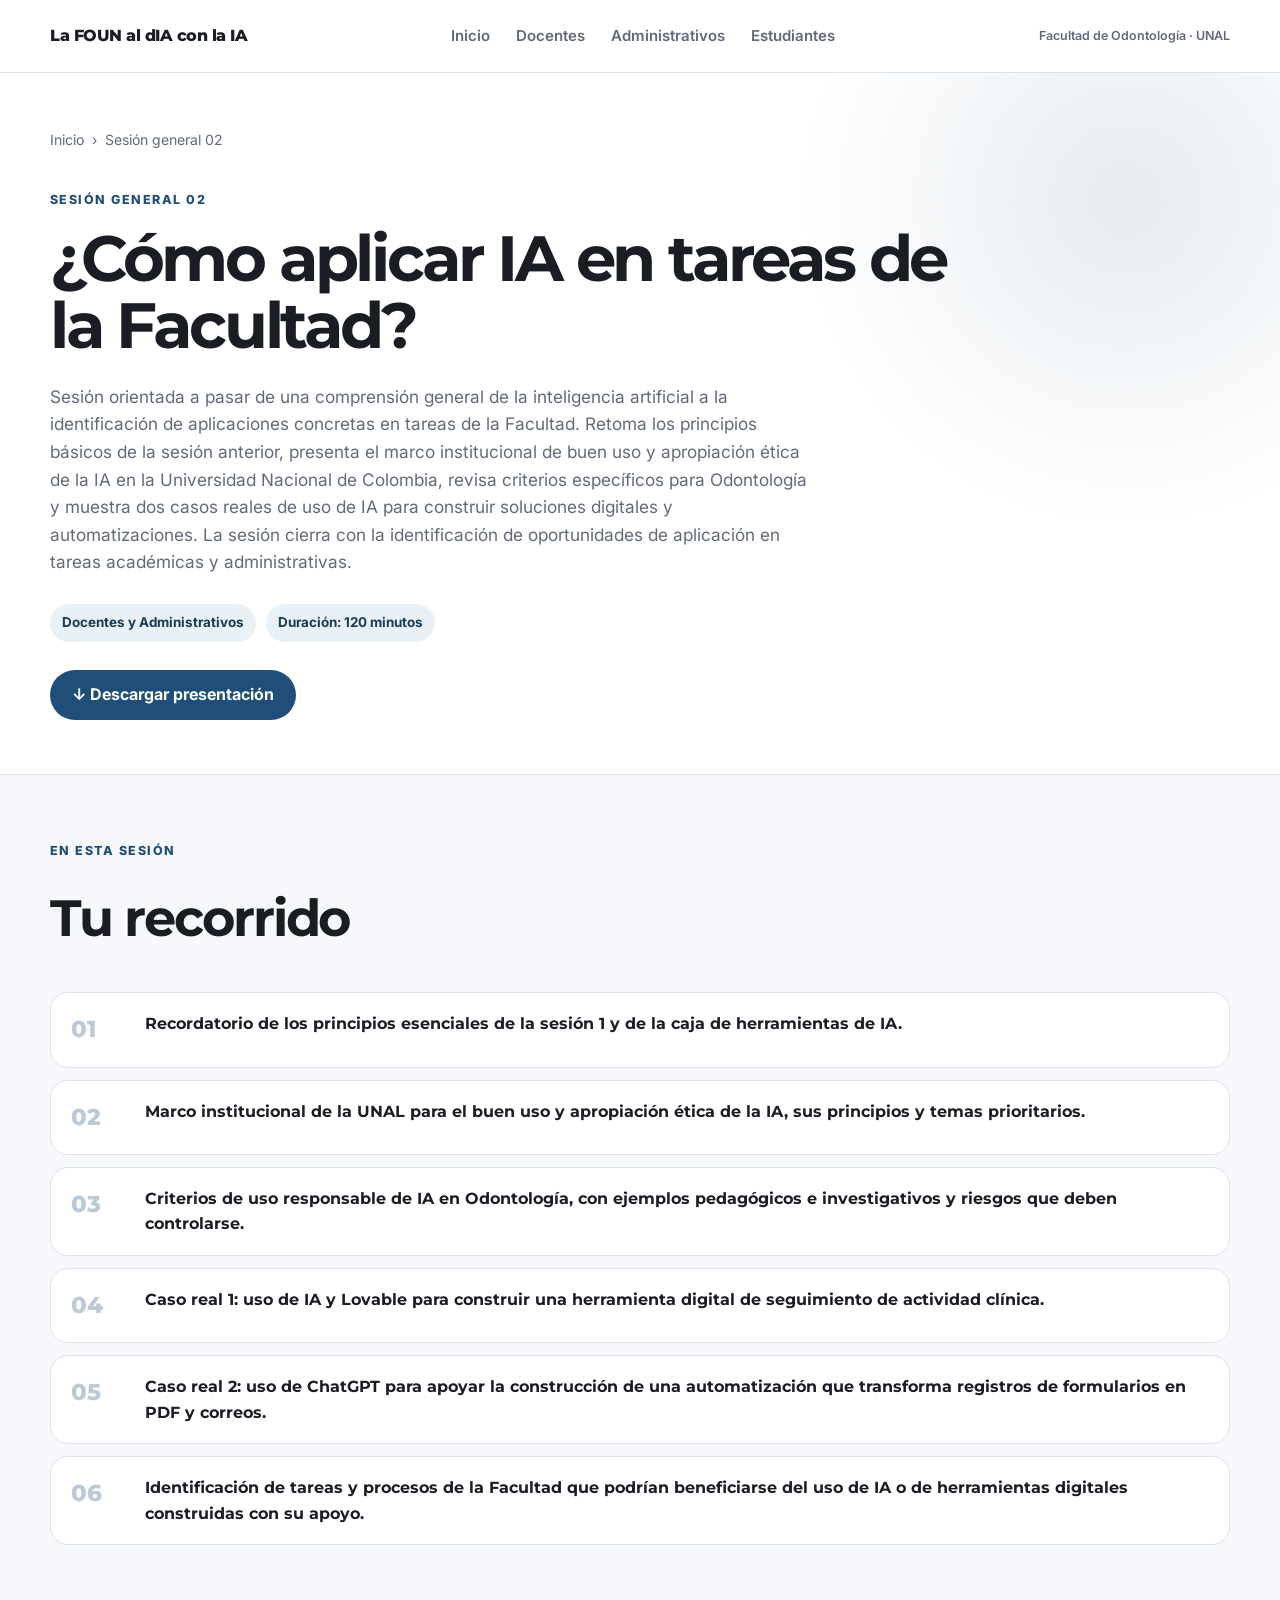
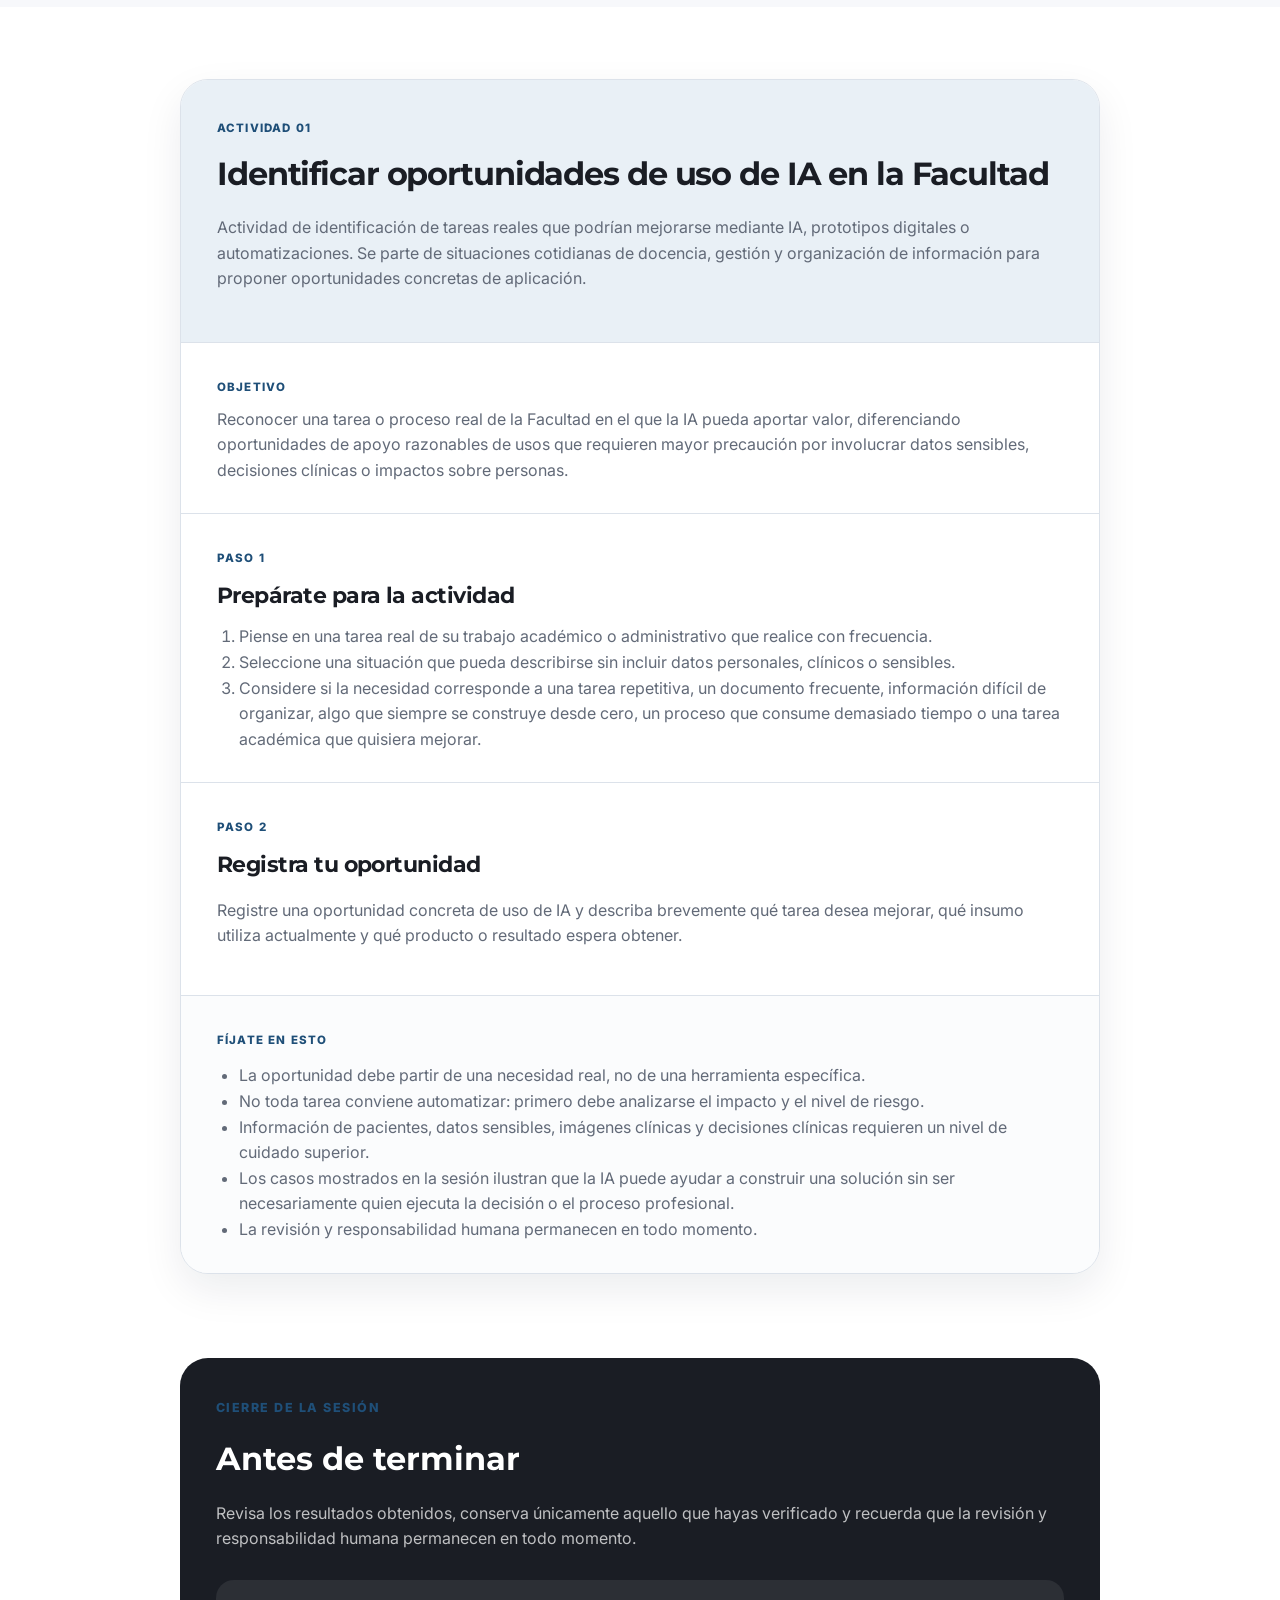
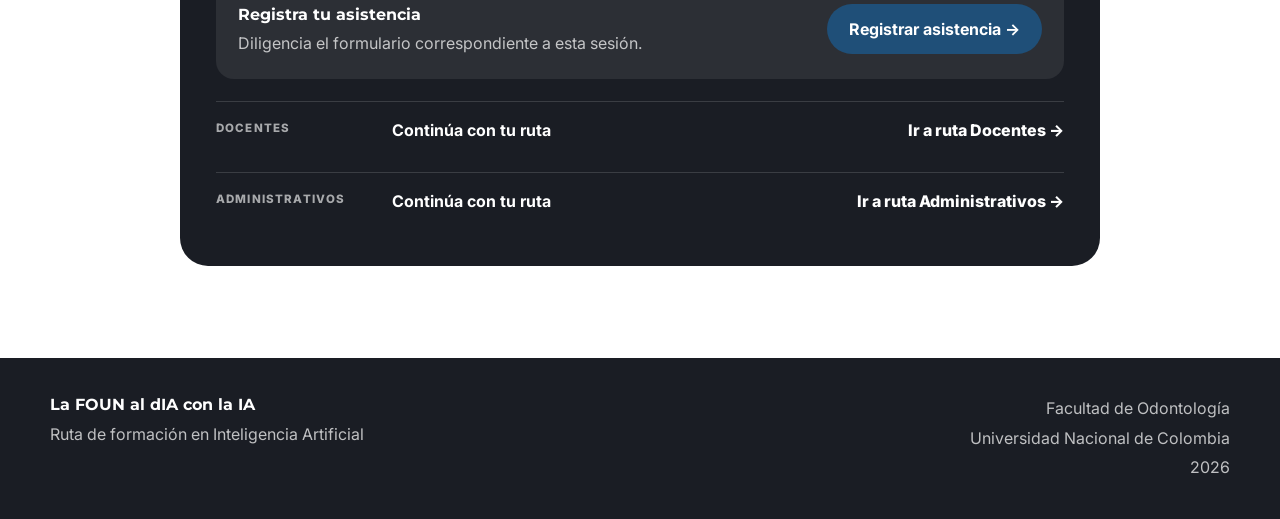
<file: general-2.html>
<!DOCTYPE html>
<html lang="es">
<head>
<meta charset="UTF-8"><meta name="viewport" content="width=device-width, initial-scale=1.0">
<meta name="description" content="¿Cómo aplicar IA en tareas de la Facultad? - La FOUN al dIA con la IA">
<title>¿Cómo aplicar IA en tareas de la Facultad? | La FOUN al dIA con la IA</title>
<link rel="preconnect" href="https://fonts.googleapis.com"><link rel="preconnect" href="https://fonts.gstatic.com" crossorigin>
<link href="https://fonts.googleapis.com/css2?family=Inter:wght@400;500;600;700&family=Montserrat:wght@600;700;800&display=swap" rel="stylesheet">
<link rel="stylesheet" href="styles.css">
</head>
<body>
<header class="site-header"><div class="container header-inner">
<a class="brand" href="index.html"><span class="brand-main">La FOUN al dIA con la IA</span></a>
<button class="menu-toggle" type="button" aria-expanded="false" aria-controls="main-nav"><span class="sr-only">Abrir menú</span><span></span><span></span><span></span></button>
<nav id="main-nav" class="main-nav" aria-label="Navegación principal"><a href="index.html">Inicio</a><a href="docentes.html">Docentes</a><a href="administrativos.html">Administrativos</a><a href="estudiantes.html">Estudiantes</a></nav>
<div class="institution">Facultad de Odontología · UNAL</div>
</div></header>

<main class="session-page" data-session-page="general-2">
<div id="locked-session-message" class="locked-page-message" hidden><div class="locked-page-card"><span class="locked-icon">🔒</span><span class="eyebrow">Sesión aún no disponible</span><h1 id="locked-session-title">¿Cómo aplicar IA en tareas de la Facultad?</h1><p id="locked-session-date"></p><a href="index.html" class="button button-primary">Volver al inicio</a></div></div>

<div id="session-content">
<section class="session-hero"><div class="container">
<nav class="breadcrumbs"><a href="index.html">Inicio</a><span>›</span><span>Sesión general 02</span></nav>
<span class="eyebrow">Sesión general 02</span>
<h1>¿Cómo aplicar IA en tareas de la Facultad?</h1>
<p>Sesión orientada a pasar de una comprensión general de la inteligencia artificial a la identificación de aplicaciones concretas en tareas de la Facultad. Retoma los principios básicos de la sesión anterior, presenta el marco institucional de buen uso y apropiación ética de la IA en la Universidad Nacional de Colombia, revisa criterios específicos para Odontología y muestra dos casos reales de uso de IA para construir soluciones digitales y automatizaciones. La sesión cierra con la identificación de oportunidades de aplicación en tareas académicas y administrativas.</p>
<div class="session-hero-meta"><span>Docentes y Administrativos</span><span>Duración: 120 minutos</span></div>
<a class="button button-primary" href="assets/presentations/S_GEN_2.pdf" download>↓ Descargar presentación</a>
</div></section>

<section class="session-outline"><div class="container">
<div class="section-heading compact"><span class="eyebrow">En esta sesión</span><h2>Tu recorrido</h2></div>
<div class="outline-list"><div class="outline-item"><span>01</span><div><strong>Recordatorio de los principios esenciales de la sesión 1 y de la caja de herramientas de IA.</strong></div></div><div class="outline-item"><span>02</span><div><strong>Marco institucional de la UNAL para el buen uso y apropiación ética de la IA, sus principios y temas prioritarios.</strong></div></div><div class="outline-item"><span>03</span><div><strong>Criterios de uso responsable de IA en Odontología, con ejemplos pedagógicos e investigativos y riesgos que deben controlarse.</strong></div></div><div class="outline-item"><span>04</span><div><strong>Caso real 1: uso de IA y Lovable para construir una herramienta digital de seguimiento de actividad clínica.</strong></div></div><div class="outline-item"><span>05</span><div><strong>Caso real 2: uso de ChatGPT para apoyar la construcción de una automatización que transforma registros de formularios en PDF y correos.</strong></div></div><div class="outline-item"><span>06</span><div><strong>Identificación de tareas y procesos de la Facultad que podrían beneficiarse del uso de IA o de herramientas digitales construidas con su apoyo.</strong></div></div></div>
</div></section>

<section class="exercise-section"><div class="container exercise-stack">
    <article class="exercise-card">
      <header class="exercise-header">
        <span class="exercise-label">ACTIVIDAD 01</span>
        <h2>Identificar oportunidades de uso de IA en la Facultad</h2>
        <p>Actividad de identificación de tareas reales que podrían mejorarse mediante IA, prototipos digitales o automatizaciones. Se parte de situaciones cotidianas de docencia, gestión y organización de información para proponer oportunidades concretas de aplicación.</p>
      </header>
      <div class="exercise-objective"><span class="step-kicker">Objetivo</span><p>Reconocer una tarea o proceso real de la Facultad en el que la IA pueda aportar valor, diferenciando oportunidades de apoyo razonables de usos que requieren mayor precaución por involucrar datos sensibles, decisiones clínicas o impactos sobre personas.</p></div>
      
        <div class="exercise-step">
          <span class="step-number">Paso 1</span><h3>Prepárate para la actividad</h3>
          <ol><li>Piense en una tarea real de su trabajo académico o administrativo que realice con frecuencia.</li><li>Seleccione una situación que pueda describirse sin incluir datos personales, clínicos o sensibles.</li><li>Considere si la necesidad corresponde a una tarea repetitiva, un documento frecuente, información difícil de organizar, algo que siempre se construye desde cero, un proceso que consume demasiado tiempo o una tarea académica que quisiera mejorar.</li></ol>
        </div>
        <div class="exercise-step">
          <span class="step-number">Paso 2</span><h3>Registra tu oportunidad</h3>
          <p>Registre una oportunidad concreta de uso de IA y describa brevemente qué tarea desea mejorar, qué insumo utiliza actualmente y qué producto o resultado espera obtener.</p>
        </div>
      
      <aside class="reflection-box"><span class="step-kicker">Fíjate en esto</span><ul><li>La oportunidad debe partir de una necesidad real, no de una herramienta específica.</li><li>No toda tarea conviene automatizar: primero debe analizarse el impacto y el nivel de riesgo.</li><li>Información de pacientes, datos sensibles, imágenes clínicas y decisiones clínicas requieren un nivel de cuidado superior.</li><li>Los casos mostrados en la sesión ilustran que la IA puede ayudar a construir una solución sin ser necesariamente quien ejecuta la decisión o el proceso profesional.</li><li>La revisión y responsabilidad humana permanecen en todo momento.</li></ul></aside>
    
    </article></div></section>

<section class="session-close"><div class="container"><div class="close-card">
<span class="eyebrow">Cierre de la sesión</span><h2>Antes de terminar</h2>
<p>Revisa los resultados obtenidos, conserva únicamente aquello que hayas verificado y recuerda que la revisión y responsabilidad humana permanecen en todo momento.</p>
<div class="attendance-box"><div><strong>Registra tu asistencia</strong><p>Diligencia el formulario correspondiente a esta sesión.</p></div><a class="button button-primary" href="https://docs.google.com/forms/d/e/1FAIpQLSf7K9PW2e9wMHVtSn1OW-xQUXMVnxvvlGyyehhFBIkjSOoYmw/viewform" target="_blank" rel="noopener">Registrar asistencia →</a></div>
<div class="continue-options" id="continue-options"></div>
</div></div></section>
</div>
</main>

<footer class="site-footer"><div class="container footer-inner"><div><strong>La FOUN al dIA con la IA</strong><p>Ruta de formación en Inteligencia Artificial</p></div><div class="footer-meta"><p>Facultad de Odontología</p><p>Universidad Nacional de Colombia</p><p>2026</p></div></div></footer>
<script src="site-config.js"></script><script src="main.js"></script>
</body></html>
</file>
<file: styles.css>
:root {
  --bg:#f7f8fb; --surface:#fff; --surface-soft:#eef2f7; --text:#1a1d24; --muted:#626a78; --line:#dce2ea;
  --brand:#1f4f78; --brand-dark:#173b59; --brand-soft:#e9f0f6;
  --route-docentes:#3c6282; --route-admin:#5f6875; --route-estudiantes:#416f66;
  --radius-lg:28px; --radius-md:18px; --radius-sm:12px; --shadow-soft:0 16px 40px rgba(19,31,45,.08); --max-width:1180px;
}
*{box-sizing:border-box} html{scroll-behavior:smooth} body{margin:0;font-family:"Inter",sans-serif;color:var(--text);background:var(--bg);line-height:1.6}
a{color:inherit;text-decoration:none} button,a{-webkit-tap-highlight-color:transparent}.container{width:min(var(--max-width),calc(100% - 40px));margin:0 auto}
.site-header{position:sticky;top:0;z-index:100;background:rgba(255,255,255,.94);backdrop-filter:blur(14px);border-bottom:1px solid var(--line)}
.header-inner{min-height:72px;display:grid;grid-template-columns:auto 1fr auto;align-items:center;gap:32px}
.brand-main{font-family:"Montserrat",sans-serif;font-weight:800;letter-spacing:-.03em}.main-nav{display:flex;justify-content:center;gap:26px}
.main-nav a{font-size:.94rem;font-weight:600;color:var(--muted)}.main-nav a:hover,.main-nav a.active{color:var(--brand)}
.institution{font-size:.78rem;font-weight:600;color:var(--muted);white-space:nowrap}.menu-toggle{display:none;border:0;background:transparent;padding:8px;cursor:pointer}
.menu-toggle span:not(.sr-only){width:24px;height:2px;display:block;margin:5px 0;background:var(--text)}
.sr-only{position:absolute;width:1px;height:1px;padding:0;margin:-1px;overflow:hidden;clip:rect(0,0,0,0);white-space:nowrap;border:0}
.eyebrow{display:inline-block;margin-bottom:16px;font-size:.78rem;font-weight:800;letter-spacing:.12em;text-transform:uppercase;color:var(--brand)}
.button{display:inline-flex;align-items:center;justify-content:center;gap:10px;min-height:50px;padding:0 22px;border-radius:999px;font-weight:700;transition:.2s}
.button-primary{background:var(--brand);color:#fff}.button-primary:hover{background:var(--brand-dark);transform:translateY(-2px)}
.hero{padding:84px 0 72px;overflow:hidden}.hero-grid{display:grid;grid-template-columns:1.1fr .9fr;align-items:center;gap:72px}
.hero h1,.section-heading h2,.route-card h3{font-family:"Montserrat",sans-serif}.hero h1{max-width:720px;margin:0;font-size:clamp(3rem,6vw,5.8rem);line-height:.98;letter-spacing:-.055em}
.hero h1 span{color:var(--brand)}.hero p{max-width:680px;margin:28px 0 32px;font-size:1.12rem;color:var(--muted)}
.hero-visual{position:relative;min-height:430px;display:grid;place-items:center}.visual-card{position:relative;z-index:2;width:min(340px,84%);min-height:250px;padding:36px;display:flex;flex-direction:column;justify-content:center;border-radius:var(--radius-lg);background:var(--surface);box-shadow:var(--shadow-soft);border:1px solid var(--line)}
.visual-card strong{font-family:"Montserrat",sans-serif;font-size:2rem;line-height:1.15}.visual-kicker{margin-bottom:24px;font-size:.74rem;font-weight:800;letter-spacing:.12em;text-transform:uppercase;color:var(--brand)}
.visual-orbit{position:absolute;border:1px solid rgba(31,79,120,.18);border-radius:50%}.orbit-one{width:370px;height:370px}.orbit-two{width:490px;height:490px}
.visual-dot{position:absolute;border-radius:50%;background:var(--brand)}.dot-one{width:22px;height:22px;top:18%;right:19%}.dot-two{width:14px;height:14px;bottom:21%;left:18%;opacity:.75}.dot-three{width:9px;height:9px;top:34%;left:10%;opacity:.45}
.routes-section{padding:76px 0 96px;background:var(--surface)}.section-heading{max-width:720px;margin-bottom:42px}.section-heading h2{margin:0 0 14px;font-size:clamp(2.2rem,4vw,3.4rem);letter-spacing:-.04em}.section-heading p{margin:0;color:var(--muted);font-size:1.05rem}
.routes-grid{display:grid;grid-template-columns:repeat(3,1fr);gap:22px}.route-card{min-height:360px;padding:30px;display:flex;flex-direction:column;justify-content:space-between;border-radius:var(--radius-lg);background:var(--surface);border:1px solid var(--line);box-shadow:0 10px 28px rgba(25,34,46,.05);transition:.2s}
.route-card:hover{transform:translateY(-5px);box-shadow:var(--shadow-soft)}.route-card::before{content:"";width:56px;height:5px;display:block;margin-bottom:24px;border-radius:999px;background:var(--brand)}
.route-docentes::before{background:var(--route-docentes)}.route-admin::before{background:var(--route-admin)}.route-estudiantes::before{background:var(--route-estudiantes)}
.route-label{font-size:.74rem;font-weight:800;letter-spacing:.12em;color:var(--muted)}.route-card h3{margin:12px 0 8px;font-size:1.55rem;letter-spacing:-.03em}.route-card p{color:var(--muted)}.route-card .session-count{margin:0 0 18px;font-weight:800;color:var(--text)}
.route-link{display:inline-flex;align-items:center;gap:8px;margin-top:26px;font-weight:800;color:var(--brand)}
.site-footer{padding:34px 0;background:var(--text);color:#fff}.footer-inner{display:flex;justify-content:space-between;align-items:flex-start;gap:40px}.footer-inner strong{font-family:"Montserrat",sans-serif}.footer-inner p{margin:4px 0;color:rgba(255,255,255,.72)}.footer-meta{text-align:right}
.route-hero{padding:56px 0 48px;background:var(--surface);border-bottom:1px solid var(--line)}.route-accent-docentes{background:radial-gradient(circle at 85% 15%,rgba(60,98,130,.12),transparent 28%),var(--surface)}
.route-accent-administrativos{background:radial-gradient(circle at 85% 15%,rgba(95,104,117,.12),transparent 28%),var(--surface)}.route-accent-estudiantes{background:radial-gradient(circle at 85% 15%,rgba(65,111,102,.12),transparent 28%),var(--surface)}
.breadcrumbs{display:flex;align-items:center;gap:8px;margin-bottom:34px;font-size:.88rem;color:var(--muted)}.breadcrumbs a:hover{color:var(--brand)}
.route-hero h1,.session-hero h1{max-width:900px;margin:0;font-family:"Montserrat",sans-serif;font-size:clamp(2.6rem,5vw,4.7rem);line-height:1.04;letter-spacing:-.05em}
.route-hero>.container>p,.session-hero>.container>p{max-width:760px;margin:24px 0 28px;color:var(--muted);font-size:1.08rem}.route-summary,.session-hero-meta{display:flex;flex-wrap:wrap;gap:10px}
.route-summary span,.session-hero-meta span{padding:8px 12px;border-radius:999px;background:var(--brand-soft);color:var(--brand-dark);font-size:.84rem;font-weight:700}
.journey-section{padding:70px 0 92px}.section-heading.compact{margin-bottom:34px}.session-list{display:flex;flex-direction:column;gap:18px}
.session-card{display:grid;grid-template-columns:72px minmax(0,1fr) auto;gap:24px;align-items:center;padding:26px 28px;background:var(--surface);border:1px solid var(--line);border-radius:var(--radius-md);box-shadow:0 8px 24px rgba(25,34,46,.04)}
.session-card.available{border-left:5px solid var(--brand)}.session-card.locked{background:#fbfcfd}.session-number{font-family:"Montserrat",sans-serif;font-size:2.2rem;font-weight:800;color:rgba(31,79,120,.22)}
.session-type{display:inline-block;margin-bottom:5px;font-size:.72rem;font-weight:800;letter-spacing:.1em;color:var(--brand);text-transform:uppercase}.session-content h3{margin:0 0 8px;font-family:"Montserrat",sans-serif;font-size:1.35rem;letter-spacing:-.025em}.session-content p{max-width:720px;margin:0;color:var(--muted)}
.session-meta{display:flex;flex-wrap:wrap;gap:14px;margin-top:16px;font-size:.84rem;color:var(--muted)}.status{font-weight:800}.status-available{color:#2d6a4f}.status-locked{color:var(--muted)}
.session-action{display:inline-flex;align-items:center;gap:8px;padding:11px 15px;border-radius:999px;font-size:.9rem;font-weight:800;color:var(--brand);background:var(--brand-soft);white-space:nowrap}.session-action.disabled{color:#8b929d;background:var(--surface-soft);cursor:default}
.session-hero{padding:56px 0 54px;background:radial-gradient(circle at 88% 18%,rgba(31,79,120,.11),transparent 26%),var(--surface);border-bottom:1px solid var(--line)}.session-hero-meta{margin-bottom:28px}
.session-outline{padding:62px 0;background:var(--bg)}.outline-list{display:flex;flex-direction:column;gap:12px}.outline-item{display:grid;grid-template-columns:56px 1fr;gap:18px;padding:18px 20px;align-items:start;border-radius:var(--radius-md);background:var(--surface);border:1px solid var(--line)}
.outline-item>span{font-family:"Montserrat",sans-serif;font-size:1.45rem;font-weight:800;color:rgba(31,79,120,.3)}.outline-item strong{font-family:"Montserrat",sans-serif}.outline-item p{margin:4px 0 0;color:var(--muted)}
.exercise-section{padding:72px 0 84px;background:var(--surface)}.exercise-stack{display:flex;flex-direction:column;gap:34px}.exercise-card{max-width:920px;width:100%;margin:0 auto;overflow:hidden;border:1px solid var(--line);border-radius:var(--radius-lg);background:var(--surface);box-shadow:var(--shadow-soft)}
.exercise-header{padding:34px 36px;background:var(--brand-soft)}.exercise-label,.step-kicker,.step-number,.file-type{display:inline-block;font-size:.72rem;font-weight:800;letter-spacing:.1em;text-transform:uppercase;color:var(--brand)}
.exercise-header h2{margin:8px 0;font-family:"Montserrat",sans-serif;font-size:2rem;letter-spacing:-.035em}.exercise-header p,.exercise-objective p,.exercise-step p,.exercise-step li,.reflection-box li{color:var(--muted)}
.exercise-objective,.exercise-step,.reflection-box{padding:30px 36px;border-top:1px solid var(--line)}.exercise-objective p{margin:8px 0 0}.exercise-step h3{margin:8px 0 10px;font-family:"Montserrat",sans-serif;font-size:1.35rem;letter-spacing:-.025em}
.exercise-step ol,.reflection-box ul{margin:12px 0 0;padding-left:22px}.download-list{display:flex;flex-direction:column;gap:12px;margin-top:18px}.download-card{display:flex;align-items:center;justify-content:space-between;gap:24px;padding:18px;border:1px solid var(--line);border-radius:var(--radius-md);background:var(--bg)}
.download-card strong,.download-card small{display:block}.download-card strong{margin:4px 0}.download-card small{color:var(--muted)}.download-button{padding:10px 14px;border:1px solid var(--line);border-radius:999px;background:var(--surface);color:var(--brand);font-size:.88rem;font-weight:800;white-space:nowrap}
.prompt-block{margin-top:18px;overflow:hidden;border:1px solid #cbd8e4;border-radius:var(--radius-md);background:#f5f9fc}.prompt-topbar{display:flex;justify-content:space-between;align-items:center;gap:16px;padding:12px 16px;border-bottom:1px solid #cbd8e4}.prompt-topbar>span{font-size:.72rem;font-weight:800;letter-spacing:.1em;color:var(--brand)}
.copy-prompt{border:0;border-radius:999px;padding:9px 13px;background:var(--brand);color:#fff;font-family:"Inter",sans-serif;font-size:.84rem;font-weight:800;cursor:pointer}.prompt-text{padding:22px;white-space:pre-line;color:var(--text);line-height:1.75}.reflection-box{background:#fbfcfd}
.session-close{padding:0 0 92px;background:var(--surface)}.close-card{max-width:920px;margin:0 auto;padding:36px;border-radius:var(--radius-lg);background:var(--text);color:#fff}.close-card h2{margin:0 0 10px;font-family:"Montserrat",sans-serif;font-size:2rem}.close-card>p,.attendance-box p{color:rgba(255,255,255,.72)}
.attendance-box{display:flex;align-items:center;justify-content:space-between;gap:28px;margin-top:28px;padding:22px;border-radius:var(--radius-md);background:rgba(255,255,255,.08)}.attendance-box strong{font-family:"Montserrat",sans-serif}.attendance-box p{margin:4px 0 0}
.continue-options{display:flex;flex-direction:column;gap:12px;margin-top:22px}.continue-options>div{display:grid;grid-template-columns:160px 1fr auto;gap:16px;align-items:center;padding:16px 0;border-top:1px solid rgba(255,255,255,.14)}.continue-options .session-type{color:rgba(255,255,255,.62)}.continue-options a{font-weight:800}
[hidden] {
  display: none !important;
}
.locked-page-message{min-height:70vh;display:grid;place-items:center;padding:60px 20px}.locked-page-card{max-width:650px;text-align:center;background:#fff;border:1px solid var(--line);border-radius:var(--radius-lg);padding:44px;box-shadow:var(--shadow-soft)}.locked-page-card h1{font-family:"Montserrat",sans-serif;font-size:2.3rem;margin:8px 0 12px}.locked-page-card p{color:var(--muted)}.locked-icon{font-size:2rem;display:block;margin-bottom:14px}
@media(max-width:960px){.header-inner{grid-template-columns:1fr auto}.institution{display:none}.menu-toggle{display:block}.main-nav{position:absolute;top:72px;left:0;right:0;display:none;flex-direction:column;gap:0;padding:12px 20px 18px;background:#fff;border-bottom:1px solid var(--line)}.main-nav.is-open{display:flex}.main-nav a{padding:12px 0}.hero-grid{grid-template-columns:1fr;gap:36px}.hero-visual{min-height:330px}.orbit-one{width:280px;height:280px}.orbit-two{width:360px;height:360px}.routes-grid{grid-template-columns:1fr}.route-card{min-height:280px}}
@media(max-width:820px){.session-card{grid-template-columns:54px minmax(0,1fr)}.session-action{grid-column:2;justify-self:start}}
@media(max-width:700px){.exercise-header,.exercise-objective,.exercise-step,.reflection-box,.close-card{padding:24px}.download-card,.attendance-box{flex-direction:column;align-items:stretch}.download-button,.attendance-box .button{width:100%;justify-content:center;text-align:center}.prompt-topbar{align-items:stretch;flex-direction:column}.copy-prompt{width:100%}.continue-options>div{grid-template-columns:1fr;gap:5px}}
@media(max-width:640px){.container{width:min(100% - 28px,var(--max-width))}.hero{padding:54px 0 44px}.hero h1{font-size:clamp(2.6rem,14vw,4.2rem)}.hero p{font-size:1rem}.hero-visual{min-height:280px}.visual-card{min-height:220px;padding:28px}.visual-card strong{font-size:1.6rem}.routes-section{padding:58px 0 70px}.route-card{padding:24px}.footer-inner{flex-direction:column}.footer-meta{text-align:left}.route-hero,.session-hero{padding:42px 0 38px}.breadcrumbs{margin-bottom:24px}.journey-section{padding:50px 0 66px}.session-card{grid-template-columns:1fr;gap:14px;padding:22px}.session-number{font-size:1.7rem}.session-action{grid-column:auto;width:100%;justify-content:center}}
</file>
